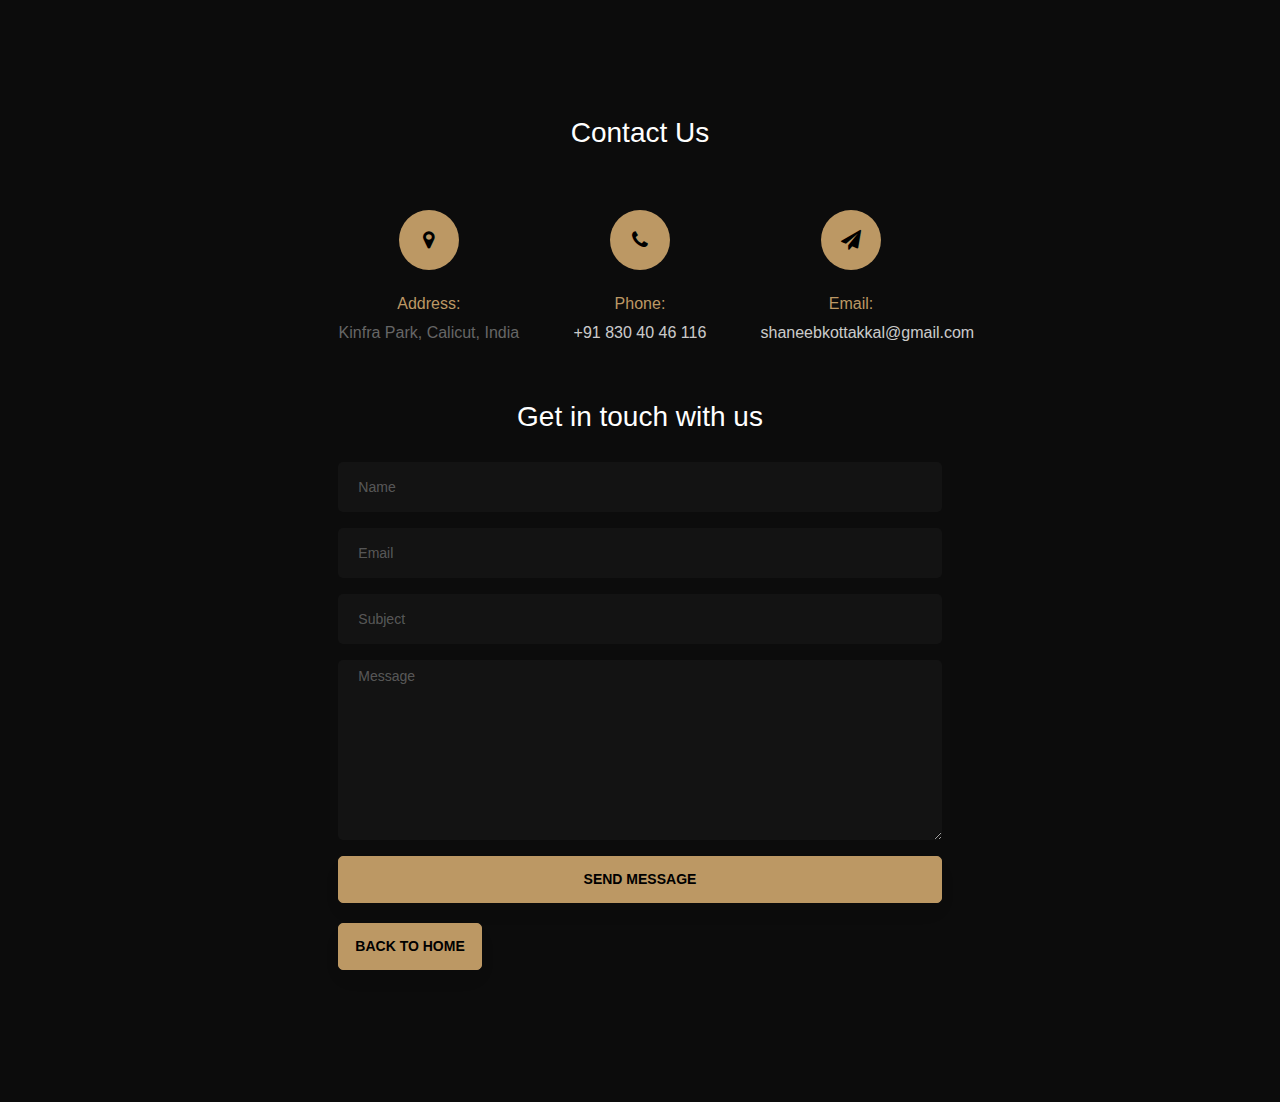
<file: contact.html>
<!doctype html>
<html lang="en">
  <head>
  	<title>Contact</title>
    <meta charset="utf-8">
    <meta name="viewport" content="width=device-width, initial-scale=1, shrink-to-fit=no">

	<link href='https://fonts.googleapis.com/css?family=Roboto:400,100,300,700' rel='stylesheet' type='text/css'>

	<link rel="stylesheet" href="https://stackpath.bootstrapcdn.com/font-awesome/4.7.0/css/font-awesome.min.css">
	<script src="https://ajax.googleapis.com/ajax/libs/jquery/3.5.1/jquery.min.js"></script>

	<link rel="icon" type="image/x-icon" href="assets/images/Shaneeb_c.jpg">

	<link rel="stylesheet" href="css/style.css">
	<!-- <link rel="stylesheet" href="assets/css/style-starter.css"> -->


	</head>
	<body>
		
	<section class="ftco-section">
		<div class="container">
			<div class="row justify-content-center">
				<div class="col-md-6 text-center mb-5">
					<h2 class="heading-section">Contact Us</h2>
				</div>
			</div>
			<div class="row justify-content-center">
				<div class="col-lg-10 col-md-12">
					<div class="wrapper">
						<div class="row justify-content-center">
							<div class="col-lg-8 mb-5">
								<div class="row">
									<div class="col-md-4">
										<div class="dbox w-100 text-center">
					        		<div class="icon d-flex align-items-center justify-content-center">
					        			<span class="fa fa-map-marker"></span>
					        		</div>
					        		<div class="text">
						            <p><span>Address:</span> Kinfra Park, Calicut, India</p>
						          </div>
					          </div>
									</div>
									<div class="col-md-4">
										<div class="dbox w-100 text-center">
					        		<div class="icon d-flex align-items-center justify-content-center">
					        			<span class="fa fa-phone"></span>
					        		</div>
					        		<div class="text">
						            <p><span>Phone:</span> <a href="tel://1234567920">+91 830 40 46 116</a></p>
						          </div>
					          </div>
									</div>
									<div class="col-md-4">
										<div class="dbox w-100 text-center">
					        		<div class="icon d-flex align-items-center justify-content-center">
					        			<span class="fa fa-paper-plane"></span>
					        		</div>
					        		<div class="text">
						            <p><span>Email:</span> <a href="mailto:info@yoursite.com">shaneebkottakkal@gmail.com</a></p>
						          </div>
					          </div>
									</div>
								</div>
							</div>
							<div class="col-lg-8">
								<div class="contact-wrap">
									<h3 class="mb-4 text-center">Get in touch with us</h3>
									<div id="form-message-warning" class="mb-4 w-100 text-center"></div> 
				      		<div id="form-message-success" class="mb-4 w-100 text-center">
				            Your message was sent, thank you!
				      		</div>
									<form  id="submit-form" name="contactForm" class="contactForm">
										<div class="row">
											<div class="col-md-12">
												<div class="form-group">
													<input type="text" class="form-control" name="Name" id="name" placeholder="Name">
												</div>
											</div>
											<div class="col-md-12"> 
												<div class="form-group">
													<input type="email" class="form-control" name="Email" id="email" placeholder="Email">
												</div>
											</div>
											<div class="col-md-12">
												<div class="form-group">
													<input type="text" class="form-control" name="Subject" id="subject" placeholder="Subject">
												</div>
											</div>
											<div class="col-md-12">
												<div class="form-group">
													<textarea name="message" class="form-control" id="Message" cols="30" rows="8" placeholder="Message"></textarea>
												</div>
											</div>
											<div class="col-md-12">
												<div class="form-group">
													<input type="submit" value="Send Message" class="btn btn-primary">
													<div class="submitting"></div>
												</div>
											</div>
										</div>
									</form>
									<div class="d-flex justify-items-center">
									<a href="index.html">
									<button type="button" class="btn btn-primary">Back to home</button>
								</a>
							</div>

								</div>
							</div>
						</div>
					</div>
				</div>
			</div>
		</div>
	</section>
	



	<script>
		$("#submit-form").submit((e)=>{
			e.preventDefault()
			$.ajax({
				url:"https://script.google.com/macros/s/AKfycbwkb-E0u6MHd_vpWWihdDv_v3HDaRUAwb11sWx35BEOEvsbYZEzclXPemix00KD1QhvTw/exec",
				data:$("#submit-form").serialize(),
				method:"post",
				success:function (response){
					alert("Form submitted successfully")
					window.location.reload()
					//window.location.href="https://google.com"
				},
				error:function (err){
					alert("Something Error")
	
				}
			})
		})
	</script>

	<script src="js/jquery.min.js"></script>
  <script src="js/popper.js"></script>
  <script src="js/bootstrap.min.js"></script>
  <script src="js/jquery.validate.min.js"></script>
  <script src="js/main.js"></script>

	</body>
</html>
</file>
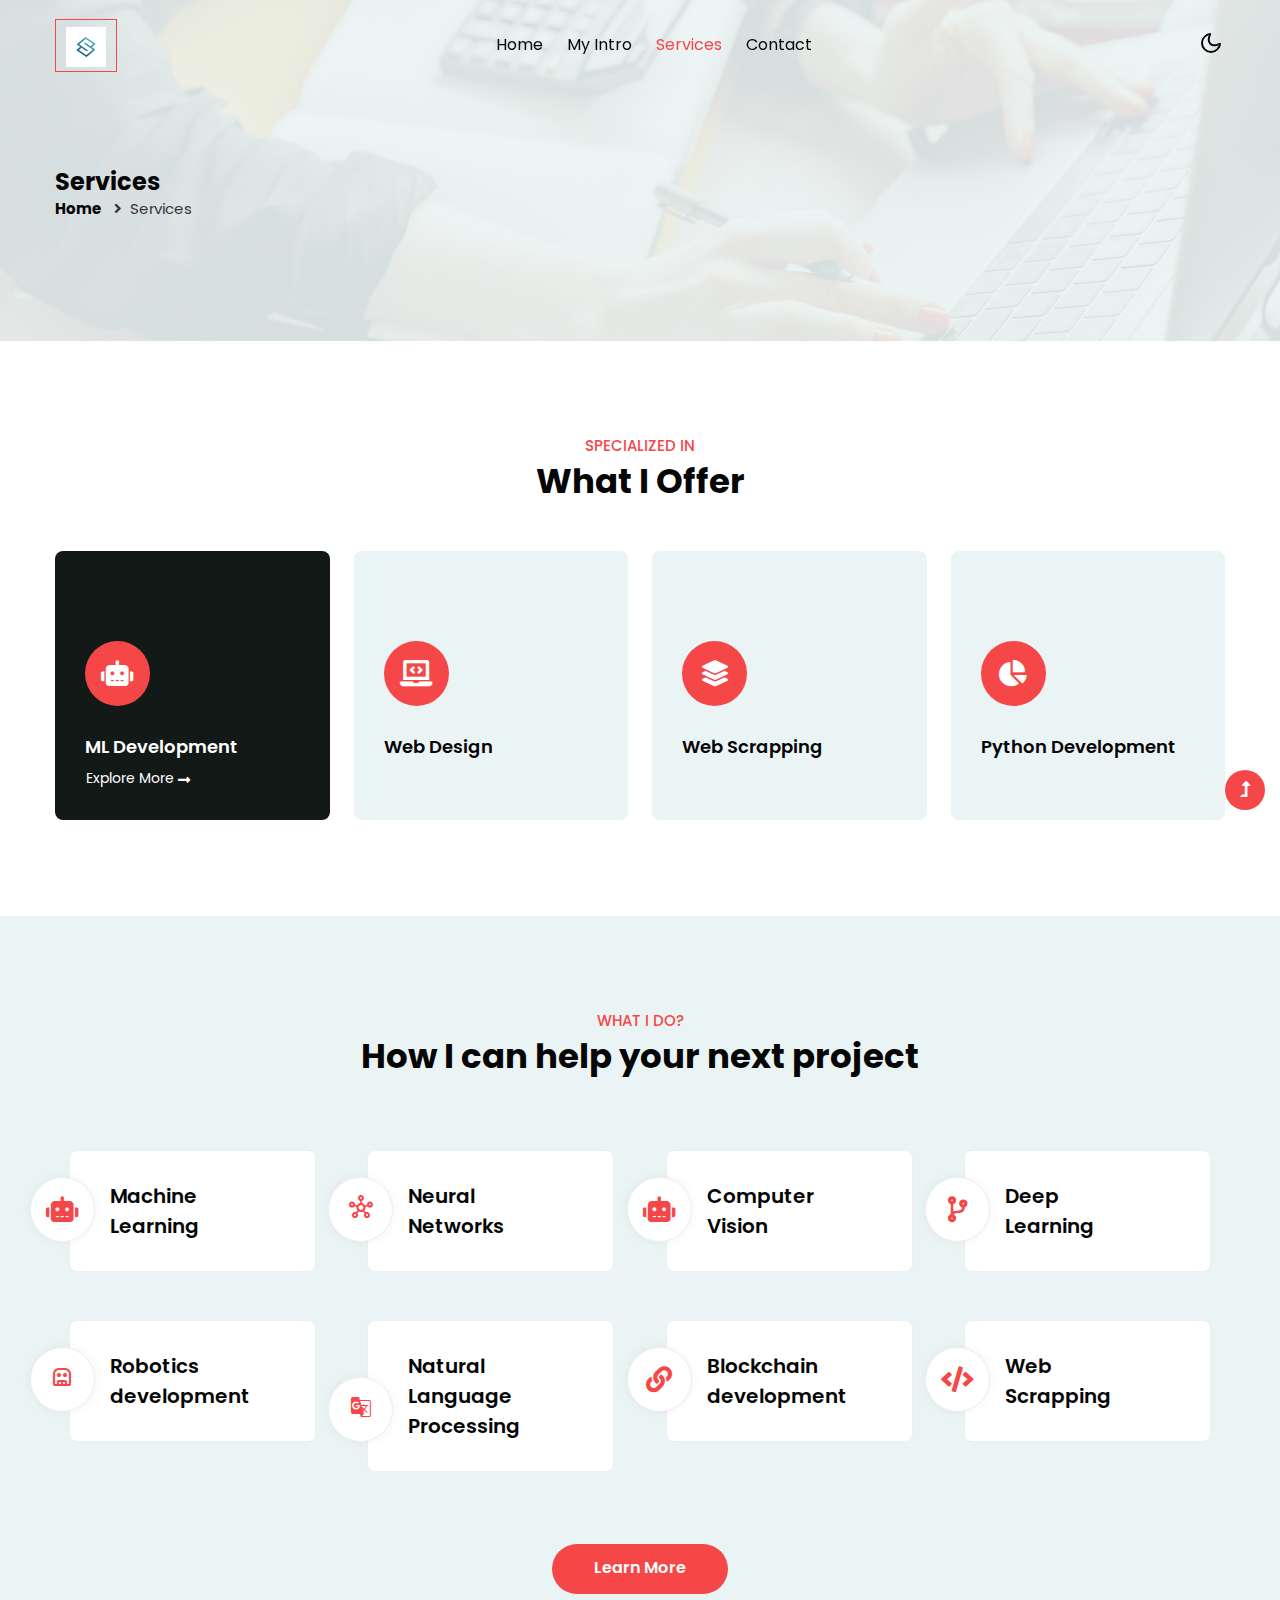
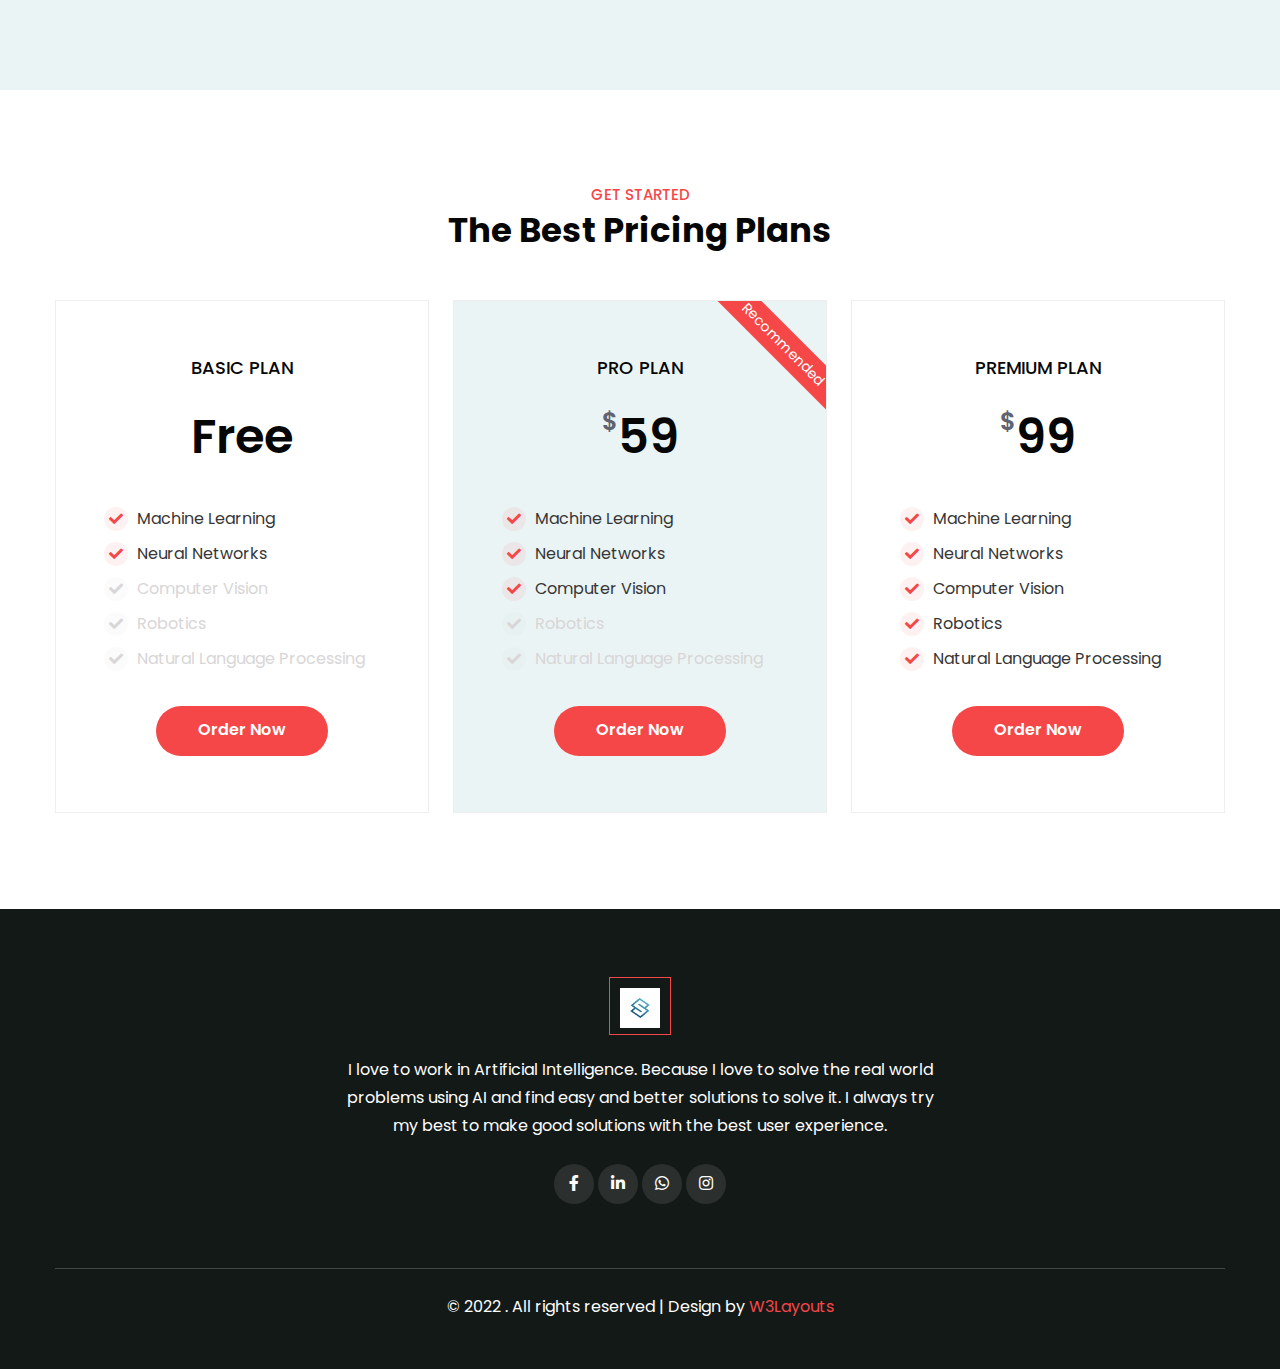
<file: services.html>
<!--
Author: W3layouts
Author URL: http://w3layouts.com
-->
<!doctype html>
<html lang="en">

<head>
    <!-- Required meta tags -->
    <meta charset="utf-8">
    <meta name="viewport" content="width=device-width, initial-scale=1">
    <title>Services</title>
    <!-- google font -->
    <link rel="stylesheet" href="https://fonts.googleapis.com/css2?family=Material+Symbols+Outlined:opsz,wght,FILL,GRAD@48,400,0,0" />

    <link href="//fonts.googleapis.com/css2?family=Poppins:wght@100;200;300;400;500;600;700;800;900&display=swap"
        rel="stylesheet">

    <link rel="icon" type="image/x-icon" href="assets/images/Shaneeb_c.jpg">
    <!-- Template CSS Style link -->
    <link rel="stylesheet" href="assets/css/style-starter.css">
</head>

<body>
    <!-- header -->
    <header id="site-header" class="fixed-top">
        <div class="container">
            <nav class="navbar navbar-expand-lg navbar-light">
                <a class="navbar-brand" href="index.html">
                    <img style="width: 40px;" src="assets/images/Sicon.png" alt="">
                </a>
                <button class="navbar-toggler collapsed" type="button" data-bs-toggle="collapse"
                    data-bs-target="#navbarScroll" aria-controls="navbarScroll" aria-expanded="false"
                    aria-label="Toggle navigation">
                    <span class="navbar-toggler-icon fa icon-expand fa-bars"></span>
                    <span class="navbar-toggler-icon fa icon-close fa-times"></span>
                </button>
                <div class="collapse navbar-collapse" id="navbarScroll">
                    <ul class="navbar-nav mx-auto my-2 my-lg-0 navbar-nav-scroll">
                        <li class="nav-item">
                            <a class="nav-link" aria-current="page" href="index.html">Home</a>
                        </li>
                        <li class="nav-item">
                            <a class="nav-link" href="about.html">My Intro</a>
                        </li>
                        <li class="nav-item">
                            <a class="nav-link active" href="services.html">Services</a>
                        </li>
                        <li class="nav-item">
                            <a class="nav-link" href="contact.html">Contact</a>
                        </li>
                    <!-- </ul>
                    <form action="#search" method="GET" class="d-flex search-header">
                        <input class="form-control" type="search" placeholder="Enter Keyword..." aria-label="Search"
                            required>
                        <button class="btn btn-style" type="submit">Search</button>
                    </form> -->
                </div>
                <!-- toggle switch for light and dark theme -->
                <div class="cont-ser-position">
                    <nav class="navigation">
                        <div class="theme-switch-wrapper">
                            <label class="theme-switch" for="checkbox">
                                <input type="checkbox" id="checkbox">
                                <div class="mode-container">
                                    <i class="gg-sun"></i>
                                    <i class="gg-moon"></i>
                                </div>
                            </label>
                        </div>
                    </nav>
                </div>
                <!-- //toggle switch for light and dark theme -->
            </nav>
        </div>
    </header>
    <!-- //header -->

    <!-- inner banner -->
    <section class="inner-banner py-5">
        <div class="w3l-breadcrumb py-lg-5">
            <div class="container pt-4 pb-sm-4">
                <h4 class="inner-text-title font-weight-bold pt-sm-5 pt-4">Services</h4>
                <ul class="breadcrumbs-custom-path">
                    <li><a href="index.html">Home</a></li>
                    <li class="active"><i class="fas fa-angle-right mx-2"></i>Services</li>
                </ul>
            </div>
        </div>
    </section>
    <!-- //inner banner -->

    <!-- grids section -->
    <section class="w3l-bottom-grids-6 py-5" id="features">
        <div class="container py-md-5 py-4">
            <div class="title-heading-w3 text-center mb-sm-5 mb-4">
                <h5 class="title-small mb-1">specialized In</h5>
                <h3 class="title-style">What I Offer</h3>
            </div>
            <div class="row">
                <div class="col-lg-3 col-md-6 grids-feature">
                    <div class="area-box active">
                        <div class="icon-style">
                            <i class="fas fa-robot"></i>
                        </div>
                        <h4><a href="#feature" class="title-head">ML Development</a></h4>
                        <a href="about.html" class="btn more p-0">Explore More<i
                                class="fas fa-long-arrow-alt-right ms-1"></i></a>
                    </div>
                </div>
                <div class="col-lg-3 col-md-6 grids-feature mt-md-0 mt-4">
                    <div class="area-box">
                        <div class="icon-style">
                            <i class="fas fa-laptop-code"></i>
                        </div>
                        <h4><a href="#feature" class="title-head">Web Design</a></h4>
                        <a href="about.html" class="btn more p-0">Explore More<i
                                class="fas fa-long-arrow-alt-right ms-1"></i></a>
                    </div>
                </div>
                <div class="col-lg-3 col-md-6 grids-feature mt-lg-0 mt-4">
                    <div class="area-box">
                        <div class="icon-style">
                            <i class="fas fa-layer-group"></i>
                        </div>
                        <h4><a href="#feature" class="title-head">Web Scrapping</a></h4>
                        <a href="about.html" class="btn more p-0">Explore More<i
                                class="fas fa-long-arrow-alt-right ms-1"></i></a>
                    </div>
                </div>
                <div class="col-lg-3 col-md-6 grids-feature mt-lg-0 mt-4">
                    <div class="area-box">
                        <div class="icon-style">
                            <i class="fas fa-chart-pie"></i>
                        </div>
                        <h4><a href="#feature" class="title-head">Python Development</a></h4>
                        <a href="about.html" class="btn more p-0">Explore More<i
                                class="fas fa-long-arrow-alt-right ms-1"></i></a>
                    </div>
                </div>
            </div>
        </div>
    </section>
    <!-- //grids section -->

    <!-- service section -->
    <section class="w3l-servicesblock1 py-5" id="services">
        <div class="container py-md-5 py-4">
            <div class="title-heading-w3 text-center mb-sm-5 mb-4">
                <h5 class="title-small mb-1">What i do?</h5>
                <h3 class="title-style">How I can help your next project</h3>
            </div>
            <div class="w3-services-grids py-lg-4">
                <div class="fea-gd-vv row">
                    <div class="col-lg-3 col-md-6">
                        <div class="feature-gd icon-yellow">
                            <div class="icon">
                                <i class="fas fa-robot"></i>
                            </div>
                            <div class="icon-info">
                                <a href="#url">Machine <br> Learning </a>
                            </div>
                        </div>
                    </div>
                    <div class="col-lg-3 col-md-6 mt-md-0 mt-4">
                        <div class="feature-gd icon-vilot">
                            <div class="icon">
                                <span class="material-symbols-outlined">
                                    hub
                                    </span>                            </div>
                            <div class="icon-info">
                                <a href="#url">Neural <br>Networks</a>
                            </div>
                        </div>
                    </div>
                    <div class="col-lg-3 col-md-6 mt-lg-0 mt-md-5 mt-4">
                        <div class="feature-gd icon-blue">
                            <div class="icon">
                                <i class="fas fa-robot"></i>
                            </div>
                            <div class="icon-info">
                                <a href="#url">Computer<br> Vision</a>
                            </div>
                        </div>
                    </div>
                    <div class="col-lg-3 col-md-6 mt-lg-0 mt-md-5 mt-4">
                        <div class="feature-gd icon-red">
                            <div class="icon">
                                <i class=" fas fa-code-branch"></i>
                            </div>
                            <div class="icon-info">
                                <a href="#url">Deep<br> Learning</a>
                            </div>
                        </div>
                    </div>
                    <div class="col-lg-3 col-md-6 mt-md-5 mt-4">
                        <div class="feature-gd icon-light-green">
                            <div class="icon">
                                <span class="material-symbols-outlined">
                                    robot
                                    </span>                            </div>
                            <div class="icon-info">
                                <a href="#url">Robotics<br> development </a>
                            </div>
                        </div>
                    </div>
                    <div class="col-lg-3 col-md-6 mt-md-5 mt-4">
                        <div class="feature-gd icon-light-blue">
                            <div class="icon">
                                <span class="material-symbols-outlined">
                                    g_translate
                                    </span>                            </div>
                            <div class="icon-info">
                                <a href="#url">Natural Language<br> Processing</a>
                            </div>
                        </div>
                    </div>
                    <div class="col-lg-3 col-md-6 mt-md-5 mt-4">
                        <div class="feature-gd icon-dark-green">
                            <div class="icon">
                                <i class="fas fa-link"></i>
                            </div>
                            <div class="icon-info">
                                <a href="#url">Blockchain<br> development</a>
                            </div>
                        </div>
                    </div>
                    <div class="col-lg-3 col-md-6 mt-md-5 mt-4">
                        <div class="feature-gd icon-pink">
                            <div class="icon">
                                <i class="fas fa-code"></i>
                            </div>
                            <div class="icon-info">
                                <a href="#url">Web <br> Scrapping</a>
                            </div>
                        </div>
                    </div>
                </div>
            </div>
            <div class="text-center mt-5">
                <a href="services.html" class="btn btn-style">Learn More</a>
            </div>
        </div>
    </section>
    <!-- //service section -->

    <!-- pricing section -->
    <section class="w3l-pricing py-5">
        <div class="container py-md-5 py-4">
            <div class="title-heading-w3 text-center mb-sm-5 mb-4">
                <h5 class="title-small mb-1">Get Started</h5>
                <h3 class="title-style">The Best Pricing Plans</h3>
            </div>
            <div class="row t-in justify-content-center">
                <div class="col-lg-4 col-md-6 price-main-info">
                    <div class="price-inner card box-shadow">

                        <div class="card-body">
                            <h4 class="text-uppercase text-center mb-3">Basic Plan</h4>
                            <h5 class="card-title pricing-card-title">
                                Free
                            </h5>
                            <ul class="list-unstyled mt-3 mb-4">
                                <li> <span class="fa fa-check"></span> Machine Learning</li>
                                <li> <span class="fa fa-check"></span> Neural Networks</li>
                                <li class="disable"> <span class="fa fa-check"></span> Computer Vision</li>
                                <li class="disable"> <span class="fa fa-check"></span> Robotics</li>
                                <li class="disable"> <span class="fa fa-check"></span>  Natural Language Processing</li>
                            </ul>
                            <div class="read-more mt-4 pt-lg-2 text-center">
                                <a href="contact.html" class="btn btn-style"> Order Now</a>
                            </div>
                        </div>
                    </div>
                </div>
                <div class="col-lg-4 col-md-6 price-main-info mt-md-0 mt-4">
                    <div class="price-inner card box-shadow active">

                        <div class="card-body">
                            <label class="price-label">Recommended</label>
                            <h4 class="text-uppercase text-center mb-3">Pro Plan</h4>
                            <h5 class="card-title pricing-card-title">
                                <span class="align-top">$</span>59

                            </h5>
                            <ul class="list-unstyled mt-3 mb-4">
                                <li> <span class="fa fa-check"></span> Machine Learning</li>
                                <li> <span class="fa fa-check"></span> Neural Networks</li>
                                <li> <span class="fa fa-check"></span> Computer Vision</li>
                                <li class="disable"> <span class="fa fa-check"></span> Robotics</li>
                                <li class="disable"> <span class="fa fa-check"></span> Natural Language Processing</li>
                            </ul>
                            <div class="read-more mt-4 pt-lg-2 text-center">
                                <a href="contact.html" class="btn btn-style"> Order Now</a>
                            </div>
                        </div>
                    </div>
                </div>
                <div class="col-lg-4 col-md-6 price-main-info mt-lg-0 mt-4">
                    <div class="price-inner card box-shadow">

                        <div class="card-body">
                            <h4 class="text-uppercase text-center mb-3">Premium Plan</h4>
                            <h5 class="card-title pricing-card-title">
                                <span class="align-top">$</span>99
                            </h5>
                            <ul class="list-unstyled mt-3 mb-4">
                                <li> <span class="fa fa-check"></span> Machine Learning</li>
                                <li> <span class="fa fa-check"></span> Neural Networks</li>
                                <li> <span class="fa fa-check"></span> Computer Vision</li>
                                <li> <span class="fa fa-check"></span> Robotics</li>
                                <li> <span class="fa fa-check"></span> Natural Language Processing</li>
                            </ul>
                            <div class="read-more mt-4 pt-lg-2 text-center">
                                <a href="contact.html" class="btn btn-style"> Order Now</a>
                            </div>
                        </div>
                    </div>
                </div>
            </div>
        </div>
    </section>
    <!-- //pricing section -->

    <!-- footer -->
    <footer class="footer-w3ls text-center py-5">
        <div class="container pt-4">
            <div class="mx-auto" style="max-width:600px;">
                <a href="index.html" class="footer-logo py-1">
                    <img style="width: 40px;" src="assets/images/Sicon.png" alt="">
                </a>
                <p class="mt-4 text-white">I love to work in Artificial Intelligence. Because I love to solve the real world problems using AI and find easy and better solutions to solve it. I always try my best to make good solutions with the best user experience.</p>
                <div class="social-icons-main mt-4 pb-3">
                    <ul class="social-icons3">
                        <li>
                            <a href="https://www.facebook.com/profile.php?id=100005650336967">
                                <i class="fab fa-facebook-f"></i>
                            </a>
                        </li>
                        
                        <li>
                            <a href="https://www.linkedin.com/in/shaneeb-botit-12bb44227/">
                                <i class="fab fa-linkedin-in"></i>
                            </a>
                        </li>
                        <li>
                            <a href="https://wa.me/+918304046116?text=Hai shaneeb">
                                <i class="fab fa-whatsapp"></i>
                            </a>
                        </li>
                        
                        <li>
                            <a href="https://www.instagram.com/mohammedshaneeb.ai/">
                                <i class="fab fa-instagram"></i>
                            </a>
                        </li>
                    </ul>
                </div>
            </div>
            <!-- copyright -->
            <p class="copy-right-w3 text-white mt-5 pt-4">© 2022 . All rights reserved | Design by
                <a href="http://w3layouts.com" target="_blank"> W3Layouts</a>
            </p>
        </div>
    </footer>
    <!-- //footer -->

    <!-- Js scripts -->
    <!-- move top -->
    <button onclick="topFunction()" id="movetop" title="Go to top">
        <span class="fas fa-level-up-alt" aria-hidden="true"></span>
    </button>
    <script>
        // When the user scrolls down 20px from the top of the document, show the button
        window.onscroll = function () {
            scrollFunction()
        };

        function scrollFunction() {
            if (document.body.scrollTop > 20 || document.documentElement.scrollTop > 20) {
                document.getElementById("movetop").style.display = "block";
            } else {
                document.getElementById("movetop").style.display = "none";
            }
        }

        // When the user clicks on the button, scroll to the top of the document
        function topFunction() {
            document.body.scrollTop = 0;
            document.documentElement.scrollTop = 0;
        }
    </script>
    <!-- //move top -->

    <!-- common jquery plugin -->
    <script src="assets/js/jquery-3.3.1.min.js"></script>
    <!-- //common jquery plugin -->

    <!-- theme switch js (light and dark)-->
    <script src="assets/js/theme-change.js"></script>
    <!-- //theme switch js (light and dark)-->

    <!-- MENU-JS -->
    <script>
        $(window).on("scroll", function () {
            var scroll = $(window).scrollTop();

            if (scroll >= 80) {
                $("#site-header").addClass("nav-fixed");
            } else {
                $("#site-header").removeClass("nav-fixed");
            }
        });

        //Main navigation Active Class Add Remove
        $(".navbar-toggler").on("click", function () {
            $("header").toggleClass("active");
        });
        $(document).on("ready", function () {
            if ($(window).width() > 991) {
                $("header").removeClass("active");
            }
            $(window).on("resize", function () {
                if ($(window).width() > 991) {
                    $("header").removeClass("active");
                }
            });
        });
    </script>
    <!-- //MENU-JS -->

    <!-- disable body scroll which navbar is in active -->
    <script>
        $(function () {
            $('.navbar-toggler').click(function () {
                $('body').toggleClass('noscroll');
            })
        });
    </script>
    <!-- //disable body scroll which navbar is in active -->

    <!-- bootstrap -->
    <script src="assets/js/bootstrap.min.js"></script>
    <!-- //bootstrap -->
    <!-- //Js scripts -->
</body>

</html>
</file>
<file: assets/css/style-starter.css>
@charset "UTF-8";

/*--
Author: W3layouts
Author URL: http://w3layouts.com
--*/
/*!
 * Bootstrap v5.0.1 (https://getbootstrap.com/)
 * Copyright 2011-2021 The Bootstrap Authors
 * Copyright 2011-2021 Twitter, Inc.
 * Licensed under MIT (https://github.com/twbs/bootstrap/blob/main/LICENSE)
 */
:root {
  --bs-blue: #0d6efd;
  --bs-indigo: #6610f2;
  --bs-purple: #6f42c1;
  --bs-pink: #d63384;
  --bs-red: #dc3545;
  --bs-orange: #fd7e14;
  --bs-yellow: #ffc107;
  --bs-green: #198754;
  --bs-teal: #20c997;
  --bs-cyan: #0dcaf0;
  --bs-white: #fff;
  --bs-gray: #6c757d;
  --bs-gray-dark: #343a40;
  --bs-primary: #0d6efd;
  --bs-secondary: #6c757d;
  --bs-success: #198754;
  --bs-info: #0dcaf0;
  --bs-warning: #ffc107;
  --bs-danger: #dc3545;
  --bs-light: #f8f9fa;
  --bs-dark: #212529;
  --bs-font-sans-serif: system-ui, -apple-system, "Segoe UI", Roboto, "Helvetica Neue", Arial, "Noto Sans", "Liberation Sans", sans-serif, "Apple Color Emoji", "Segoe UI Emoji", "Segoe UI Symbol", "Noto Color Emoji";
  --bs-font-monospace: SFMono-Regular, Menlo, Monaco, Consolas, "Liberation Mono", "Courier New", monospace;
  --bs-gradient: linear-gradient(180deg, rgba(255, 255, 255, 0.15), rgba(255, 255, 255, 0));
}

*,
*::before,
*::after {
  box-sizing: border-box;
}

@media (prefers-reduced-motion: no-preference) {
  :root {
    scroll-behavior: smooth;
  }
}

body {
  margin: 0;
  font-family: var(--bs-font-sans-serif);
  font-size: 1rem;
  font-weight: 400;
  line-height: 1.5;
  color: #212529;
  background-color: #fff;
  -webkit-text-size-adjust: 100%;
  -webkit-tap-highlight-color: rgba(0, 0, 0, 0);
}

hr {
  margin: 1rem 0;
  color: inherit;
  background-color: currentColor;
  border: 0;
  opacity: 0.25;
}

hr:not([size]) {
  height: 1px;
}

h6,
.h6,
h5,
.h5,
h4,
.h4,
h3,
.h3,
h2,
.h2,
h1,
.h1 {
  margin-top: 0;
  margin-bottom: 0.5rem;
  font-weight: 500;
  line-height: 1.2;
}

h1,
.h1 {
  font-size: calc(1.375rem + 1.5vw);
}

@media (min-width: 1200px) {

  h1,
  .h1 {
    font-size: 2.5rem;
  }
}

h2,
.h2 {
  font-size: calc(1.325rem + 0.9vw);
}

@media (min-width: 1200px) {

  h2,
  .h2 {
    font-size: 2rem;
  }
}

h3,
.h3 {
  font-size: calc(1.3rem + 0.6vw);
}

@media (min-width: 1200px) {

  h3,
  .h3 {
    font-size: 1.75rem;
  }
}

h4,
.h4 {
  font-size: calc(1.275rem + 0.3vw);
}

@media (min-width: 1200px) {

  h4,
  .h4 {
    font-size: 1.5rem;
  }
}

h5,
.h5 {
  font-size: 1.25rem;
}

h6,
.h6 {
  font-size: 1rem;
}

p {
  margin-top: 0;
  margin-bottom: 1rem;
}

abbr[title],
abbr[data-bs-original-title] {
  -webkit-text-decoration: underline dotted;
  text-decoration: underline dotted;
  cursor: help;
  -webkit-text-decoration-skip-ink: none;
  text-decoration-skip-ink: none;
}

address {
  margin-bottom: 1rem;
  font-style: normal;
  line-height: inherit;
}

ol,
ul {
  padding-left: 2rem;
}

ol,
ul,
dl {
  margin-top: 0;
  margin-bottom: 1rem;
}

ol ol,
ul ul,
ol ul,
ul ol {
  margin-bottom: 0;
}

dt {
  font-weight: 700;
}

dd {
  margin-bottom: 0.5rem;
  margin-left: 0;
}

blockquote {
  margin: 0 0 1rem;
}

b,
strong {
  font-weight: bolder;
}

small,
.small {
  font-size: 0.875em;
}

mark,
.mark {
  padding: 0.2em;
  background-color: #fcf8e3;
}

sub,
sup {
  position: relative;
  font-size: 0.75em;
  line-height: 0;
  vertical-align: baseline;
}

sub {
  bottom: -0.25em;
}

sup {
  top: -0.5em;
}

a {
  color: #0d6efd;
  text-decoration: underline;
}

a:hover {
  color: #0a58ca;
}

a:not([href]):not([class]),
a:not([href]):not([class]):hover {
  color: inherit;
  text-decoration: none;
}

pre,
code,
kbd,
samp {
  font-family: var(--bs-font-monospace);
  font-size: 1em;
  direction: ltr
    /* rtl:ignore */
  ;
  unicode-bidi: bidi-override;
}

pre {
  display: block;
  margin-top: 0;
  margin-bottom: 1rem;
  overflow: auto;
  font-size: 0.875em;
}

pre code {
  font-size: inherit;
  color: inherit;
  word-break: normal;
}

code {
  font-size: 0.875em;
  color: #d63384;
  word-wrap: break-word;
}

a>code {
  color: inherit;
}

kbd {
  padding: 0.2rem 0.4rem;
  font-size: 0.875em;
  color: #fff;
  background-color: #212529;
  border-radius: 0.2rem;
}

kbd kbd {
  padding: 0;
  font-size: 1em;
  font-weight: 700;
}

figure {
  margin: 0 0 1rem;
}

img,
svg {
  vertical-align: middle;
}

table {
  caption-side: bottom;
  border-collapse: collapse;
}

caption {
  padding-top: 0.5rem;
  padding-bottom: 0.5rem;
  color: #6c757d;
  text-align: left;
}

th {
  text-align: inherit;
  text-align: -webkit-match-parent;
}

thead,
tbody,
tfoot,
tr,
td,
th {
  border-color: inherit;
  border-style: solid;
  border-width: 0;
}

label {
  display: inline-block;
}

button {
  border-radius: 0;
}

button:focus:not(:focus-visible) {
  outline: 0;
}

input,
button,
select,
optgroup,
textarea {
  margin: 0;
  font-family: inherit;
  font-size: inherit;
  line-height: inherit;
}

button,
select {
  text-transform: none;
}

[role=button] {
  cursor: pointer;
}

select {
  word-wrap: normal;
}

select:disabled {
  opacity: 1;
}

[list]::-webkit-calendar-picker-indicator {
  display: none;
}

button,
[type=button],
[type=reset],
[type=submit] {
  -webkit-appearance: button;
}

button:not(:disabled),
[type=button]:not(:disabled),
[type=reset]:not(:disabled),
[type=submit]:not(:disabled) {
  cursor: pointer;
}

::-moz-focus-inner {
  padding: 0;
  border-style: none;
}

textarea {
  resize: vertical;
}

fieldset {
  min-width: 0;
  padding: 0;
  margin: 0;
  border: 0;
}

legend {
  float: left;
  width: 100%;
  padding: 0;
  margin-bottom: 0.5rem;
  font-size: calc(1.275rem + 0.3vw);
  line-height: inherit;
}

@media (min-width: 1200px) {
  legend {
    font-size: 1.5rem;
  }
}

legend+* {
  clear: left;
}

::-webkit-datetime-edit-fields-wrapper,
::-webkit-datetime-edit-text,
::-webkit-datetime-edit-minute,
::-webkit-datetime-edit-hour-field,
::-webkit-datetime-edit-day-field,
::-webkit-datetime-edit-month-field,
::-webkit-datetime-edit-year-field {
  padding: 0;
}

::-webkit-inner-spin-button {
  height: auto;
}

[type=search] {
  outline-offset: -2px;
  -webkit-appearance: textfield;
}

/* rtl:raw:
[type="tel"],
[type="url"],
[type="email"],
[type="number"] {
  direction: ltr;
}
*/
::-webkit-search-decoration {
  -webkit-appearance: none;
}

::-webkit-color-swatch-wrapper {
  padding: 0;
}

::file-selector-button {
  font: inherit;
}

::-webkit-file-upload-button {
  font: inherit;
  -webkit-appearance: button;
}

output {
  display: inline-block;
}

iframe {
  border: 0;
}

summary {
  display: list-item;
  cursor: pointer;
}

progress {
  vertical-align: baseline;
}

[hidden] {
  display: none !important;
}

.lead {
  font-size: 1.25rem;
  font-weight: 300;
}

.display-1 {
  font-size: calc(1.625rem + 4.5vw);
  font-weight: 300;
  line-height: 1.2;
}

@media (min-width: 1200px) {
  .display-1 {
    font-size: 5rem;
  }
}

.display-2 {
  font-size: calc(1.575rem + 3.9vw);
  font-weight: 300;
  line-height: 1.2;
}

@media (min-width: 1200px) {
  .display-2 {
    font-size: 4.5rem;
  }
}

.display-3 {
  font-size: calc(1.525rem + 3.3vw);
  font-weight: 300;
  line-height: 1.2;
}

@media (min-width: 1200px) {
  .display-3 {
    font-size: 4rem;
  }
}

.display-4 {
  font-size: calc(1.475rem + 2.7vw);
  font-weight: 300;
  line-height: 1.2;
}

@media (min-width: 1200px) {
  .display-4 {
    font-size: 3.5rem;
  }
}

.display-5 {
  font-size: calc(1.425rem + 2.1vw);
  font-weight: 300;
  line-height: 1.2;
}

@media (min-width: 1200px) {
  .display-5 {
    font-size: 3rem;
  }
}

.display-6 {
  font-size: calc(1.375rem + 1.5vw);
  font-weight: 300;
  line-height: 1.2;
}

@media (min-width: 1200px) {
  .display-6 {
    font-size: 2.5rem;
  }
}

.list-unstyled {
  padding-left: 0;
  list-style: none;
}

.list-inline {
  padding-left: 0;
  list-style: none;
}

.list-inline-item {
  display: inline-block;
}

.list-inline-item:not(:last-child) {
  margin-right: 0.5rem;
}

.initialism {
  font-size: 0.875em;
  text-transform: uppercase;
}

.blockquote {
  margin-bottom: 1rem;
  font-size: 1.25rem;
}

.blockquote> :last-child {
  margin-bottom: 0;
}

.blockquote-footer {
  margin-top: -1rem;
  margin-bottom: 1rem;
  font-size: 0.875em;
  color: #6c757d;
}

.blockquote-footer::before {
  content: "— ";
}

.img-fluid {
  max-width: 100%;
  height: auto;
}

.img-thumbnail {
  padding: 0.25rem;
  background-color: #fff;
  border: 1px solid #dee2e6;
  border-radius: 0.25rem;
  max-width: 100%;
  height: auto;
}

.figure {
  display: inline-block;
}

.figure-img {
  margin-bottom: 0.5rem;
  line-height: 1;
}

.figure-caption {
  font-size: 0.875em;
  color: #6c757d;
}

.container,
.container-fluid,
.container-xxl,
.container-xl,
.container-lg,
.container-md,
.container-sm {
  width: 100%;
  padding-right: var(--bs-gutter-x, 0.75rem);
  padding-left: var(--bs-gutter-x, 0.75rem);
  margin-right: auto;
  margin-left: auto;
}

@media (min-width: 576px) {

  .container-sm,
  .container {
    max-width: 540px;
  }
}

@media (min-width: 768px) {

  .container-md,
  .container-sm,
  .container {
    max-width: 720px;
  }
}

@media (min-width: 992px) {

  .container-lg,
  .container-md,
  .container-sm,
  .container {
    max-width: 960px;
  }
}

@media (min-width: 1200px) {

  .container-xl,
  .container-lg,
  .container-md,
  .container-sm,
  .container {
    max-width: 1140px;
  }
}

@media (min-width: 1400px) {

  .container-xxl,
  .container-xl,
  .container-lg,
  .container-md,
  .container-sm,
  .container {
    max-width: 1320px;
  }
}

.row {
  --bs-gutter-x: 1.5rem;
  --bs-gutter-y: 0;
  display: flex;
  flex-wrap: wrap;
  margin-top: calc(var(--bs-gutter-y) * -1);
  margin-right: calc(var(--bs-gutter-x) / -2);
  margin-left: calc(var(--bs-gutter-x) / -2);
}

.row>* {
  flex-shrink: 0;
  width: 100%;
  max-width: 100%;
  padding-right: calc(var(--bs-gutter-x) / 2);
  padding-left: calc(var(--bs-gutter-x) / 2);
  margin-top: var(--bs-gutter-y);
}

.col {
  flex: 1 0 0%;
}

.row-cols-auto>* {
  flex: 0 0 auto;
  width: auto;
}

.row-cols-1>* {
  flex: 0 0 auto;
  width: 100%;
}

.row-cols-2>* {
  flex: 0 0 auto;
  width: 50%;
}

.row-cols-3>* {
  flex: 0 0 auto;
  width: 33.3333333333%;
}

.row-cols-4>* {
  flex: 0 0 auto;
  width: 25%;
}

.row-cols-5>* {
  flex: 0 0 auto;
  width: 20%;
}

.row-cols-6>* {
  flex: 0 0 auto;
  width: 16.6666666667%;
}

.col-auto {
  flex: 0 0 auto;
  width: auto;
}

.col-1 {
  flex: 0 0 auto;
  width: 8.3333333333%;
}

.col-2 {
  flex: 0 0 auto;
  width: 16.6666666667%;
}

.col-3 {
  flex: 0 0 auto;
  width: 25%;
}

.col-4 {
  flex: 0 0 auto;
  width: 33.3333333333%;
}

.col-5 {
  flex: 0 0 auto;
  width: 41.6666666667%;
}

.col-6 {
  flex: 0 0 auto;
  width: 50%;
}

.col-7 {
  flex: 0 0 auto;
  width: 58.3333333333%;
}

.col-8 {
  flex: 0 0 auto;
  width: 66.6666666667%;
}

.col-9 {
  flex: 0 0 auto;
  width: 75%;
}

.col-10 {
  flex: 0 0 auto;
  width: 83.3333333333%;
}

.col-11 {
  flex: 0 0 auto;
  width: 91.6666666667%;
}

.col-12 {
  flex: 0 0 auto;
  width: 100%;
}

.offset-1 {
  margin-left: 8.3333333333%;
}

.offset-2 {
  margin-left: 16.6666666667%;
}

.offset-3 {
  margin-left: 25%;
}

.offset-4 {
  margin-left: 33.3333333333%;
}

.offset-5 {
  margin-left: 41.6666666667%;
}

.offset-6 {
  margin-left: 50%;
}

.offset-7 {
  margin-left: 58.3333333333%;
}

.offset-8 {
  margin-left: 66.6666666667%;
}

.offset-9 {
  margin-left: 75%;
}

.offset-10 {
  margin-left: 83.3333333333%;
}

.offset-11 {
  margin-left: 91.6666666667%;
}

.g-0,
.gx-0 {
  --bs-gutter-x: 0;
}

.g-0,
.gy-0 {
  --bs-gutter-y: 0;
}

.g-1,
.gx-1 {
  --bs-gutter-x: 0.25rem;
}

.g-1,
.gy-1 {
  --bs-gutter-y: 0.25rem;
}

.g-2,
.gx-2 {
  --bs-gutter-x: 0.5rem;
}

.g-2,
.gy-2 {
  --bs-gutter-y: 0.5rem;
}

.g-3,
.gx-3 {
  --bs-gutter-x: 1rem;
}

.g-3,
.gy-3 {
  --bs-gutter-y: 1rem;
}

.g-4,
.gx-4 {
  --bs-gutter-x: 1.5rem;
}

.g-4,
.gy-4 {
  --bs-gutter-y: 1.5rem;
}

.g-5,
.gx-5 {
  --bs-gutter-x: 3rem;
}

.g-5,
.gy-5 {
  --bs-gutter-y: 3rem;
}

@media (min-width: 576px) {
  .col-sm {
    flex: 1 0 0%;
  }

  .row-cols-sm-auto>* {
    flex: 0 0 auto;
    width: auto;
  }

  .row-cols-sm-1>* {
    flex: 0 0 auto;
    width: 100%;
  }

  .row-cols-sm-2>* {
    flex: 0 0 auto;
    width: 50%;
  }

  .row-cols-sm-3>* {
    flex: 0 0 auto;
    width: 33.3333333333%;
  }

  .row-cols-sm-4>* {
    flex: 0 0 auto;
    width: 25%;
  }

  .row-cols-sm-5>* {
    flex: 0 0 auto;
    width: 20%;
  }

  .row-cols-sm-6>* {
    flex: 0 0 auto;
    width: 16.6666666667%;
  }

  .col-sm-auto {
    flex: 0 0 auto;
    width: auto;
  }

  .col-sm-1 {
    flex: 0 0 auto;
    width: 8.3333333333%;
  }

  .col-sm-2 {
    flex: 0 0 auto;
    width: 16.6666666667%;
  }

  .col-sm-3 {
    flex: 0 0 auto;
    width: 25%;
  }

  .col-sm-4 {
    flex: 0 0 auto;
    width: 33.3333333333%;
  }

  .col-sm-5 {
    flex: 0 0 auto;
    width: 41.6666666667%;
  }

  .col-sm-6 {
    flex: 0 0 auto;
    width: 50%;
  }

  .col-sm-7 {
    flex: 0 0 auto;
    width: 58.3333333333%;
  }

  .col-sm-8 {
    flex: 0 0 auto;
    width: 66.6666666667%;
  }

  .col-sm-9 {
    flex: 0 0 auto;
    width: 75%;
  }

  .col-sm-10 {
    flex: 0 0 auto;
    width: 83.3333333333%;
  }

  .col-sm-11 {
    flex: 0 0 auto;
    width: 91.6666666667%;
  }

  .col-sm-12 {
    flex: 0 0 auto;
    width: 100%;
  }

  .offset-sm-0 {
    margin-left: 0;
  }

  .offset-sm-1 {
    margin-left: 8.3333333333%;
  }

  .offset-sm-2 {
    margin-left: 16.6666666667%;
  }

  .offset-sm-3 {
    margin-left: 25%;
  }

  .offset-sm-4 {
    margin-left: 33.3333333333%;
  }

  .offset-sm-5 {
    margin-left: 41.6666666667%;
  }

  .offset-sm-6 {
    margin-left: 50%;
  }

  .offset-sm-7 {
    margin-left: 58.3333333333%;
  }

  .offset-sm-8 {
    margin-left: 66.6666666667%;
  }

  .offset-sm-9 {
    margin-left: 75%;
  }

  .offset-sm-10 {
    margin-left: 83.3333333333%;
  }

  .offset-sm-11 {
    margin-left: 91.6666666667%;
  }

  .g-sm-0,
  .gx-sm-0 {
    --bs-gutter-x: 0;
  }

  .g-sm-0,
  .gy-sm-0 {
    --bs-gutter-y: 0;
  }

  .g-sm-1,
  .gx-sm-1 {
    --bs-gutter-x: 0.25rem;
  }

  .g-sm-1,
  .gy-sm-1 {
    --bs-gutter-y: 0.25rem;
  }

  .g-sm-2,
  .gx-sm-2 {
    --bs-gutter-x: 0.5rem;
  }

  .g-sm-2,
  .gy-sm-2 {
    --bs-gutter-y: 0.5rem;
  }

  .g-sm-3,
  .gx-sm-3 {
    --bs-gutter-x: 1rem;
  }

  .g-sm-3,
  .gy-sm-3 {
    --bs-gutter-y: 1rem;
  }

  .g-sm-4,
  .gx-sm-4 {
    --bs-gutter-x: 1.5rem;
  }

  .g-sm-4,
  .gy-sm-4 {
    --bs-gutter-y: 1.5rem;
  }

  .g-sm-5,
  .gx-sm-5 {
    --bs-gutter-x: 3rem;
  }

  .g-sm-5,
  .gy-sm-5 {
    --bs-gutter-y: 3rem;
  }
}

@media (min-width: 768px) {
  .col-md {
    flex: 1 0 0%;
  }

  .row-cols-md-auto>* {
    flex: 0 0 auto;
    width: auto;
  }

  .row-cols-md-1>* {
    flex: 0 0 auto;
    width: 100%;
  }

  .row-cols-md-2>* {
    flex: 0 0 auto;
    width: 50%;
  }

  .row-cols-md-3>* {
    flex: 0 0 auto;
    width: 33.3333333333%;
  }

  .row-cols-md-4>* {
    flex: 0 0 auto;
    width: 25%;
  }

  .row-cols-md-5>* {
    flex: 0 0 auto;
    width: 20%;
  }

  .row-cols-md-6>* {
    flex: 0 0 auto;
    width: 16.6666666667%;
  }

  .col-md-auto {
    flex: 0 0 auto;
    width: auto;
  }

  .col-md-1 {
    flex: 0 0 auto;
    width: 8.3333333333%;
  }

  .col-md-2 {
    flex: 0 0 auto;
    width: 16.6666666667%;
  }

  .col-md-3 {
    flex: 0 0 auto;
    width: 25%;
  }

  .col-md-4 {
    flex: 0 0 auto;
    width: 33.3333333333%;
  }

  .col-md-5 {
    flex: 0 0 auto;
    width: 41.6666666667%;
  }

  .col-md-6 {
    flex: 0 0 auto;
    width: 50%;
  }

  .col-md-7 {
    flex: 0 0 auto;
    width: 58.3333333333%;
  }

  .col-md-8 {
    flex: 0 0 auto;
    width: 66.6666666667%;
  }

  .col-md-9 {
    flex: 0 0 auto;
    width: 75%;
  }

  .col-md-10 {
    flex: 0 0 auto;
    width: 83.3333333333%;
  }

  .col-md-11 {
    flex: 0 0 auto;
    width: 91.6666666667%;
  }

  .col-md-12 {
    flex: 0 0 auto;
    width: 100%;
  }

  .offset-md-0 {
    margin-left: 0;
  }

  .offset-md-1 {
    margin-left: 8.3333333333%;
  }

  .offset-md-2 {
    margin-left: 16.6666666667%;
  }

  .offset-md-3 {
    margin-left: 25%;
  }

  .offset-md-4 {
    margin-left: 33.3333333333%;
  }

  .offset-md-5 {
    margin-left: 41.6666666667%;
  }

  .offset-md-6 {
    margin-left: 50%;
  }

  .offset-md-7 {
    margin-left: 58.3333333333%;
  }

  .offset-md-8 {
    margin-left: 66.6666666667%;
  }

  .offset-md-9 {
    margin-left: 75%;
  }

  .offset-md-10 {
    margin-left: 83.3333333333%;
  }

  .offset-md-11 {
    margin-left: 91.6666666667%;
  }

  .g-md-0,
  .gx-md-0 {
    --bs-gutter-x: 0;
  }

  .g-md-0,
  .gy-md-0 {
    --bs-gutter-y: 0;
  }

  .g-md-1,
  .gx-md-1 {
    --bs-gutter-x: 0.25rem;
  }

  .g-md-1,
  .gy-md-1 {
    --bs-gutter-y: 0.25rem;
  }

  .g-md-2,
  .gx-md-2 {
    --bs-gutter-x: 0.5rem;
  }

  .g-md-2,
  .gy-md-2 {
    --bs-gutter-y: 0.5rem;
  }

  .g-md-3,
  .gx-md-3 {
    --bs-gutter-x: 1rem;
  }

  .g-md-3,
  .gy-md-3 {
    --bs-gutter-y: 1rem;
  }

  .g-md-4,
  .gx-md-4 {
    --bs-gutter-x: 1.5rem;
  }

  .g-md-4,
  .gy-md-4 {
    --bs-gutter-y: 1.5rem;
  }

  .g-md-5,
  .gx-md-5 {
    --bs-gutter-x: 3rem;
  }

  .g-md-5,
  .gy-md-5 {
    --bs-gutter-y: 3rem;
  }
}

@media (min-width: 992px) {
  .col-lg {
    flex: 1 0 0%;
  }

  .row-cols-lg-auto>* {
    flex: 0 0 auto;
    width: auto;
  }

  .row-cols-lg-1>* {
    flex: 0 0 auto;
    width: 100%;
  }

  .row-cols-lg-2>* {
    flex: 0 0 auto;
    width: 50%;
  }

  .row-cols-lg-3>* {
    flex: 0 0 auto;
    width: 33.3333333333%;
  }

  .row-cols-lg-4>* {
    flex: 0 0 auto;
    width: 25%;
  }

  .row-cols-lg-5>* {
    flex: 0 0 auto;
    width: 20%;
  }

  .row-cols-lg-6>* {
    flex: 0 0 auto;
    width: 16.6666666667%;
  }

  .col-lg-auto {
    flex: 0 0 auto;
    width: auto;
  }

  .col-lg-1 {
    flex: 0 0 auto;
    width: 8.3333333333%;
  }

  .col-lg-2 {
    flex: 0 0 auto;
    width: 16.6666666667%;
  }

  .col-lg-3 {
    flex: 0 0 auto;
    width: 25%;
  }

  .col-lg-4 {
    flex: 0 0 auto;
    width: 33.3333333333%;
  }

  .col-lg-5 {
    flex: 0 0 auto;
    width: 41.6666666667%;
  }

  .col-lg-6 {
    flex: 0 0 auto;
    width: 50%;
  }

  .col-lg-7 {
    flex: 0 0 auto;
    width: 58.3333333333%;
  }

  .col-lg-8 {
    flex: 0 0 auto;
    width: 66.6666666667%;
  }

  .col-lg-9 {
    flex: 0 0 auto;
    width: 75%;
  }

  .col-lg-10 {
    flex: 0 0 auto;
    width: 83.3333333333%;
  }

  .col-lg-11 {
    flex: 0 0 auto;
    width: 91.6666666667%;
  }

  .col-lg-12 {
    flex: 0 0 auto;
    width: 100%;
  }

  .offset-lg-0 {
    margin-left: 0;
  }

  .offset-lg-1 {
    margin-left: 8.3333333333%;
  }

  .offset-lg-2 {
    margin-left: 16.6666666667%;
  }

  .offset-lg-3 {
    margin-left: 25%;
  }

  .offset-lg-4 {
    margin-left: 33.3333333333%;
  }

  .offset-lg-5 {
    margin-left: 41.6666666667%;
  }

  .offset-lg-6 {
    margin-left: 50%;
  }

  .offset-lg-7 {
    margin-left: 58.3333333333%;
  }

  .offset-lg-8 {
    margin-left: 66.6666666667%;
  }

  .offset-lg-9 {
    margin-left: 75%;
  }

  .offset-lg-10 {
    margin-left: 83.3333333333%;
  }

  .offset-lg-11 {
    margin-left: 91.6666666667%;
  }

  .g-lg-0,
  .gx-lg-0 {
    --bs-gutter-x: 0;
  }

  .g-lg-0,
  .gy-lg-0 {
    --bs-gutter-y: 0;
  }

  .g-lg-1,
  .gx-lg-1 {
    --bs-gutter-x: 0.25rem;
  }

  .g-lg-1,
  .gy-lg-1 {
    --bs-gutter-y: 0.25rem;
  }

  .g-lg-2,
  .gx-lg-2 {
    --bs-gutter-x: 0.5rem;
  }

  .g-lg-2,
  .gy-lg-2 {
    --bs-gutter-y: 0.5rem;
  }

  .g-lg-3,
  .gx-lg-3 {
    --bs-gutter-x: 1rem;
  }

  .g-lg-3,
  .gy-lg-3 {
    --bs-gutter-y: 1rem;
  }

  .g-lg-4,
  .gx-lg-4 {
    --bs-gutter-x: 1.5rem;
  }

  .g-lg-4,
  .gy-lg-4 {
    --bs-gutter-y: 1.5rem;
  }

  .g-lg-5,
  .gx-lg-5 {
    --bs-gutter-x: 3rem;
  }

  .g-lg-5,
  .gy-lg-5 {
    --bs-gutter-y: 3rem;
  }
}

@media (min-width: 1200px) {
  .col-xl {
    flex: 1 0 0%;
  }

  .row-cols-xl-auto>* {
    flex: 0 0 auto;
    width: auto;
  }

  .row-cols-xl-1>* {
    flex: 0 0 auto;
    width: 100%;
  }

  .row-cols-xl-2>* {
    flex: 0 0 auto;
    width: 50%;
  }

  .row-cols-xl-3>* {
    flex: 0 0 auto;
    width: 33.3333333333%;
  }

  .row-cols-xl-4>* {
    flex: 0 0 auto;
    width: 25%;
  }

  .row-cols-xl-5>* {
    flex: 0 0 auto;
    width: 20%;
  }

  .row-cols-xl-6>* {
    flex: 0 0 auto;
    width: 16.6666666667%;
  }

  .col-xl-auto {
    flex: 0 0 auto;
    width: auto;
  }

  .col-xl-1 {
    flex: 0 0 auto;
    width: 8.3333333333%;
  }

  .col-xl-2 {
    flex: 0 0 auto;
    width: 16.6666666667%;
  }

  .col-xl-3 {
    flex: 0 0 auto;
    width: 25%;
  }

  .col-xl-4 {
    flex: 0 0 auto;
    width: 33.3333333333%;
  }

  .col-xl-5 {
    flex: 0 0 auto;
    width: 41.6666666667%;
  }

  .col-xl-6 {
    flex: 0 0 auto;
    width: 50%;
  }

  .col-xl-7 {
    flex: 0 0 auto;
    width: 58.3333333333%;
  }

  .col-xl-8 {
    flex: 0 0 auto;
    width: 66.6666666667%;
  }

  .col-xl-9 {
    flex: 0 0 auto;
    width: 75%;
  }

  .col-xl-10 {
    flex: 0 0 auto;
    width: 83.3333333333%;
  }

  .col-xl-11 {
    flex: 0 0 auto;
    width: 91.6666666667%;
  }

  .col-xl-12 {
    flex: 0 0 auto;
    width: 100%;
  }

  .offset-xl-0 {
    margin-left: 0;
  }

  .offset-xl-1 {
    margin-left: 8.3333333333%;
  }

  .offset-xl-2 {
    margin-left: 16.6666666667%;
  }

  .offset-xl-3 {
    margin-left: 25%;
  }

  .offset-xl-4 {
    margin-left: 33.3333333333%;
  }

  .offset-xl-5 {
    margin-left: 41.6666666667%;
  }

  .offset-xl-6 {
    margin-left: 50%;
  }

  .offset-xl-7 {
    margin-left: 58.3333333333%;
  }

  .offset-xl-8 {
    margin-left: 66.6666666667%;
  }

  .offset-xl-9 {
    margin-left: 75%;
  }

  .offset-xl-10 {
    margin-left: 83.3333333333%;
  }

  .offset-xl-11 {
    margin-left: 91.6666666667%;
  }

  .g-xl-0,
  .gx-xl-0 {
    --bs-gutter-x: 0;
  }

  .g-xl-0,
  .gy-xl-0 {
    --bs-gutter-y: 0;
  }

  .g-xl-1,
  .gx-xl-1 {
    --bs-gutter-x: 0.25rem;
  }

  .g-xl-1,
  .gy-xl-1 {
    --bs-gutter-y: 0.25rem;
  }

  .g-xl-2,
  .gx-xl-2 {
    --bs-gutter-x: 0.5rem;
  }

  .g-xl-2,
  .gy-xl-2 {
    --bs-gutter-y: 0.5rem;
  }

  .g-xl-3,
  .gx-xl-3 {
    --bs-gutter-x: 1rem;
  }

  .g-xl-3,
  .gy-xl-3 {
    --bs-gutter-y: 1rem;
  }

  .g-xl-4,
  .gx-xl-4 {
    --bs-gutter-x: 1.5rem;
  }

  .g-xl-4,
  .gy-xl-4 {
    --bs-gutter-y: 1.5rem;
  }

  .g-xl-5,
  .gx-xl-5 {
    --bs-gutter-x: 3rem;
  }

  .g-xl-5,
  .gy-xl-5 {
    --bs-gutter-y: 3rem;
  }
}

@media (min-width: 1400px) {
  .col-xxl {
    flex: 1 0 0%;
  }

  .row-cols-xxl-auto>* {
    flex: 0 0 auto;
    width: auto;
  }

  .row-cols-xxl-1>* {
    flex: 0 0 auto;
    width: 100%;
  }

  .row-cols-xxl-2>* {
    flex: 0 0 auto;
    width: 50%;
  }

  .row-cols-xxl-3>* {
    flex: 0 0 auto;
    width: 33.3333333333%;
  }

  .row-cols-xxl-4>* {
    flex: 0 0 auto;
    width: 25%;
  }

  .row-cols-xxl-5>* {
    flex: 0 0 auto;
    width: 20%;
  }

  .row-cols-xxl-6>* {
    flex: 0 0 auto;
    width: 16.6666666667%;
  }

  .col-xxl-auto {
    flex: 0 0 auto;
    width: auto;
  }

  .col-xxl-1 {
    flex: 0 0 auto;
    width: 8.3333333333%;
  }

  .col-xxl-2 {
    flex: 0 0 auto;
    width: 16.6666666667%;
  }

  .col-xxl-3 {
    flex: 0 0 auto;
    width: 25%;
  }

  .col-xxl-4 {
    flex: 0 0 auto;
    width: 33.3333333333%;
  }

  .col-xxl-5 {
    flex: 0 0 auto;
    width: 41.6666666667%;
  }

  .col-xxl-6 {
    flex: 0 0 auto;
    width: 50%;
  }

  .col-xxl-7 {
    flex: 0 0 auto;
    width: 58.3333333333%;
  }

  .col-xxl-8 {
    flex: 0 0 auto;
    width: 66.6666666667%;
  }

  .col-xxl-9 {
    flex: 0 0 auto;
    width: 75%;
  }

  .col-xxl-10 {
    flex: 0 0 auto;
    width: 83.3333333333%;
  }

  .col-xxl-11 {
    flex: 0 0 auto;
    width: 91.6666666667%;
  }

  .col-xxl-12 {
    flex: 0 0 auto;
    width: 100%;
  }

  .offset-xxl-0 {
    margin-left: 0;
  }

  .offset-xxl-1 {
    margin-left: 8.3333333333%;
  }

  .offset-xxl-2 {
    margin-left: 16.6666666667%;
  }

  .offset-xxl-3 {
    margin-left: 25%;
  }

  .offset-xxl-4 {
    margin-left: 33.3333333333%;
  }

  .offset-xxl-5 {
    margin-left: 41.6666666667%;
  }

  .offset-xxl-6 {
    margin-left: 50%;
  }

  .offset-xxl-7 {
    margin-left: 58.3333333333%;
  }

  .offset-xxl-8 {
    margin-left: 66.6666666667%;
  }

  .offset-xxl-9 {
    margin-left: 75%;
  }

  .offset-xxl-10 {
    margin-left: 83.3333333333%;
  }

  .offset-xxl-11 {
    margin-left: 91.6666666667%;
  }

  .g-xxl-0,
  .gx-xxl-0 {
    --bs-gutter-x: 0;
  }

  .g-xxl-0,
  .gy-xxl-0 {
    --bs-gutter-y: 0;
  }

  .g-xxl-1,
  .gx-xxl-1 {
    --bs-gutter-x: 0.25rem;
  }

  .g-xxl-1,
  .gy-xxl-1 {
    --bs-gutter-y: 0.25rem;
  }

  .g-xxl-2,
  .gx-xxl-2 {
    --bs-gutter-x: 0.5rem;
  }

  .g-xxl-2,
  .gy-xxl-2 {
    --bs-gutter-y: 0.5rem;
  }

  .g-xxl-3,
  .gx-xxl-3 {
    --bs-gutter-x: 1rem;
  }

  .g-xxl-3,
  .gy-xxl-3 {
    --bs-gutter-y: 1rem;
  }

  .g-xxl-4,
  .gx-xxl-4 {
    --bs-gutter-x: 1.5rem;
  }

  .g-xxl-4,
  .gy-xxl-4 {
    --bs-gutter-y: 1.5rem;
  }

  .g-xxl-5,
  .gx-xxl-5 {
    --bs-gutter-x: 3rem;
  }

  .g-xxl-5,
  .gy-xxl-5 {
    --bs-gutter-y: 3rem;
  }
}

.table {
  --bs-table-bg: transparent;
  --bs-table-accent-bg: transparent;
  --bs-table-striped-color: #212529;
  --bs-table-striped-bg: rgba(0, 0, 0, 0.05);
  --bs-table-active-color: #212529;
  --bs-table-active-bg: rgba(0, 0, 0, 0.1);
  --bs-table-hover-color: #212529;
  --bs-table-hover-bg: rgba(0, 0, 0, 0.075);
  width: 100%;
  margin-bottom: 1rem;
  color: #212529;
  vertical-align: top;
  border-color: #dee2e6;
}

.table> :not(caption)>*>* {
  padding: 0.5rem 0.5rem;
  background-color: var(--bs-table-bg);
  border-bottom-width: 1px;
  box-shadow: inset 0 0 0 9999px var(--bs-table-accent-bg);
}

.table>tbody {
  vertical-align: inherit;
}

.table>thead {
  vertical-align: bottom;
}

.table> :not(:last-child)> :last-child>* {
  border-bottom-color: currentColor;
}

.caption-top {
  caption-side: top;
}

.table-sm> :not(caption)>*>* {
  padding: 0.25rem 0.25rem;
}

.table-bordered> :not(caption)>* {
  border-width: 1px 0;
}

.table-bordered> :not(caption)>*>* {
  border-width: 0 1px;
}

.table-borderless> :not(caption)>*>* {
  border-bottom-width: 0;
}

.table-striped>tbody>tr:nth-of-type(odd) {
  --bs-table-accent-bg: var(--bs-table-striped-bg);
  color: var(--bs-table-striped-color);
}

.table-active {
  --bs-table-accent-bg: var(--bs-table-active-bg);
  color: var(--bs-table-active-color);
}

.table-hover>tbody>tr:hover {
  --bs-table-accent-bg: var(--bs-table-hover-bg);
  color: var(--bs-table-hover-color);
}

.table-primary {
  --bs-table-bg: #cfe2ff;
  --bs-table-striped-bg: #c5d7f2;
  --bs-table-striped-color: #000;
  --bs-table-active-bg: #bacbe6;
  --bs-table-active-color: #000;
  --bs-table-hover-bg: #bfd1ec;
  --bs-table-hover-color: #000;
  color: #000;
  border-color: #bacbe6;
}

.table-secondary {
  --bs-table-bg: #e2e3e5;
  --bs-table-striped-bg: #d7d8da;
  --bs-table-striped-color: #000;
  --bs-table-active-bg: #cbccce;
  --bs-table-active-color: #000;
  --bs-table-hover-bg: #d1d2d4;
  --bs-table-hover-color: #000;
  color: #000;
  border-color: #cbccce;
}

.table-success {
  --bs-table-bg: #d1e7dd;
  --bs-table-striped-bg: #c7dbd2;
  --bs-table-striped-color: #000;
  --bs-table-active-bg: #bcd0c7;
  --bs-table-active-color: #000;
  --bs-table-hover-bg: #c1d6cc;
  --bs-table-hover-color: #000;
  color: #000;
  border-color: #bcd0c7;
}

.table-info {
  --bs-table-bg: #cff4fc;
  --bs-table-striped-bg: #c5e8ef;
  --bs-table-striped-color: #000;
  --bs-table-active-bg: #badce3;
  --bs-table-active-color: #000;
  --bs-table-hover-bg: #bfe2e9;
  --bs-table-hover-color: #000;
  color: #000;
  border-color: #badce3;
}

.table-warning {
  --bs-table-bg: #fff3cd;
  --bs-table-striped-bg: #f2e7c3;
  --bs-table-striped-color: #000;
  --bs-table-active-bg: #e6dbb9;
  --bs-table-active-color: #000;
  --bs-table-hover-bg: #ece1be;
  --bs-table-hover-color: #000;
  color: #000;
  border-color: #e6dbb9;
}

.table-danger {
  --bs-table-bg: #f8d7da;
  --bs-table-striped-bg: #eccccf;
  --bs-table-striped-color: #000;
  --bs-table-active-bg: #dfc2c4;
  --bs-table-active-color: #000;
  --bs-table-hover-bg: #e5c7ca;
  --bs-table-hover-color: #000;
  color: #000;
  border-color: #dfc2c4;
}

.table-light {
  --bs-table-bg: #f8f9fa;
  --bs-table-striped-bg: #ecedee;
  --bs-table-striped-color: #000;
  --bs-table-active-bg: #dfe0e1;
  --bs-table-active-color: #000;
  --bs-table-hover-bg: #e5e6e7;
  --bs-table-hover-color: #000;
  color: #000;
  border-color: #dfe0e1;
}

.table-dark {
  --bs-table-bg: #212529;
  --bs-table-striped-bg: #2c3034;
  --bs-table-striped-color: #fff;
  --bs-table-active-bg: #373b3e;
  --bs-table-active-color: #fff;
  --bs-table-hover-bg: #323539;
  --bs-table-hover-color: #fff;
  color: #fff;
  border-color: #373b3e;
}

.table-responsive {
  overflow-x: auto;
  -webkit-overflow-scrolling: touch;
}

@media (max-width: 575.98px) {
  .table-responsive-sm {
    overflow-x: auto;
    -webkit-overflow-scrolling: touch;
  }
}

@media (max-width: 767.98px) {
  .table-responsive-md {
    overflow-x: auto;
    -webkit-overflow-scrolling: touch;
  }
}

@media (max-width: 991.98px) {
  .table-responsive-lg {
    overflow-x: auto;
    -webkit-overflow-scrolling: touch;
  }
}

@media (max-width: 1199.98px) {
  .table-responsive-xl {
    overflow-x: auto;
    -webkit-overflow-scrolling: touch;
  }
}

@media (max-width: 1399.98px) {
  .table-responsive-xxl {
    overflow-x: auto;
    -webkit-overflow-scrolling: touch;
  }
}

.form-label {
  margin-bottom: 0.5rem;
}

.col-form-label {
  padding-top: calc(0.375rem + 1px);
  padding-bottom: calc(0.375rem + 1px);
  margin-bottom: 0;
  font-size: inherit;
  line-height: 1.5;
}

.col-form-label-lg {
  padding-top: calc(0.5rem + 1px);
  padding-bottom: calc(0.5rem + 1px);
  font-size: 1.25rem;
}

.col-form-label-sm {
  padding-top: calc(0.25rem + 1px);
  padding-bottom: calc(0.25rem + 1px);
  font-size: 0.875rem;
}

.form-text {
  margin-top: 0.25rem;
  font-size: 0.875em;
  color: #6c757d;
}

.form-control {
  display: block;
  width: 100%;
  padding: 0.375rem 0.75rem;
  font-size: 1rem;
  font-weight: 400;
  line-height: 1.5;
  color: #212529;
  background-color: #fff;
  background-clip: padding-box;
  border: 1px solid #ced4da;
  -webkit-appearance: none;
  -moz-appearance: none;
  appearance: none;
  border-radius: 0.25rem;
  transition: border-color 0.15s ease-in-out, box-shadow 0.15s ease-in-out;
}

@media (prefers-reduced-motion: reduce) {
  .form-control {
    transition: none;
  }
}

.form-control[type=file] {
  overflow: hidden;
}

.form-control[type=file]:not(:disabled):not([readonly]) {
  cursor: pointer;
}

.form-control:focus {
  color: #212529;
  background-color: #fff;
  border-color: #86b7fe;
  outline: 0;
  box-shadow: 0 0 0 0.25rem rgba(13, 110, 253, 0.25);
}

.form-control::-webkit-date-and-time-value {
  height: 1.5em;
}

.form-control::-moz-placeholder {
  color: #6c757d;
  opacity: 1;
}

.form-control::placeholder {
  color: #6c757d;
  opacity: 1;
}

.form-control:disabled,
.form-control[readonly] {
  background-color: #e9ecef;
  opacity: 1;
}

.form-control::file-selector-button {
  padding: 0.375rem 0.75rem;
  margin: -0.375rem -0.75rem;
  -webkit-margin-end: 0.75rem;
  margin-inline-end: 0.75rem;
  color: #212529;
  background-color: #e9ecef;
  pointer-events: none;
  border-color: inherit;
  border-style: solid;
  border-width: 0;
  border-inline-end-width: 1px;
  border-radius: 0;
  transition: color 0.15s ease-in-out, background-color 0.15s ease-in-out, border-color 0.15s ease-in-out, box-shadow 0.15s ease-in-out;
}

@media (prefers-reduced-motion: reduce) {
  .form-control::file-selector-button {
    transition: none;
  }
}

.form-control:hover:not(:disabled):not([readonly])::file-selector-button {
  background-color: #dde0e3;
}

.form-control::-webkit-file-upload-button {
  padding: 0.375rem 0.75rem;
  margin: -0.375rem -0.75rem;
  -webkit-margin-end: 0.75rem;
  margin-inline-end: 0.75rem;
  color: #212529;
  background-color: #e9ecef;
  pointer-events: none;
  border-color: inherit;
  border-style: solid;
  border-width: 0;
  border-inline-end-width: 1px;
  border-radius: 0;
  -webkit-transition: color 0.15s ease-in-out, background-color 0.15s ease-in-out, border-color 0.15s ease-in-out, box-shadow 0.15s ease-in-out;
  transition: color 0.15s ease-in-out, background-color 0.15s ease-in-out, border-color 0.15s ease-in-out, box-shadow 0.15s ease-in-out;
}

@media (prefers-reduced-motion: reduce) {
  .form-control::-webkit-file-upload-button {
    -webkit-transition: none;
    transition: none;
  }
}

.form-control:hover:not(:disabled):not([readonly])::-webkit-file-upload-button {
  background-color: #dde0e3;
}

.form-control-plaintext {
  display: block;
  width: 100%;
  padding: 0.375rem 0;
  margin-bottom: 0;
  line-height: 1.5;
  color: #212529;
  background-color: transparent;
  border: solid transparent;
  border-width: 1px 0;
}

.form-control-plaintext.form-control-sm,
.form-control-plaintext.form-control-lg {
  padding-right: 0;
  padding-left: 0;
}

.form-control-sm {
  min-height: calc(1.5em + 0.5rem + 2px);
  padding: 0.25rem 0.5rem;
  font-size: 0.875rem;
  border-radius: 0.2rem;
}

.form-control-sm::file-selector-button {
  padding: 0.25rem 0.5rem;
  margin: -0.25rem -0.5rem;
  -webkit-margin-end: 0.5rem;
  margin-inline-end: 0.5rem;
}

.form-control-sm::-webkit-file-upload-button {
  padding: 0.25rem 0.5rem;
  margin: -0.25rem -0.5rem;
  -webkit-margin-end: 0.5rem;
  margin-inline-end: 0.5rem;
}

.form-control-lg {
  min-height: calc(1.5em + 1rem + 2px);
  padding: 0.5rem 1rem;
  font-size: 1.25rem;
  border-radius: 0.3rem;
}

.form-control-lg::file-selector-button {
  padding: 0.5rem 1rem;
  margin: -0.5rem -1rem;
  -webkit-margin-end: 1rem;
  margin-inline-end: 1rem;
}

.form-control-lg::-webkit-file-upload-button {
  padding: 0.5rem 1rem;
  margin: -0.5rem -1rem;
  -webkit-margin-end: 1rem;
  margin-inline-end: 1rem;
}

textarea.form-control {
  min-height: calc(1.5em + 0.75rem + 2px);
}

textarea.form-control-sm {
  min-height: calc(1.5em + 0.5rem + 2px);
}

textarea.form-control-lg {
  min-height: calc(1.5em + 1rem + 2px);
}

.form-control-color {
  max-width: 3rem;
  height: auto;
  padding: 0.375rem;
}

.form-control-color:not(:disabled):not([readonly]) {
  cursor: pointer;
}

.form-control-color::-moz-color-swatch {
  height: 1.5em;
  border-radius: 0.25rem;
}

.form-control-color::-webkit-color-swatch {
  height: 1.5em;
  border-radius: 0.25rem;
}

.form-select {
  display: block;
  width: 100%;
  padding: 0.375rem 2.25rem 0.375rem 0.75rem;
  font-size: 1rem;
  font-weight: 400;
  line-height: 1.5;
  color: #212529;
  background-color: #fff;
  background-image: url("data:image/svg+xml,%3csvg xmlns='http://www.w3.org/2000/svg' viewBox='0 0 16 16'%3e%3cpath fill='none' stroke='%23343a40' stroke-linecap='round' stroke-linejoin='round' stroke-width='2' d='M2 5l6 6 6-6'/%3e%3c/svg%3e");
  background-repeat: no-repeat;
  background-position: right 0.75rem center;
  background-size: 16px 12px;
  border: 1px solid #ced4da;
  border-radius: 0.25rem;
  -webkit-appearance: none;
  -moz-appearance: none;
  appearance: none;
}

.form-select:focus {
  border-color: #86b7fe;
  outline: 0;
  box-shadow: 0 0 0 0.25rem rgba(13, 110, 253, 0.25);
}

.form-select[multiple],
.form-select[size]:not([size="1"]) {
  padding-right: 0.75rem;
  background-image: none;
}

.form-select:disabled {
  background-color: #e9ecef;
}

.form-select:-moz-focusring {
  color: transparent;
  text-shadow: 0 0 0 #212529;
}

.form-select-sm {
  padding-top: 0.25rem;
  padding-bottom: 0.25rem;
  padding-left: 0.5rem;
  font-size: 0.875rem;
}

.form-select-lg {
  padding-top: 0.5rem;
  padding-bottom: 0.5rem;
  padding-left: 1rem;
  font-size: 1.25rem;
}

.form-check {
  display: block;
  min-height: 1.5rem;
  padding-left: 1.5em;
  margin-bottom: 0.125rem;
}

.form-check .form-check-input {
  float: left;
  margin-left: -1.5em;
}

.form-check-input {
  width: 1em;
  height: 1em;
  margin-top: 0.25em;
  vertical-align: top;
  background-color: #fff;
  background-repeat: no-repeat;
  background-position: center;
  background-size: contain;
  border: 1px solid rgba(0, 0, 0, 0.25);
  -webkit-appearance: none;
  -moz-appearance: none;
  appearance: none;
  -webkit-print-color-adjust: exact;
  color-adjust: exact;
}

.form-check-input[type=checkbox] {
  border-radius: 0.25em;
}

.form-check-input[type=radio] {
  border-radius: 50%;
}

.form-check-input:active {
  filter: brightness(90%);
}

.form-check-input:focus {
  border-color: #86b7fe;
  outline: 0;
  box-shadow: 0 0 0 0.25rem rgba(13, 110, 253, 0.25);
}

.form-check-input:checked {
  background-color: #0d6efd;
  border-color: #0d6efd;
}

.form-check-input:checked[type=checkbox] {
  background-image: url("data:image/svg+xml,%3csvg xmlns='http://www.w3.org/2000/svg' viewBox='0 0 20 20'%3e%3cpath fill='none' stroke='%23fff' stroke-linecap='round' stroke-linejoin='round' stroke-width='3' d='M6 10l3 3l6-6'/%3e%3c/svg%3e");
}

.form-check-input:checked[type=radio] {
  background-image: url("data:image/svg+xml,%3csvg xmlns='http://www.w3.org/2000/svg' viewBox='-4 -4 8 8'%3e%3ccircle r='2' fill='%23fff'/%3e%3c/svg%3e");
}

.form-check-input[type=checkbox]:indeterminate {
  background-color: #0d6efd;
  border-color: #0d6efd;
  background-image: url("data:image/svg+xml,%3csvg xmlns='http://www.w3.org/2000/svg' viewBox='0 0 20 20'%3e%3cpath fill='none' stroke='%23fff' stroke-linecap='round' stroke-linejoin='round' stroke-width='3' d='M6 10h8'/%3e%3c/svg%3e");
}

.form-check-input:disabled {
  pointer-events: none;
  filter: none;
  opacity: 0.5;
}

.form-check-input[disabled]~.form-check-label,
.form-check-input:disabled~.form-check-label {
  opacity: 0.5;
}

.form-switch {
  padding-left: 2.5em;
}

.form-switch .form-check-input {
  width: 2em;
  margin-left: -2.5em;
  background-image: url("data:image/svg+xml,%3csvg xmlns='http://www.w3.org/2000/svg' viewBox='-4 -4 8 8'%3e%3ccircle r='3' fill='rgba%280, 0, 0, 0.25%29'/%3e%3c/svg%3e");
  background-position: left center;
  border-radius: 2em;
  transition: background-position 0.15s ease-in-out;
}

@media (prefers-reduced-motion: reduce) {
  .form-switch .form-check-input {
    transition: none;
  }
}

.form-switch .form-check-input:focus {
  background-image: url("data:image/svg+xml,%3csvg xmlns='http://www.w3.org/2000/svg' viewBox='-4 -4 8 8'%3e%3ccircle r='3' fill='%2386b7fe'/%3e%3c/svg%3e");
}

.form-switch .form-check-input:checked {
  background-position: right center;
  background-image: url("data:image/svg+xml,%3csvg xmlns='http://www.w3.org/2000/svg' viewBox='-4 -4 8 8'%3e%3ccircle r='3' fill='%23fff'/%3e%3c/svg%3e");
}

.form-check-inline {
  display: inline-block;
  margin-right: 1rem;
}

.btn-check {
  position: absolute;
  clip: rect(0, 0, 0, 0);
  pointer-events: none;
}

.btn-check[disabled]+.btn,
.btn-check:disabled+.btn {
  pointer-events: none;
  filter: none;
  opacity: 0.65;
}

.form-range {
  width: 100%;
  height: 1.5rem;
  padding: 0;
  background-color: transparent;
  -webkit-appearance: none;
  -moz-appearance: none;
  appearance: none;
}

.form-range:focus {
  outline: 0;
}

.form-range:focus::-webkit-slider-thumb {
  box-shadow: 0 0 0 1px #fff, 0 0 0 0.25rem rgba(13, 110, 253, 0.25);
}

.form-range:focus::-moz-range-thumb {
  box-shadow: 0 0 0 1px #fff, 0 0 0 0.25rem rgba(13, 110, 253, 0.25);
}

.form-range::-moz-focus-outer {
  border: 0;
}

.form-range::-webkit-slider-thumb {
  width: 1rem;
  height: 1rem;
  margin-top: -0.25rem;
  background-color: #0d6efd;
  border: 0;
  border-radius: 1rem;
  -webkit-transition: background-color 0.15s ease-in-out, border-color 0.15s ease-in-out, box-shadow 0.15s ease-in-out;
  transition: background-color 0.15s ease-in-out, border-color 0.15s ease-in-out, box-shadow 0.15s ease-in-out;
  -webkit-appearance: none;
  appearance: none;
}

@media (prefers-reduced-motion: reduce) {
  .form-range::-webkit-slider-thumb {
    -webkit-transition: none;
    transition: none;
  }
}

.form-range::-webkit-slider-thumb:active {
  background-color: #b6d4fe;
}

.form-range::-webkit-slider-runnable-track {
  width: 100%;
  height: 0.5rem;
  color: transparent;
  cursor: pointer;
  background-color: #dee2e6;
  border-color: transparent;
  border-radius: 1rem;
}

.form-range::-moz-range-thumb {
  width: 1rem;
  height: 1rem;
  background-color: #0d6efd;
  border: 0;
  border-radius: 1rem;
  -moz-transition: background-color 0.15s ease-in-out, border-color 0.15s ease-in-out, box-shadow 0.15s ease-in-out;
  transition: background-color 0.15s ease-in-out, border-color 0.15s ease-in-out, box-shadow 0.15s ease-in-out;
  -moz-appearance: none;
  appearance: none;
}

@media (prefers-reduced-motion: reduce) {
  .form-range::-moz-range-thumb {
    -moz-transition: none;
    transition: none;
  }
}

.form-range::-moz-range-thumb:active {
  background-color: #b6d4fe;
}

.form-range::-moz-range-track {
  width: 100%;
  height: 0.5rem;
  color: transparent;
  cursor: pointer;
  background-color: #dee2e6;
  border-color: transparent;
  border-radius: 1rem;
}

.form-range:disabled {
  pointer-events: none;
}

.form-range:disabled::-webkit-slider-thumb {
  background-color: #adb5bd;
}

.form-range:disabled::-moz-range-thumb {
  background-color: #adb5bd;
}

.form-floating {
  position: relative;
}

.form-floating>.form-control,
.form-floating>.form-select {
  height: calc(3.5rem + 2px);
  padding: 1rem 0.75rem;
}

.form-floating>label {
  position: absolute;
  top: 0;
  left: 0;
  height: 100%;
  padding: 1rem 0.75rem;
  pointer-events: none;
  border: 1px solid transparent;
  transform-origin: 0 0;
  transition: opacity 0.1s ease-in-out, transform 0.1s ease-in-out;
}

@media (prefers-reduced-motion: reduce) {
  .form-floating>label {
    transition: none;
  }
}

.form-floating>.form-control::-moz-placeholder {
  color: transparent;
}

.form-floating>.form-control::placeholder {
  color: transparent;
}

.form-floating>.form-control:not(:-moz-placeholder-shown) {
  padding-top: 1.625rem;
  padding-bottom: 0.625rem;
}

.form-floating>.form-control:focus,
.form-floating>.form-control:not(:placeholder-shown) {
  padding-top: 1.625rem;
  padding-bottom: 0.625rem;
}

.form-floating>.form-control:-webkit-autofill {
  padding-top: 1.625rem;
  padding-bottom: 0.625rem;
}

.form-floating>.form-select {
  padding-top: 1.625rem;
  padding-bottom: 0.625rem;
}

.form-floating>.form-control:not(:-moz-placeholder-shown)~label {
  opacity: 0.65;
  transform: scale(0.85) translateY(-0.5rem) translateX(0.15rem);
}

.form-floating>.form-control:focus~label,
.form-floating>.form-control:not(:placeholder-shown)~label,
.form-floating>.form-select~label {
  opacity: 0.65;
  transform: scale(0.85) translateY(-0.5rem) translateX(0.15rem);
}

.form-floating>.form-control:-webkit-autofill~label {
  opacity: 0.65;
  transform: scale(0.85) translateY(-0.5rem) translateX(0.15rem);
}

.input-group {
  position: relative;
  display: flex;
  flex-wrap: wrap;
  align-items: stretch;
  width: 100%;
}

.input-group>.form-control,
.input-group>.form-select {
  position: relative;
  flex: 1 1 auto;
  width: 1%;
  min-width: 0;
}

.input-group>.form-control:focus,
.input-group>.form-select:focus {
  z-index: 3;
}

.input-group .btn {
  position: relative;
  z-index: 2;
}

.input-group .btn:focus {
  z-index: 3;
}

.input-group-text {
  display: flex;
  align-items: center;
  padding: 0.375rem 0.75rem;
  font-size: 1rem;
  font-weight: 400;
  line-height: 1.5;
  color: #212529;
  text-align: center;
  white-space: nowrap;
  background-color: #e9ecef;
  border: 1px solid #ced4da;
  border-radius: 0.25rem;
}

.input-group-lg>.form-control,
.input-group-lg>.form-select,
.input-group-lg>.input-group-text,
.input-group-lg>.btn {
  padding: 0.5rem 1rem;
  font-size: 1.25rem;
  border-radius: 0.3rem;
}

.input-group-sm>.form-control,
.input-group-sm>.form-select,
.input-group-sm>.input-group-text,
.input-group-sm>.btn {
  padding: 0.25rem 0.5rem;
  font-size: 0.875rem;
  border-radius: 0.2rem;
}

.input-group-lg>.form-select,
.input-group-sm>.form-select {
  padding-right: 3rem;
}

.input-group:not(.has-validation)> :not(:last-child):not(.dropdown-toggle):not(.dropdown-menu),
.input-group:not(.has-validation)>.dropdown-toggle:nth-last-child(n+3) {
  border-top-right-radius: 0;
  border-bottom-right-radius: 0;
}

.input-group.has-validation> :nth-last-child(n+3):not(.dropdown-toggle):not(.dropdown-menu),
.input-group.has-validation>.dropdown-toggle:nth-last-child(n+4) {
  border-top-right-radius: 0;
  border-bottom-right-radius: 0;
}

.input-group> :not(:first-child):not(.dropdown-menu):not(.valid-tooltip):not(.valid-feedback):not(.invalid-tooltip):not(.invalid-feedback) {
  margin-left: -1px;
  border-top-left-radius: 0;
  border-bottom-left-radius: 0;
}

.valid-feedback {
  display: none;
  width: 100%;
  margin-top: 0.25rem;
  font-size: 0.875em;
  color: #198754;
}

.valid-tooltip {
  position: absolute;
  top: 100%;
  z-index: 5;
  display: none;
  max-width: 100%;
  padding: 0.25rem 0.5rem;
  margin-top: 0.1rem;
  font-size: 0.875rem;
  color: #fff;
  background-color: rgba(25, 135, 84, 0.9);
  border-radius: 0.25rem;
}

.was-validated :valid~.valid-feedback,
.was-validated :valid~.valid-tooltip,
.is-valid~.valid-feedback,
.is-valid~.valid-tooltip {
  display: block;
}

.was-validated .form-control:valid,
.form-control.is-valid {
  border-color: #198754;
  padding-right: calc(1.5em + 0.75rem);
  background-image: url("data:image/svg+xml,%3csvg xmlns='http://www.w3.org/2000/svg' viewBox='0 0 8 8'%3e%3cpath fill='%23198754' d='M2.3 6.73L.6 4.53c-.4-1.04.46-1.4 1.1-.8l1.1 1.4 3.4-3.8c.6-.63 1.6-.27 1.2.7l-4 4.6c-.43.5-.8.4-1.1.1z'/%3e%3c/svg%3e");
  background-repeat: no-repeat;
  background-position: right calc(0.375em + 0.1875rem) center;
  background-size: calc(0.75em + 0.375rem) calc(0.75em + 0.375rem);
}

.was-validated .form-control:valid:focus,
.form-control.is-valid:focus {
  border-color: #198754;
  box-shadow: 0 0 0 0.25rem rgba(25, 135, 84, 0.25);
}

.was-validated textarea.form-control:valid,
textarea.form-control.is-valid {
  padding-right: calc(1.5em + 0.75rem);
  background-position: top calc(0.375em + 0.1875rem) right calc(0.375em + 0.1875rem);
}

.was-validated .form-select:valid,
.form-select.is-valid {
  border-color: #198754;
}

.was-validated .form-select:valid:not([multiple]):not([size]),
.was-validated .form-select:valid:not([multiple])[size="1"],
.form-select.is-valid:not([multiple]):not([size]),
.form-select.is-valid:not([multiple])[size="1"] {
  padding-right: 4.125rem;
  background-image: url("data:image/svg+xml,%3csvg xmlns='http://www.w3.org/2000/svg' viewBox='0 0 16 16'%3e%3cpath fill='none' stroke='%23343a40' stroke-linecap='round' stroke-linejoin='round' stroke-width='2' d='M2 5l6 6 6-6'/%3e%3c/svg%3e"), url("data:image/svg+xml,%3csvg xmlns='http://www.w3.org/2000/svg' viewBox='0 0 8 8'%3e%3cpath fill='%23198754' d='M2.3 6.73L.6 4.53c-.4-1.04.46-1.4 1.1-.8l1.1 1.4 3.4-3.8c.6-.63 1.6-.27 1.2.7l-4 4.6c-.43.5-.8.4-1.1.1z'/%3e%3c/svg%3e");
  background-position: right 0.75rem center, center right 2.25rem;
  background-size: 16px 12px, calc(0.75em + 0.375rem) calc(0.75em + 0.375rem);
}

.was-validated .form-select:valid:focus,
.form-select.is-valid:focus {
  border-color: #198754;
  box-shadow: 0 0 0 0.25rem rgba(25, 135, 84, 0.25);
}

.was-validated .form-check-input:valid,
.form-check-input.is-valid {
  border-color: #198754;
}

.was-validated .form-check-input:valid:checked,
.form-check-input.is-valid:checked {
  background-color: #198754;
}

.was-validated .form-check-input:valid:focus,
.form-check-input.is-valid:focus {
  box-shadow: 0 0 0 0.25rem rgba(25, 135, 84, 0.25);
}

.was-validated .form-check-input:valid~.form-check-label,
.form-check-input.is-valid~.form-check-label {
  color: #198754;
}

.form-check-inline .form-check-input~.valid-feedback {
  margin-left: 0.5em;
}

.was-validated .input-group .form-control:valid,
.input-group .form-control.is-valid,
.was-validated .input-group .form-select:valid,
.input-group .form-select.is-valid {
  z-index: 1;
}

.was-validated .input-group .form-control:valid:focus,
.input-group .form-control.is-valid:focus,
.was-validated .input-group .form-select:valid:focus,
.input-group .form-select.is-valid:focus {
  z-index: 3;
}

.invalid-feedback {
  display: none;
  width: 100%;
  margin-top: 0.25rem;
  font-size: 0.875em;
  color: #dc3545;
}

.invalid-tooltip {
  position: absolute;
  top: 100%;
  z-index: 5;
  display: none;
  max-width: 100%;
  padding: 0.25rem 0.5rem;
  margin-top: 0.1rem;
  font-size: 0.875rem;
  color: #fff;
  background-color: rgba(220, 53, 69, 0.9);
  border-radius: 0.25rem;
}

.was-validated :invalid~.invalid-feedback,
.was-validated :invalid~.invalid-tooltip,
.is-invalid~.invalid-feedback,
.is-invalid~.invalid-tooltip {
  display: block;
}

.was-validated .form-control:invalid,
.form-control.is-invalid {
  border-color: #dc3545;
  padding-right: calc(1.5em + 0.75rem);
  background-image: url("data:image/svg+xml,%3csvg xmlns='http://www.w3.org/2000/svg' viewBox='0 0 12 12' width='12' height='12' fill='none' stroke='%23dc3545'%3e%3ccircle cx='6' cy='6' r='4.5'/%3e%3cpath stroke-linejoin='round' d='M5.8 3.6h.4L6 6.5z'/%3e%3ccircle cx='6' cy='8.2' r='.6' fill='%23dc3545' stroke='none'/%3e%3c/svg%3e");
  background-repeat: no-repeat;
  background-position: right calc(0.375em + 0.1875rem) center;
  background-size: calc(0.75em + 0.375rem) calc(0.75em + 0.375rem);
}

.was-validated .form-control:invalid:focus,
.form-control.is-invalid:focus {
  border-color: #dc3545;
  box-shadow: 0 0 0 0.25rem rgba(220, 53, 69, 0.25);
}

.was-validated textarea.form-control:invalid,
textarea.form-control.is-invalid {
  padding-right: calc(1.5em + 0.75rem);
  background-position: top calc(0.375em + 0.1875rem) right calc(0.375em + 0.1875rem);
}

.was-validated .form-select:invalid,
.form-select.is-invalid {
  border-color: #dc3545;
}

.was-validated .form-select:invalid:not([multiple]):not([size]),
.was-validated .form-select:invalid:not([multiple])[size="1"],
.form-select.is-invalid:not([multiple]):not([size]),
.form-select.is-invalid:not([multiple])[size="1"] {
  padding-right: 4.125rem;
  background-image: url("data:image/svg+xml,%3csvg xmlns='http://www.w3.org/2000/svg' viewBox='0 0 16 16'%3e%3cpath fill='none' stroke='%23343a40' stroke-linecap='round' stroke-linejoin='round' stroke-width='2' d='M2 5l6 6 6-6'/%3e%3c/svg%3e"), url("data:image/svg+xml,%3csvg xmlns='http://www.w3.org/2000/svg' viewBox='0 0 12 12' width='12' height='12' fill='none' stroke='%23dc3545'%3e%3ccircle cx='6' cy='6' r='4.5'/%3e%3cpath stroke-linejoin='round' d='M5.8 3.6h.4L6 6.5z'/%3e%3ccircle cx='6' cy='8.2' r='.6' fill='%23dc3545' stroke='none'/%3e%3c/svg%3e");
  background-position: right 0.75rem center, center right 2.25rem;
  background-size: 16px 12px, calc(0.75em + 0.375rem) calc(0.75em + 0.375rem);
}

.was-validated .form-select:invalid:focus,
.form-select.is-invalid:focus {
  border-color: #dc3545;
  box-shadow: 0 0 0 0.25rem rgba(220, 53, 69, 0.25);
}

.was-validated .form-check-input:invalid,
.form-check-input.is-invalid {
  border-color: #dc3545;
}

.was-validated .form-check-input:invalid:checked,
.form-check-input.is-invalid:checked {
  background-color: #dc3545;
}

.was-validated .form-check-input:invalid:focus,
.form-check-input.is-invalid:focus {
  box-shadow: 0 0 0 0.25rem rgba(220, 53, 69, 0.25);
}

.was-validated .form-check-input:invalid~.form-check-label,
.form-check-input.is-invalid~.form-check-label {
  color: #dc3545;
}

.form-check-inline .form-check-input~.invalid-feedback {
  margin-left: 0.5em;
}

.was-validated .input-group .form-control:invalid,
.input-group .form-control.is-invalid,
.was-validated .input-group .form-select:invalid,
.input-group .form-select.is-invalid {
  z-index: 2;
}

.was-validated .input-group .form-control:invalid:focus,
.input-group .form-control.is-invalid:focus,
.was-validated .input-group .form-select:invalid:focus,
.input-group .form-select.is-invalid:focus {
  z-index: 3;
}

.btn {
  display: inline-block;
  font-weight: 400;
  line-height: 1.5;
  color: #212529;
  text-align: center;
  text-decoration: none;
  vertical-align: middle;
  cursor: pointer;
  -webkit-user-select: none;
  -moz-user-select: none;
  user-select: none;
  background-color: transparent;
  border: 1px solid transparent;
  padding: 0.375rem 0.75rem;
  font-size: 1rem;
  border-radius: 0.25rem;
  transition: color 0.15s ease-in-out, background-color 0.15s ease-in-out, border-color 0.15s ease-in-out, box-shadow 0.15s ease-in-out;
}

@media (prefers-reduced-motion: reduce) {
  .btn {
    transition: none;
  }
}

.btn:hover {
  color: #212529;
}

.btn-check:focus+.btn,
.btn:focus {
  outline: 0;
  box-shadow: 0 0 0 0.25rem rgba(13, 110, 253, 0.25);
}

.btn:disabled,
.btn.disabled,
fieldset:disabled .btn {
  pointer-events: none;
  opacity: 0.65;
}

.btn-primary {
  color: #fff;
  background-color: #0d6efd;
  border-color: #0d6efd;
}

.btn-primary:hover {
  color: #fff;
  background-color: #0b5ed7;
  border-color: #0a58ca;
}

.btn-check:focus+.btn-primary,
.btn-primary:focus {
  color: #fff;
  background-color: #0b5ed7;
  border-color: #0a58ca;
  box-shadow: 0 0 0 0.25rem rgba(49, 132, 253, 0.5);
}

.btn-check:checked+.btn-primary,
.btn-check:active+.btn-primary,
.btn-primary:active,
.btn-primary.active,
.show>.btn-primary.dropdown-toggle {
  color: #fff;
  background-color: #0a58ca;
  border-color: #0a53be;
}

.btn-check:checked+.btn-primary:focus,
.btn-check:active+.btn-primary:focus,
.btn-primary:active:focus,
.btn-primary.active:focus,
.show>.btn-primary.dropdown-toggle:focus {
  box-shadow: 0 0 0 0.25rem rgba(49, 132, 253, 0.5);
}

.btn-primary:disabled,
.btn-primary.disabled {
  color: #fff;
  background-color: #0d6efd;
  border-color: #0d6efd;
}

.btn-secondary {
  color: #fff;
  background-color: #6c757d;
  border-color: #6c757d;
}

.btn-secondary:hover {
  color: #fff;
  background-color: #5c636a;
  border-color: #565e64;
}

.btn-check:focus+.btn-secondary,
.btn-secondary:focus {
  color: #fff;
  background-color: #5c636a;
  border-color: #565e64;
  box-shadow: 0 0 0 0.25rem rgba(130, 138, 145, 0.5);
}

.btn-check:checked+.btn-secondary,
.btn-check:active+.btn-secondary,
.btn-secondary:active,
.btn-secondary.active,
.show>.btn-secondary.dropdown-toggle {
  color: #fff;
  background-color: #565e64;
  border-color: #51585e;
}

.btn-check:checked+.btn-secondary:focus,
.btn-check:active+.btn-secondary:focus,
.btn-secondary:active:focus,
.btn-secondary.active:focus,
.show>.btn-secondary.dropdown-toggle:focus {
  box-shadow: 0 0 0 0.25rem rgba(130, 138, 145, 0.5);
}

.btn-secondary:disabled,
.btn-secondary.disabled {
  color: #fff;
  background-color: #6c757d;
  border-color: #6c757d;
}

.btn-success {
  color: #fff;
  background-color: #198754;
  border-color: #198754;
}

.btn-success:hover {
  color: #fff;
  background-color: #157347;
  border-color: #146c43;
}

.btn-check:focus+.btn-success,
.btn-success:focus {
  color: #fff;
  background-color: #157347;
  border-color: #146c43;
  box-shadow: 0 0 0 0.25rem rgba(60, 153, 110, 0.5);
}

.btn-check:checked+.btn-success,
.btn-check:active+.btn-success,
.btn-success:active,
.btn-success.active,
.show>.btn-success.dropdown-toggle {
  color: #fff;
  background-color: #146c43;
  border-color: #13653f;
}

.btn-check:checked+.btn-success:focus,
.btn-check:active+.btn-success:focus,
.btn-success:active:focus,
.btn-success.active:focus,
.show>.btn-success.dropdown-toggle:focus {
  box-shadow: 0 0 0 0.25rem rgba(60, 153, 110, 0.5);
}

.btn-success:disabled,
.btn-success.disabled {
  color: #fff;
  background-color: #198754;
  border-color: #198754;
}

.btn-info {
  color: #000;
  background-color: #0dcaf0;
  border-color: #0dcaf0;
}

.btn-info:hover {
  color: #000;
  background-color: #31d2f2;
  border-color: #25cff2;
}

.btn-check:focus+.btn-info,
.btn-info:focus {
  color: #000;
  background-color: #31d2f2;
  border-color: #25cff2;
  box-shadow: 0 0 0 0.25rem rgba(11, 172, 204, 0.5);
}

.btn-check:checked+.btn-info,
.btn-check:active+.btn-info,
.btn-info:active,
.btn-info.active,
.show>.btn-info.dropdown-toggle {
  color: #000;
  background-color: #3dd5f3;
  border-color: #25cff2;
}

.btn-check:checked+.btn-info:focus,
.btn-check:active+.btn-info:focus,
.btn-info:active:focus,
.btn-info.active:focus,
.show>.btn-info.dropdown-toggle:focus {
  box-shadow: 0 0 0 0.25rem rgba(11, 172, 204, 0.5);
}

.btn-info:disabled,
.btn-info.disabled {
  color: #000;
  background-color: #0dcaf0;
  border-color: #0dcaf0;
}

.btn-warning {
  color: #000;
  background-color: #ffc107;
  border-color: #ffc107;
}

.btn-warning:hover {
  color: #000;
  background-color: #ffca2c;
  border-color: #ffc720;
}

.btn-check:focus+.btn-warning,
.btn-warning:focus {
  color: #000;
  background-color: #ffca2c;
  border-color: #ffc720;
  box-shadow: 0 0 0 0.25rem rgba(217, 164, 6, 0.5);
}

.btn-check:checked+.btn-warning,
.btn-check:active+.btn-warning,
.btn-warning:active,
.btn-warning.active,
.show>.btn-warning.dropdown-toggle {
  color: #000;
  background-color: #ffcd39;
  border-color: #ffc720;
}

.btn-check:checked+.btn-warning:focus,
.btn-check:active+.btn-warning:focus,
.btn-warning:active:focus,
.btn-warning.active:focus,
.show>.btn-warning.dropdown-toggle:focus {
  box-shadow: 0 0 0 0.25rem rgba(217, 164, 6, 0.5);
}

.btn-warning:disabled,
.btn-warning.disabled {
  color: #000;
  background-color: #ffc107;
  border-color: #ffc107;
}

.btn-danger {
  color: #fff;
  background-color: #dc3545;
  border-color: #dc3545;
}

.btn-danger:hover {
  color: #fff;
  background-color: #bb2d3b;
  border-color: #b02a37;
}

.btn-check:focus+.btn-danger,
.btn-danger:focus {
  color: #fff;
  background-color: #bb2d3b;
  border-color: #b02a37;
  box-shadow: 0 0 0 0.25rem rgba(225, 83, 97, 0.5);
}

.btn-check:checked+.btn-danger,
.btn-check:active+.btn-danger,
.btn-danger:active,
.btn-danger.active,
.show>.btn-danger.dropdown-toggle {
  color: #fff;
  background-color: #b02a37;
  border-color: #a52834;
}

.btn-check:checked+.btn-danger:focus,
.btn-check:active+.btn-danger:focus,
.btn-danger:active:focus,
.btn-danger.active:focus,
.show>.btn-danger.dropdown-toggle:focus {
  box-shadow: 0 0 0 0.25rem rgba(225, 83, 97, 0.5);
}

.btn-danger:disabled,
.btn-danger.disabled {
  color: #fff;
  background-color: #dc3545;
  border-color: #dc3545;
}

.btn-light {
  color: #000;
  background-color: #f8f9fa;
  border-color: #f8f9fa;
}

.btn-light:hover {
  color: #000;
  background-color: #f9fafb;
  border-color: #f9fafb;
}

.btn-check:focus+.btn-light,
.btn-light:focus {
  color: #000;
  background-color: #f9fafb;
  border-color: #f9fafb;
  box-shadow: 0 0 0 0.25rem rgba(211, 212, 213, 0.5);
}

.btn-check:checked+.btn-light,
.btn-check:active+.btn-light,
.btn-light:active,
.btn-light.active,
.show>.btn-light.dropdown-toggle {
  color: #000;
  background-color: #f9fafb;
  border-color: #f9fafb;
}

.btn-check:checked+.btn-light:focus,
.btn-check:active+.btn-light:focus,
.btn-light:active:focus,
.btn-light.active:focus,
.show>.btn-light.dropdown-toggle:focus {
  box-shadow: 0 0 0 0.25rem rgba(211, 212, 213, 0.5);
}

.btn-light:disabled,
.btn-light.disabled {
  color: #000;
  background-color: #f8f9fa;
  border-color: #f8f9fa;
}

.btn-dark {
  color: #fff;
  background-color: #212529;
  border-color: #212529;
}

.btn-dark:hover {
  color: #fff;
  background-color: #1c1f23;
  border-color: #1a1e21;
}

.btn-check:focus+.btn-dark,
.btn-dark:focus {
  color: #fff;
  background-color: #1c1f23;
  border-color: #1a1e21;
  box-shadow: 0 0 0 0.25rem rgba(66, 70, 73, 0.5);
}

.btn-check:checked+.btn-dark,
.btn-check:active+.btn-dark,
.btn-dark:active,
.btn-dark.active,
.show>.btn-dark.dropdown-toggle {
  color: #fff;
  background-color: #1a1e21;
  border-color: #191c1f;
}

.btn-check:checked+.btn-dark:focus,
.btn-check:active+.btn-dark:focus,
.btn-dark:active:focus,
.btn-dark.active:focus,
.show>.btn-dark.dropdown-toggle:focus {
  box-shadow: 0 0 0 0.25rem rgba(66, 70, 73, 0.5);
}

.btn-dark:disabled,
.btn-dark.disabled {
  color: #fff;
  background-color: #212529;
  border-color: #212529;
}

.btn-outline-primary {
  color: #0d6efd;
  border-color: #0d6efd;
}

.btn-outline-primary:hover {
  color: #fff;
  background-color: #0d6efd;
  border-color: #0d6efd;
}

.btn-check:focus+.btn-outline-primary,
.btn-outline-primary:focus {
  box-shadow: 0 0 0 0.25rem rgba(13, 110, 253, 0.5);
}

.btn-check:checked+.btn-outline-primary,
.btn-check:active+.btn-outline-primary,
.btn-outline-primary:active,
.btn-outline-primary.active,
.btn-outline-primary.dropdown-toggle.show {
  color: #fff;
  background-color: #0d6efd;
  border-color: #0d6efd;
}

.btn-check:checked+.btn-outline-primary:focus,
.btn-check:active+.btn-outline-primary:focus,
.btn-outline-primary:active:focus,
.btn-outline-primary.active:focus,
.btn-outline-primary.dropdown-toggle.show:focus {
  box-shadow: 0 0 0 0.25rem rgba(13, 110, 253, 0.5);
}

.btn-outline-primary:disabled,
.btn-outline-primary.disabled {
  color: #0d6efd;
  background-color: transparent;
}

.btn-outline-secondary {
  color: #6c757d;
  border-color: #6c757d;
}

.btn-outline-secondary:hover {
  color: #fff;
  background-color: #6c757d;
  border-color: #6c757d;
}

.btn-check:focus+.btn-outline-secondary,
.btn-outline-secondary:focus {
  box-shadow: 0 0 0 0.25rem rgba(108, 117, 125, 0.5);
}

.btn-check:checked+.btn-outline-secondary,
.btn-check:active+.btn-outline-secondary,
.btn-outline-secondary:active,
.btn-outline-secondary.active,
.btn-outline-secondary.dropdown-toggle.show {
  color: #fff;
  background-color: #6c757d;
  border-color: #6c757d;
}

.btn-check:checked+.btn-outline-secondary:focus,
.btn-check:active+.btn-outline-secondary:focus,
.btn-outline-secondary:active:focus,
.btn-outline-secondary.active:focus,
.btn-outline-secondary.dropdown-toggle.show:focus {
  box-shadow: 0 0 0 0.25rem rgba(108, 117, 125, 0.5);
}

.btn-outline-secondary:disabled,
.btn-outline-secondary.disabled {
  color: #6c757d;
  background-color: transparent;
}

.btn-outline-success {
  color: #198754;
  border-color: #198754;
}

.btn-outline-success:hover {
  color: #fff;
  background-color: #198754;
  border-color: #198754;
}

.btn-check:focus+.btn-outline-success,
.btn-outline-success:focus {
  box-shadow: 0 0 0 0.25rem rgba(25, 135, 84, 0.5);
}

.btn-check:checked+.btn-outline-success,
.btn-check:active+.btn-outline-success,
.btn-outline-success:active,
.btn-outline-success.active,
.btn-outline-success.dropdown-toggle.show {
  color: #fff;
  background-color: #198754;
  border-color: #198754;
}

.btn-check:checked+.btn-outline-success:focus,
.btn-check:active+.btn-outline-success:focus,
.btn-outline-success:active:focus,
.btn-outline-success.active:focus,
.btn-outline-success.dropdown-toggle.show:focus {
  box-shadow: 0 0 0 0.25rem rgba(25, 135, 84, 0.5);
}

.btn-outline-success:disabled,
.btn-outline-success.disabled {
  color: #198754;
  background-color: transparent;
}

.btn-outline-info {
  color: #0dcaf0;
  border-color: #0dcaf0;
}

.btn-outline-info:hover {
  color: #000;
  background-color: #0dcaf0;
  border-color: #0dcaf0;
}

.btn-check:focus+.btn-outline-info,
.btn-outline-info:focus {
  box-shadow: 0 0 0 0.25rem rgba(13, 202, 240, 0.5);
}

.btn-check:checked+.btn-outline-info,
.btn-check:active+.btn-outline-info,
.btn-outline-info:active,
.btn-outline-info.active,
.btn-outline-info.dropdown-toggle.show {
  color: #000;
  background-color: #0dcaf0;
  border-color: #0dcaf0;
}

.btn-check:checked+.btn-outline-info:focus,
.btn-check:active+.btn-outline-info:focus,
.btn-outline-info:active:focus,
.btn-outline-info.active:focus,
.btn-outline-info.dropdown-toggle.show:focus {
  box-shadow: 0 0 0 0.25rem rgba(13, 202, 240, 0.5);
}

.btn-outline-info:disabled,
.btn-outline-info.disabled {
  color: #0dcaf0;
  background-color: transparent;
}

.btn-outline-warning {
  color: #ffc107;
  border-color: #ffc107;
}

.btn-outline-warning:hover {
  color: #000;
  background-color: #ffc107;
  border-color: #ffc107;
}

.btn-check:focus+.btn-outline-warning,
.btn-outline-warning:focus {
  box-shadow: 0 0 0 0.25rem rgba(255, 193, 7, 0.5);
}

.btn-check:checked+.btn-outline-warning,
.btn-check:active+.btn-outline-warning,
.btn-outline-warning:active,
.btn-outline-warning.active,
.btn-outline-warning.dropdown-toggle.show {
  color: #000;
  background-color: #ffc107;
  border-color: #ffc107;
}

.btn-check:checked+.btn-outline-warning:focus,
.btn-check:active+.btn-outline-warning:focus,
.btn-outline-warning:active:focus,
.btn-outline-warning.active:focus,
.btn-outline-warning.dropdown-toggle.show:focus {
  box-shadow: 0 0 0 0.25rem rgba(255, 193, 7, 0.5);
}

.btn-outline-warning:disabled,
.btn-outline-warning.disabled {
  color: #ffc107;
  background-color: transparent;
}

.btn-outline-danger {
  color: #dc3545;
  border-color: #dc3545;
}

.btn-outline-danger:hover {
  color: #fff;
  background-color: #dc3545;
  border-color: #dc3545;
}

.btn-check:focus+.btn-outline-danger,
.btn-outline-danger:focus {
  box-shadow: 0 0 0 0.25rem rgba(220, 53, 69, 0.5);
}

.btn-check:checked+.btn-outline-danger,
.btn-check:active+.btn-outline-danger,
.btn-outline-danger:active,
.btn-outline-danger.active,
.btn-outline-danger.dropdown-toggle.show {
  color: #fff;
  background-color: #dc3545;
  border-color: #dc3545;
}

.btn-check:checked+.btn-outline-danger:focus,
.btn-check:active+.btn-outline-danger:focus,
.btn-outline-danger:active:focus,
.btn-outline-danger.active:focus,
.btn-outline-danger.dropdown-toggle.show:focus {
  box-shadow: 0 0 0 0.25rem rgba(220, 53, 69, 0.5);
}

.btn-outline-danger:disabled,
.btn-outline-danger.disabled {
  color: #dc3545;
  background-color: transparent;
}

.btn-outline-light {
  color: #f8f9fa;
  border-color: #f8f9fa;
}

.btn-outline-light:hover {
  color: #000;
  background-color: #f8f9fa;
  border-color: #f8f9fa;
}

.btn-check:focus+.btn-outline-light,
.btn-outline-light:focus {
  box-shadow: 0 0 0 0.25rem rgba(248, 249, 250, 0.5);
}

.btn-check:checked+.btn-outline-light,
.btn-check:active+.btn-outline-light,
.btn-outline-light:active,
.btn-outline-light.active,
.btn-outline-light.dropdown-toggle.show {
  color: #000;
  background-color: #f8f9fa;
  border-color: #f8f9fa;
}

.btn-check:checked+.btn-outline-light:focus,
.btn-check:active+.btn-outline-light:focus,
.btn-outline-light:active:focus,
.btn-outline-light.active:focus,
.btn-outline-light.dropdown-toggle.show:focus {
  box-shadow: 0 0 0 0.25rem rgba(248, 249, 250, 0.5);
}

.btn-outline-light:disabled,
.btn-outline-light.disabled {
  color: #f8f9fa;
  background-color: transparent;
}

.btn-outline-dark {
  color: #212529;
  border-color: #212529;
}

.btn-outline-dark:hover {
  color: #fff;
  background-color: #212529;
  border-color: #212529;
}

.btn-check:focus+.btn-outline-dark,
.btn-outline-dark:focus {
  box-shadow: 0 0 0 0.25rem rgba(33, 37, 41, 0.5);
}

.btn-check:checked+.btn-outline-dark,
.btn-check:active+.btn-outline-dark,
.btn-outline-dark:active,
.btn-outline-dark.active,
.btn-outline-dark.dropdown-toggle.show {
  color: #fff;
  background-color: #212529;
  border-color: #212529;
}

.btn-check:checked+.btn-outline-dark:focus,
.btn-check:active+.btn-outline-dark:focus,
.btn-outline-dark:active:focus,
.btn-outline-dark.active:focus,
.btn-outline-dark.dropdown-toggle.show:focus {
  box-shadow: 0 0 0 0.25rem rgba(33, 37, 41, 0.5);
}

.btn-outline-dark:disabled,
.btn-outline-dark.disabled {
  color: #212529;
  background-color: transparent;
}

.btn-link {
  font-weight: 400;
  color: #0d6efd;
  text-decoration: underline;
}

.btn-link:hover {
  color: #0a58ca;
}

.btn-link:disabled,
.btn-link.disabled {
  color: #6c757d;
}

.btn-lg,
.btn-group-lg>.btn {
  padding: 0.5rem 1rem;
  font-size: 1.25rem;
  border-radius: 0.3rem;
}

.btn-sm,
.btn-group-sm>.btn {
  padding: 0.25rem 0.5rem;
  font-size: 0.875rem;
  border-radius: 0.2rem;
}

.fade {
  transition: opacity 0.15s linear;
}

@media (prefers-reduced-motion: reduce) {
  .fade {
    transition: none;
  }
}

.fade:not(.show) {
  opacity: 0;
}

.collapse:not(.show) {
  display: none;
}

.collapsing {
  height: 0;
  overflow: hidden;
  transition: height 0.35s ease;
}

@media (prefers-reduced-motion: reduce) {
  .collapsing {
    transition: none;
  }
}

.dropup,
.dropend,
.dropdown,
.dropstart {
  position: relative;
}

.dropdown-toggle {
  white-space: nowrap;
}

.dropdown-toggle::after {
  display: inline-block;
  margin-left: 0.255em;
  vertical-align: 0.255em;
  content: "";
  border-top: 0.3em solid;
  border-right: 0.3em solid transparent;
  border-bottom: 0;
  border-left: 0.3em solid transparent;
}

.dropdown-toggle:empty::after {
  margin-left: 0;
}

.dropdown-menu {
  position: absolute;
  z-index: 1000;
  display: none;
  min-width: 10rem;
  padding: 0.5rem 0;
  margin: 0;
  font-size: 1rem;
  color: #212529;
  text-align: left;
  list-style: none;
  background-color: #fff;
  background-clip: padding-box;
  border: 1px solid rgba(0, 0, 0, 0.15);
  border-radius: 0.25rem;
}

.dropdown-menu[data-bs-popper] {
  top: 100%;
  left: 0;
  margin-top: 0.125rem;
}

.dropdown-menu-start {
  --bs-position: start;
}

.dropdown-menu-start[data-bs-popper] {
  right: auto
    /* rtl:ignore */
  ;
  left: 0
    /* rtl:ignore */
  ;
}

.dropdown-menu-end {
  --bs-position: end;
}

.dropdown-menu-end[data-bs-popper] {
  right: 0
    /* rtl:ignore */
  ;
  left: auto
    /* rtl:ignore */
  ;
}

@media (min-width: 576px) {
  .dropdown-menu-sm-start {
    --bs-position: start;
  }

  .dropdown-menu-sm-start[data-bs-popper] {
    right: auto
      /* rtl:ignore */
    ;
    left: 0
      /* rtl:ignore */
    ;
  }

  .dropdown-menu-sm-end {
    --bs-position: end;
  }

  .dropdown-menu-sm-end[data-bs-popper] {
    right: 0
      /* rtl:ignore */
    ;
    left: auto
      /* rtl:ignore */
    ;
  }
}

@media (min-width: 768px) {
  .dropdown-menu-md-start {
    --bs-position: start;
  }

  .dropdown-menu-md-start[data-bs-popper] {
    right: auto
      /* rtl:ignore */
    ;
    left: 0
      /* rtl:ignore */
    ;
  }

  .dropdown-menu-md-end {
    --bs-position: end;
  }

  .dropdown-menu-md-end[data-bs-popper] {
    right: 0
      /* rtl:ignore */
    ;
    left: auto
      /* rtl:ignore */
    ;
  }
}

@media (min-width: 992px) {
  .dropdown-menu-lg-start {
    --bs-position: start;
  }

  .dropdown-menu-lg-start[data-bs-popper] {
    right: auto
      /* rtl:ignore */
    ;
    left: 0
      /* rtl:ignore */
    ;
  }

  .dropdown-menu-lg-end {
    --bs-position: end;
  }

  .dropdown-menu-lg-end[data-bs-popper] {
    right: 0
      /* rtl:ignore */
    ;
    left: auto
      /* rtl:ignore */
    ;
  }
}

@media (min-width: 1200px) {
  .dropdown-menu-xl-start {
    --bs-position: start;
  }

  .dropdown-menu-xl-start[data-bs-popper] {
    right: auto
      /* rtl:ignore */
    ;
    left: 0
      /* rtl:ignore */
    ;
  }

  .dropdown-menu-xl-end {
    --bs-position: end;
  }

  .dropdown-menu-xl-end[data-bs-popper] {
    right: 0
      /* rtl:ignore */
    ;
    left: auto
      /* rtl:ignore */
    ;
  }
}

@media (min-width: 1400px) {
  .dropdown-menu-xxl-start {
    --bs-position: start;
  }

  .dropdown-menu-xxl-start[data-bs-popper] {
    right: auto
      /* rtl:ignore */
    ;
    left: 0
      /* rtl:ignore */
    ;
  }

  .dropdown-menu-xxl-end {
    --bs-position: end;
  }

  .dropdown-menu-xxl-end[data-bs-popper] {
    right: 0
      /* rtl:ignore */
    ;
    left: auto
      /* rtl:ignore */
    ;
  }
}

.dropup .dropdown-menu[data-bs-popper] {
  top: auto;
  bottom: 100%;
  margin-top: 0;
  margin-bottom: 0.125rem;
}

.dropup .dropdown-toggle::after {
  display: inline-block;
  margin-left: 0.255em;
  vertical-align: 0.255em;
  content: "";
  border-top: 0;
  border-right: 0.3em solid transparent;
  border-bottom: 0.3em solid;
  border-left: 0.3em solid transparent;
}

.dropup .dropdown-toggle:empty::after {
  margin-left: 0;
}

.dropend .dropdown-menu[data-bs-popper] {
  top: 0;
  right: auto;
  left: 100%;
  margin-top: 0;
  margin-left: 0.125rem;
}

.dropend .dropdown-toggle::after {
  display: inline-block;
  margin-left: 0.255em;
  vertical-align: 0.255em;
  content: "";
  border-top: 0.3em solid transparent;
  border-right: 0;
  border-bottom: 0.3em solid transparent;
  border-left: 0.3em solid;
}

.dropend .dropdown-toggle:empty::after {
  margin-left: 0;
}

.dropend .dropdown-toggle::after {
  vertical-align: 0;
}

.dropstart .dropdown-menu[data-bs-popper] {
  top: 0;
  right: 100%;
  left: auto;
  margin-top: 0;
  margin-right: 0.125rem;
}

.dropstart .dropdown-toggle::after {
  display: inline-block;
  margin-left: 0.255em;
  vertical-align: 0.255em;
  content: "";
}

.dropstart .dropdown-toggle::after {
  display: none;
}

.dropstart .dropdown-toggle::before {
  display: inline-block;
  margin-right: 0.255em;
  vertical-align: 0.255em;
  content: "";
  border-top: 0.3em solid transparent;
  border-right: 0.3em solid;
  border-bottom: 0.3em solid transparent;
}

.dropstart .dropdown-toggle:empty::after {
  margin-left: 0;
}

.dropstart .dropdown-toggle::before {
  vertical-align: 0;
}

.dropdown-divider {
  height: 0;
  margin: 0.5rem 0;
  overflow: hidden;
  border-top: 1px solid rgba(0, 0, 0, 0.15);
}

.dropdown-item {
  display: block;
  width: 100%;
  padding: 0.25rem 1rem;
  clear: both;
  font-weight: 400;
  color: #212529;
  text-align: inherit;
  text-decoration: none;
  white-space: nowrap;
  background-color: transparent;
  border: 0;
}

.dropdown-item:hover,
.dropdown-item:focus {
  color: #1e2125;
  background-color: #e9ecef;
}

.dropdown-item.active,
.dropdown-item:active {
  color: #fff;
  text-decoration: none;
  background-color: #0d6efd;
}

.dropdown-item.disabled,
.dropdown-item:disabled {
  color: #adb5bd;
  pointer-events: none;
  background-color: transparent;
}

.dropdown-menu.show {
  display: block;
}

.dropdown-header {
  display: block;
  padding: 0.5rem 1rem;
  margin-bottom: 0;
  font-size: 0.875rem;
  color: #6c757d;
  white-space: nowrap;
}

.dropdown-item-text {
  display: block;
  padding: 0.25rem 1rem;
  color: #212529;
}

.dropdown-menu-dark {
  color: #dee2e6;
  background-color: #343a40;
  border-color: rgba(0, 0, 0, 0.15);
}

.dropdown-menu-dark .dropdown-item {
  color: #dee2e6;
}

.dropdown-menu-dark .dropdown-item:hover,
.dropdown-menu-dark .dropdown-item:focus {
  color: #fff;
  background-color: rgba(255, 255, 255, 0.15);
}

.dropdown-menu-dark .dropdown-item.active,
.dropdown-menu-dark .dropdown-item:active {
  color: #fff;
  background-color: #0d6efd;
}

.dropdown-menu-dark .dropdown-item.disabled,
.dropdown-menu-dark .dropdown-item:disabled {
  color: #adb5bd;
}

.dropdown-menu-dark .dropdown-divider {
  border-color: rgba(0, 0, 0, 0.15);
}

.dropdown-menu-dark .dropdown-item-text {
  color: #dee2e6;
}

.dropdown-menu-dark .dropdown-header {
  color: #adb5bd;
}

.btn-group,
.btn-group-vertical {
  position: relative;
  display: inline-flex;
  vertical-align: middle;
}

.btn-group>.btn,
.btn-group-vertical>.btn {
  position: relative;
  flex: 1 1 auto;
}

.btn-group>.btn-check:checked+.btn,
.btn-group>.btn-check:focus+.btn,
.btn-group>.btn:hover,
.btn-group>.btn:focus,
.btn-group>.btn:active,
.btn-group>.btn.active,
.btn-group-vertical>.btn-check:checked+.btn,
.btn-group-vertical>.btn-check:focus+.btn,
.btn-group-vertical>.btn:hover,
.btn-group-vertical>.btn:focus,
.btn-group-vertical>.btn:active,
.btn-group-vertical>.btn.active {
  z-index: 1;
}

.btn-toolbar {
  display: flex;
  flex-wrap: wrap;
  justify-content: flex-start;
}

.btn-toolbar .input-group {
  width: auto;
}

.btn-group>.btn:not(:first-child),
.btn-group>.btn-group:not(:first-child) {
  margin-left: -1px;
}

.btn-group>.btn:not(:last-child):not(.dropdown-toggle),
.btn-group>.btn-group:not(:last-child)>.btn {
  border-top-right-radius: 0;
  border-bottom-right-radius: 0;
}

.btn-group>.btn:nth-child(n+3),
.btn-group> :not(.btn-check)+.btn,
.btn-group>.btn-group:not(:first-child)>.btn {
  border-top-left-radius: 0;
  border-bottom-left-radius: 0;
}

.dropdown-toggle-split {
  padding-right: 0.5625rem;
  padding-left: 0.5625rem;
}

.dropdown-toggle-split::after,
.dropup .dropdown-toggle-split::after,
.dropend .dropdown-toggle-split::after {
  margin-left: 0;
}

.dropstart .dropdown-toggle-split::before {
  margin-right: 0;
}

.btn-sm+.dropdown-toggle-split,
.btn-group-sm>.btn+.dropdown-toggle-split {
  padding-right: 0.375rem;
  padding-left: 0.375rem;
}

.btn-lg+.dropdown-toggle-split,
.btn-group-lg>.btn+.dropdown-toggle-split {
  padding-right: 0.75rem;
  padding-left: 0.75rem;
}

.btn-group-vertical {
  flex-direction: column;
  align-items: flex-start;
  justify-content: center;
}

.btn-group-vertical>.btn,
.btn-group-vertical>.btn-group {
  width: 100%;
}

.btn-group-vertical>.btn:not(:first-child),
.btn-group-vertical>.btn-group:not(:first-child) {
  margin-top: -1px;
}

.btn-group-vertical>.btn:not(:last-child):not(.dropdown-toggle),
.btn-group-vertical>.btn-group:not(:last-child)>.btn {
  border-bottom-right-radius: 0;
  border-bottom-left-radius: 0;
}

.btn-group-vertical>.btn~.btn,
.btn-group-vertical>.btn-group:not(:first-child)>.btn {
  border-top-left-radius: 0;
  border-top-right-radius: 0;
}

.nav {
  display: flex;
  flex-wrap: wrap;
  padding-left: 0;
  margin-bottom: 0;
  list-style: none;
}

.nav-link {
  display: block;
  padding: 0.5rem 1rem;
  color: #0d6efd;
  text-decoration: none;
  transition: color 0.15s ease-in-out, background-color 0.15s ease-in-out, border-color 0.15s ease-in-out;
}

@media (prefers-reduced-motion: reduce) {
  .nav-link {
    transition: none;
  }
}

.nav-link:hover,
.nav-link:focus {
  color: #0a58ca;
}

.nav-link.disabled {
  color: #6c757d;
  pointer-events: none;
  cursor: default;
}

.nav-tabs {
  border-bottom: 1px solid #dee2e6;
}

.nav-tabs .nav-link {
  margin-bottom: -1px;
  background: none;
  border: 1px solid transparent;
  border-top-left-radius: 0.25rem;
  border-top-right-radius: 0.25rem;
}

.nav-tabs .nav-link:hover,
.nav-tabs .nav-link:focus {
  border-color: #e9ecef #e9ecef #dee2e6;
  isolation: isolate;
}

.nav-tabs .nav-link.disabled {
  color: #6c757d;
  background-color: transparent;
  border-color: transparent;
}

.nav-tabs .nav-link.active,
.nav-tabs .nav-item.show .nav-link {
  color: #495057;
  background-color: #fff;
  border-color: #dee2e6 #dee2e6 #fff;
}

.nav-tabs .dropdown-menu {
  margin-top: -1px;
  border-top-left-radius: 0;
  border-top-right-radius: 0;
}

.nav-pills .nav-link {
  background: none;
  border: 0;
  border-radius: 0.25rem;
}

.nav-pills .nav-link.active,
.nav-pills .show>.nav-link {
  color: #fff;
  background-color: #0d6efd;
}

.nav-fill>.nav-link,
.nav-fill .nav-item {
  flex: 1 1 auto;
  text-align: center;
}

.nav-justified>.nav-link,
.nav-justified .nav-item {
  flex-basis: 0;
  flex-grow: 1;
  text-align: center;
}

.nav-fill .nav-item .nav-link,
.nav-justified .nav-item .nav-link {
  width: 100%;
}

.tab-content>.tab-pane {
  display: none;
}

.tab-content>.active {
  display: block;
}

.navbar {
  position: relative;
  display: flex;
  flex-wrap: wrap;
  align-items: center;
  justify-content: space-between;
  padding-top: 0.5rem;
  padding-bottom: 0.5rem;
}

.navbar>.container,
.navbar>.container-fluid,
.navbar>.container-sm,
.navbar>.container-md,
.navbar>.container-lg,
.navbar>.container-xl,
.navbar>.container-xxl {
  display: flex;
  flex-wrap: inherit;
  align-items: center;
  justify-content: space-between;
}

.navbar-brand {
  padding-top: 0.3125rem;
  padding-bottom: 0.3125rem;
  margin-right: 1rem;
  font-size: 1.25rem;
  text-decoration: none;
  white-space: nowrap;
}

.navbar-nav {
  display: flex;
  flex-direction: column;
  padding-left: 0;
  margin-bottom: 0;
  list-style: none;
}

.navbar-nav .nav-link {
  padding-right: 0;
  padding-left: 0;
}

.navbar-nav .dropdown-menu {
  position: static;
}

.navbar-text {
  padding-top: 0.5rem;
  padding-bottom: 0.5rem;
}

.navbar-collapse {
  flex-basis: 100%;
  flex-grow: 1;
  align-items: center;
}

.navbar-toggler {
  padding: 0.25rem 0.75rem;
  font-size: 1.25rem;
  line-height: 1;
  background-color: transparent;
  border: 1px solid transparent;
  border-radius: 0.25rem;
  transition: box-shadow 0.15s ease-in-out;
}

@media (prefers-reduced-motion: reduce) {
  .navbar-toggler {
    transition: none;
  }
}

.navbar-toggler:hover {
  text-decoration: none;
}

.navbar-toggler:focus {
  text-decoration: none;
  outline: 0;
  box-shadow: 0 0 0 0.25rem;
}

.navbar-toggler-icon {
  display: inline-block;
  width: 1.5em;
  height: 1.5em;
  vertical-align: middle;
  background-repeat: no-repeat;
  background-position: center;
  background-size: 100%;
}

.navbar-nav-scroll {
  max-height: var(--bs-scroll-height, 75vh);
  overflow-y: auto;
}

@media (min-width: 576px) {
  .navbar-expand-sm {
    flex-wrap: nowrap;
    justify-content: flex-start;
  }

  .navbar-expand-sm .navbar-nav {
    flex-direction: row;
  }

  .navbar-expand-sm .navbar-nav .dropdown-menu {
    position: absolute;
  }

  .navbar-expand-sm .navbar-nav .nav-link {
    padding-right: 0.5rem;
    padding-left: 0.5rem;
  }

  .navbar-expand-sm .navbar-nav-scroll {
    overflow: visible;
  }

  .navbar-expand-sm .navbar-collapse {
    display: flex !important;
    flex-basis: auto;
  }

  .navbar-expand-sm .navbar-toggler {
    display: none;
  }
}

@media (min-width: 768px) {
  .navbar-expand-md {
    flex-wrap: nowrap;
    justify-content: flex-start;
  }

  .navbar-expand-md .navbar-nav {
    flex-direction: row;
  }

  .navbar-expand-md .navbar-nav .dropdown-menu {
    position: absolute;
  }

  .navbar-expand-md .navbar-nav .nav-link {
    padding-right: 0.5rem;
    padding-left: 0.5rem;
  }

  .navbar-expand-md .navbar-nav-scroll {
    overflow: visible;
  }

  .navbar-expand-md .navbar-collapse {
    display: flex !important;
    flex-basis: auto;
  }

  .navbar-expand-md .navbar-toggler {
    display: none;
  }
}

@media (min-width: 992px) {
  .navbar-expand-lg {
    flex-wrap: nowrap;
    justify-content: flex-start;
  }

  .navbar-expand-lg .navbar-nav {
    flex-direction: row;
  }

  .navbar-expand-lg .navbar-nav .dropdown-menu {
    position: absolute;
  }

  .navbar-expand-lg .navbar-nav .nav-link {
    padding-right: 0.5rem;
    padding-left: 0.5rem;
  }

  .navbar-expand-lg .navbar-nav-scroll {
    overflow: visible;
  }

  .navbar-expand-lg .navbar-collapse {
    display: flex !important;
    flex-basis: auto;
  }

  .navbar-expand-lg .navbar-toggler {
    display: none;
  }
}

@media (min-width: 1200px) {
  .navbar-expand-xl {
    flex-wrap: nowrap;
    justify-content: flex-start;
  }

  .navbar-expand-xl .navbar-nav {
    flex-direction: row;
  }

  .navbar-expand-xl .navbar-nav .dropdown-menu {
    position: absolute;
  }

  .navbar-expand-xl .navbar-nav .nav-link {
    padding-right: 0.5rem;
    padding-left: 0.5rem;
  }

  .navbar-expand-xl .navbar-nav-scroll {
    overflow: visible;
  }

  .navbar-expand-xl .navbar-collapse {
    display: flex !important;
    flex-basis: auto;
  }

  .navbar-expand-xl .navbar-toggler {
    display: none;
  }
}

@media (min-width: 1400px) {
  .navbar-expand-xxl {
    flex-wrap: nowrap;
    justify-content: flex-start;
  }

  .navbar-expand-xxl .navbar-nav {
    flex-direction: row;
  }

  .navbar-expand-xxl .navbar-nav .dropdown-menu {
    position: absolute;
  }

  .navbar-expand-xxl .navbar-nav .nav-link {
    padding-right: 0.5rem;
    padding-left: 0.5rem;
  }

  .navbar-expand-xxl .navbar-nav-scroll {
    overflow: visible;
  }

  .navbar-expand-xxl .navbar-collapse {
    display: flex !important;
    flex-basis: auto;
  }

  .navbar-expand-xxl .navbar-toggler {
    display: none;
  }
}

.navbar-expand {
  flex-wrap: nowrap;
  justify-content: flex-start;
}

.navbar-expand .navbar-nav {
  flex-direction: row;
}

.navbar-expand .navbar-nav .dropdown-menu {
  position: absolute;
}

.navbar-expand .navbar-nav .nav-link {
  padding-right: 0.5rem;
  padding-left: 0.5rem;
}

.navbar-expand .navbar-nav-scroll {
  overflow: visible;
}

.navbar-expand .navbar-collapse {
  display: flex !important;
  flex-basis: auto;
}

.navbar-expand .navbar-toggler {
  display: none;
}

.navbar-light .navbar-brand {
  color: rgba(0, 0, 0, 0.9);
}

.navbar-light .navbar-brand:hover,
.navbar-light .navbar-brand:focus {
  color: rgba(0, 0, 0, 0.9);
}

.navbar-light .navbar-nav .nav-link {
  color: rgba(0, 0, 0, 0.55);
}

.navbar-light .navbar-nav .nav-link:hover,
.navbar-light .navbar-nav .nav-link:focus {
  color: rgba(0, 0, 0, 0.7);
}

.navbar-light .navbar-nav .nav-link.disabled {
  color: rgba(0, 0, 0, 0.3);
}

.navbar-light .navbar-nav .show>.nav-link,
.navbar-light .navbar-nav .nav-link.active {
  color: rgba(0, 0, 0, 0.9);
}

.navbar-light .navbar-toggler {
  color: rgba(0, 0, 0, 0.55);
  border-color: rgba(0, 0, 0, 0.1);
}

.navbar-light .navbar-toggler-icon {
  background-image: url("data:image/svg+xml,%3csvg xmlns='http://www.w3.org/2000/svg' viewBox='0 0 30 30'%3e%3cpath stroke='rgba%280, 0, 0, 0.55%29' stroke-linecap='round' stroke-miterlimit='10' stroke-width='2' d='M4 7h22M4 15h22M4 23h22'/%3e%3c/svg%3e");
}

.navbar-light .navbar-text {
  color: rgba(0, 0, 0, 0.55);
}

.navbar-light .navbar-text a,
.navbar-light .navbar-text a:hover,
.navbar-light .navbar-text a:focus {
  color: rgba(0, 0, 0, 0.9);
}

.navbar-dark .navbar-brand {
  color: #fff;
}

.navbar-dark .navbar-brand:hover,
.navbar-dark .navbar-brand:focus {
  color: #fff;
}

.navbar-dark .navbar-nav .nav-link {
  color: rgba(255, 255, 255, 0.55);
}

.navbar-dark .navbar-nav .nav-link:hover,
.navbar-dark .navbar-nav .nav-link:focus {
  color: rgba(255, 255, 255, 0.75);
}

.navbar-dark .navbar-nav .nav-link.disabled {
  color: rgba(255, 255, 255, 0.25);
}

.navbar-dark .navbar-nav .show>.nav-link,
.navbar-dark .navbar-nav .nav-link.active {
  color: #fff;
}

.navbar-dark .navbar-toggler {
  color: rgba(255, 255, 255, 0.55);
  border-color: rgba(255, 255, 255, 0.1);
}

.navbar-dark .navbar-toggler-icon {
  background-image: url("data:image/svg+xml,%3csvg xmlns='http://www.w3.org/2000/svg' viewBox='0 0 30 30'%3e%3cpath stroke='rgba%28255, 255, 255, 0.55%29' stroke-linecap='round' stroke-miterlimit='10' stroke-width='2' d='M4 7h22M4 15h22M4 23h22'/%3e%3c/svg%3e");
}

.navbar-dark .navbar-text {
  color: rgba(255, 255, 255, 0.55);
}

.navbar-dark .navbar-text a,
.navbar-dark .navbar-text a:hover,
.navbar-dark .navbar-text a:focus {
  color: #fff;
}

.card {
  position: relative;
  display: flex;
  flex-direction: column;
  min-width: 0;
  word-wrap: break-word;
  background-color: #fff;
  background-clip: border-box;
  border: 1px solid rgba(0, 0, 0, 0.125);
  border-radius: 0.25rem;
}

.card>hr {
  margin-right: 0;
  margin-left: 0;
}

.card>.list-group {
  border-top: inherit;
  border-bottom: inherit;
}

.card>.list-group:first-child {
  border-top-width: 0;
  border-top-left-radius: calc(0.25rem - 1px);
  border-top-right-radius: calc(0.25rem - 1px);
}

.card>.list-group:last-child {
  border-bottom-width: 0;
  border-bottom-right-radius: calc(0.25rem - 1px);
  border-bottom-left-radius: calc(0.25rem - 1px);
}

.card>.card-header+.list-group,
.card>.list-group+.card-footer {
  border-top: 0;
}

.card-body {
  flex: 1 1 auto;
  padding: 1rem 1rem;
}

.card-title {
  margin-bottom: 0.5rem;
}

.card-subtitle {
  margin-top: -0.25rem;
  margin-bottom: 0;
}

.card-text:last-child {
  margin-bottom: 0;
}

.card-link:hover {
  text-decoration: none;
}

.card-link+.card-link {
  margin-left: 1rem;
}

.card-header {
  padding: 0.5rem 1rem;
  margin-bottom: 0;
  background-color: rgba(0, 0, 0, 0.03);
  border-bottom: 1px solid rgba(0, 0, 0, 0.125);
}

.card-header:first-child {
  border-radius: calc(0.25rem - 1px) calc(0.25rem - 1px) 0 0;
}

.card-footer {
  padding: 0.5rem 1rem;
  background-color: rgba(0, 0, 0, 0.03);
  border-top: 1px solid rgba(0, 0, 0, 0.125);
}

.card-footer:last-child {
  border-radius: 0 0 calc(0.25rem - 1px) calc(0.25rem - 1px);
}

.card-header-tabs {
  margin-right: -0.5rem;
  margin-bottom: -0.5rem;
  margin-left: -0.5rem;
  border-bottom: 0;
}

.card-header-pills {
  margin-right: -0.5rem;
  margin-left: -0.5rem;
}

.card-img-overlay {
  position: absolute;
  top: 0;
  right: 0;
  bottom: 0;
  left: 0;
  padding: 1rem;
  border-radius: calc(0.25rem - 1px);
}

.card-img,
.card-img-top,
.card-img-bottom {
  width: 100%;
}

.card-img,
.card-img-top {
  border-top-left-radius: calc(0.25rem - 1px);
  border-top-right-radius: calc(0.25rem - 1px);
}

.card-img,
.card-img-bottom {
  border-bottom-right-radius: calc(0.25rem - 1px);
  border-bottom-left-radius: calc(0.25rem - 1px);
}

.card-group>.card {
  margin-bottom: 0.75rem;
}

@media (min-width: 576px) {
  .card-group {
    display: flex;
    flex-flow: row wrap;
  }

  .card-group>.card {
    flex: 1 0 0%;
    margin-bottom: 0;
  }

  .card-group>.card+.card {
    margin-left: 0;
    border-left: 0;
  }

  .card-group>.card:not(:last-child) {
    border-top-right-radius: 0;
    border-bottom-right-radius: 0;
  }

  .card-group>.card:not(:last-child) .card-img-top,
  .card-group>.card:not(:last-child) .card-header {
    border-top-right-radius: 0;
  }

  .card-group>.card:not(:last-child) .card-img-bottom,
  .card-group>.card:not(:last-child) .card-footer {
    border-bottom-right-radius: 0;
  }

  .card-group>.card:not(:first-child) {
    border-top-left-radius: 0;
    border-bottom-left-radius: 0;
  }

  .card-group>.card:not(:first-child) .card-img-top,
  .card-group>.card:not(:first-child) .card-header {
    border-top-left-radius: 0;
  }

  .card-group>.card:not(:first-child) .card-img-bottom,
  .card-group>.card:not(:first-child) .card-footer {
    border-bottom-left-radius: 0;
  }
}

.accordion-button {
  position: relative;
  display: flex;
  align-items: center;
  width: 100%;
  padding: 1rem 1.25rem;
  font-size: 1rem;
  color: #212529;
  text-align: left;
  background-color: #fff;
  border: 0;
  border-radius: 0;
  overflow-anchor: none;
  transition: color 0.15s ease-in-out, background-color 0.15s ease-in-out, border-color 0.15s ease-in-out, box-shadow 0.15s ease-in-out, border-radius 0.15s ease;
}

@media (prefers-reduced-motion: reduce) {
  .accordion-button {
    transition: none;
  }
}

.accordion-button:not(.collapsed) {
  color: #0c63e4;
  background-color: #e7f1ff;
  box-shadow: inset 0 -1px 0 rgba(0, 0, 0, 0.125);
}

.accordion-button:not(.collapsed)::after {
  background-image: url("data:image/svg+xml,%3csvg xmlns='http://www.w3.org/2000/svg' viewBox='0 0 16 16' fill='%230c63e4'%3e%3cpath fill-rule='evenodd' d='M1.646 4.646a.5.5 0 0 1 .708 0L8 10.293l5.646-5.647a.5.5 0 0 1 .708.708l-6 6a.5.5 0 0 1-.708 0l-6-6a.5.5 0 0 1 0-.708z'/%3e%3c/svg%3e");
  transform: rotate(-180deg);
}

.accordion-button::after {
  flex-shrink: 0;
  width: 1.25rem;
  height: 1.25rem;
  margin-left: auto;
  content: "";
  background-image: url("data:image/svg+xml,%3csvg xmlns='http://www.w3.org/2000/svg' viewBox='0 0 16 16' fill='%23212529'%3e%3cpath fill-rule='evenodd' d='M1.646 4.646a.5.5 0 0 1 .708 0L8 10.293l5.646-5.647a.5.5 0 0 1 .708.708l-6 6a.5.5 0 0 1-.708 0l-6-6a.5.5 0 0 1 0-.708z'/%3e%3c/svg%3e");
  background-repeat: no-repeat;
  background-size: 1.25rem;
  transition: transform 0.2s ease-in-out;
}

@media (prefers-reduced-motion: reduce) {
  .accordion-button::after {
    transition: none;
  }
}

.accordion-button:hover {
  z-index: 2;
}

.accordion-button:focus {
  z-index: 3;
  border-color: #86b7fe;
  outline: 0;
  box-shadow: 0 0 0 0.25rem rgba(13, 110, 253, 0.25);
}

.accordion-header {
  margin-bottom: 0;
}

.accordion-item {
  background-color: #fff;
  border: 1px solid rgba(0, 0, 0, 0.125);
}

.accordion-item:first-of-type {
  border-top-left-radius: 0.25rem;
  border-top-right-radius: 0.25rem;
}

.accordion-item:first-of-type .accordion-button {
  border-top-left-radius: calc(0.25rem - 1px);
  border-top-right-radius: calc(0.25rem - 1px);
}

.accordion-item:not(:first-of-type) {
  border-top: 0;
}

.accordion-item:last-of-type {
  border-bottom-right-radius: 0.25rem;
  border-bottom-left-radius: 0.25rem;
}

.accordion-item:last-of-type .accordion-button.collapsed {
  border-bottom-right-radius: calc(0.25rem - 1px);
  border-bottom-left-radius: calc(0.25rem - 1px);
}

.accordion-item:last-of-type .accordion-collapse {
  border-bottom-right-radius: 0.25rem;
  border-bottom-left-radius: 0.25rem;
}

.accordion-body {
  padding: 1rem 1.25rem;
}

.accordion-flush .accordion-collapse {
  border-width: 0;
}

.accordion-flush .accordion-item {
  border-right: 0;
  border-left: 0;
  border-radius: 0;
}

.accordion-flush .accordion-item:first-child {
  border-top: 0;
}

.accordion-flush .accordion-item:last-child {
  border-bottom: 0;
}

.accordion-flush .accordion-item .accordion-button {
  border-radius: 0;
}

.breadcrumb {
  display: flex;
  flex-wrap: wrap;
  padding: 0 0;
  margin-bottom: 1rem;
  list-style: none;
}

.breadcrumb-item+.breadcrumb-item {
  padding-left: 0.5rem;
}

.breadcrumb-item+.breadcrumb-item::before {
  float: left;
  padding-right: 0.5rem;
  color: #6c757d;
  content: var(--bs-breadcrumb-divider, "/")
    /* rtl: var(--bs-breadcrumb-divider, "/") */
  ;
}

.breadcrumb-item.active {
  color: #6c757d;
}

.pagination {
  display: flex;
  padding-left: 0;
  list-style: none;
}

.page-link {
  position: relative;
  display: block;
  color: #0d6efd;
  text-decoration: none;
  background-color: #fff;
  border: 1px solid #dee2e6;
  transition: color 0.15s ease-in-out, background-color 0.15s ease-in-out, border-color 0.15s ease-in-out, box-shadow 0.15s ease-in-out;
}

@media (prefers-reduced-motion: reduce) {
  .page-link {
    transition: none;
  }
}

.page-link:hover {
  z-index: 2;
  color: #0a58ca;
  background-color: #e9ecef;
  border-color: #dee2e6;
}

.page-link:focus {
  z-index: 3;
  color: #0a58ca;
  background-color: #e9ecef;
  outline: 0;
  box-shadow: 0 0 0 0.25rem rgba(13, 110, 253, 0.25);
}

.page-item:not(:first-child) .page-link {
  margin-left: -1px;
}

.page-item.active .page-link {
  z-index: 3;
  color: #fff;
  background-color: #0d6efd;
  border-color: #0d6efd;
}

.page-item.disabled .page-link {
  color: #6c757d;
  pointer-events: none;
  background-color: #fff;
  border-color: #dee2e6;
}

.page-link {
  padding: 0.375rem 0.75rem;
}

.page-item:first-child .page-link {
  border-top-left-radius: 0.25rem;
  border-bottom-left-radius: 0.25rem;
}

.page-item:last-child .page-link {
  border-top-right-radius: 0.25rem;
  border-bottom-right-radius: 0.25rem;
}

.pagination-lg .page-link {
  padding: 0.75rem 1.5rem;
  font-size: 1.25rem;
}

.pagination-lg .page-item:first-child .page-link {
  border-top-left-radius: 0.3rem;
  border-bottom-left-radius: 0.3rem;
}

.pagination-lg .page-item:last-child .page-link {
  border-top-right-radius: 0.3rem;
  border-bottom-right-radius: 0.3rem;
}

.pagination-sm .page-link {
  padding: 0.25rem 0.5rem;
  font-size: 0.875rem;
}

.pagination-sm .page-item:first-child .page-link {
  border-top-left-radius: 0.2rem;
  border-bottom-left-radius: 0.2rem;
}

.pagination-sm .page-item:last-child .page-link {
  border-top-right-radius: 0.2rem;
  border-bottom-right-radius: 0.2rem;
}

.badge {
  display: inline-block;
  padding: 0.35em 0.65em;
  font-size: 0.75em;
  font-weight: 700;
  line-height: 1;
  color: #fff;
  text-align: center;
  white-space: nowrap;
  vertical-align: baseline;
  border-radius: 0.25rem;
}

.badge:empty {
  display: none;
}

.btn .badge {
  position: relative;
  top: -1px;
}

.alert {
  position: relative;
  padding: 1rem 1rem;
  margin-bottom: 1rem;
  border: 1px solid transparent;
  border-radius: 0.25rem;
}

.alert-heading {
  color: inherit;
}

.alert-link {
  font-weight: 700;
}

.alert-dismissible {
  padding-right: 3rem;
}

.alert-dismissible .btn-close {
  position: absolute;
  top: 0;
  right: 0;
  z-index: 2;
  padding: 1.25rem 1rem;
}

.alert-primary {
  color: #084298;
  background-color: #cfe2ff;
  border-color: #b6d4fe;
}

.alert-primary .alert-link {
  color: #06357a;
}

.alert-secondary {
  color: #41464b;
  background-color: #e2e3e5;
  border-color: #d3d6d8;
}

.alert-secondary .alert-link {
  color: #34383c;
}

.alert-success {
  color: #0f5132;
  background-color: #d1e7dd;
  border-color: #badbcc;
}

.alert-success .alert-link {
  color: #0c4128;
}

.alert-info {
  color: #055160;
  background-color: #cff4fc;
  border-color: #b6effb;
}

.alert-info .alert-link {
  color: #04414d;
}

.alert-warning {
  color: #664d03;
  background-color: #fff3cd;
  border-color: #ffecb5;
}

.alert-warning .alert-link {
  color: #523e02;
}

.alert-danger {
  color: #842029;
  background-color: #f8d7da;
  border-color: #f5c2c7;
}

.alert-danger .alert-link {
  color: #6a1a21;
}

.alert-light {
  color: #636464;
  background-color: #fefefe;
  border-color: #fdfdfe;
}

.alert-light .alert-link {
  color: #4f5050;
}

.alert-dark {
  color: #141619;
  background-color: #d3d3d4;
  border-color: #bcbebf;
}

.alert-dark .alert-link {
  color: #101214;
}

@-webkit-keyframes progress-bar-stripes {
  0% {
    background-position-x: 1rem;
  }
}

@keyframes progress-bar-stripes {
  0% {
    background-position-x: 1rem;
  }
}

.progress {
  display: flex;
  height: 1rem;
  overflow: hidden;
  font-size: 0.75rem;
  background-color: #e9ecef;
  border-radius: 0.25rem;
}

.progress-bar {
  display: flex;
  flex-direction: column;
  justify-content: center;
  overflow: hidden;
  color: #fff;
  text-align: center;
  white-space: nowrap;
  background-color: #0d6efd;
  transition: width 0.6s ease;
}

@media (prefers-reduced-motion: reduce) {
  .progress-bar {
    transition: none;
  }
}

.progress-bar-striped {
  background-image: linear-gradient(45deg, rgba(255, 255, 255, 0.15) 25%, transparent 25%, transparent 50%, rgba(255, 255, 255, 0.15) 50%, rgba(255, 255, 255, 0.15) 75%, transparent 75%, transparent);
  background-size: 1rem 1rem;
}

.progress-bar-animated {
  -webkit-animation: 1s linear infinite progress-bar-stripes;
  animation: 1s linear infinite progress-bar-stripes;
}

@media (prefers-reduced-motion: reduce) {
  .progress-bar-animated {
    -webkit-animation: none;
    animation: none;
  }
}

.list-group {
  display: flex;
  flex-direction: column;
  padding-left: 0;
  margin-bottom: 0;
  border-radius: 0.25rem;
}

.list-group-numbered {
  list-style-type: none;
  counter-reset: section;
}

.list-group-numbered>li::before {
  content: counters(section, ".") ". ";
  counter-increment: section;
}

.list-group-item-action {
  width: 100%;
  color: #495057;
  text-align: inherit;
}

.list-group-item-action:hover,
.list-group-item-action:focus {
  z-index: 1;
  color: #495057;
  text-decoration: none;
  background-color: #f8f9fa;
}

.list-group-item-action:active {
  color: #212529;
  background-color: #e9ecef;
}

.list-group-item {
  position: relative;
  display: block;
  padding: 0.5rem 1rem;
  color: #212529;
  text-decoration: none;
  background-color: #fff;
  border: 1px solid rgba(0, 0, 0, 0.125);
}

.list-group-item:first-child {
  border-top-left-radius: inherit;
  border-top-right-radius: inherit;
}

.list-group-item:last-child {
  border-bottom-right-radius: inherit;
  border-bottom-left-radius: inherit;
}

.list-group-item.disabled,
.list-group-item:disabled {
  color: #6c757d;
  pointer-events: none;
  background-color: #fff;
}

.list-group-item.active {
  z-index: 2;
  color: #fff;
  background-color: #0d6efd;
  border-color: #0d6efd;
}

.list-group-item+.list-group-item {
  border-top-width: 0;
}

.list-group-item+.list-group-item.active {
  margin-top: -1px;
  border-top-width: 1px;
}

.list-group-horizontal {
  flex-direction: row;
}

.list-group-horizontal>.list-group-item:first-child {
  border-bottom-left-radius: 0.25rem;
  border-top-right-radius: 0;
}

.list-group-horizontal>.list-group-item:last-child {
  border-top-right-radius: 0.25rem;
  border-bottom-left-radius: 0;
}

.list-group-horizontal>.list-group-item.active {
  margin-top: 0;
}

.list-group-horizontal>.list-group-item+.list-group-item {
  border-top-width: 1px;
  border-left-width: 0;
}

.list-group-horizontal>.list-group-item+.list-group-item.active {
  margin-left: -1px;
  border-left-width: 1px;
}

@media (min-width: 576px) {
  .list-group-horizontal-sm {
    flex-direction: row;
  }

  .list-group-horizontal-sm>.list-group-item:first-child {
    border-bottom-left-radius: 0.25rem;
    border-top-right-radius: 0;
  }

  .list-group-horizontal-sm>.list-group-item:last-child {
    border-top-right-radius: 0.25rem;
    border-bottom-left-radius: 0;
  }

  .list-group-horizontal-sm>.list-group-item.active {
    margin-top: 0;
  }

  .list-group-horizontal-sm>.list-group-item+.list-group-item {
    border-top-width: 1px;
    border-left-width: 0;
  }

  .list-group-horizontal-sm>.list-group-item+.list-group-item.active {
    margin-left: -1px;
    border-left-width: 1px;
  }
}

@media (min-width: 768px) {
  .list-group-horizontal-md {
    flex-direction: row;
  }

  .list-group-horizontal-md>.list-group-item:first-child {
    border-bottom-left-radius: 0.25rem;
    border-top-right-radius: 0;
  }

  .list-group-horizontal-md>.list-group-item:last-child {
    border-top-right-radius: 0.25rem;
    border-bottom-left-radius: 0;
  }

  .list-group-horizontal-md>.list-group-item.active {
    margin-top: 0;
  }

  .list-group-horizontal-md>.list-group-item+.list-group-item {
    border-top-width: 1px;
    border-left-width: 0;
  }

  .list-group-horizontal-md>.list-group-item+.list-group-item.active {
    margin-left: -1px;
    border-left-width: 1px;
  }
}

@media (min-width: 992px) {
  .list-group-horizontal-lg {
    flex-direction: row;
  }

  .list-group-horizontal-lg>.list-group-item:first-child {
    border-bottom-left-radius: 0.25rem;
    border-top-right-radius: 0;
  }

  .list-group-horizontal-lg>.list-group-item:last-child {
    border-top-right-radius: 0.25rem;
    border-bottom-left-radius: 0;
  }

  .list-group-horizontal-lg>.list-group-item.active {
    margin-top: 0;
  }

  .list-group-horizontal-lg>.list-group-item+.list-group-item {
    border-top-width: 1px;
    border-left-width: 0;
  }

  .list-group-horizontal-lg>.list-group-item+.list-group-item.active {
    margin-left: -1px;
    border-left-width: 1px;
  }
}

@media (min-width: 1200px) {
  .list-group-horizontal-xl {
    flex-direction: row;
  }

  .list-group-horizontal-xl>.list-group-item:first-child {
    border-bottom-left-radius: 0.25rem;
    border-top-right-radius: 0;
  }

  .list-group-horizontal-xl>.list-group-item:last-child {
    border-top-right-radius: 0.25rem;
    border-bottom-left-radius: 0;
  }

  .list-group-horizontal-xl>.list-group-item.active {
    margin-top: 0;
  }

  .list-group-horizontal-xl>.list-group-item+.list-group-item {
    border-top-width: 1px;
    border-left-width: 0;
  }

  .list-group-horizontal-xl>.list-group-item+.list-group-item.active {
    margin-left: -1px;
    border-left-width: 1px;
  }
}

@media (min-width: 1400px) {
  .list-group-horizontal-xxl {
    flex-direction: row;
  }

  .list-group-horizontal-xxl>.list-group-item:first-child {
    border-bottom-left-radius: 0.25rem;
    border-top-right-radius: 0;
  }

  .list-group-horizontal-xxl>.list-group-item:last-child {
    border-top-right-radius: 0.25rem;
    border-bottom-left-radius: 0;
  }

  .list-group-horizontal-xxl>.list-group-item.active {
    margin-top: 0;
  }

  .list-group-horizontal-xxl>.list-group-item+.list-group-item {
    border-top-width: 1px;
    border-left-width: 0;
  }

  .list-group-horizontal-xxl>.list-group-item+.list-group-item.active {
    margin-left: -1px;
    border-left-width: 1px;
  }
}

.list-group-flush {
  border-radius: 0;
}

.list-group-flush>.list-group-item {
  border-width: 0 0 1px;
}

.list-group-flush>.list-group-item:last-child {
  border-bottom-width: 0;
}

.list-group-item-primary {
  color: #084298;
  background-color: #cfe2ff;
}

.list-group-item-primary.list-group-item-action:hover,
.list-group-item-primary.list-group-item-action:focus {
  color: #084298;
  background-color: #bacbe6;
}

.list-group-item-primary.list-group-item-action.active {
  color: #fff;
  background-color: #084298;
  border-color: #084298;
}

.list-group-item-secondary {
  color: #41464b;
  background-color: #e2e3e5;
}

.list-group-item-secondary.list-group-item-action:hover,
.list-group-item-secondary.list-group-item-action:focus {
  color: #41464b;
  background-color: #cbccce;
}

.list-group-item-secondary.list-group-item-action.active {
  color: #fff;
  background-color: #41464b;
  border-color: #41464b;
}

.list-group-item-success {
  color: #0f5132;
  background-color: #d1e7dd;
}

.list-group-item-success.list-group-item-action:hover,
.list-group-item-success.list-group-item-action:focus {
  color: #0f5132;
  background-color: #bcd0c7;
}

.list-group-item-success.list-group-item-action.active {
  color: #fff;
  background-color: #0f5132;
  border-color: #0f5132;
}

.list-group-item-info {
  color: #055160;
  background-color: #cff4fc;
}

.list-group-item-info.list-group-item-action:hover,
.list-group-item-info.list-group-item-action:focus {
  color: #055160;
  background-color: #badce3;
}

.list-group-item-info.list-group-item-action.active {
  color: #fff;
  background-color: #055160;
  border-color: #055160;
}

.list-group-item-warning {
  color: #664d03;
  background-color: #fff3cd;
}

.list-group-item-warning.list-group-item-action:hover,
.list-group-item-warning.list-group-item-action:focus {
  color: #664d03;
  background-color: #e6dbb9;
}

.list-group-item-warning.list-group-item-action.active {
  color: #fff;
  background-color: #664d03;
  border-color: #664d03;
}

.list-group-item-danger {
  color: #842029;
  background-color: #f8d7da;
}

.list-group-item-danger.list-group-item-action:hover,
.list-group-item-danger.list-group-item-action:focus {
  color: #842029;
  background-color: #dfc2c4;
}

.list-group-item-danger.list-group-item-action.active {
  color: #fff;
  background-color: #842029;
  border-color: #842029;
}

.list-group-item-light {
  color: #636464;
  background-color: #fefefe;
}

.list-group-item-light.list-group-item-action:hover,
.list-group-item-light.list-group-item-action:focus {
  color: #636464;
  background-color: #e5e5e5;
}

.list-group-item-light.list-group-item-action.active {
  color: #fff;
  background-color: #636464;
  border-color: #636464;
}

.list-group-item-dark {
  color: #141619;
  background-color: #d3d3d4;
}

.list-group-item-dark.list-group-item-action:hover,
.list-group-item-dark.list-group-item-action:focus {
  color: #141619;
  background-color: #bebebf;
}

.list-group-item-dark.list-group-item-action.active {
  color: #fff;
  background-color: #141619;
  border-color: #141619;
}

.btn-close {
  box-sizing: content-box;
  width: 1em;
  height: 1em;
  padding: 0.25em 0.25em;
  color: #000;
  background: transparent url("data:image/svg+xml,%3csvg xmlns='http://www.w3.org/2000/svg' viewBox='0 0 16 16' fill='%23000'%3e%3cpath d='M.293.293a1 1 0 011.414 0L8 6.586 14.293.293a1 1 0 111.414 1.414L9.414 8l6.293 6.293a1 1 0 01-1.414 1.414L8 9.414l-6.293 6.293a1 1 0 01-1.414-1.414L6.586 8 .293 1.707a1 1 0 010-1.414z'/%3e%3c/svg%3e") center/1em auto no-repeat;
  border: 0;
  border-radius: 0.25rem;
  opacity: 0.5;
}

.btn-close:hover {
  color: #000;
  text-decoration: none;
  opacity: 0.75;
}

.btn-close:focus {
  outline: 0;
  box-shadow: 0 0 0 0.25rem rgba(13, 110, 253, 0.25);
  opacity: 1;
}

.btn-close:disabled,
.btn-close.disabled {
  pointer-events: none;
  -webkit-user-select: none;
  -moz-user-select: none;
  user-select: none;
  opacity: 0.25;
}

.btn-close-white {
  filter: invert(1) grayscale(100%) brightness(200%);
}

.toast {
  width: 350px;
  max-width: 100%;
  font-size: 0.875rem;
  pointer-events: auto;
  background-color: rgba(255, 255, 255, 0.85);
  background-clip: padding-box;
  border: 1px solid rgba(0, 0, 0, 0.1);
  box-shadow: 0 0.5rem 1rem rgba(0, 0, 0, 0.15);
  border-radius: 0.25rem;
}

.toast:not(.showing):not(.show) {
  opacity: 0;
}

.toast.hide {
  display: none;
}

.toast-container {
  width: -webkit-max-content;
  width: -moz-max-content;
  width: max-content;
  max-width: 100%;
  pointer-events: none;
}

.toast-container> :not(:last-child) {
  margin-bottom: 0.75rem;
}

.toast-header {
  display: flex;
  align-items: center;
  padding: 0.5rem 0.75rem;
  color: #6c757d;
  background-color: rgba(255, 255, 255, 0.85);
  background-clip: padding-box;
  border-bottom: 1px solid rgba(0, 0, 0, 0.05);
  border-top-left-radius: calc(0.25rem - 1px);
  border-top-right-radius: calc(0.25rem - 1px);
}

.toast-header .btn-close {
  margin-right: -0.375rem;
  margin-left: 0.75rem;
}

.toast-body {
  padding: 0.75rem;
  word-wrap: break-word;
}

.modal {
  position: fixed;
  top: 0;
  left: 0;
  z-index: 1060;
  display: none;
  width: 100%;
  height: 100%;
  overflow-x: hidden;
  overflow-y: auto;
  outline: 0;
}

.modal-dialog {
  position: relative;
  width: auto;
  margin: 0.5rem;
  pointer-events: none;
}

.modal.fade .modal-dialog {
  transition: transform 0.3s ease-out;
  transform: translate(0, -50px);
}

@media (prefers-reduced-motion: reduce) {
  .modal.fade .modal-dialog {
    transition: none;
  }
}

.modal.show .modal-dialog {
  transform: none;
}

.modal.modal-static .modal-dialog {
  transform: scale(1.02);
}

.modal-dialog-scrollable {
  height: calc(100% - 1rem);
}

.modal-dialog-scrollable .modal-content {
  max-height: 100%;
  overflow: hidden;
}

.modal-dialog-scrollable .modal-body {
  overflow-y: auto;
}

.modal-dialog-centered {
  display: flex;
  align-items: center;
  min-height: calc(100% - 1rem);
}

.modal-content {
  position: relative;
  display: flex;
  flex-direction: column;
  width: 100%;
  pointer-events: auto;
  background-color: #fff;
  background-clip: padding-box;
  border: 1px solid rgba(0, 0, 0, 0.2);
  border-radius: 0.3rem;
  outline: 0;
}

.modal-backdrop {
  position: fixed;
  top: 0;
  left: 0;
  z-index: 1040;
  width: 100vw;
  height: 100vh;
  background-color: #000;
}

.modal-backdrop.fade {
  opacity: 0;
}

.modal-backdrop.show {
  opacity: 0.5;
}

.modal-header {
  display: flex;
  flex-shrink: 0;
  align-items: center;
  justify-content: space-between;
  padding: 1rem 1rem;
  border-bottom: 1px solid #dee2e6;
  border-top-left-radius: calc(0.3rem - 1px);
  border-top-right-radius: calc(0.3rem - 1px);
}

.modal-header .btn-close {
  padding: 0.5rem 0.5rem;
  margin: -0.5rem -0.5rem -0.5rem auto;
}

.modal-title {
  margin-bottom: 0;
  line-height: 1.5;
}

.modal-body {
  position: relative;
  flex: 1 1 auto;
  padding: 1rem;
}

.modal-footer {
  display: flex;
  flex-wrap: wrap;
  flex-shrink: 0;
  align-items: center;
  justify-content: flex-end;
  padding: 0.75rem;
  border-top: 1px solid #dee2e6;
  border-bottom-right-radius: calc(0.3rem - 1px);
  border-bottom-left-radius: calc(0.3rem - 1px);
}

.modal-footer>* {
  margin: 0.25rem;
}

@media (min-width: 576px) {
  .modal-dialog {
    max-width: 500px;
    margin: 1.75rem auto;
  }

  .modal-dialog-scrollable {
    height: calc(100% - 3.5rem);
  }

  .modal-dialog-centered {
    min-height: calc(100% - 3.5rem);
  }

  .modal-sm {
    max-width: 300px;
  }
}

@media (min-width: 992px) {

  .modal-lg,
  .modal-xl {
    max-width: 800px;
  }
}

@media (min-width: 1200px) {
  .modal-xl {
    max-width: 1140px;
  }
}

.modal-fullscreen {
  width: 100vw;
  max-width: none;
  height: 100%;
  margin: 0;
}

.modal-fullscreen .modal-content {
  height: 100%;
  border: 0;
  border-radius: 0;
}

.modal-fullscreen .modal-header {
  border-radius: 0;
}

.modal-fullscreen .modal-body {
  overflow-y: auto;
}

.modal-fullscreen .modal-footer {
  border-radius: 0;
}

@media (max-width: 575.98px) {
  .modal-fullscreen-sm-down {
    width: 100vw;
    max-width: none;
    height: 100%;
    margin: 0;
  }

  .modal-fullscreen-sm-down .modal-content {
    height: 100%;
    border: 0;
    border-radius: 0;
  }

  .modal-fullscreen-sm-down .modal-header {
    border-radius: 0;
  }

  .modal-fullscreen-sm-down .modal-body {
    overflow-y: auto;
  }

  .modal-fullscreen-sm-down .modal-footer {
    border-radius: 0;
  }
}

@media (max-width: 767.98px) {
  .modal-fullscreen-md-down {
    width: 100vw;
    max-width: none;
    height: 100%;
    margin: 0;
  }

  .modal-fullscreen-md-down .modal-content {
    height: 100%;
    border: 0;
    border-radius: 0;
  }

  .modal-fullscreen-md-down .modal-header {
    border-radius: 0;
  }

  .modal-fullscreen-md-down .modal-body {
    overflow-y: auto;
  }

  .modal-fullscreen-md-down .modal-footer {
    border-radius: 0;
  }
}

@media (max-width: 991.98px) {
  .modal-fullscreen-lg-down {
    width: 100vw;
    max-width: none;
    height: 100%;
    margin: 0;
  }

  .modal-fullscreen-lg-down .modal-content {
    height: 100%;
    border: 0;
    border-radius: 0;
  }

  .modal-fullscreen-lg-down .modal-header {
    border-radius: 0;
  }

  .modal-fullscreen-lg-down .modal-body {
    overflow-y: auto;
  }

  .modal-fullscreen-lg-down .modal-footer {
    border-radius: 0;
  }
}

@media (max-width: 1199.98px) {
  .modal-fullscreen-xl-down {
    width: 100vw;
    max-width: none;
    height: 100%;
    margin: 0;
  }

  .modal-fullscreen-xl-down .modal-content {
    height: 100%;
    border: 0;
    border-radius: 0;
  }

  .modal-fullscreen-xl-down .modal-header {
    border-radius: 0;
  }

  .modal-fullscreen-xl-down .modal-body {
    overflow-y: auto;
  }

  .modal-fullscreen-xl-down .modal-footer {
    border-radius: 0;
  }
}

@media (max-width: 1399.98px) {
  .modal-fullscreen-xxl-down {
    width: 100vw;
    max-width: none;
    height: 100%;
    margin: 0;
  }

  .modal-fullscreen-xxl-down .modal-content {
    height: 100%;
    border: 0;
    border-radius: 0;
  }

  .modal-fullscreen-xxl-down .modal-header {
    border-radius: 0;
  }

  .modal-fullscreen-xxl-down .modal-body {
    overflow-y: auto;
  }

  .modal-fullscreen-xxl-down .modal-footer {
    border-radius: 0;
  }
}

.tooltip {
  position: absolute;
  z-index: 1080;
  display: block;
  margin: 0;
  font-family: var(--bs-font-sans-serif);
  font-style: normal;
  font-weight: 400;
  line-height: 1.5;
  text-align: left;
  text-align: start;
  text-decoration: none;
  text-shadow: none;
  text-transform: none;
  letter-spacing: normal;
  word-break: normal;
  word-spacing: normal;
  white-space: normal;
  line-break: auto;
  font-size: 0.875rem;
  word-wrap: break-word;
  opacity: 0;
}

.tooltip.show {
  opacity: 0.9;
}

.tooltip .tooltip-arrow {
  position: absolute;
  display: block;
  width: 0.8rem;
  height: 0.4rem;
}

.tooltip .tooltip-arrow::before {
  position: absolute;
  content: "";
  border-color: transparent;
  border-style: solid;
}

.bs-tooltip-top,
.bs-tooltip-auto[data-popper-placement^=top] {
  padding: 0.4rem 0;
}

.bs-tooltip-top .tooltip-arrow,
.bs-tooltip-auto[data-popper-placement^=top] .tooltip-arrow {
  bottom: 0;
}

.bs-tooltip-top .tooltip-arrow::before,
.bs-tooltip-auto[data-popper-placement^=top] .tooltip-arrow::before {
  top: -1px;
  border-width: 0.4rem 0.4rem 0;
  border-top-color: #000;
}

.bs-tooltip-end,
.bs-tooltip-auto[data-popper-placement^=right] {
  padding: 0 0.4rem;
}

.bs-tooltip-end .tooltip-arrow,
.bs-tooltip-auto[data-popper-placement^=right] .tooltip-arrow {
  left: 0;
  width: 0.4rem;
  height: 0.8rem;
}

.bs-tooltip-end .tooltip-arrow::before,
.bs-tooltip-auto[data-popper-placement^=right] .tooltip-arrow::before {
  right: -1px;
  border-width: 0.4rem 0.4rem 0.4rem 0;
  border-right-color: #000;
}

.bs-tooltip-bottom,
.bs-tooltip-auto[data-popper-placement^=bottom] {
  padding: 0.4rem 0;
}

.bs-tooltip-bottom .tooltip-arrow,
.bs-tooltip-auto[data-popper-placement^=bottom] .tooltip-arrow {
  top: 0;
}

.bs-tooltip-bottom .tooltip-arrow::before,
.bs-tooltip-auto[data-popper-placement^=bottom] .tooltip-arrow::before {
  bottom: -1px;
  border-width: 0 0.4rem 0.4rem;
  border-bottom-color: #000;
}

.bs-tooltip-start,
.bs-tooltip-auto[data-popper-placement^=left] {
  padding: 0 0.4rem;
}

.bs-tooltip-start .tooltip-arrow,
.bs-tooltip-auto[data-popper-placement^=left] .tooltip-arrow {
  right: 0;
  width: 0.4rem;
  height: 0.8rem;
}

.bs-tooltip-start .tooltip-arrow::before,
.bs-tooltip-auto[data-popper-placement^=left] .tooltip-arrow::before {
  left: -1px;
  border-width: 0.4rem 0 0.4rem 0.4rem;
  border-left-color: #000;
}

.tooltip-inner {
  max-width: 200px;
  padding: 0.25rem 0.5rem;
  color: #fff;
  text-align: center;
  background-color: #000;
  border-radius: 0.25rem;
}

.popover {
  position: absolute;
  top: 0;
  left: 0
    /* rtl:ignore */
  ;
  z-index: 1070;
  display: block;
  max-width: 276px;
  font-family: var(--bs-font-sans-serif);
  font-style: normal;
  font-weight: 400;
  line-height: 1.5;
  text-align: left;
  text-align: start;
  text-decoration: none;
  text-shadow: none;
  text-transform: none;
  letter-spacing: normal;
  word-break: normal;
  word-spacing: normal;
  white-space: normal;
  line-break: auto;
  font-size: 0.875rem;
  word-wrap: break-word;
  background-color: #fff;
  background-clip: padding-box;
  border: 1px solid rgba(0, 0, 0, 0.2);
  border-radius: 0.3rem;
}

.popover .popover-arrow {
  position: absolute;
  display: block;
  width: 1rem;
  height: 0.5rem;
}

.popover .popover-arrow::before,
.popover .popover-arrow::after {
  position: absolute;
  display: block;
  content: "";
  border-color: transparent;
  border-style: solid;
}

.bs-popover-top>.popover-arrow,
.bs-popover-auto[data-popper-placement^=top]>.popover-arrow {
  bottom: calc(-0.5rem - 1px);
}

.bs-popover-top>.popover-arrow::before,
.bs-popover-auto[data-popper-placement^=top]>.popover-arrow::before {
  bottom: 0;
  border-width: 0.5rem 0.5rem 0;
  border-top-color: rgba(0, 0, 0, 0.25);
}

.bs-popover-top>.popover-arrow::after,
.bs-popover-auto[data-popper-placement^=top]>.popover-arrow::after {
  bottom: 1px;
  border-width: 0.5rem 0.5rem 0;
  border-top-color: #fff;
}

.bs-popover-end>.popover-arrow,
.bs-popover-auto[data-popper-placement^=right]>.popover-arrow {
  left: calc(-0.5rem - 1px);
  width: 0.5rem;
  height: 1rem;
}

.bs-popover-end>.popover-arrow::before,
.bs-popover-auto[data-popper-placement^=right]>.popover-arrow::before {
  left: 0;
  border-width: 0.5rem 0.5rem 0.5rem 0;
  border-right-color: rgba(0, 0, 0, 0.25);
}

.bs-popover-end>.popover-arrow::after,
.bs-popover-auto[data-popper-placement^=right]>.popover-arrow::after {
  left: 1px;
  border-width: 0.5rem 0.5rem 0.5rem 0;
  border-right-color: #fff;
}

.bs-popover-bottom>.popover-arrow,
.bs-popover-auto[data-popper-placement^=bottom]>.popover-arrow {
  top: calc(-0.5rem - 1px);
}

.bs-popover-bottom>.popover-arrow::before,
.bs-popover-auto[data-popper-placement^=bottom]>.popover-arrow::before {
  top: 0;
  border-width: 0 0.5rem 0.5rem 0.5rem;
  border-bottom-color: rgba(0, 0, 0, 0.25);
}

.bs-popover-bottom>.popover-arrow::after,
.bs-popover-auto[data-popper-placement^=bottom]>.popover-arrow::after {
  top: 1px;
  border-width: 0 0.5rem 0.5rem 0.5rem;
  border-bottom-color: #fff;
}

.bs-popover-bottom .popover-header::before,
.bs-popover-auto[data-popper-placement^=bottom] .popover-header::before {
  position: absolute;
  top: 0;
  left: 50%;
  display: block;
  width: 1rem;
  margin-left: -0.5rem;
  content: "";
  border-bottom: 1px solid #f0f0f0;
}

.bs-popover-start>.popover-arrow,
.bs-popover-auto[data-popper-placement^=left]>.popover-arrow {
  right: calc(-0.5rem - 1px);
  width: 0.5rem;
  height: 1rem;
}

.bs-popover-start>.popover-arrow::before,
.bs-popover-auto[data-popper-placement^=left]>.popover-arrow::before {
  right: 0;
  border-width: 0.5rem 0 0.5rem 0.5rem;
  border-left-color: rgba(0, 0, 0, 0.25);
}

.bs-popover-start>.popover-arrow::after,
.bs-popover-auto[data-popper-placement^=left]>.popover-arrow::after {
  right: 1px;
  border-width: 0.5rem 0 0.5rem 0.5rem;
  border-left-color: #fff;
}

.popover-header {
  padding: 0.5rem 1rem;
  margin-bottom: 0;
  font-size: 1rem;
  background-color: #f0f0f0;
  border-bottom: 1px solid #d8d8d8;
  border-top-left-radius: calc(0.3rem - 1px);
  border-top-right-radius: calc(0.3rem - 1px);
}

.popover-header:empty {
  display: none;
}

.popover-body {
  padding: 1rem 1rem;
  color: #212529;
}

.carousel {
  position: relative;
}

.carousel.pointer-event {
  touch-action: pan-y;
}

.carousel-inner {
  position: relative;
  width: 100%;
  overflow: hidden;
}

.carousel-inner::after {
  display: block;
  clear: both;
  content: "";
}

.carousel-item {
  position: relative;
  display: none;
  float: left;
  width: 100%;
  margin-right: -100%;
  -webkit-backface-visibility: hidden;
  backface-visibility: hidden;
  transition: transform 0.6s ease-in-out;
}

@media (prefers-reduced-motion: reduce) {
  .carousel-item {
    transition: none;
  }
}

.carousel-item.active,
.carousel-item-next,
.carousel-item-prev {
  display: block;
}

/* rtl:begin:ignore */
.carousel-item-next:not(.carousel-item-start),
.active.carousel-item-end {
  transform: translateX(100%);
}

.carousel-item-prev:not(.carousel-item-end),
.active.carousel-item-start {
  transform: translateX(-100%);
}

/* rtl:end:ignore */
.carousel-fade .carousel-item {
  opacity: 0;
  transition-property: opacity;
  transform: none;
}

.carousel-fade .carousel-item.active,
.carousel-fade .carousel-item-next.carousel-item-start,
.carousel-fade .carousel-item-prev.carousel-item-end {
  z-index: 1;
  opacity: 1;
}

.carousel-fade .active.carousel-item-start,
.carousel-fade .active.carousel-item-end {
  z-index: 0;
  opacity: 0;
  transition: opacity 0s 0.6s;
}

@media (prefers-reduced-motion: reduce) {

  .carousel-fade .active.carousel-item-start,
  .carousel-fade .active.carousel-item-end {
    transition: none;
  }
}

.carousel-control-prev,
.carousel-control-next {
  position: absolute;
  top: 0;
  bottom: 0;
  z-index: 1;
  display: flex;
  align-items: center;
  justify-content: center;
  width: 15%;
  padding: 0;
  color: #fff;
  text-align: center;
  background: none;
  border: 0;
  opacity: 0.5;
  transition: opacity 0.15s ease;
}

@media (prefers-reduced-motion: reduce) {

  .carousel-control-prev,
  .carousel-control-next {
    transition: none;
  }
}

.carousel-control-prev:hover,
.carousel-control-prev:focus,
.carousel-control-next:hover,
.carousel-control-next:focus {
  color: #fff;
  text-decoration: none;
  outline: 0;
  opacity: 0.9;
}

.carousel-control-prev {
  left: 0;
}

.carousel-control-next {
  right: 0;
}

.carousel-control-prev-icon,
.carousel-control-next-icon {
  display: inline-block;
  width: 2rem;
  height: 2rem;
  background-repeat: no-repeat;
  background-position: 50%;
  background-size: 100% 100%;
}

/* rtl:options: {
  "autoRename": true,
  "stringMap":[ {
    "name"    : "prev-next",
    "search"  : "prev",
    "replace" : "next"
  } ]
} */
.carousel-control-prev-icon {
  background-image: url("data:image/svg+xml,%3csvg xmlns='http://www.w3.org/2000/svg' viewBox='0 0 16 16' fill='%23fff'%3e%3cpath d='M11.354 1.646a.5.5 0 0 1 0 .708L5.707 8l5.647 5.646a.5.5 0 0 1-.708.708l-6-6a.5.5 0 0 1 0-.708l6-6a.5.5 0 0 1 .708 0z'/%3e%3c/svg%3e");
}

.carousel-control-next-icon {
  background-image: url("data:image/svg+xml,%3csvg xmlns='http://www.w3.org/2000/svg' viewBox='0 0 16 16' fill='%23fff'%3e%3cpath d='M4.646 1.646a.5.5 0 0 1 .708 0l6 6a.5.5 0 0 1 0 .708l-6 6a.5.5 0 0 1-.708-.708L10.293 8 4.646 2.354a.5.5 0 0 1 0-.708z'/%3e%3c/svg%3e");
}

.carousel-indicators {
  position: absolute;
  right: 0;
  bottom: 0;
  left: 0;
  z-index: 2;
  display: flex;
  justify-content: center;
  padding: 0;
  margin-right: 15%;
  margin-bottom: 1rem;
  margin-left: 15%;
  list-style: none;
}

.carousel-indicators [data-bs-target] {
  box-sizing: content-box;
  flex: 0 1 auto;
  width: 30px;
  height: 3px;
  padding: 0;
  margin-right: 3px;
  margin-left: 3px;
  text-indent: -999px;
  cursor: pointer;
  background-color: #fff;
  background-clip: padding-box;
  border: 0;
  border-top: 10px solid transparent;
  border-bottom: 10px solid transparent;
  opacity: 0.5;
  transition: opacity 0.6s ease;
}

@media (prefers-reduced-motion: reduce) {
  .carousel-indicators [data-bs-target] {
    transition: none;
  }
}

.carousel-indicators .active {
  opacity: 1;
}

.carousel-caption {
  position: absolute;
  right: 15%;
  bottom: 1.25rem;
  left: 15%;
  padding-top: 1.25rem;
  padding-bottom: 1.25rem;
  color: #fff;
  text-align: center;
}

.carousel-dark .carousel-control-prev-icon,
.carousel-dark .carousel-control-next-icon {
  filter: invert(1) grayscale(100);
}

.carousel-dark .carousel-indicators [data-bs-target] {
  background-color: #000;
}

.carousel-dark .carousel-caption {
  color: #000;
}

@-webkit-keyframes spinner-border {
  to {
    transform: rotate(360deg)
      /* rtl:ignore */
    ;
  }
}

@keyframes spinner-border {
  to {
    transform: rotate(360deg)
      /* rtl:ignore */
    ;
  }
}

.spinner-border {
  display: inline-block;
  width: 2rem;
  height: 2rem;
  vertical-align: -0.125em;
  border: 0.25em solid currentColor;
  border-right-color: transparent;
  border-radius: 50%;
  -webkit-animation: 0.75s linear infinite spinner-border;
  animation: 0.75s linear infinite spinner-border;
}

.spinner-border-sm {
  width: 1rem;
  height: 1rem;
  border-width: 0.2em;
}

@-webkit-keyframes spinner-grow {
  0% {
    transform: scale(0);
  }

  50% {
    opacity: 1;
    transform: none;
  }
}

@keyframes spinner-grow {
  0% {
    transform: scale(0);
  }

  50% {
    opacity: 1;
    transform: none;
  }
}

.spinner-grow {
  display: inline-block;
  width: 2rem;
  height: 2rem;
  vertical-align: -0.125em;
  background-color: currentColor;
  border-radius: 50%;
  opacity: 0;
  -webkit-animation: 0.75s linear infinite spinner-grow;
  animation: 0.75s linear infinite spinner-grow;
}

.spinner-grow-sm {
  width: 1rem;
  height: 1rem;
}

@media (prefers-reduced-motion: reduce) {

  .spinner-border,
  .spinner-grow {
    -webkit-animation-duration: 1.5s;
    animation-duration: 1.5s;
  }
}

.offcanvas {
  position: fixed;
  bottom: 0;
  z-index: 1050;
  display: flex;
  flex-direction: column;
  max-width: 100%;
  visibility: hidden;
  background-color: #fff;
  background-clip: padding-box;
  outline: 0;
  transition: transform 0.3s ease-in-out;
}

@media (prefers-reduced-motion: reduce) {
  .offcanvas {
    transition: none;
  }
}

.offcanvas-header {
  display: flex;
  align-items: center;
  justify-content: space-between;
  padding: 1rem 1rem;
}

.offcanvas-header .btn-close {
  padding: 0.5rem 0.5rem;
  margin: -0.5rem -0.5rem -0.5rem auto;
}

.offcanvas-title {
  margin-bottom: 0;
  line-height: 1.5;
}

.offcanvas-body {
  flex-grow: 1;
  padding: 1rem 1rem;
  overflow-y: auto;
}

.offcanvas-start {
  top: 0;
  left: 0;
  width: 400px;
  border-right: 1px solid rgba(0, 0, 0, 0.2);
  transform: translateX(-100%);
}

.offcanvas-end {
  top: 0;
  right: 0;
  width: 400px;
  border-left: 1px solid rgba(0, 0, 0, 0.2);
  transform: translateX(100%);
}

.offcanvas-top {
  top: 0;
  right: 0;
  left: 0;
  height: 30vh;
  max-height: 100%;
  border-bottom: 1px solid rgba(0, 0, 0, 0.2);
  transform: translateY(-100%);
}

.offcanvas-bottom {
  right: 0;
  left: 0;
  height: 30vh;
  max-height: 100%;
  border-top: 1px solid rgba(0, 0, 0, 0.2);
  transform: translateY(100%);
}

.offcanvas.show {
  transform: none;
}

.clearfix::after {
  display: block;
  clear: both;
  content: "";
}

.link-primary {
  color: #0d6efd;
}

.link-primary:hover,
.link-primary:focus {
  color: #0a58ca;
}

.link-secondary {
  color: #6c757d;
}

.link-secondary:hover,
.link-secondary:focus {
  color: #565e64;
}

.link-success {
  color: #198754;
}

.link-success:hover,
.link-success:focus {
  color: #146c43;
}

.link-info {
  color: #0dcaf0;
}

.link-info:hover,
.link-info:focus {
  color: #3dd5f3;
}

.link-warning {
  color: #ffc107;
}

.link-warning:hover,
.link-warning:focus {
  color: #ffcd39;
}

.link-danger {
  color: #dc3545;
}

.link-danger:hover,
.link-danger:focus {
  color: #b02a37;
}

.link-light {
  color: #f8f9fa;
}

.link-light:hover,
.link-light:focus {
  color: #f9fafb;
}

.link-dark {
  color: #212529;
}

.link-dark:hover,
.link-dark:focus {
  color: #1a1e21;
}

.ratio {
  position: relative;
  width: 100%;
}

.ratio::before {
  display: block;
  padding-top: var(--bs-aspect-ratio);
  content: "";
}

.ratio>* {
  position: absolute;
  top: 0;
  left: 0;
  width: 100%;
  height: 100%;
}

.ratio-1x1 {
  --bs-aspect-ratio: 100%;
}

.ratio-4x3 {
  --bs-aspect-ratio: calc(3 / 4 * 100%);
}

.ratio-16x9 {
  --bs-aspect-ratio: calc(9 / 16 * 100%);
}

.ratio-21x9 {
  --bs-aspect-ratio: calc(9 / 21 * 100%);
}

.fixed-top {
  position: fixed;
  top: 0;
  right: 0;
  left: 0;
  z-index: 1030;
}

.fixed-bottom {
  position: fixed;
  right: 0;
  bottom: 0;
  left: 0;
  z-index: 1030;
}

.sticky-top {
  position: -webkit-sticky;
  position: sticky;
  top: 0;
  z-index: 1020;
}

@media (min-width: 576px) {
  .sticky-sm-top {
    position: -webkit-sticky;
    position: sticky;
    top: 0;
    z-index: 1020;
  }
}

@media (min-width: 768px) {
  .sticky-md-top {
    position: -webkit-sticky;
    position: sticky;
    top: 0;
    z-index: 1020;
  }
}

@media (min-width: 992px) {
  .sticky-lg-top {
    position: -webkit-sticky;
    position: sticky;
    top: 0;
    z-index: 1020;
  }
}

@media (min-width: 1200px) {
  .sticky-xl-top {
    position: -webkit-sticky;
    position: sticky;
    top: 0;
    z-index: 1020;
  }
}

@media (min-width: 1400px) {
  .sticky-xxl-top {
    position: -webkit-sticky;
    position: sticky;
    top: 0;
    z-index: 1020;
  }
}

.visually-hidden,
.visually-hidden-focusable:not(:focus):not(:focus-within) {
  position: absolute !important;
  width: 1px !important;
  height: 1px !important;
  padding: 0 !important;
  margin: -1px !important;
  overflow: hidden !important;
  clip: rect(0, 0, 0, 0) !important;
  white-space: nowrap !important;
  border: 0 !important;
}

.stretched-link::after {
  position: absolute;
  top: 0;
  right: 0;
  bottom: 0;
  left: 0;
  z-index: 1;
  content: "";
}

.text-truncate {
  overflow: hidden;
  text-overflow: ellipsis;
  white-space: nowrap;
}

.align-baseline {
  vertical-align: baseline !important;
}

.align-top {
  vertical-align: top !important;
}

.align-middle {
  vertical-align: middle !important;
}

.align-bottom {
  vertical-align: bottom !important;
}

.align-text-bottom {
  vertical-align: text-bottom !important;
}

.align-text-top {
  vertical-align: text-top !important;
}

.float-start {
  float: left !important;
}

.float-end {
  float: right !important;
}

.float-none {
  float: none !important;
}

.overflow-auto {
  overflow: auto !important;
}

.overflow-hidden {
  overflow: hidden !important;
}

.overflow-visible {
  overflow: visible !important;
}

.overflow-scroll {
  overflow: scroll !important;
}

.d-inline {
  display: inline !important;
}

.d-inline-block {
  display: inline-block !important;
}

.d-block {
  display: block !important;
}

.d-grid {
  display: grid !important;
}

.d-table {
  display: table !important;
}

.d-table-row {
  display: table-row !important;
}

.d-table-cell {
  display: table-cell !important;
}

.d-flex {
  display: flex !important;
}

.d-inline-flex {
  display: inline-flex !important;
}

.d-none {
  display: none !important;
}

.shadow {
  box-shadow: 0 0.5rem 1rem rgba(0, 0, 0, 0.15) !important;
}

.shadow-sm {
  box-shadow: 0 0.125rem 0.25rem rgba(0, 0, 0, 0.075) !important;
}

.shadow-lg {
  box-shadow: 0 1rem 3rem rgba(0, 0, 0, 0.175) !important;
}

.shadow-none {
  box-shadow: none !important;
}

.position-static {
  position: static !important;
}

.position-relative {
  position: relative !important;
}

.position-absolute {
  position: absolute !important;
}

.position-fixed {
  position: fixed !important;
}

.position-sticky {
  position: -webkit-sticky !important;
  position: sticky !important;
}

.top-0 {
  top: 0 !important;
}

.top-50 {
  top: 50% !important;
}

.top-100 {
  top: 100% !important;
}

.bottom-0 {
  bottom: 0 !important;
}

.bottom-50 {
  bottom: 50% !important;
}

.bottom-100 {
  bottom: 100% !important;
}

.start-0 {
  left: 0 !important;
}

.start-50 {
  left: 50% !important;
}

.start-100 {
  left: 100% !important;
}

.end-0 {
  right: 0 !important;
}

.end-50 {
  right: 50% !important;
}

.end-100 {
  right: 100% !important;
}

.translate-middle {
  transform: translate(-50%, -50%) !important;
}

.translate-middle-x {
  transform: translateX(-50%) !important;
}

.translate-middle-y {
  transform: translateY(-50%) !important;
}

.border {
  border: 1px solid #dee2e6 !important;
}

.border-0 {
  border: 0 !important;
}

.border-top {
  border-top: 1px solid #dee2e6 !important;
}

.border-top-0 {
  border-top: 0 !important;
}

.border-end {
  border-right: 1px solid #dee2e6 !important;
}

.border-end-0 {
  border-right: 0 !important;
}

.border-bottom {
  border-bottom: 1px solid #dee2e6 !important;
}

.border-bottom-0 {
  border-bottom: 0 !important;
}

.border-start {
  border-left: 1px solid #dee2e6 !important;
}

.border-start-0 {
  border-left: 0 !important;
}

.border-primary {
  border-color: #0d6efd !important;
}

.border-secondary {
  border-color: #6c757d !important;
}

.border-success {
  border-color: #198754 !important;
}

.border-info {
  border-color: #0dcaf0 !important;
}

.border-warning {
  border-color: #ffc107 !important;
}

.border-danger {
  border-color: #dc3545 !important;
}

.border-light {
  border-color: #f8f9fa !important;
}

.border-dark {
  border-color: #212529 !important;
}

.border-white {
  border-color: #fff !important;
}

.border-1 {
  border-width: 1px !important;
}

.border-2 {
  border-width: 2px !important;
}

.border-3 {
  border-width: 3px !important;
}

.border-4 {
  border-width: 4px !important;
}

.border-5 {
  border-width: 5px !important;
}

.w-25 {
  width: 25% !important;
}

.w-50 {
  width: 50% !important;
}

.w-75 {
  width: 75% !important;
}

.w-100 {
  width: 100% !important;
}

.w-auto {
  width: auto !important;
}

.mw-100 {
  max-width: 100% !important;
}

.vw-100 {
  width: 100vw !important;
}

.min-vw-100 {
  min-width: 100vw !important;
}

.h-25 {
  height: 25% !important;
}

.h-50 {
  height: 50% !important;
}

.h-75 {
  height: 75% !important;
}

.h-100 {
  height: 100% !important;
}

.h-auto {
  height: auto !important;
}

.mh-100 {
  max-height: 100% !important;
}

.vh-100 {
  height: 100vh !important;
}

.min-vh-100 {
  min-height: 100vh !important;
}

.flex-fill {
  flex: 1 1 auto !important;
}

.flex-row {
  flex-direction: row !important;
}

.flex-column {
  flex-direction: column !important;
}

.flex-row-reverse {
  flex-direction: row-reverse !important;
}

.flex-column-reverse {
  flex-direction: column-reverse !important;
}

.flex-grow-0 {
  flex-grow: 0 !important;
}

.flex-grow-1 {
  flex-grow: 1 !important;
}

.flex-shrink-0 {
  flex-shrink: 0 !important;
}

.flex-shrink-1 {
  flex-shrink: 1 !important;
}

.flex-wrap {
  flex-wrap: wrap !important;
}

.flex-nowrap {
  flex-wrap: nowrap !important;
}

.flex-wrap-reverse {
  flex-wrap: wrap-reverse !important;
}

.gap-0 {
  gap: 0 !important;
}

.gap-1 {
  gap: 0.25rem !important;
}

.gap-2 {
  gap: 0.5rem !important;
}

.gap-3 {
  gap: 1rem !important;
}

.gap-4 {
  gap: 1.5rem !important;
}

.gap-5 {
  gap: 3rem !important;
}

.justify-content-start {
  justify-content: flex-start !important;
}

.justify-content-end {
  justify-content: flex-end !important;
}

.justify-content-center {
  justify-content: center !important;
}

.justify-content-between {
  justify-content: space-between !important;
}

.justify-content-around {
  justify-content: space-around !important;
}

.justify-content-evenly {
  justify-content: space-evenly !important;
}

.align-items-start {
  align-items: flex-start !important;
}

.align-items-end {
  align-items: flex-end !important;
}

.align-items-center {
  align-items: center !important;
}

.align-items-baseline {
  align-items: baseline !important;
}

.align-items-stretch {
  align-items: stretch !important;
}

.align-content-start {
  align-content: flex-start !important;
}

.align-content-end {
  align-content: flex-end !important;
}

.align-content-center {
  align-content: center !important;
}

.align-content-between {
  align-content: space-between !important;
}

.align-content-around {
  align-content: space-around !important;
}

.align-content-stretch {
  align-content: stretch !important;
}

.align-self-auto {
  align-self: auto !important;
}

.align-self-start {
  align-self: flex-start !important;
}

.align-self-end {
  align-self: flex-end !important;
}

.align-self-center {
  align-self: center !important;
}

.align-self-baseline {
  align-self: baseline !important;
}

.align-self-stretch {
  align-self: stretch !important;
}

.order-first {
  order: -1 !important;
}

.order-0 {
  order: 0 !important;
}

.order-1 {
  order: 1 !important;
}

.order-2 {
  order: 2 !important;
}

.order-3 {
  order: 3 !important;
}

.order-4 {
  order: 4 !important;
}

.order-5 {
  order: 5 !important;
}

.order-last {
  order: 6 !important;
}

.m-0 {
  margin: 0 !important;
}

.m-1 {
  margin: 0.25rem !important;
}

.m-2 {
  margin: 0.5rem !important;
}

.m-3 {
  margin: 1rem !important;
}

.m-4 {
  margin: 1.5rem !important;
}

.m-5 {
  margin: 3rem !important;
}

.m-auto {
  margin: auto !important;
}

.mx-0 {
  margin-right: 0 !important;
  margin-left: 0 !important;
}

.mx-1 {
  margin-right: 0.25rem !important;
  margin-left: 0.25rem !important;
}

.mx-2 {
  margin-right: 0.5rem !important;
  margin-left: 0.5rem !important;
}

.mx-3 {
  margin-right: 1rem !important;
  margin-left: 1rem !important;
}

.mx-4 {
  margin-right: 1.5rem !important;
  margin-left: 1.5rem !important;
}

.mx-5 {
  margin-right: 3rem !important;
  margin-left: 3rem !important;
}

.mx-auto {
  margin-right: auto !important;
  margin-left: auto !important;
}

.my-0 {
  margin-top: 0 !important;
  margin-bottom: 0 !important;
}

.my-1 {
  margin-top: 0.25rem !important;
  margin-bottom: 0.25rem !important;
}

.my-2 {
  margin-top: 0.5rem !important;
  margin-bottom: 0.5rem !important;
}

.my-3 {
  margin-top: 1rem !important;
  margin-bottom: 1rem !important;
}

.my-4 {
  margin-top: 1.5rem !important;
  margin-bottom: 1.5rem !important;
}

.my-5 {
  margin-top: 3rem !important;
  margin-bottom: 3rem !important;
}

.my-auto {
  margin-top: auto !important;
  margin-bottom: auto !important;
}

.mt-0 {
  margin-top: 0 !important;
}

.mt-1 {
  margin-top: 0.25rem !important;
}

.mt-2 {
  margin-top: 0.5rem !important;
}

.mt-3 {
  margin-top: 1rem !important;
}

.mt-4 {
  margin-top: 1.5rem !important;
}

.mt-5 {
  margin-top: 3rem !important;
}

.mt-auto {
  margin-top: auto !important;
}

.me-0 {
  margin-right: 0 !important;
}

.me-1 {
  margin-right: 0.25rem !important;
}

.me-2 {
  margin-right: 0.5rem !important;
}

.me-3 {
  margin-right: 1rem !important;
}

.me-4 {
  margin-right: 1.5rem !important;
}

.me-5 {
  margin-right: 3rem !important;
}

.me-auto {
  margin-right: auto !important;
}

.mb-0 {
  margin-bottom: 0 !important;
}

.mb-1 {
  margin-bottom: 0.25rem !important;
}

.mb-2 {
  margin-bottom: 0.5rem !important;
}

.mb-3 {
  margin-bottom: 1rem !important;
}

.mb-4 {
  margin-bottom: 1.5rem !important;
}

.mb-5 {
  margin-bottom: 3rem !important;
}

.mb-auto {
  margin-bottom: auto !important;
}

.ms-0 {
  margin-left: 0 !important;
}

.ms-1 {
  margin-left: 0.25rem !important;
}

.ms-2 {
  margin-left: 0.5rem !important;
}

.ms-3 {
  margin-left: 1rem !important;
}

.ms-4 {
  margin-left: 1.5rem !important;
}

.ms-5 {
  margin-left: 3rem !important;
}

.ms-auto {
  margin-left: auto !important;
}

.p-0 {
  padding: 0 !important;
}

.p-1 {
  padding: 0.25rem !important;
}

.p-2 {
  padding: 0.5rem !important;
}

.p-3 {
  padding: 1rem !important;
}

.p-4 {
  padding: 1.5rem !important;
}

.p-5 {
  padding: 3rem !important;
}

.px-0 {
  padding-right: 0 !important;
  padding-left: 0 !important;
}

.px-1 {
  padding-right: 0.25rem !important;
  padding-left: 0.25rem !important;
}

.px-2 {
  padding-right: 0.5rem !important;
  padding-left: 0.5rem !important;
}

.px-3 {
  padding-right: 1rem !important;
  padding-left: 1rem !important;
}

.px-4 {
  padding-right: 1.5rem !important;
  padding-left: 1.5rem !important;
}

.px-5 {
  padding-right: 3rem !important;
  padding-left: 3rem !important;
}

.py-0 {
  padding-top: 0 !important;
  padding-bottom: 0 !important;
}

.py-1 {
  padding-top: 0.25rem !important;
  padding-bottom: 0.25rem !important;
}

.py-2 {
  padding-top: 0.5rem !important;
  padding-bottom: 0.5rem !important;
}

.py-3 {
  padding-top: 1rem !important;
  padding-bottom: 1rem !important;
}

.py-4 {
  padding-top: 1.5rem !important;
  padding-bottom: 1.5rem !important;
}

.py-5 {
  padding-top: 3rem !important;
  padding-bottom: 3rem !important;
}

.pt-0 {
  padding-top: 0 !important;
}

.pt-1 {
  padding-top: 0.25rem !important;
}

.pt-2 {
  padding-top: 0.5rem !important;
}

.pt-3 {
  padding-top: 1rem !important;
}

.pt-4 {
  padding-top: 1.5rem !important;
}

.pt-5 {
  padding-top: 3rem !important;
}

.pe-0 {
  padding-right: 0 !important;
}

.pe-1 {
  padding-right: 0.25rem !important;
}

.pe-2 {
  padding-right: 0.5rem !important;
}

.pe-3 {
  padding-right: 1rem !important;
}

.pe-4 {
  padding-right: 1.5rem !important;
}

.pe-5 {
  padding-right: 3rem !important;
}

.pb-0 {
  padding-bottom: 0 !important;
}

.pb-1 {
  padding-bottom: 0.25rem !important;
}

.pb-2 {
  padding-bottom: 0.5rem !important;
}

.pb-3 {
  padding-bottom: 1rem !important;
}

.pb-4 {
  padding-bottom: 1.5rem !important;
}

.pb-5 {
  padding-bottom: 3rem !important;
}

.ps-0 {
  padding-left: 0 !important;
}

.ps-1 {
  padding-left: 0.25rem !important;
}

.ps-2 {
  padding-left: 0.5rem !important;
}

.ps-3 {
  padding-left: 1rem !important;
}

.ps-4 {
  padding-left: 1.5rem !important;
}

.ps-5 {
  padding-left: 3rem !important;
}

.font-monospace {
  font-family: var(--bs-font-monospace) !important;
}

.fs-1 {
  font-size: calc(1.375rem + 1.5vw) !important;
}

.fs-2 {
  font-size: calc(1.325rem + 0.9vw) !important;
}

.fs-3 {
  font-size: calc(1.3rem + 0.6vw) !important;
}

.fs-4 {
  font-size: calc(1.275rem + 0.3vw) !important;
}

.fs-5 {
  font-size: 1.25rem !important;
}

.fs-6 {
  font-size: 1rem !important;
}

.fst-italic {
  font-style: italic !important;
}

.fst-normal {
  font-style: normal !important;
}

.fw-light {
  font-weight: 300 !important;
}

.fw-lighter {
  font-weight: lighter !important;
}

.fw-normal {
  font-weight: 400 !important;
}

.fw-bold {
  font-weight: 700 !important;
}

.fw-bolder {
  font-weight: bolder !important;
}

.lh-1 {
  line-height: 1 !important;
}

.lh-sm {
  line-height: 1.25 !important;
}

.lh-base {
  line-height: 1.5 !important;
}

.lh-lg {
  line-height: 2 !important;
}

.text-start {
  text-align: left !important;
}

.text-end {
  text-align: right !important;
}

.text-center {
  text-align: center !important;
}

.text-decoration-none {
  text-decoration: none !important;
}

.text-decoration-underline {
  text-decoration: underline !important;
}

.text-decoration-line-through {
  text-decoration: line-through !important;
}

.text-lowercase {
  text-transform: lowercase !important;
}

.text-uppercase {
  text-transform: uppercase !important;
}

.text-capitalize {
  text-transform: capitalize !important;
}

.text-wrap {
  white-space: normal !important;
}

.text-nowrap {
  white-space: nowrap !important;
}

/* rtl:begin:remove */
.text-break {
  word-wrap: break-word !important;
  word-break: break-word !important;
}

/* rtl:end:remove */
.text-primary {
  color: #0d6efd !important;
}

.text-secondary {
  color: #6c757d !important;
}

.text-success {
  color: #198754 !important;
}

.text-info {
  color: #0dcaf0 !important;
}

.text-warning {
  color: #ffc107 !important;
}

.text-danger {
  color: #dc3545 !important;
}

.text-light {
  color: #f8f9fa !important;
}

.text-dark {
  color: #212529 !important;
}

.text-white {
  color: #fff !important;
}

.text-body {
  color: #212529 !important;
}

.text-muted {
  color: #6c757d !important;
}

.text-black-50 {
  color: rgba(0, 0, 0, 0.5) !important;
}

.text-white-50 {
  color: rgba(255, 255, 255, 0.5) !important;
}

.text-reset {
  color: inherit !important;
}

.bg-primary {
  background-color: #0d6efd !important;
}

.bg-secondary {
  background-color: #6c757d !important;
}

.bg-success {
  background-color: #198754 !important;
}

.bg-info {
  background-color: #0dcaf0 !important;
}

.bg-warning {
  background-color: #ffc107 !important;
}

.bg-danger {
  background-color: #dc3545 !important;
}

.bg-light {
  background-color: #f8f9fa !important;
}

.bg-dark {
  background-color: #212529 !important;
}

.bg-body {
  background-color: #fff !important;
}

.bg-white {
  background-color: #fff !important;
}

.bg-transparent {
  background-color: transparent !important;
}

.bg-gradient {
  background-image: var(--bs-gradient) !important;
}

.user-select-all {
  -webkit-user-select: all !important;
  -moz-user-select: all !important;
  user-select: all !important;
}

.user-select-auto {
  -webkit-user-select: auto !important;
  -moz-user-select: auto !important;
  user-select: auto !important;
}

.user-select-none {
  -webkit-user-select: none !important;
  -moz-user-select: none !important;
  user-select: none !important;
}

.pe-none {
  pointer-events: none !important;
}

.pe-auto {
  pointer-events: auto !important;
}

.rounded {
  border-radius: 0.25rem !important;
}

.rounded-0 {
  border-radius: 0 !important;
}

.rounded-1 {
  border-radius: 0.2rem !important;
}

.rounded-2 {
  border-radius: 0.25rem !important;
}

.rounded-3 {
  border-radius: 0.3rem !important;
}

.rounded-circle {
  border-radius: 50% !important;
}

.rounded-pill {
  border-radius: 50rem !important;
}

.rounded-top {
  border-top-left-radius: 0.25rem !important;
  border-top-right-radius: 0.25rem !important;
}

.rounded-end {
  border-top-right-radius: 0.25rem !important;
  border-bottom-right-radius: 0.25rem !important;
}

.rounded-bottom {
  border-bottom-right-radius: 0.25rem !important;
  border-bottom-left-radius: 0.25rem !important;
}

.rounded-start {
  border-bottom-left-radius: 0.25rem !important;
  border-top-left-radius: 0.25rem !important;
}

.visible {
  visibility: visible !important;
}

.invisible {
  visibility: hidden !important;
}

@media (min-width: 576px) {
  .float-sm-start {
    float: left !important;
  }

  .float-sm-end {
    float: right !important;
  }

  .float-sm-none {
    float: none !important;
  }

  .d-sm-inline {
    display: inline !important;
  }

  .d-sm-inline-block {
    display: inline-block !important;
  }

  .d-sm-block {
    display: block !important;
  }

  .d-sm-grid {
    display: grid !important;
  }

  .d-sm-table {
    display: table !important;
  }

  .d-sm-table-row {
    display: table-row !important;
  }

  .d-sm-table-cell {
    display: table-cell !important;
  }

  .d-sm-flex {
    display: flex !important;
  }

  .d-sm-inline-flex {
    display: inline-flex !important;
  }

  .d-sm-none {
    display: none !important;
  }

  .flex-sm-fill {
    flex: 1 1 auto !important;
  }

  .flex-sm-row {
    flex-direction: row !important;
  }

  .flex-sm-column {
    flex-direction: column !important;
  }

  .flex-sm-row-reverse {
    flex-direction: row-reverse !important;
  }

  .flex-sm-column-reverse {
    flex-direction: column-reverse !important;
  }

  .flex-sm-grow-0 {
    flex-grow: 0 !important;
  }

  .flex-sm-grow-1 {
    flex-grow: 1 !important;
  }

  .flex-sm-shrink-0 {
    flex-shrink: 0 !important;
  }

  .flex-sm-shrink-1 {
    flex-shrink: 1 !important;
  }

  .flex-sm-wrap {
    flex-wrap: wrap !important;
  }

  .flex-sm-nowrap {
    flex-wrap: nowrap !important;
  }

  .flex-sm-wrap-reverse {
    flex-wrap: wrap-reverse !important;
  }

  .gap-sm-0 {
    gap: 0 !important;
  }

  .gap-sm-1 {
    gap: 0.25rem !important;
  }

  .gap-sm-2 {
    gap: 0.5rem !important;
  }

  .gap-sm-3 {
    gap: 1rem !important;
  }

  .gap-sm-4 {
    gap: 1.5rem !important;
  }

  .gap-sm-5 {
    gap: 3rem !important;
  }

  .justify-content-sm-start {
    justify-content: flex-start !important;
  }

  .justify-content-sm-end {
    justify-content: flex-end !important;
  }

  .justify-content-sm-center {
    justify-content: center !important;
  }

  .justify-content-sm-between {
    justify-content: space-between !important;
  }

  .justify-content-sm-around {
    justify-content: space-around !important;
  }

  .justify-content-sm-evenly {
    justify-content: space-evenly !important;
  }

  .align-items-sm-start {
    align-items: flex-start !important;
  }

  .align-items-sm-end {
    align-items: flex-end !important;
  }

  .align-items-sm-center {
    align-items: center !important;
  }

  .align-items-sm-baseline {
    align-items: baseline !important;
  }

  .align-items-sm-stretch {
    align-items: stretch !important;
  }

  .align-content-sm-start {
    align-content: flex-start !important;
  }

  .align-content-sm-end {
    align-content: flex-end !important;
  }

  .align-content-sm-center {
    align-content: center !important;
  }

  .align-content-sm-between {
    align-content: space-between !important;
  }

  .align-content-sm-around {
    align-content: space-around !important;
  }

  .align-content-sm-stretch {
    align-content: stretch !important;
  }

  .align-self-sm-auto {
    align-self: auto !important;
  }

  .align-self-sm-start {
    align-self: flex-start !important;
  }

  .align-self-sm-end {
    align-self: flex-end !important;
  }

  .align-self-sm-center {
    align-self: center !important;
  }

  .align-self-sm-baseline {
    align-self: baseline !important;
  }

  .align-self-sm-stretch {
    align-self: stretch !important;
  }

  .order-sm-first {
    order: -1 !important;
  }

  .order-sm-0 {
    order: 0 !important;
  }

  .order-sm-1 {
    order: 1 !important;
  }

  .order-sm-2 {
    order: 2 !important;
  }

  .order-sm-3 {
    order: 3 !important;
  }

  .order-sm-4 {
    order: 4 !important;
  }

  .order-sm-5 {
    order: 5 !important;
  }

  .order-sm-last {
    order: 6 !important;
  }

  .m-sm-0 {
    margin: 0 !important;
  }

  .m-sm-1 {
    margin: 0.25rem !important;
  }

  .m-sm-2 {
    margin: 0.5rem !important;
  }

  .m-sm-3 {
    margin: 1rem !important;
  }

  .m-sm-4 {
    margin: 1.5rem !important;
  }

  .m-sm-5 {
    margin: 3rem !important;
  }

  .m-sm-auto {
    margin: auto !important;
  }

  .mx-sm-0 {
    margin-right: 0 !important;
    margin-left: 0 !important;
  }

  .mx-sm-1 {
    margin-right: 0.25rem !important;
    margin-left: 0.25rem !important;
  }

  .mx-sm-2 {
    margin-right: 0.5rem !important;
    margin-left: 0.5rem !important;
  }

  .mx-sm-3 {
    margin-right: 1rem !important;
    margin-left: 1rem !important;
  }

  .mx-sm-4 {
    margin-right: 1.5rem !important;
    margin-left: 1.5rem !important;
  }

  .mx-sm-5 {
    margin-right: 3rem !important;
    margin-left: 3rem !important;
  }

  .mx-sm-auto {
    margin-right: auto !important;
    margin-left: auto !important;
  }

  .my-sm-0 {
    margin-top: 0 !important;
    margin-bottom: 0 !important;
  }

  .my-sm-1 {
    margin-top: 0.25rem !important;
    margin-bottom: 0.25rem !important;
  }

  .my-sm-2 {
    margin-top: 0.5rem !important;
    margin-bottom: 0.5rem !important;
  }

  .my-sm-3 {
    margin-top: 1rem !important;
    margin-bottom: 1rem !important;
  }

  .my-sm-4 {
    margin-top: 1.5rem !important;
    margin-bottom: 1.5rem !important;
  }

  .my-sm-5 {
    margin-top: 3rem !important;
    margin-bottom: 3rem !important;
  }

  .my-sm-auto {
    margin-top: auto !important;
    margin-bottom: auto !important;
  }

  .mt-sm-0 {
    margin-top: 0 !important;
  }

  .mt-sm-1 {
    margin-top: 0.25rem !important;
  }

  .mt-sm-2 {
    margin-top: 0.5rem !important;
  }

  .mt-sm-3 {
    margin-top: 1rem !important;
  }

  .mt-sm-4 {
    margin-top: 1.5rem !important;
  }

  .mt-sm-5 {
    margin-top: 3rem !important;
  }

  .mt-sm-auto {
    margin-top: auto !important;
  }

  .me-sm-0 {
    margin-right: 0 !important;
  }

  .me-sm-1 {
    margin-right: 0.25rem !important;
  }

  .me-sm-2 {
    margin-right: 0.5rem !important;
  }

  .me-sm-3 {
    margin-right: 1rem !important;
  }

  .me-sm-4 {
    margin-right: 1.5rem !important;
  }

  .me-sm-5 {
    margin-right: 3rem !important;
  }

  .me-sm-auto {
    margin-right: auto !important;
  }

  .mb-sm-0 {
    margin-bottom: 0 !important;
  }

  .mb-sm-1 {
    margin-bottom: 0.25rem !important;
  }

  .mb-sm-2 {
    margin-bottom: 0.5rem !important;
  }

  .mb-sm-3 {
    margin-bottom: 1rem !important;
  }

  .mb-sm-4 {
    margin-bottom: 1.5rem !important;
  }

  .mb-sm-5 {
    margin-bottom: 3rem !important;
  }

  .mb-sm-auto {
    margin-bottom: auto !important;
  }

  .ms-sm-0 {
    margin-left: 0 !important;
  }

  .ms-sm-1 {
    margin-left: 0.25rem !important;
  }

  .ms-sm-2 {
    margin-left: 0.5rem !important;
  }

  .ms-sm-3 {
    margin-left: 1rem !important;
  }

  .ms-sm-4 {
    margin-left: 1.5rem !important;
  }

  .ms-sm-5 {
    margin-left: 3rem !important;
  }

  .ms-sm-auto {
    margin-left: auto !important;
  }

  .p-sm-0 {
    padding: 0 !important;
  }

  .p-sm-1 {
    padding: 0.25rem !important;
  }

  .p-sm-2 {
    padding: 0.5rem !important;
  }

  .p-sm-3 {
    padding: 1rem !important;
  }

  .p-sm-4 {
    padding: 1.5rem !important;
  }

  .p-sm-5 {
    padding: 3rem !important;
  }

  .px-sm-0 {
    padding-right: 0 !important;
    padding-left: 0 !important;
  }

  .px-sm-1 {
    padding-right: 0.25rem !important;
    padding-left: 0.25rem !important;
  }

  .px-sm-2 {
    padding-right: 0.5rem !important;
    padding-left: 0.5rem !important;
  }

  .px-sm-3 {
    padding-right: 1rem !important;
    padding-left: 1rem !important;
  }

  .px-sm-4 {
    padding-right: 1.5rem !important;
    padding-left: 1.5rem !important;
  }

  .px-sm-5 {
    padding-right: 3rem !important;
    padding-left: 3rem !important;
  }

  .py-sm-0 {
    padding-top: 0 !important;
    padding-bottom: 0 !important;
  }

  .py-sm-1 {
    padding-top: 0.25rem !important;
    padding-bottom: 0.25rem !important;
  }

  .py-sm-2 {
    padding-top: 0.5rem !important;
    padding-bottom: 0.5rem !important;
  }

  .py-sm-3 {
    padding-top: 1rem !important;
    padding-bottom: 1rem !important;
  }

  .py-sm-4 {
    padding-top: 1.5rem !important;
    padding-bottom: 1.5rem !important;
  }

  .py-sm-5 {
    padding-top: 3rem !important;
    padding-bottom: 3rem !important;
  }

  .pt-sm-0 {
    padding-top: 0 !important;
  }

  .pt-sm-1 {
    padding-top: 0.25rem !important;
  }

  .pt-sm-2 {
    padding-top: 0.5rem !important;
  }

  .pt-sm-3 {
    padding-top: 1rem !important;
  }

  .pt-sm-4 {
    padding-top: 1.5rem !important;
  }

  .pt-sm-5 {
    padding-top: 3rem !important;
  }

  .pe-sm-0 {
    padding-right: 0 !important;
  }

  .pe-sm-1 {
    padding-right: 0.25rem !important;
  }

  .pe-sm-2 {
    padding-right: 0.5rem !important;
  }

  .pe-sm-3 {
    padding-right: 1rem !important;
  }

  .pe-sm-4 {
    padding-right: 1.5rem !important;
  }

  .pe-sm-5 {
    padding-right: 3rem !important;
  }

  .pb-sm-0 {
    padding-bottom: 0 !important;
  }

  .pb-sm-1 {
    padding-bottom: 0.25rem !important;
  }

  .pb-sm-2 {
    padding-bottom: 0.5rem !important;
  }

  .pb-sm-3 {
    padding-bottom: 1rem !important;
  }

  .pb-sm-4 {
    padding-bottom: 1.5rem !important;
  }

  .pb-sm-5 {
    padding-bottom: 3rem !important;
  }

  .ps-sm-0 {
    padding-left: 0 !important;
  }

  .ps-sm-1 {
    padding-left: 0.25rem !important;
  }

  .ps-sm-2 {
    padding-left: 0.5rem !important;
  }

  .ps-sm-3 {
    padding-left: 1rem !important;
  }

  .ps-sm-4 {
    padding-left: 1.5rem !important;
  }

  .ps-sm-5 {
    padding-left: 3rem !important;
  }

  .text-sm-start {
    text-align: left !important;
  }

  .text-sm-end {
    text-align: right !important;
  }

  .text-sm-center {
    text-align: center !important;
  }
}

@media (min-width: 768px) {
  .float-md-start {
    float: left !important;
  }

  .float-md-end {
    float: right !important;
  }

  .float-md-none {
    float: none !important;
  }

  .d-md-inline {
    display: inline !important;
  }

  .d-md-inline-block {
    display: inline-block !important;
  }

  .d-md-block {
    display: block !important;
  }

  .d-md-grid {
    display: grid !important;
  }

  .d-md-table {
    display: table !important;
  }

  .d-md-table-row {
    display: table-row !important;
  }

  .d-md-table-cell {
    display: table-cell !important;
  }

  .d-md-flex {
    display: flex !important;
  }

  .d-md-inline-flex {
    display: inline-flex !important;
  }

  .d-md-none {
    display: none !important;
  }

  .flex-md-fill {
    flex: 1 1 auto !important;
  }

  .flex-md-row {
    flex-direction: row !important;
  }

  .flex-md-column {
    flex-direction: column !important;
  }

  .flex-md-row-reverse {
    flex-direction: row-reverse !important;
  }

  .flex-md-column-reverse {
    flex-direction: column-reverse !important;
  }

  .flex-md-grow-0 {
    flex-grow: 0 !important;
  }

  .flex-md-grow-1 {
    flex-grow: 1 !important;
  }

  .flex-md-shrink-0 {
    flex-shrink: 0 !important;
  }

  .flex-md-shrink-1 {
    flex-shrink: 1 !important;
  }

  .flex-md-wrap {
    flex-wrap: wrap !important;
  }

  .flex-md-nowrap {
    flex-wrap: nowrap !important;
  }

  .flex-md-wrap-reverse {
    flex-wrap: wrap-reverse !important;
  }

  .gap-md-0 {
    gap: 0 !important;
  }

  .gap-md-1 {
    gap: 0.25rem !important;
  }

  .gap-md-2 {
    gap: 0.5rem !important;
  }

  .gap-md-3 {
    gap: 1rem !important;
  }

  .gap-md-4 {
    gap: 1.5rem !important;
  }

  .gap-md-5 {
    gap: 3rem !important;
  }

  .justify-content-md-start {
    justify-content: flex-start !important;
  }

  .justify-content-md-end {
    justify-content: flex-end !important;
  }

  .justify-content-md-center {
    justify-content: center !important;
  }

  .justify-content-md-between {
    justify-content: space-between !important;
  }

  .justify-content-md-around {
    justify-content: space-around !important;
  }

  .justify-content-md-evenly {
    justify-content: space-evenly !important;
  }

  .align-items-md-start {
    align-items: flex-start !important;
  }

  .align-items-md-end {
    align-items: flex-end !important;
  }

  .align-items-md-center {
    align-items: center !important;
  }

  .align-items-md-baseline {
    align-items: baseline !important;
  }

  .align-items-md-stretch {
    align-items: stretch !important;
  }

  .align-content-md-start {
    align-content: flex-start !important;
  }

  .align-content-md-end {
    align-content: flex-end !important;
  }

  .align-content-md-center {
    align-content: center !important;
  }

  .align-content-md-between {
    align-content: space-between !important;
  }

  .align-content-md-around {
    align-content: space-around !important;
  }

  .align-content-md-stretch {
    align-content: stretch !important;
  }

  .align-self-md-auto {
    align-self: auto !important;
  }

  .align-self-md-start {
    align-self: flex-start !important;
  }

  .align-self-md-end {
    align-self: flex-end !important;
  }

  .align-self-md-center {
    align-self: center !important;
  }

  .align-self-md-baseline {
    align-self: baseline !important;
  }

  .align-self-md-stretch {
    align-self: stretch !important;
  }

  .order-md-first {
    order: -1 !important;
  }

  .order-md-0 {
    order: 0 !important;
  }

  .order-md-1 {
    order: 1 !important;
  }

  .order-md-2 {
    order: 2 !important;
  }

  .order-md-3 {
    order: 3 !important;
  }

  .order-md-4 {
    order: 4 !important;
  }

  .order-md-5 {
    order: 5 !important;
  }

  .order-md-last {
    order: 6 !important;
  }

  .m-md-0 {
    margin: 0 !important;
  }

  .m-md-1 {
    margin: 0.25rem !important;
  }

  .m-md-2 {
    margin: 0.5rem !important;
  }

  .m-md-3 {
    margin: 1rem !important;
  }

  .m-md-4 {
    margin: 1.5rem !important;
  }

  .m-md-5 {
    margin: 3rem !important;
  }

  .m-md-auto {
    margin: auto !important;
  }

  .mx-md-0 {
    margin-right: 0 !important;
    margin-left: 0 !important;
  }

  .mx-md-1 {
    margin-right: 0.25rem !important;
    margin-left: 0.25rem !important;
  }

  .mx-md-2 {
    margin-right: 0.5rem !important;
    margin-left: 0.5rem !important;
  }

  .mx-md-3 {
    margin-right: 1rem !important;
    margin-left: 1rem !important;
  }

  .mx-md-4 {
    margin-right: 1.5rem !important;
    margin-left: 1.5rem !important;
  }

  .mx-md-5 {
    margin-right: 3rem !important;
    margin-left: 3rem !important;
  }

  .mx-md-auto {
    margin-right: auto !important;
    margin-left: auto !important;
  }

  .my-md-0 {
    margin-top: 0 !important;
    margin-bottom: 0 !important;
  }

  .my-md-1 {
    margin-top: 0.25rem !important;
    margin-bottom: 0.25rem !important;
  }

  .my-md-2 {
    margin-top: 0.5rem !important;
    margin-bottom: 0.5rem !important;
  }

  .my-md-3 {
    margin-top: 1rem !important;
    margin-bottom: 1rem !important;
  }

  .my-md-4 {
    margin-top: 1.5rem !important;
    margin-bottom: 1.5rem !important;
  }

  .my-md-5 {
    margin-top: 3rem !important;
    margin-bottom: 3rem !important;
  }

  .my-md-auto {
    margin-top: auto !important;
    margin-bottom: auto !important;
  }

  .mt-md-0 {
    margin-top: 0 !important;
  }

  .mt-md-1 {
    margin-top: 0.25rem !important;
  }

  .mt-md-2 {
    margin-top: 0.5rem !important;
  }

  .mt-md-3 {
    margin-top: 1rem !important;
  }

  .mt-md-4 {
    margin-top: 1.5rem !important;
  }

  .mt-md-5 {
    margin-top: 3rem !important;
  }

  .mt-md-auto {
    margin-top: auto !important;
  }

  .me-md-0 {
    margin-right: 0 !important;
  }

  .me-md-1 {
    margin-right: 0.25rem !important;
  }

  .me-md-2 {
    margin-right: 0.5rem !important;
  }

  .me-md-3 {
    margin-right: 1rem !important;
  }

  .me-md-4 {
    margin-right: 1.5rem !important;
  }

  .me-md-5 {
    margin-right: 3rem !important;
  }

  .me-md-auto {
    margin-right: auto !important;
  }

  .mb-md-0 {
    margin-bottom: 0 !important;
  }

  .mb-md-1 {
    margin-bottom: 0.25rem !important;
  }

  .mb-md-2 {
    margin-bottom: 0.5rem !important;
  }

  .mb-md-3 {
    margin-bottom: 1rem !important;
  }

  .mb-md-4 {
    margin-bottom: 1.5rem !important;
  }

  .mb-md-5 {
    margin-bottom: 3rem !important;
  }

  .mb-md-auto {
    margin-bottom: auto !important;
  }

  .ms-md-0 {
    margin-left: 0 !important;
  }

  .ms-md-1 {
    margin-left: 0.25rem !important;
  }

  .ms-md-2 {
    margin-left: 0.5rem !important;
  }

  .ms-md-3 {
    margin-left: 1rem !important;
  }

  .ms-md-4 {
    margin-left: 1.5rem !important;
  }

  .ms-md-5 {
    margin-left: 3rem !important;
  }

  .ms-md-auto {
    margin-left: auto !important;
  }

  .p-md-0 {
    padding: 0 !important;
  }

  .p-md-1 {
    padding: 0.25rem !important;
  }

  .p-md-2 {
    padding: 0.5rem !important;
  }

  .p-md-3 {
    padding: 1rem !important;
  }

  .p-md-4 {
    padding: 1.5rem !important;
  }

  .p-md-5 {
    padding: 3rem !important;
  }

  .px-md-0 {
    padding-right: 0 !important;
    padding-left: 0 !important;
  }

  .px-md-1 {
    padding-right: 0.25rem !important;
    padding-left: 0.25rem !important;
  }

  .px-md-2 {
    padding-right: 0.5rem !important;
    padding-left: 0.5rem !important;
  }

  .px-md-3 {
    padding-right: 1rem !important;
    padding-left: 1rem !important;
  }

  .px-md-4 {
    padding-right: 1.5rem !important;
    padding-left: 1.5rem !important;
  }

  .px-md-5 {
    padding-right: 3rem !important;
    padding-left: 3rem !important;
  }

  .py-md-0 {
    padding-top: 0 !important;
    padding-bottom: 0 !important;
  }

  .py-md-1 {
    padding-top: 0.25rem !important;
    padding-bottom: 0.25rem !important;
  }

  .py-md-2 {
    padding-top: 0.5rem !important;
    padding-bottom: 0.5rem !important;
  }

  .py-md-3 {
    padding-top: 1rem !important;
    padding-bottom: 1rem !important;
  }

  .py-md-4 {
    padding-top: 1.5rem !important;
    padding-bottom: 1.5rem !important;
  }

  .py-md-5 {
    padding-top: 3rem !important;
    padding-bottom: 3rem !important;
  }

  .pt-md-0 {
    padding-top: 0 !important;
  }

  .pt-md-1 {
    padding-top: 0.25rem !important;
  }

  .pt-md-2 {
    padding-top: 0.5rem !important;
  }

  .pt-md-3 {
    padding-top: 1rem !important;
  }

  .pt-md-4 {
    padding-top: 1.5rem !important;
  }

  .pt-md-5 {
    padding-top: 3rem !important;
  }

  .pe-md-0 {
    padding-right: 0 !important;
  }

  .pe-md-1 {
    padding-right: 0.25rem !important;
  }

  .pe-md-2 {
    padding-right: 0.5rem !important;
  }

  .pe-md-3 {
    padding-right: 1rem !important;
  }

  .pe-md-4 {
    padding-right: 1.5rem !important;
  }

  .pe-md-5 {
    padding-right: 3rem !important;
  }

  .pb-md-0 {
    padding-bottom: 0 !important;
  }

  .pb-md-1 {
    padding-bottom: 0.25rem !important;
  }

  .pb-md-2 {
    padding-bottom: 0.5rem !important;
  }

  .pb-md-3 {
    padding-bottom: 1rem !important;
  }

  .pb-md-4 {
    padding-bottom: 1.5rem !important;
  }

  .pb-md-5 {
    padding-bottom: 3rem !important;
  }

  .ps-md-0 {
    padding-left: 0 !important;
  }

  .ps-md-1 {
    padding-left: 0.25rem !important;
  }

  .ps-md-2 {
    padding-left: 0.5rem !important;
  }

  .ps-md-3 {
    padding-left: 1rem !important;
  }

  .ps-md-4 {
    padding-left: 1.5rem !important;
  }

  .ps-md-5 {
    padding-left: 3rem !important;
  }

  .text-md-start {
    text-align: left !important;
  }

  .text-md-end {
    text-align: right !important;
  }

  .text-md-center {
    text-align: center !important;
  }
}

@media (min-width: 992px) {
  .float-lg-start {
    float: left !important;
  }

  .float-lg-end {
    float: right !important;
  }

  .float-lg-none {
    float: none !important;
  }

  .d-lg-inline {
    display: inline !important;
  }

  .d-lg-inline-block {
    display: inline-block !important;
  }

  .d-lg-block {
    display: block !important;
  }

  .d-lg-grid {
    display: grid !important;
  }

  .d-lg-table {
    display: table !important;
  }

  .d-lg-table-row {
    display: table-row !important;
  }

  .d-lg-table-cell {
    display: table-cell !important;
  }

  .d-lg-flex {
    display: flex !important;
  }

  .d-lg-inline-flex {
    display: inline-flex !important;
  }

  .d-lg-none {
    display: none !important;
  }

  .flex-lg-fill {
    flex: 1 1 auto !important;
  }

  .flex-lg-row {
    flex-direction: row !important;
  }

  .flex-lg-column {
    flex-direction: column !important;
  }

  .flex-lg-row-reverse {
    flex-direction: row-reverse !important;
  }

  .flex-lg-column-reverse {
    flex-direction: column-reverse !important;
  }

  .flex-lg-grow-0 {
    flex-grow: 0 !important;
  }

  .flex-lg-grow-1 {
    flex-grow: 1 !important;
  }

  .flex-lg-shrink-0 {
    flex-shrink: 0 !important;
  }

  .flex-lg-shrink-1 {
    flex-shrink: 1 !important;
  }

  .flex-lg-wrap {
    flex-wrap: wrap !important;
  }

  .flex-lg-nowrap {
    flex-wrap: nowrap !important;
  }

  .flex-lg-wrap-reverse {
    flex-wrap: wrap-reverse !important;
  }

  .gap-lg-0 {
    gap: 0 !important;
  }

  .gap-lg-1 {
    gap: 0.25rem !important;
  }

  .gap-lg-2 {
    gap: 0.5rem !important;
  }

  .gap-lg-3 {
    gap: 1rem !important;
  }

  .gap-lg-4 {
    gap: 1.5rem !important;
  }

  .gap-lg-5 {
    gap: 3rem !important;
  }

  .justify-content-lg-start {
    justify-content: flex-start !important;
  }

  .justify-content-lg-end {
    justify-content: flex-end !important;
  }

  .justify-content-lg-center {
    justify-content: center !important;
  }

  .justify-content-lg-between {
    justify-content: space-between !important;
  }

  .justify-content-lg-around {
    justify-content: space-around !important;
  }

  .justify-content-lg-evenly {
    justify-content: space-evenly !important;
  }

  .align-items-lg-start {
    align-items: flex-start !important;
  }

  .align-items-lg-end {
    align-items: flex-end !important;
  }

  .align-items-lg-center {
    align-items: center !important;
  }

  .align-items-lg-baseline {
    align-items: baseline !important;
  }

  .align-items-lg-stretch {
    align-items: stretch !important;
  }

  .align-content-lg-start {
    align-content: flex-start !important;
  }

  .align-content-lg-end {
    align-content: flex-end !important;
  }

  .align-content-lg-center {
    align-content: center !important;
  }

  .align-content-lg-between {
    align-content: space-between !important;
  }

  .align-content-lg-around {
    align-content: space-around !important;
  }

  .align-content-lg-stretch {
    align-content: stretch !important;
  }

  .align-self-lg-auto {
    align-self: auto !important;
  }

  .align-self-lg-start {
    align-self: flex-start !important;
  }

  .align-self-lg-end {
    align-self: flex-end !important;
  }

  .align-self-lg-center {
    align-self: center !important;
  }

  .align-self-lg-baseline {
    align-self: baseline !important;
  }

  .align-self-lg-stretch {
    align-self: stretch !important;
  }

  .order-lg-first {
    order: -1 !important;
  }

  .order-lg-0 {
    order: 0 !important;
  }

  .order-lg-1 {
    order: 1 !important;
  }

  .order-lg-2 {
    order: 2 !important;
  }

  .order-lg-3 {
    order: 3 !important;
  }

  .order-lg-4 {
    order: 4 !important;
  }

  .order-lg-5 {
    order: 5 !important;
  }

  .order-lg-last {
    order: 6 !important;
  }

  .m-lg-0 {
    margin: 0 !important;
  }

  .m-lg-1 {
    margin: 0.25rem !important;
  }

  .m-lg-2 {
    margin: 0.5rem !important;
  }

  .m-lg-3 {
    margin: 1rem !important;
  }

  .m-lg-4 {
    margin: 1.5rem !important;
  }

  .m-lg-5 {
    margin: 3rem !important;
  }

  .m-lg-auto {
    margin: auto !important;
  }

  .mx-lg-0 {
    margin-right: 0 !important;
    margin-left: 0 !important;
  }

  .mx-lg-1 {
    margin-right: 0.25rem !important;
    margin-left: 0.25rem !important;
  }

  .mx-lg-2 {
    margin-right: 0.5rem !important;
    margin-left: 0.5rem !important;
  }

  .mx-lg-3 {
    margin-right: 1rem !important;
    margin-left: 1rem !important;
  }

  .mx-lg-4 {
    margin-right: 1.5rem !important;
    margin-left: 1.5rem !important;
  }

  .mx-lg-5 {
    margin-right: 3rem !important;
    margin-left: 3rem !important;
  }

  .mx-lg-auto {
    margin-right: auto !important;
    margin-left: auto !important;
  }

  .my-lg-0 {
    margin-top: 0 !important;
    margin-bottom: 0 !important;
  }

  .my-lg-1 {
    margin-top: 0.25rem !important;
    margin-bottom: 0.25rem !important;
  }

  .my-lg-2 {
    margin-top: 0.5rem !important;
    margin-bottom: 0.5rem !important;
  }

  .my-lg-3 {
    margin-top: 1rem !important;
    margin-bottom: 1rem !important;
  }

  .my-lg-4 {
    margin-top: 1.5rem !important;
    margin-bottom: 1.5rem !important;
  }

  .my-lg-5 {
    margin-top: 3rem !important;
    margin-bottom: 3rem !important;
  }

  .my-lg-auto {
    margin-top: auto !important;
    margin-bottom: auto !important;
  }

  .mt-lg-0 {
    margin-top: 0 !important;
  }

  .mt-lg-1 {
    margin-top: 0.25rem !important;
  }

  .mt-lg-2 {
    margin-top: 0.5rem !important;
  }

  .mt-lg-3 {
    margin-top: 1rem !important;
  }

  .mt-lg-4 {
    margin-top: 1.5rem !important;
  }

  .mt-lg-5 {
    margin-top: 3rem !important;
  }

  .mt-lg-auto {
    margin-top: auto !important;
  }

  .me-lg-0 {
    margin-right: 0 !important;
  }

  .me-lg-1 {
    margin-right: 0.25rem !important;
  }

  .me-lg-2 {
    margin-right: 0.5rem !important;
  }

  .me-lg-3 {
    margin-right: 1rem !important;
  }

  .me-lg-4 {
    margin-right: 1.5rem !important;
  }

  .me-lg-5 {
    margin-right: 3rem !important;
  }

  .me-lg-auto {
    margin-right: auto !important;
  }

  .mb-lg-0 {
    margin-bottom: 0 !important;
  }

  .mb-lg-1 {
    margin-bottom: 0.25rem !important;
  }

  .mb-lg-2 {
    margin-bottom: 0.5rem !important;
  }

  .mb-lg-3 {
    margin-bottom: 1rem !important;
  }

  .mb-lg-4 {
    margin-bottom: 1.5rem !important;
  }

  .mb-lg-5 {
    margin-bottom: 3rem !important;
  }

  .mb-lg-auto {
    margin-bottom: auto !important;
  }

  .ms-lg-0 {
    margin-left: 0 !important;
  }

  .ms-lg-1 {
    margin-left: 0.25rem !important;
  }

  .ms-lg-2 {
    margin-left: 0.5rem !important;
  }

  .ms-lg-3 {
    margin-left: 1rem !important;
  }

  .ms-lg-4 {
    margin-left: 1.5rem !important;
  }

  .ms-lg-5 {
    margin-left: 3rem !important;
  }

  .ms-lg-auto {
    margin-left: auto !important;
  }

  .p-lg-0 {
    padding: 0 !important;
  }

  .p-lg-1 {
    padding: 0.25rem !important;
  }

  .p-lg-2 {
    padding: 0.5rem !important;
  }

  .p-lg-3 {
    padding: 1rem !important;
  }

  .p-lg-4 {
    padding: 1.5rem !important;
  }

  .p-lg-5 {
    padding: 3rem !important;
  }

  .px-lg-0 {
    padding-right: 0 !important;
    padding-left: 0 !important;
  }

  .px-lg-1 {
    padding-right: 0.25rem !important;
    padding-left: 0.25rem !important;
  }

  .px-lg-2 {
    padding-right: 0.5rem !important;
    padding-left: 0.5rem !important;
  }

  .px-lg-3 {
    padding-right: 1rem !important;
    padding-left: 1rem !important;
  }

  .px-lg-4 {
    padding-right: 1.5rem !important;
    padding-left: 1.5rem !important;
  }

  .px-lg-5 {
    padding-right: 3rem !important;
    padding-left: 3rem !important;
  }

  .py-lg-0 {
    padding-top: 0 !important;
    padding-bottom: 0 !important;
  }

  .py-lg-1 {
    padding-top: 0.25rem !important;
    padding-bottom: 0.25rem !important;
  }

  .py-lg-2 {
    padding-top: 0.5rem !important;
    padding-bottom: 0.5rem !important;
  }

  .py-lg-3 {
    padding-top: 1rem !important;
    padding-bottom: 1rem !important;
  }

  .py-lg-4 {
    padding-top: 1.5rem !important;
    padding-bottom: 1.5rem !important;
  }

  .py-lg-5 {
    padding-top: 3rem !important;
    padding-bottom: 3rem !important;
  }

  .pt-lg-0 {
    padding-top: 0 !important;
  }

  .pt-lg-1 {
    padding-top: 0.25rem !important;
  }

  .pt-lg-2 {
    padding-top: 0.5rem !important;
  }

  .pt-lg-3 {
    padding-top: 1rem !important;
  }

  .pt-lg-4 {
    padding-top: 1.5rem !important;
  }

  .pt-lg-5 {
    padding-top: 3rem !important;
  }

  .pe-lg-0 {
    padding-right: 0 !important;
  }

  .pe-lg-1 {
    padding-right: 0.25rem !important;
  }

  .pe-lg-2 {
    padding-right: 0.5rem !important;
  }

  .pe-lg-3 {
    padding-right: 1rem !important;
  }

  .pe-lg-4 {
    padding-right: 1.5rem !important;
  }

  .pe-lg-5 {
    padding-right: 3rem !important;
  }

  .pb-lg-0 {
    padding-bottom: 0 !important;
  }

  .pb-lg-1 {
    padding-bottom: 0.25rem !important;
  }

  .pb-lg-2 {
    padding-bottom: 0.5rem !important;
  }

  .pb-lg-3 {
    padding-bottom: 1rem !important;
  }

  .pb-lg-4 {
    padding-bottom: 1.5rem !important;
  }

  .pb-lg-5 {
    padding-bottom: 3rem !important;
  }

  .ps-lg-0 {
    padding-left: 0 !important;
  }

  .ps-lg-1 {
    padding-left: 0.25rem !important;
  }

  .ps-lg-2 {
    padding-left: 0.5rem !important;
  }

  .ps-lg-3 {
    padding-left: 1rem !important;
  }

  .ps-lg-4 {
    padding-left: 1.5rem !important;
  }

  .ps-lg-5 {
    padding-left: 3rem !important;
  }

  .text-lg-start {
    text-align: left !important;
  }

  .text-lg-end {
    text-align: right !important;
  }

  .text-lg-center {
    text-align: center !important;
  }
}

@media (min-width: 1200px) {
  .float-xl-start {
    float: left !important;
  }

  .float-xl-end {
    float: right !important;
  }

  .float-xl-none {
    float: none !important;
  }

  .d-xl-inline {
    display: inline !important;
  }

  .d-xl-inline-block {
    display: inline-block !important;
  }

  .d-xl-block {
    display: block !important;
  }

  .d-xl-grid {
    display: grid !important;
  }

  .d-xl-table {
    display: table !important;
  }

  .d-xl-table-row {
    display: table-row !important;
  }

  .d-xl-table-cell {
    display: table-cell !important;
  }

  .d-xl-flex {
    display: flex !important;
  }

  .d-xl-inline-flex {
    display: inline-flex !important;
  }

  .d-xl-none {
    display: none !important;
  }

  .flex-xl-fill {
    flex: 1 1 auto !important;
  }

  .flex-xl-row {
    flex-direction: row !important;
  }

  .flex-xl-column {
    flex-direction: column !important;
  }

  .flex-xl-row-reverse {
    flex-direction: row-reverse !important;
  }

  .flex-xl-column-reverse {
    flex-direction: column-reverse !important;
  }

  .flex-xl-grow-0 {
    flex-grow: 0 !important;
  }

  .flex-xl-grow-1 {
    flex-grow: 1 !important;
  }

  .flex-xl-shrink-0 {
    flex-shrink: 0 !important;
  }

  .flex-xl-shrink-1 {
    flex-shrink: 1 !important;
  }

  .flex-xl-wrap {
    flex-wrap: wrap !important;
  }

  .flex-xl-nowrap {
    flex-wrap: nowrap !important;
  }

  .flex-xl-wrap-reverse {
    flex-wrap: wrap-reverse !important;
  }

  .gap-xl-0 {
    gap: 0 !important;
  }

  .gap-xl-1 {
    gap: 0.25rem !important;
  }

  .gap-xl-2 {
    gap: 0.5rem !important;
  }

  .gap-xl-3 {
    gap: 1rem !important;
  }

  .gap-xl-4 {
    gap: 1.5rem !important;
  }

  .gap-xl-5 {
    gap: 3rem !important;
  }

  .justify-content-xl-start {
    justify-content: flex-start !important;
  }

  .justify-content-xl-end {
    justify-content: flex-end !important;
  }

  .justify-content-xl-center {
    justify-content: center !important;
  }

  .justify-content-xl-between {
    justify-content: space-between !important;
  }

  .justify-content-xl-around {
    justify-content: space-around !important;
  }

  .justify-content-xl-evenly {
    justify-content: space-evenly !important;
  }

  .align-items-xl-start {
    align-items: flex-start !important;
  }

  .align-items-xl-end {
    align-items: flex-end !important;
  }

  .align-items-xl-center {
    align-items: center !important;
  }

  .align-items-xl-baseline {
    align-items: baseline !important;
  }

  .align-items-xl-stretch {
    align-items: stretch !important;
  }

  .align-content-xl-start {
    align-content: flex-start !important;
  }

  .align-content-xl-end {
    align-content: flex-end !important;
  }

  .align-content-xl-center {
    align-content: center !important;
  }

  .align-content-xl-between {
    align-content: space-between !important;
  }

  .align-content-xl-around {
    align-content: space-around !important;
  }

  .align-content-xl-stretch {
    align-content: stretch !important;
  }

  .align-self-xl-auto {
    align-self: auto !important;
  }

  .align-self-xl-start {
    align-self: flex-start !important;
  }

  .align-self-xl-end {
    align-self: flex-end !important;
  }

  .align-self-xl-center {
    align-self: center !important;
  }

  .align-self-xl-baseline {
    align-self: baseline !important;
  }

  .align-self-xl-stretch {
    align-self: stretch !important;
  }

  .order-xl-first {
    order: -1 !important;
  }

  .order-xl-0 {
    order: 0 !important;
  }

  .order-xl-1 {
    order: 1 !important;
  }

  .order-xl-2 {
    order: 2 !important;
  }

  .order-xl-3 {
    order: 3 !important;
  }

  .order-xl-4 {
    order: 4 !important;
  }

  .order-xl-5 {
    order: 5 !important;
  }

  .order-xl-last {
    order: 6 !important;
  }

  .m-xl-0 {
    margin: 0 !important;
  }

  .m-xl-1 {
    margin: 0.25rem !important;
  }

  .m-xl-2 {
    margin: 0.5rem !important;
  }

  .m-xl-3 {
    margin: 1rem !important;
  }

  .m-xl-4 {
    margin: 1.5rem !important;
  }

  .m-xl-5 {
    margin: 3rem !important;
  }

  .m-xl-auto {
    margin: auto !important;
  }

  .mx-xl-0 {
    margin-right: 0 !important;
    margin-left: 0 !important;
  }

  .mx-xl-1 {
    margin-right: 0.25rem !important;
    margin-left: 0.25rem !important;
  }

  .mx-xl-2 {
    margin-right: 0.5rem !important;
    margin-left: 0.5rem !important;
  }

  .mx-xl-3 {
    margin-right: 1rem !important;
    margin-left: 1rem !important;
  }

  .mx-xl-4 {
    margin-right: 1.5rem !important;
    margin-left: 1.5rem !important;
  }

  .mx-xl-5 {
    margin-right: 3rem !important;
    margin-left: 3rem !important;
  }

  .mx-xl-auto {
    margin-right: auto !important;
    margin-left: auto !important;
  }

  .my-xl-0 {
    margin-top: 0 !important;
    margin-bottom: 0 !important;
  }

  .my-xl-1 {
    margin-top: 0.25rem !important;
    margin-bottom: 0.25rem !important;
  }

  .my-xl-2 {
    margin-top: 0.5rem !important;
    margin-bottom: 0.5rem !important;
  }

  .my-xl-3 {
    margin-top: 1rem !important;
    margin-bottom: 1rem !important;
  }

  .my-xl-4 {
    margin-top: 1.5rem !important;
    margin-bottom: 1.5rem !important;
  }

  .my-xl-5 {
    margin-top: 3rem !important;
    margin-bottom: 3rem !important;
  }

  .my-xl-auto {
    margin-top: auto !important;
    margin-bottom: auto !important;
  }

  .mt-xl-0 {
    margin-top: 0 !important;
  }

  .mt-xl-1 {
    margin-top: 0.25rem !important;
  }

  .mt-xl-2 {
    margin-top: 0.5rem !important;
  }

  .mt-xl-3 {
    margin-top: 1rem !important;
  }

  .mt-xl-4 {
    margin-top: 1.5rem !important;
  }

  .mt-xl-5 {
    margin-top: 3rem !important;
  }

  .mt-xl-auto {
    margin-top: auto !important;
  }

  .me-xl-0 {
    margin-right: 0 !important;
  }

  .me-xl-1 {
    margin-right: 0.25rem !important;
  }

  .me-xl-2 {
    margin-right: 0.5rem !important;
  }

  .me-xl-3 {
    margin-right: 1rem !important;
  }

  .me-xl-4 {
    margin-right: 1.5rem !important;
  }

  .me-xl-5 {
    margin-right: 3rem !important;
  }

  .me-xl-auto {
    margin-right: auto !important;
  }

  .mb-xl-0 {
    margin-bottom: 0 !important;
  }

  .mb-xl-1 {
    margin-bottom: 0.25rem !important;
  }

  .mb-xl-2 {
    margin-bottom: 0.5rem !important;
  }

  .mb-xl-3 {
    margin-bottom: 1rem !important;
  }

  .mb-xl-4 {
    margin-bottom: 1.5rem !important;
  }

  .mb-xl-5 {
    margin-bottom: 3rem !important;
  }

  .mb-xl-auto {
    margin-bottom: auto !important;
  }

  .ms-xl-0 {
    margin-left: 0 !important;
  }

  .ms-xl-1 {
    margin-left: 0.25rem !important;
  }

  .ms-xl-2 {
    margin-left: 0.5rem !important;
  }

  .ms-xl-3 {
    margin-left: 1rem !important;
  }

  .ms-xl-4 {
    margin-left: 1.5rem !important;
  }

  .ms-xl-5 {
    margin-left: 3rem !important;
  }

  .ms-xl-auto {
    margin-left: auto !important;
  }

  .p-xl-0 {
    padding: 0 !important;
  }

  .p-xl-1 {
    padding: 0.25rem !important;
  }

  .p-xl-2 {
    padding: 0.5rem !important;
  }

  .p-xl-3 {
    padding: 1rem !important;
  }

  .p-xl-4 {
    padding: 1.5rem !important;
  }

  .p-xl-5 {
    padding: 3rem !important;
  }

  .px-xl-0 {
    padding-right: 0 !important;
    padding-left: 0 !important;
  }

  .px-xl-1 {
    padding-right: 0.25rem !important;
    padding-left: 0.25rem !important;
  }

  .px-xl-2 {
    padding-right: 0.5rem !important;
    padding-left: 0.5rem !important;
  }

  .px-xl-3 {
    padding-right: 1rem !important;
    padding-left: 1rem !important;
  }

  .px-xl-4 {
    padding-right: 1.5rem !important;
    padding-left: 1.5rem !important;
  }

  .px-xl-5 {
    padding-right: 3rem !important;
    padding-left: 3rem !important;
  }

  .py-xl-0 {
    padding-top: 0 !important;
    padding-bottom: 0 !important;
  }

  .py-xl-1 {
    padding-top: 0.25rem !important;
    padding-bottom: 0.25rem !important;
  }

  .py-xl-2 {
    padding-top: 0.5rem !important;
    padding-bottom: 0.5rem !important;
  }

  .py-xl-3 {
    padding-top: 1rem !important;
    padding-bottom: 1rem !important;
  }

  .py-xl-4 {
    padding-top: 1.5rem !important;
    padding-bottom: 1.5rem !important;
  }

  .py-xl-5 {
    padding-top: 3rem !important;
    padding-bottom: 3rem !important;
  }

  .pt-xl-0 {
    padding-top: 0 !important;
  }

  .pt-xl-1 {
    padding-top: 0.25rem !important;
  }

  .pt-xl-2 {
    padding-top: 0.5rem !important;
  }

  .pt-xl-3 {
    padding-top: 1rem !important;
  }

  .pt-xl-4 {
    padding-top: 1.5rem !important;
  }

  .pt-xl-5 {
    padding-top: 3rem !important;
  }

  .pe-xl-0 {
    padding-right: 0 !important;
  }

  .pe-xl-1 {
    padding-right: 0.25rem !important;
  }

  .pe-xl-2 {
    padding-right: 0.5rem !important;
  }

  .pe-xl-3 {
    padding-right: 1rem !important;
  }

  .pe-xl-4 {
    padding-right: 1.5rem !important;
  }

  .pe-xl-5 {
    padding-right: 3rem !important;
  }

  .pb-xl-0 {
    padding-bottom: 0 !important;
  }

  .pb-xl-1 {
    padding-bottom: 0.25rem !important;
  }

  .pb-xl-2 {
    padding-bottom: 0.5rem !important;
  }

  .pb-xl-3 {
    padding-bottom: 1rem !important;
  }

  .pb-xl-4 {
    padding-bottom: 1.5rem !important;
  }

  .pb-xl-5 {
    padding-bottom: 3rem !important;
  }

  .ps-xl-0 {
    padding-left: 0 !important;
  }

  .ps-xl-1 {
    padding-left: 0.25rem !important;
  }

  .ps-xl-2 {
    padding-left: 0.5rem !important;
  }

  .ps-xl-3 {
    padding-left: 1rem !important;
  }

  .ps-xl-4 {
    padding-left: 1.5rem !important;
  }

  .ps-xl-5 {
    padding-left: 3rem !important;
  }

  .text-xl-start {
    text-align: left !important;
  }

  .text-xl-end {
    text-align: right !important;
  }

  .text-xl-center {
    text-align: center !important;
  }
}

@media (min-width: 1400px) {
  .float-xxl-start {
    float: left !important;
  }

  .float-xxl-end {
    float: right !important;
  }

  .float-xxl-none {
    float: none !important;
  }

  .d-xxl-inline {
    display: inline !important;
  }

  .d-xxl-inline-block {
    display: inline-block !important;
  }

  .d-xxl-block {
    display: block !important;
  }

  .d-xxl-grid {
    display: grid !important;
  }

  .d-xxl-table {
    display: table !important;
  }

  .d-xxl-table-row {
    display: table-row !important;
  }

  .d-xxl-table-cell {
    display: table-cell !important;
  }

  .d-xxl-flex {
    display: flex !important;
  }

  .d-xxl-inline-flex {
    display: inline-flex !important;
  }

  .d-xxl-none {
    display: none !important;
  }

  .flex-xxl-fill {
    flex: 1 1 auto !important;
  }

  .flex-xxl-row {
    flex-direction: row !important;
  }

  .flex-xxl-column {
    flex-direction: column !important;
  }

  .flex-xxl-row-reverse {
    flex-direction: row-reverse !important;
  }

  .flex-xxl-column-reverse {
    flex-direction: column-reverse !important;
  }

  .flex-xxl-grow-0 {
    flex-grow: 0 !important;
  }

  .flex-xxl-grow-1 {
    flex-grow: 1 !important;
  }

  .flex-xxl-shrink-0 {
    flex-shrink: 0 !important;
  }

  .flex-xxl-shrink-1 {
    flex-shrink: 1 !important;
  }

  .flex-xxl-wrap {
    flex-wrap: wrap !important;
  }

  .flex-xxl-nowrap {
    flex-wrap: nowrap !important;
  }

  .flex-xxl-wrap-reverse {
    flex-wrap: wrap-reverse !important;
  }

  .gap-xxl-0 {
    gap: 0 !important;
  }

  .gap-xxl-1 {
    gap: 0.25rem !important;
  }

  .gap-xxl-2 {
    gap: 0.5rem !important;
  }

  .gap-xxl-3 {
    gap: 1rem !important;
  }

  .gap-xxl-4 {
    gap: 1.5rem !important;
  }

  .gap-xxl-5 {
    gap: 3rem !important;
  }

  .justify-content-xxl-start {
    justify-content: flex-start !important;
  }

  .justify-content-xxl-end {
    justify-content: flex-end !important;
  }

  .justify-content-xxl-center {
    justify-content: center !important;
  }

  .justify-content-xxl-between {
    justify-content: space-between !important;
  }

  .justify-content-xxl-around {
    justify-content: space-around !important;
  }

  .justify-content-xxl-evenly {
    justify-content: space-evenly !important;
  }

  .align-items-xxl-start {
    align-items: flex-start !important;
  }

  .align-items-xxl-end {
    align-items: flex-end !important;
  }

  .align-items-xxl-center {
    align-items: center !important;
  }

  .align-items-xxl-baseline {
    align-items: baseline !important;
  }

  .align-items-xxl-stretch {
    align-items: stretch !important;
  }

  .align-content-xxl-start {
    align-content: flex-start !important;
  }

  .align-content-xxl-end {
    align-content: flex-end !important;
  }

  .align-content-xxl-center {
    align-content: center !important;
  }

  .align-content-xxl-between {
    align-content: space-between !important;
  }

  .align-content-xxl-around {
    align-content: space-around !important;
  }

  .align-content-xxl-stretch {
    align-content: stretch !important;
  }

  .align-self-xxl-auto {
    align-self: auto !important;
  }

  .align-self-xxl-start {
    align-self: flex-start !important;
  }

  .align-self-xxl-end {
    align-self: flex-end !important;
  }

  .align-self-xxl-center {
    align-self: center !important;
  }

  .align-self-xxl-baseline {
    align-self: baseline !important;
  }

  .align-self-xxl-stretch {
    align-self: stretch !important;
  }

  .order-xxl-first {
    order: -1 !important;
  }

  .order-xxl-0 {
    order: 0 !important;
  }

  .order-xxl-1 {
    order: 1 !important;
  }

  .order-xxl-2 {
    order: 2 !important;
  }

  .order-xxl-3 {
    order: 3 !important;
  }

  .order-xxl-4 {
    order: 4 !important;
  }

  .order-xxl-5 {
    order: 5 !important;
  }

  .order-xxl-last {
    order: 6 !important;
  }

  .m-xxl-0 {
    margin: 0 !important;
  }

  .m-xxl-1 {
    margin: 0.25rem !important;
  }

  .m-xxl-2 {
    margin: 0.5rem !important;
  }

  .m-xxl-3 {
    margin: 1rem !important;
  }

  .m-xxl-4 {
    margin: 1.5rem !important;
  }

  .m-xxl-5 {
    margin: 3rem !important;
  }

  .m-xxl-auto {
    margin: auto !important;
  }

  .mx-xxl-0 {
    margin-right: 0 !important;
    margin-left: 0 !important;
  }

  .mx-xxl-1 {
    margin-right: 0.25rem !important;
    margin-left: 0.25rem !important;
  }

  .mx-xxl-2 {
    margin-right: 0.5rem !important;
    margin-left: 0.5rem !important;
  }

  .mx-xxl-3 {
    margin-right: 1rem !important;
    margin-left: 1rem !important;
  }

  .mx-xxl-4 {
    margin-right: 1.5rem !important;
    margin-left: 1.5rem !important;
  }

  .mx-xxl-5 {
    margin-right: 3rem !important;
    margin-left: 3rem !important;
  }

  .mx-xxl-auto {
    margin-right: auto !important;
    margin-left: auto !important;
  }

  .my-xxl-0 {
    margin-top: 0 !important;
    margin-bottom: 0 !important;
  }

  .my-xxl-1 {
    margin-top: 0.25rem !important;
    margin-bottom: 0.25rem !important;
  }

  .my-xxl-2 {
    margin-top: 0.5rem !important;
    margin-bottom: 0.5rem !important;
  }

  .my-xxl-3 {
    margin-top: 1rem !important;
    margin-bottom: 1rem !important;
  }

  .my-xxl-4 {
    margin-top: 1.5rem !important;
    margin-bottom: 1.5rem !important;
  }

  .my-xxl-5 {
    margin-top: 3rem !important;
    margin-bottom: 3rem !important;
  }

  .my-xxl-auto {
    margin-top: auto !important;
    margin-bottom: auto !important;
  }

  .mt-xxl-0 {
    margin-top: 0 !important;
  }

  .mt-xxl-1 {
    margin-top: 0.25rem !important;
  }

  .mt-xxl-2 {
    margin-top: 0.5rem !important;
  }

  .mt-xxl-3 {
    margin-top: 1rem !important;
  }

  .mt-xxl-4 {
    margin-top: 1.5rem !important;
  }

  .mt-xxl-5 {
    margin-top: 3rem !important;
  }

  .mt-xxl-auto {
    margin-top: auto !important;
  }

  .me-xxl-0 {
    margin-right: 0 !important;
  }

  .me-xxl-1 {
    margin-right: 0.25rem !important;
  }

  .me-xxl-2 {
    margin-right: 0.5rem !important;
  }

  .me-xxl-3 {
    margin-right: 1rem !important;
  }

  .me-xxl-4 {
    margin-right: 1.5rem !important;
  }

  .me-xxl-5 {
    margin-right: 3rem !important;
  }

  .me-xxl-auto {
    margin-right: auto !important;
  }

  .mb-xxl-0 {
    margin-bottom: 0 !important;
  }

  .mb-xxl-1 {
    margin-bottom: 0.25rem !important;
  }

  .mb-xxl-2 {
    margin-bottom: 0.5rem !important;
  }

  .mb-xxl-3 {
    margin-bottom: 1rem !important;
  }

  .mb-xxl-4 {
    margin-bottom: 1.5rem !important;
  }

  .mb-xxl-5 {
    margin-bottom: 3rem !important;
  }

  .mb-xxl-auto {
    margin-bottom: auto !important;
  }

  .ms-xxl-0 {
    margin-left: 0 !important;
  }

  .ms-xxl-1 {
    margin-left: 0.25rem !important;
  }

  .ms-xxl-2 {
    margin-left: 0.5rem !important;
  }

  .ms-xxl-3 {
    margin-left: 1rem !important;
  }

  .ms-xxl-4 {
    margin-left: 1.5rem !important;
  }

  .ms-xxl-5 {
    margin-left: 3rem !important;
  }

  .ms-xxl-auto {
    margin-left: auto !important;
  }

  .p-xxl-0 {
    padding: 0 !important;
  }

  .p-xxl-1 {
    padding: 0.25rem !important;
  }

  .p-xxl-2 {
    padding: 0.5rem !important;
  }

  .p-xxl-3 {
    padding: 1rem !important;
  }

  .p-xxl-4 {
    padding: 1.5rem !important;
  }

  .p-xxl-5 {
    padding: 3rem !important;
  }

  .px-xxl-0 {
    padding-right: 0 !important;
    padding-left: 0 !important;
  }

  .px-xxl-1 {
    padding-right: 0.25rem !important;
    padding-left: 0.25rem !important;
  }

  .px-xxl-2 {
    padding-right: 0.5rem !important;
    padding-left: 0.5rem !important;
  }

  .px-xxl-3 {
    padding-right: 1rem !important;
    padding-left: 1rem !important;
  }

  .px-xxl-4 {
    padding-right: 1.5rem !important;
    padding-left: 1.5rem !important;
  }

  .px-xxl-5 {
    padding-right: 3rem !important;
    padding-left: 3rem !important;
  }

  .py-xxl-0 {
    padding-top: 0 !important;
    padding-bottom: 0 !important;
  }

  .py-xxl-1 {
    padding-top: 0.25rem !important;
    padding-bottom: 0.25rem !important;
  }

  .py-xxl-2 {
    padding-top: 0.5rem !important;
    padding-bottom: 0.5rem !important;
  }

  .py-xxl-3 {
    padding-top: 1rem !important;
    padding-bottom: 1rem !important;
  }

  .py-xxl-4 {
    padding-top: 1.5rem !important;
    padding-bottom: 1.5rem !important;
  }

  .py-xxl-5 {
    padding-top: 3rem !important;
    padding-bottom: 3rem !important;
  }

  .pt-xxl-0 {
    padding-top: 0 !important;
  }

  .pt-xxl-1 {
    padding-top: 0.25rem !important;
  }

  .pt-xxl-2 {
    padding-top: 0.5rem !important;
  }

  .pt-xxl-3 {
    padding-top: 1rem !important;
  }

  .pt-xxl-4 {
    padding-top: 1.5rem !important;
  }

  .pt-xxl-5 {
    padding-top: 3rem !important;
  }

  .pe-xxl-0 {
    padding-right: 0 !important;
  }

  .pe-xxl-1 {
    padding-right: 0.25rem !important;
  }

  .pe-xxl-2 {
    padding-right: 0.5rem !important;
  }

  .pe-xxl-3 {
    padding-right: 1rem !important;
  }

  .pe-xxl-4 {
    padding-right: 1.5rem !important;
  }

  .pe-xxl-5 {
    padding-right: 3rem !important;
  }

  .pb-xxl-0 {
    padding-bottom: 0 !important;
  }

  .pb-xxl-1 {
    padding-bottom: 0.25rem !important;
  }

  .pb-xxl-2 {
    padding-bottom: 0.5rem !important;
  }

  .pb-xxl-3 {
    padding-bottom: 1rem !important;
  }

  .pb-xxl-4 {
    padding-bottom: 1.5rem !important;
  }

  .pb-xxl-5 {
    padding-bottom: 3rem !important;
  }

  .ps-xxl-0 {
    padding-left: 0 !important;
  }

  .ps-xxl-1 {
    padding-left: 0.25rem !important;
  }

  .ps-xxl-2 {
    padding-left: 0.5rem !important;
  }

  .ps-xxl-3 {
    padding-left: 1rem !important;
  }

  .ps-xxl-4 {
    padding-left: 1.5rem !important;
  }

  .ps-xxl-5 {
    padding-left: 3rem !important;
  }

  .text-xxl-start {
    text-align: left !important;
  }

  .text-xxl-end {
    text-align: right !important;
  }

  .text-xxl-center {
    text-align: center !important;
  }
}

@media (min-width: 1200px) {
  .fs-1 {
    font-size: 2.5rem !important;
  }

  .fs-2 {
    font-size: 2rem !important;
  }

  .fs-3 {
    font-size: 1.75rem !important;
  }

  .fs-4 {
    font-size: 1.5rem !important;
  }
}

@media print {
  .d-print-inline {
    display: inline !important;
  }

  .d-print-inline-block {
    display: inline-block !important;
  }

  .d-print-block {
    display: block !important;
  }

  .d-print-grid {
    display: grid !important;
  }

  .d-print-table {
    display: table !important;
  }

  .d-print-table-row {
    display: table-row !important;
  }

  .d-print-table-cell {
    display: table-cell !important;
  }

  .d-print-flex {
    display: flex !important;
  }

  .d-print-inline-flex {
    display: inline-flex !important;
  }

  .d-print-none {
    display: none !important;
  }
}

/*# sourceMappingURL=bootstrap.css.map */
/* //bootstrap */

/* css style */
:root {
  --primary-color: #F54748;
  --secondary-color: #131917;
  --font-color: #363636;
  --bg-color: #fff;
  --heading-color: #060606;
  --border-radius: 8px;
  --border-radius-full: 30px;
  --border-color-light: #eee;
  --iframe-filter: grayscale(0%);
  --bg-grey: #f4f4f4;
  --bg-light: #ebf4f5;
  --serach-shadow: rgb(0 0 0 / 5%);
  --wh-dar-color: #fff;
  --disable-color: #d8d6d6;
  --box-shadow: 0 0.5rem 1rem rgb(12 12 12 / 5%);
  --banner-layer-color: transparent;
  --inner-layer-color: rgb(235 244 245 / 91%);
}

[data-theme="dark"] {
  --primary-color: #F54748;
  --secondary-color: #fff;
  --font-color: #b7b7b7;
  --bg-color: #19211e;
  --heading-color: #fdfffc;
  --border-color-light: rgba(255, 255, 255, 0.2);
  --iframe-filter: grayscale(100%);
  --bg-grey: #0b0d0e;
  --bg-light: #131917;
  --serach-shadow: rgb(6 8 8);
  --wh-dar-color: #060606;
  --disable-color: #5d5d5d;
  --box-shadow: 0 0.5rem 1rem rgb(28 28 47);
  --banner-layer-color: linear-gradient(to right, rgb(31 31 31 / 95%) 0%, rgb(8 8 8 / 30%) 100%);
  --inner-layer-color: rgb(19 25 23 / 84%);
}

* {
  box-sizing: border-box;
  font-family: -apple-system, BlinkMacSystemFont, "Segoe UI", Roboto, Oxygen-Sans, Ubuntu, Cantarell, "Helvetica Neue", sans-serif;
  font-family: 'Poppins', sans-serif;
}

.noscroll {
  min-height: 100vh;
  overflow: hidden;
}

html {
  scroll-behavior: smooth;
}

body,
html {
  margin: 0;
  padding: 0;
  background: var(--bg-color);
  color: var(--font-color);
  font-family: 'Poppins', sans-serif;
}

body a,
button,
.btn {
  cursor: pointer !important;
}

a {
  color: var(--font-color);
  text-decoration: none;
  background-color: transparent;
}

a:hover {
  color: var(--primary-color);
  text-decoration: underline;
}

a,
a:hover,
button,
button:hover {
  text-decoration: none;
  transition: .5s all;
  -moz-transition: .5s all;
}

.clear {
  clear: both;
}

.img-responsive {
  max-width: 100%;
  display: block;
  width: 100%;
}

.d-grid {
  display: grid;
}

button,
input,
select,
label,
li,
span {
  -webkit-appearance: none;
  outline: none;
}

a,
a:hover,
button,
button:hover {
  text-decoration: none;
  transition: .5s all;
  -moz-transition: .5s all;
}

iframe {
  border: none;
  display: block;
}

ul {
  margin: 0;
  padding: 0;
}

h1,
h2,
h3,
h4,
h5,
h6 {
  margin: 0;
  padding: 0;
  color: var(--heading-color);
}

p {
  margin: 0;
  padding: 0;
  font-size: 16px;
  line-height: 28px;
  color: var(--font-color);
}

li {
  list-style-type: none;
}

.radius-image {
  border-radius: var(--border-radius);
}

.radius-image-full {
  border-radius: var(--border-radius-full);
}

/* container */
.container {
  width: 100%;
  padding-right: 15px;
  padding-left: 15px;
  margin-right: auto;
  margin-left: auto;
}

@media (min-width: 992px) {
  .container {
    max-width: 960px;
    margin-right: auto;
    margin-left: auto;
  }
}

@media (min-width: 1200px) {
  .container {
    max-width: 1140px;
    margin-right: auto;
    margin-left: auto;
  }
}

@media (min-width: 1280px) {
  .container {
    max-width: 1200px;
  }
}

/* //container */

/* toggle switch */
.theme-switch-wrapper {
  display: flex;
  align-items: center;
}

.theme-switch-wrapper em {
  margin-left: 10px;
  font-size: 1rem;
}

.theme-switch {
  display: inline-block;
  position: relative;
  margin: 0;
}

.theme-switch input {
  display: none;
}

/* //toggle switch */
/* //css style */

/* font awesome css */
/*!
 * Font Awesome Free 5.15.2 by @fontawesome - https://fontawesome.com
 * License - https://fontawesome.com/license/free (Icons: CC BY 4.0, Fonts: SIL OFL 1.1, Code: MIT License)
 */
.fa,
.fas,
.far,
.fal,
.fad,
.fab {
  -moz-osx-font-smoothing: grayscale;
  -webkit-font-smoothing: antialiased;
  display: inline-block;
  font-style: normal;
  font-variant: normal;
  text-rendering: auto;
  line-height: 1;
}

.fa-lg {
  font-size: 1.33333em;
  line-height: 0.75em;
  vertical-align: -.0667em;
}

.fa-xs {
  font-size: .75em;
}

.fa-sm {
  font-size: .875em;
}

.fa-1x {
  font-size: 1em;
}

.fa-2x {
  font-size: 2em;
}

.fa-3x {
  font-size: 3em;
}

.fa-4x {
  font-size: 4em;
}

.fa-5x {
  font-size: 5em;
}

.fa-6x {
  font-size: 6em;
}

.fa-7x {
  font-size: 7em;
}

.fa-8x {
  font-size: 8em;
}

.fa-9x {
  font-size: 9em;
}

.fa-10x {
  font-size: 10em;
}

.fa-fw {
  text-align: center;
  width: 1.25em;
}

.fa-ul {
  list-style-type: none;
  margin-left: 2.5em;
  padding-left: 0;
}

.fa-ul>li {
  position: relative;
}

.fa-li {
  left: -2em;
  position: absolute;
  text-align: center;
  width: 2em;
  line-height: inherit;
}

.fa-border {
  border: solid 0.08em #eee;
  border-radius: .1em;
  padding: .2em .25em .15em;
}

.fa-pull-left {
  float: left;
}

.fa-pull-right {
  float: right;
}

.fa.fa-pull-left,
.fas.fa-pull-left,
.far.fa-pull-left,
.fal.fa-pull-left,
.fab.fa-pull-left {
  margin-right: .3em;
}

.fa.fa-pull-right,
.fas.fa-pull-right,
.far.fa-pull-right,
.fal.fa-pull-right,
.fab.fa-pull-right {
  margin-left: .3em;
}

.fa-spin {
  -webkit-animation: fa-spin 2s infinite linear;
  animation: fa-spin 2s infinite linear;
}

.fa-pulse {
  -webkit-animation: fa-spin 1s infinite steps(8);
  animation: fa-spin 1s infinite steps(8);
}

@-webkit-keyframes fa-spin {
  0% {
    -webkit-transform: rotate(0deg);
    transform: rotate(0deg);
  }

  100% {
    -webkit-transform: rotate(360deg);
    transform: rotate(360deg);
  }
}

@keyframes fa-spin {
  0% {
    -webkit-transform: rotate(0deg);
    transform: rotate(0deg);
  }

  100% {
    -webkit-transform: rotate(360deg);
    transform: rotate(360deg);
  }
}

.fa-rotate-90 {
  -ms-filter: "progid:DXImageTransform.Microsoft.BasicImage(rotation=1)";
  -webkit-transform: rotate(90deg);
  transform: rotate(90deg);
}

.fa-rotate-180 {
  -ms-filter: "progid:DXImageTransform.Microsoft.BasicImage(rotation=2)";
  -webkit-transform: rotate(180deg);
  transform: rotate(180deg);
}

.fa-rotate-270 {
  -ms-filter: "progid:DXImageTransform.Microsoft.BasicImage(rotation=3)";
  -webkit-transform: rotate(270deg);
  transform: rotate(270deg);
}

.fa-flip-horizontal {
  -ms-filter: "progid:DXImageTransform.Microsoft.BasicImage(rotation=0, mirror=1)";
  -webkit-transform: scale(-1, 1);
  transform: scale(-1, 1);
}

.fa-flip-vertical {
  -ms-filter: "progid:DXImageTransform.Microsoft.BasicImage(rotation=2, mirror=1)";
  -webkit-transform: scale(1, -1);
  transform: scale(1, -1);
}

.fa-flip-both,
.fa-flip-horizontal.fa-flip-vertical {
  -ms-filter: "progid:DXImageTransform.Microsoft.BasicImage(rotation=2, mirror=1)";
  -webkit-transform: scale(-1, -1);
  transform: scale(-1, -1);
}

:root .fa-rotate-90,
:root .fa-rotate-180,
:root .fa-rotate-270,
:root .fa-flip-horizontal,
:root .fa-flip-vertical,
:root .fa-flip-both {
  -webkit-filter: none;
  filter: none;
}

.fa-stack {
  display: inline-block;
  height: 2em;
  line-height: 2em;
  position: relative;
  vertical-align: middle;
  width: 2.5em;
}

.fa-stack-1x,
.fa-stack-2x {
  left: 0;
  position: absolute;
  text-align: center;
  width: 100%;
}

.fa-stack-1x {
  line-height: inherit;
}

.fa-stack-2x {
  font-size: 2em;
}

.fa-inverse {
  color: #fff;
}

/* Font Awesome uses the Unicode Private Use Area (PUA) to ensure screen
  readers do not read off random characters that represent icons */
.fa-500px:before {
  content: "\f26e";
}

.fa-accessible-icon:before {
  content: "\f368";
}

.fa-accusoft:before {
  content: "\f369";
}

.fa-acquisitions-incorporated:before {
  content: "\f6af";
}

.fa-ad:before {
  content: "\f641";
}

.fa-address-book:before {
  content: "\f2b9";
}

.fa-address-card:before {
  content: "\f2bb";
}

.fa-adjust:before {
  content: "\f042";
}

.fa-adn:before {
  content: "\f170";
}

.fa-adversal:before {
  content: "\f36a";
}

.fa-affiliatetheme:before {
  content: "\f36b";
}

.fa-air-freshener:before {
  content: "\f5d0";
}

.fa-airbnb:before {
  content: "\f834";
}

.fa-algolia:before {
  content: "\f36c";
}

.fa-align-center:before {
  content: "\f037";
}

.fa-align-justify:before {
  content: "\f039";
}

.fa-align-left:before {
  content: "\f036";
}

.fa-align-right:before {
  content: "\f038";
}

.fa-alipay:before {
  content: "\f642";
}

.fa-allergies:before {
  content: "\f461";
}

.fa-amazon:before {
  content: "\f270";
}

.fa-amazon-pay:before {
  content: "\f42c";
}

.fa-ambulance:before {
  content: "\f0f9";
}

.fa-american-sign-language-interpreting:before {
  content: "\f2a3";
}

.fa-amilia:before {
  content: "\f36d";
}

.fa-anchor:before {
  content: "\f13d";
}

.fa-android:before {
  content: "\f17b";
}

.fa-angellist:before {
  content: "\f209";
}

.fa-angle-double-down:before {
  content: "\f103";
}

.fa-angle-double-left:before {
  content: "\f100";
}

.fa-angle-double-right:before {
  content: "\f101";
}

.fa-angle-double-up:before {
  content: "\f102";
}

.fa-angle-down:before {
  content: "\f107";
}

.fa-angle-left:before {
  content: "\f104";
}

.fa-angle-right:before {
  content: "\f105";
}

.fa-angle-up:before {
  content: "\f106";
}

.fa-angry:before {
  content: "\f556";
}

.fa-angrycreative:before {
  content: "\f36e";
}

.fa-angular:before {
  content: "\f420";
}

.fa-ankh:before {
  content: "\f644";
}

.fa-app-store:before {
  content: "\f36f";
}

.fa-app-store-ios:before {
  content: "\f370";
}

.fa-apper:before {
  content: "\f371";
}

.fa-apple:before {
  content: "\f179";
}

.fa-apple-alt:before {
  content: "\f5d1";
}

.fa-apple-pay:before {
  content: "\f415";
}

.fa-archive:before {
  content: "\f187";
}

.fa-archway:before {
  content: "\f557";
}

.fa-arrow-alt-circle-down:before {
  content: "\f358";
}

.fa-arrow-alt-circle-left:before {
  content: "\f359";
}

.fa-arrow-alt-circle-right:before {
  content: "\f35a";
}

.fa-arrow-alt-circle-up:before {
  content: "\f35b";
}

.fa-arrow-circle-down:before {
  content: "\f0ab";
}

.fa-arrow-circle-left:before {
  content: "\f0a8";
}

.fa-arrow-circle-right:before {
  content: "\f0a9";
}

.fa-arrow-circle-up:before {
  content: "\f0aa";
}

.fa-arrow-down:before {
  content: "\f063";
}

.fa-arrow-left:before {
  content: "\f060";
}

.fa-arrow-right:before {
  content: "\f061";
}

.fa-arrow-up:before {
  content: "\f062";
}

.fa-arrows-alt:before {
  content: "\f0b2";
}

.fa-arrows-alt-h:before {
  content: "\f337";
}

.fa-arrows-alt-v:before {
  content: "\f338";
}

.fa-artstation:before {
  content: "\f77a";
}

.fa-assistive-listening-systems:before {
  content: "\f2a2";
}

.fa-asterisk:before {
  content: "\f069";
}

.fa-asymmetrik:before {
  content: "\f372";
}

.fa-at:before {
  content: "\f1fa";
}

.fa-atlas:before {
  content: "\f558";
}

.fa-atlassian:before {
  content: "\f77b";
}

.fa-atom:before {
  content: "\f5d2";
}

.fa-audible:before {
  content: "\f373";
}

.fa-audio-description:before {
  content: "\f29e";
}

.fa-autoprefixer:before {
  content: "\f41c";
}

.fa-avianex:before {
  content: "\f374";
}

.fa-aviato:before {
  content: "\f421";
}

.fa-award:before {
  content: "\f559";
}

.fa-aws:before {
  content: "\f375";
}

.fa-baby:before {
  content: "\f77c";
}

.fa-baby-carriage:before {
  content: "\f77d";
}

.fa-backspace:before {
  content: "\f55a";
}

.fa-backward:before {
  content: "\f04a";
}

.fa-bacon:before {
  content: "\f7e5";
}

.fa-bacteria:before {
  content: "\e059";
}

.fa-bacterium:before {
  content: "\e05a";
}

.fa-bahai:before {
  content: "\f666";
}

.fa-balance-scale:before {
  content: "\f24e";
}

.fa-balance-scale-left:before {
  content: "\f515";
}

.fa-balance-scale-right:before {
  content: "\f516";
}

.fa-ban:before {
  content: "\f05e";
}

.fa-band-aid:before {
  content: "\f462";
}

.fa-bandcamp:before {
  content: "\f2d5";
}

.fa-barcode:before {
  content: "\f02a";
}

.fa-bars:before {
  content: "\f0c9";
}

.fa-baseball-ball:before {
  content: "\f433";
}

.fa-basketball-ball:before {
  content: "\f434";
}

.fa-bath:before {
  content: "\f2cd";
}

.fa-battery-empty:before {
  content: "\f244";
}

.fa-battery-full:before {
  content: "\f240";
}

.fa-battery-half:before {
  content: "\f242";
}

.fa-battery-quarter:before {
  content: "\f243";
}

.fa-battery-three-quarters:before {
  content: "\f241";
}

.fa-battle-net:before {
  content: "\f835";
}

.fa-bed:before {
  content: "\f236";
}

.fa-beer:before {
  content: "\f0fc";
}

.fa-behance:before {
  content: "\f1b4";
}

.fa-behance-square:before {
  content: "\f1b5";
}

.fa-bell:before {
  content: "\f0f3";
}

.fa-bell-slash:before {
  content: "\f1f6";
}

.fa-bezier-curve:before {
  content: "\f55b";
}

.fa-bible:before {
  content: "\f647";
}

.fa-bicycle:before {
  content: "\f206";
}

.fa-biking:before {
  content: "\f84a";
}

.fa-bimobject:before {
  content: "\f378";
}

.fa-binoculars:before {
  content: "\f1e5";
}

.fa-biohazard:before {
  content: "\f780";
}

.fa-birthday-cake:before {
  content: "\f1fd";
}

.fa-bitbucket:before {
  content: "\f171";
}

.fa-bitcoin:before {
  content: "\f379";
}

.fa-bity:before {
  content: "\f37a";
}

.fa-black-tie:before {
  content: "\f27e";
}

.fa-blackberry:before {
  content: "\f37b";
}

.fa-blender:before {
  content: "\f517";
}

.fa-blender-phone:before {
  content: "\f6b6";
}

.fa-blind:before {
  content: "\f29d";
}

.fa-blog:before {
  content: "\f781";
}

.fa-blogger:before {
  content: "\f37c";
}

.fa-blogger-b:before {
  content: "\f37d";
}

.fa-bluetooth:before {
  content: "\f293";
}

.fa-bluetooth-b:before {
  content: "\f294";
}

.fa-bold:before {
  content: "\f032";
}

.fa-bolt:before {
  content: "\f0e7";
}

.fa-bomb:before {
  content: "\f1e2";
}

.fa-bone:before {
  content: "\f5d7";
}

.fa-bong:before {
  content: "\f55c";
}

.fa-book:before {
  content: "\f02d";
}

.fa-book-dead:before {
  content: "\f6b7";
}

.fa-book-medical:before {
  content: "\f7e6";
}

.fa-book-open:before {
  content: "\f518";
}

.fa-book-reader:before {
  content: "\f5da";
}

.fa-bookmark:before {
  content: "\f02e";
}

.fa-bootstrap:before {
  content: "\f836";
}

.fa-border-all:before {
  content: "\f84c";
}

.fa-border-none:before {
  content: "\f850";
}

.fa-border-style:before {
  content: "\f853";
}

.fa-bowling-ball:before {
  content: "\f436";
}

.fa-box:before {
  content: "\f466";
}

.fa-box-open:before {
  content: "\f49e";
}

.fa-box-tissue:before {
  content: "\e05b";
}

.fa-boxes:before {
  content: "\f468";
}

.fa-braille:before {
  content: "\f2a1";
}

.fa-brain:before {
  content: "\f5dc";
}

.fa-bread-slice:before {
  content: "\f7ec";
}

.fa-briefcase:before {
  content: "\f0b1";
}

.fa-briefcase-medical:before {
  content: "\f469";
}

.fa-broadcast-tower:before {
  content: "\f519";
}

.fa-broom:before {
  content: "\f51a";
}

.fa-brush:before {
  content: "\f55d";
}

.fa-btc:before {
  content: "\f15a";
}

.fa-buffer:before {
  content: "\f837";
}

.fa-bug:before {
  content: "\f188";
}

.fa-building:before {
  content: "\f1ad";
}

.fa-bullhorn:before {
  content: "\f0a1";
}

.fa-bullseye:before {
  content: "\f140";
}

.fa-burn:before {
  content: "\f46a";
}

.fa-buromobelexperte:before {
  content: "\f37f";
}

.fa-bus:before {
  content: "\f207";
}

.fa-bus-alt:before {
  content: "\f55e";
}

.fa-business-time:before {
  content: "\f64a";
}

.fa-buy-n-large:before {
  content: "\f8a6";
}

.fa-buysellads:before {
  content: "\f20d";
}

.fa-calculator:before {
  content: "\f1ec";
}

.fa-calendar:before {
  content: "\f133";
}

.fa-calendar-alt:before {
  content: "\f073";
}

.fa-calendar-check:before {
  content: "\f274";
}

.fa-calendar-day:before {
  content: "\f783";
}

.fa-calendar-minus:before {
  content: "\f272";
}

.fa-calendar-plus:before {
  content: "\f271";
}

.fa-calendar-times:before {
  content: "\f273";
}

.fa-calendar-week:before {
  content: "\f784";
}

.fa-camera:before {
  content: "\f030";
}

.fa-camera-retro:before {
  content: "\f083";
}

.fa-campground:before {
  content: "\f6bb";
}

.fa-canadian-maple-leaf:before {
  content: "\f785";
}

.fa-candy-cane:before {
  content: "\f786";
}

.fa-cannabis:before {
  content: "\f55f";
}

.fa-capsules:before {
  content: "\f46b";
}

.fa-car:before {
  content: "\f1b9";
}

.fa-car-alt:before {
  content: "\f5de";
}

.fa-car-battery:before {
  content: "\f5df";
}

.fa-car-crash:before {
  content: "\f5e1";
}

.fa-car-side:before {
  content: "\f5e4";
}

.fa-caravan:before {
  content: "\f8ff";
}

.fa-caret-down:before {
  content: "\f0d7";
}

.fa-caret-left:before {
  content: "\f0d9";
}

.fa-caret-right:before {
  content: "\f0da";
}

.fa-caret-square-down:before {
  content: "\f150";
}

.fa-caret-square-left:before {
  content: "\f191";
}

.fa-caret-square-right:before {
  content: "\f152";
}

.fa-caret-square-up:before {
  content: "\f151";
}

.fa-caret-up:before {
  content: "\f0d8";
}

.fa-carrot:before {
  content: "\f787";
}

.fa-cart-arrow-down:before {
  content: "\f218";
}

.fa-cart-plus:before {
  content: "\f217";
}

.fa-cash-register:before {
  content: "\f788";
}

.fa-cat:before {
  content: "\f6be";
}

.fa-cc-amazon-pay:before {
  content: "\f42d";
}

.fa-cc-amex:before {
  content: "\f1f3";
}

.fa-cc-apple-pay:before {
  content: "\f416";
}

.fa-cc-diners-club:before {
  content: "\f24c";
}

.fa-cc-discover:before {
  content: "\f1f2";
}

.fa-cc-jcb:before {
  content: "\f24b";
}

.fa-cc-mastercard:before {
  content: "\f1f1";
}

.fa-cc-paypal:before {
  content: "\f1f4";
}

.fa-cc-stripe:before {
  content: "\f1f5";
}

.fa-cc-visa:before {
  content: "\f1f0";
}

.fa-centercode:before {
  content: "\f380";
}

.fa-centos:before {
  content: "\f789";
}

.fa-certificate:before {
  content: "\f0a3";
}

.fa-chair:before {
  content: "\f6c0";
}

.fa-chalkboard:before {
  content: "\f51b";
}

.fa-chalkboard-teacher:before {
  content: "\f51c";
}

.fa-charging-station:before {
  content: "\f5e7";
}

.fa-chart-area:before {
  content: "\f1fe";
}

.fa-chart-bar:before {
  content: "\f080";
}

.fa-chart-line:before {
  content: "\f201";
}

.fa-chart-pie:before {
  content: "\f200";
}

.fa-check:before {
  content: "\f00c";
}

.fa-check-circle:before {
  content: "\f058";
}

.fa-check-double:before {
  content: "\f560";
}

.fa-check-square:before {
  content: "\f14a";
}

.fa-cheese:before {
  content: "\f7ef";
}

.fa-chess:before {
  content: "\f439";
}

.fa-chess-bishop:before {
  content: "\f43a";
}

.fa-chess-board:before {
  content: "\f43c";
}

.fa-chess-king:before {
  content: "\f43f";
}

.fa-chess-knight:before {
  content: "\f441";
}

.fa-chess-pawn:before {
  content: "\f443";
}

.fa-chess-queen:before {
  content: "\f445";
}

.fa-chess-rook:before {
  content: "\f447";
}

.fa-chevron-circle-down:before {
  content: "\f13a";
}

.fa-chevron-circle-left:before {
  content: "\f137";
}

.fa-chevron-circle-right:before {
  content: "\f138";
}

.fa-chevron-circle-up:before {
  content: "\f139";
}

.fa-chevron-down:before {
  content: "\f078";
}

.fa-chevron-left:before {
  content: "\f053";
}

.fa-chevron-right:before {
  content: "\f054";
}

.fa-chevron-up:before {
  content: "\f077";
}

.fa-child:before {
  content: "\f1ae";
}

.fa-chrome:before {
  content: "\f268";
}

.fa-chromecast:before {
  content: "\f838";
}

.fa-church:before {
  content: "\f51d";
}

.fa-circle:before {
  content: "\f111";
}

.fa-circle-notch:before {
  content: "\f1ce";
}

.fa-city:before {
  content: "\f64f";
}

.fa-clinic-medical:before {
  content: "\f7f2";
}

.fa-clipboard:before {
  content: "\f328";
}

.fa-clipboard-check:before {
  content: "\f46c";
}

.fa-clipboard-list:before {
  content: "\f46d";
}

.fa-clock:before {
  content: "\f017";
}

.fa-clone:before {
  content: "\f24d";
}

.fa-closed-captioning:before {
  content: "\f20a";
}

.fa-cloud:before {
  content: "\f0c2";
}

.fa-cloud-download-alt:before {
  content: "\f381";
}

.fa-cloud-meatball:before {
  content: "\f73b";
}

.fa-cloud-moon:before {
  content: "\f6c3";
}

.fa-cloud-moon-rain:before {
  content: "\f73c";
}

.fa-cloud-rain:before {
  content: "\f73d";
}

.fa-cloud-showers-heavy:before {
  content: "\f740";
}

.fa-cloud-sun:before {
  content: "\f6c4";
}

.fa-cloud-sun-rain:before {
  content: "\f743";
}

.fa-cloud-upload-alt:before {
  content: "\f382";
}

.fa-cloudflare:before {
  content: "\e07d";
}

.fa-cloudscale:before {
  content: "\f383";
}

.fa-cloudsmith:before {
  content: "\f384";
}

.fa-cloudversify:before {
  content: "\f385";
}

.fa-cocktail:before {
  content: "\f561";
}

.fa-code:before {
  content: "\f121";
}

.fa-code-branch:before {
  content: "\f126";
}

.fa-codepen:before {
  content: "\f1cb";
}

.fa-codiepie:before {
  content: "\f284";
}

.fa-coffee:before {
  content: "\f0f4";
}

.fa-cog:before {
  content: "\f013";
}

.fa-cogs:before {
  content: "\f085";
}

.fa-coins:before {
  content: "\f51e";
}

.fa-columns:before {
  content: "\f0db";
}

.fa-comment:before {
  content: "\f075";
}

.fa-comment-alt:before {
  content: "\f27a";
}

.fa-comment-dollar:before {
  content: "\f651";
}

.fa-comment-dots:before {
  content: "\f4ad";
}

.fa-comment-medical:before {
  content: "\f7f5";
}

.fa-comment-slash:before {
  content: "\f4b3";
}

.fa-comments:before {
  content: "\f086";
}

.fa-comments-dollar:before {
  content: "\f653";
}

.fa-compact-disc:before {
  content: "\f51f";
}

.fa-compass:before {
  content: "\f14e";
}

.fa-compress:before {
  content: "\f066";
}

.fa-compress-alt:before {
  content: "\f422";
}

.fa-compress-arrows-alt:before {
  content: "\f78c";
}

.fa-concierge-bell:before {
  content: "\f562";
}

.fa-confluence:before {
  content: "\f78d";
}

.fa-connectdevelop:before {
  content: "\f20e";
}

.fa-contao:before {
  content: "\f26d";
}

.fa-cookie:before {
  content: "\f563";
}

.fa-cookie-bite:before {
  content: "\f564";
}

.fa-copy:before {
  content: "\f0c5";
}

.fa-copyright:before {
  content: "\f1f9";
}

.fa-cotton-bureau:before {
  content: "\f89e";
}

.fa-couch:before {
  content: "\f4b8";
}

.fa-cpanel:before {
  content: "\f388";
}

.fa-creative-commons:before {
  content: "\f25e";
}

.fa-creative-commons-by:before {
  content: "\f4e7";
}

.fa-creative-commons-nc:before {
  content: "\f4e8";
}

.fa-creative-commons-nc-eu:before {
  content: "\f4e9";
}

.fa-creative-commons-nc-jp:before {
  content: "\f4ea";
}

.fa-creative-commons-nd:before {
  content: "\f4eb";
}

.fa-creative-commons-pd:before {
  content: "\f4ec";
}

.fa-creative-commons-pd-alt:before {
  content: "\f4ed";
}

.fa-creative-commons-remix:before {
  content: "\f4ee";
}

.fa-creative-commons-sa:before {
  content: "\f4ef";
}

.fa-creative-commons-sampling:before {
  content: "\f4f0";
}

.fa-creative-commons-sampling-plus:before {
  content: "\f4f1";
}

.fa-creative-commons-share:before {
  content: "\f4f2";
}

.fa-creative-commons-zero:before {
  content: "\f4f3";
}

.fa-credit-card:before {
  content: "\f09d";
}

.fa-critical-role:before {
  content: "\f6c9";
}

.fa-crop:before {
  content: "\f125";
}

.fa-crop-alt:before {
  content: "\f565";
}

.fa-cross:before {
  content: "\f654";
}

.fa-crosshairs:before {
  content: "\f05b";
}

.fa-crow:before {
  content: "\f520";
}

.fa-crown:before {
  content: "\f521";
}

.fa-crutch:before {
  content: "\f7f7";
}

.fa-css3:before {
  content: "\f13c";
}

.fa-css3-alt:before {
  content: "\f38b";
}

.fa-cube:before {
  content: "\f1b2";
}

.fa-cubes:before {
  content: "\f1b3";
}

.fa-cut:before {
  content: "\f0c4";
}

.fa-cuttlefish:before {
  content: "\f38c";
}

.fa-d-and-d:before {
  content: "\f38d";
}

.fa-d-and-d-beyond:before {
  content: "\f6ca";
}

.fa-dailymotion:before {
  content: "\e052";
}

.fa-dashcube:before {
  content: "\f210";
}

.fa-database:before {
  content: "\f1c0";
}

.fa-deaf:before {
  content: "\f2a4";
}

.fa-deezer:before {
  content: "\e077";
}

.fa-delicious:before {
  content: "\f1a5";
}

.fa-democrat:before {
  content: "\f747";
}

.fa-deploydog:before {
  content: "\f38e";
}

.fa-deskpro:before {
  content: "\f38f";
}

.fa-desktop:before {
  content: "\f108";
}

.fa-dev:before {
  content: "\f6cc";
}

.fa-deviantart:before {
  content: "\f1bd";
}

.fa-dharmachakra:before {
  content: "\f655";
}

.fa-dhl:before {
  content: "\f790";
}

.fa-diagnoses:before {
  content: "\f470";
}

.fa-diaspora:before {
  content: "\f791";
}

.fa-dice:before {
  content: "\f522";
}

.fa-dice-d20:before {
  content: "\f6cf";
}

.fa-dice-d6:before {
  content: "\f6d1";
}

.fa-dice-five:before {
  content: "\f523";
}

.fa-dice-four:before {
  content: "\f524";
}

.fa-dice-one:before {
  content: "\f525";
}

.fa-dice-six:before {
  content: "\f526";
}

.fa-dice-three:before {
  content: "\f527";
}

.fa-dice-two:before {
  content: "\f528";
}

.fa-digg:before {
  content: "\f1a6";
}

.fa-digital-ocean:before {
  content: "\f391";
}

.fa-digital-tachograph:before {
  content: "\f566";
}

.fa-directions:before {
  content: "\f5eb";
}

.fa-discord:before {
  content: "\f392";
}

.fa-discourse:before {
  content: "\f393";
}

.fa-disease:before {
  content: "\f7fa";
}

.fa-divide:before {
  content: "\f529";
}

.fa-dizzy:before {
  content: "\f567";
}

.fa-dna:before {
  content: "\f471";
}

.fa-dochub:before {
  content: "\f394";
}

.fa-docker:before {
  content: "\f395";
}

.fa-dog:before {
  content: "\f6d3";
}

.fa-dollar-sign:before {
  content: "\f155";
}

.fa-dolly:before {
  content: "\f472";
}

.fa-dolly-flatbed:before {
  content: "\f474";
}

.fa-donate:before {
  content: "\f4b9";
}

.fa-door-closed:before {
  content: "\f52a";
}

.fa-door-open:before {
  content: "\f52b";
}

.fa-dot-circle:before {
  content: "\f192";
}

.fa-dove:before {
  content: "\f4ba";
}

.fa-download:before {
  content: "\f019";
}

.fa-draft2digital:before {
  content: "\f396";
}

.fa-drafting-compass:before {
  content: "\f568";
}

.fa-dragon:before {
  content: "\f6d5";
}

.fa-draw-polygon:before {
  content: "\f5ee";
}

.fa-dribbble:before {
  content: "\f17d";
}

.fa-dribbble-square:before {
  content: "\f397";
}

.fa-dropbox:before {
  content: "\f16b";
}

.fa-drum:before {
  content: "\f569";
}

.fa-drum-steelpan:before {
  content: "\f56a";
}

.fa-drumstick-bite:before {
  content: "\f6d7";
}

.fa-drupal:before {
  content: "\f1a9";
}

.fa-dumbbell:before {
  content: "\f44b";
}

.fa-dumpster:before {
  content: "\f793";
}

.fa-dumpster-fire:before {
  content: "\f794";
}

.fa-dungeon:before {
  content: "\f6d9";
}

.fa-dyalog:before {
  content: "\f399";
}

.fa-earlybirds:before {
  content: "\f39a";
}

.fa-ebay:before {
  content: "\f4f4";
}

.fa-edge:before {
  content: "\f282";
}

.fa-edge-legacy:before {
  content: "\e078";
}

.fa-edit:before {
  content: "\f044";
}

.fa-egg:before {
  content: "\f7fb";
}

.fa-eject:before {
  content: "\f052";
}

.fa-elementor:before {
  content: "\f430";
}

.fa-ellipsis-h:before {
  content: "\f141";
}

.fa-ellipsis-v:before {
  content: "\f142";
}

.fa-ello:before {
  content: "\f5f1";
}

.fa-ember:before {
  content: "\f423";
}

.fa-empire:before {
  content: "\f1d1";
}

.fa-envelope:before {
  content: "\f0e0";
}

.fa-envelope-open:before {
  content: "\f2b6";
}

.fa-envelope-open-text:before {
  content: "\f658";
}

.fa-envelope-square:before {
  content: "\f199";
}

.fa-envira:before {
  content: "\f299";
}

.fa-equals:before {
  content: "\f52c";
}

.fa-eraser:before {
  content: "\f12d";
}

.fa-erlang:before {
  content: "\f39d";
}

.fa-ethereum:before {
  content: "\f42e";
}

.fa-ethernet:before {
  content: "\f796";
}

.fa-etsy:before {
  content: "\f2d7";
}

.fa-euro-sign:before {
  content: "\f153";
}

.fa-evernote:before {
  content: "\f839";
}

.fa-exchange-alt:before {
  content: "\f362";
}

.fa-exclamation:before {
  content: "\f12a";
}

.fa-exclamation-circle:before {
  content: "\f06a";
}

.fa-exclamation-triangle:before {
  content: "\f071";
}

.fa-expand:before {
  content: "\f065";
}

.fa-expand-alt:before {
  content: "\f424";
}

.fa-expand-arrows-alt:before {
  content: "\f31e";
}

.fa-expeditedssl:before {
  content: "\f23e";
}

.fa-external-link-alt:before {
  content: "\f35d";
}

.fa-external-link-square-alt:before {
  content: "\f360";
}

.fa-eye:before {
  content: "\f06e";
}

.fa-eye-dropper:before {
  content: "\f1fb";
}

.fa-eye-slash:before {
  content: "\f070";
}

.fa-facebook:before {
  content: "\f09a";
}

.fa-facebook-f:before {
  content: "\f39e";
}

.fa-facebook-messenger:before {
  content: "\f39f";
}

.fa-facebook-square:before {
  content: "\f082";
}

.fa-fan:before {
  content: "\f863";
}

.fa-fantasy-flight-games:before {
  content: "\f6dc";
}

.fa-fast-backward:before {
  content: "\f049";
}

.fa-fast-forward:before {
  content: "\f050";
}

.fa-faucet:before {
  content: "\e005";
}

.fa-fax:before {
  content: "\f1ac";
}

.fa-feather:before {
  content: "\f52d";
}

.fa-feather-alt:before {
  content: "\f56b";
}

.fa-fedex:before {
  content: "\f797";
}

.fa-fedora:before {
  content: "\f798";
}

.fa-female:before {
  content: "\f182";
}

.fa-fighter-jet:before {
  content: "\f0fb";
}

.fa-figma:before {
  content: "\f799";
}

.fa-file:before {
  content: "\f15b";
}

.fa-file-alt:before {
  content: "\f15c";
}

.fa-file-archive:before {
  content: "\f1c6";
}

.fa-file-audio:before {
  content: "\f1c7";
}

.fa-file-code:before {
  content: "\f1c9";
}

.fa-file-contract:before {
  content: "\f56c";
}

.fa-file-csv:before {
  content: "\f6dd";
}

.fa-file-download:before {
  content: "\f56d";
}

.fa-file-excel:before {
  content: "\f1c3";
}

.fa-file-export:before {
  content: "\f56e";
}

.fa-file-image:before {
  content: "\f1c5";
}

.fa-file-import:before {
  content: "\f56f";
}

.fa-file-invoice:before {
  content: "\f570";
}

.fa-file-invoice-dollar:before {
  content: "\f571";
}

.fa-file-medical:before {
  content: "\f477";
}

.fa-file-medical-alt:before {
  content: "\f478";
}

.fa-file-pdf:before {
  content: "\f1c1";
}

.fa-file-powerpoint:before {
  content: "\f1c4";
}

.fa-file-prescription:before {
  content: "\f572";
}

.fa-file-signature:before {
  content: "\f573";
}

.fa-file-upload:before {
  content: "\f574";
}

.fa-file-video:before {
  content: "\f1c8";
}

.fa-file-word:before {
  content: "\f1c2";
}

.fa-fill:before {
  content: "\f575";
}

.fa-fill-drip:before {
  content: "\f576";
}

.fa-film:before {
  content: "\f008";
}

.fa-filter:before {
  content: "\f0b0";
}

.fa-fingerprint:before {
  content: "\f577";
}

.fa-fire:before {
  content: "\f06d";
}

.fa-fire-alt:before {
  content: "\f7e4";
}

.fa-fire-extinguisher:before {
  content: "\f134";
}

.fa-firefox:before {
  content: "\f269";
}

.fa-firefox-browser:before {
  content: "\e007";
}

.fa-first-aid:before {
  content: "\f479";
}

.fa-first-order:before {
  content: "\f2b0";
}

.fa-first-order-alt:before {
  content: "\f50a";
}

.fa-firstdraft:before {
  content: "\f3a1";
}

.fa-fish:before {
  content: "\f578";
}

.fa-fist-raised:before {
  content: "\f6de";
}

.fa-flag:before {
  content: "\f024";
}

.fa-flag-checkered:before {
  content: "\f11e";
}

.fa-flag-usa:before {
  content: "\f74d";
}

.fa-flask:before {
  content: "\f0c3";
}

.fa-flickr:before {
  content: "\f16e";
}

.fa-flipboard:before {
  content: "\f44d";
}

.fa-flushed:before {
  content: "\f579";
}

.fa-fly:before {
  content: "\f417";
}

.fa-folder:before {
  content: "\f07b";
}

.fa-folder-minus:before {
  content: "\f65d";
}

.fa-folder-open:before {
  content: "\f07c";
}

.fa-folder-plus:before {
  content: "\f65e";
}

.fa-font:before {
  content: "\f031";
}

.fa-font-awesome:before {
  content: "\f2b4";
}

.fa-font-awesome-alt:before {
  content: "\f35c";
}

.fa-font-awesome-flag:before {
  content: "\f425";
}

.fa-font-awesome-logo-full:before {
  content: "\f4e6";
}

.fa-fonticons:before {
  content: "\f280";
}

.fa-fonticons-fi:before {
  content: "\f3a2";
}

.fa-football-ball:before {
  content: "\f44e";
}

.fa-fort-awesome:before {
  content: "\f286";
}

.fa-fort-awesome-alt:before {
  content: "\f3a3";
}

.fa-forumbee:before {
  content: "\f211";
}

.fa-forward:before {
  content: "\f04e";
}

.fa-foursquare:before {
  content: "\f180";
}

.fa-free-code-camp:before {
  content: "\f2c5";
}

.fa-freebsd:before {
  content: "\f3a4";
}

.fa-frog:before {
  content: "\f52e";
}

.fa-frown:before {
  content: "\f119";
}

.fa-frown-open:before {
  content: "\f57a";
}

.fa-fulcrum:before {
  content: "\f50b";
}

.fa-funnel-dollar:before {
  content: "\f662";
}

.fa-futbol:before {
  content: "\f1e3";
}

.fa-galactic-republic:before {
  content: "\f50c";
}

.fa-galactic-senate:before {
  content: "\f50d";
}

.fa-gamepad:before {
  content: "\f11b";
}

.fa-gas-pump:before {
  content: "\f52f";
}

.fa-gavel:before {
  content: "\f0e3";
}

.fa-gem:before {
  content: "\f3a5";
}

.fa-genderless:before {
  content: "\f22d";
}

.fa-get-pocket:before {
  content: "\f265";
}

.fa-gg:before {
  content: "\f260";
}

.fa-gg-circle:before {
  content: "\f261";
}

.fa-ghost:before {
  content: "\f6e2";
}

.fa-gift:before {
  content: "\f06b";
}

.fa-gifts:before {
  content: "\f79c";
}

.fa-git:before {
  content: "\f1d3";
}

.fa-git-alt:before {
  content: "\f841";
}

.fa-git-square:before {
  content: "\f1d2";
}

.fa-github:before {
  content: "\f09b";
}

.fa-github-alt:before {
  content: "\f113";
}

.fa-github-square:before {
  content: "\f092";
}

.fa-gitkraken:before {
  content: "\f3a6";
}

.fa-gitlab:before {
  content: "\f296";
}

.fa-gitter:before {
  content: "\f426";
}

.fa-glass-cheers:before {
  content: "\f79f";
}

.fa-glass-martini:before {
  content: "\f000";
}

.fa-glass-martini-alt:before {
  content: "\f57b";
}

.fa-glass-whiskey:before {
  content: "\f7a0";
}

.fa-glasses:before {
  content: "\f530";
}

.fa-glide:before {
  content: "\f2a5";
}

.fa-glide-g:before {
  content: "\f2a6";
}

.fa-globe:before {
  content: "\f0ac";
}

.fa-globe-africa:before {
  content: "\f57c";
}

.fa-globe-americas:before {
  content: "\f57d";
}

.fa-globe-asia:before {
  content: "\f57e";
}

.fa-globe-europe:before {
  content: "\f7a2";
}

.fa-gofore:before {
  content: "\f3a7";
}

.fa-golf-ball:before {
  content: "\f450";
}

.fa-goodreads:before {
  content: "\f3a8";
}

.fa-goodreads-g:before {
  content: "\f3a9";
}

.fa-google:before {
  content: "\f1a0";
}

.fa-google-drive:before {
  content: "\f3aa";
}

.fa-google-pay:before {
  content: "\e079";
}

.fa-google-play:before {
  content: "\f3ab";
}

.fa-google-plus:before {
  content: "\f2b3";
}

.fa-google-plus-g:before {
  content: "\f0d5";
}

.fa-google-plus-square:before {
  content: "\f0d4";
}

.fa-google-wallet:before {
  content: "\f1ee";
}

.fa-gopuram:before {
  content: "\f664";
}

.fa-graduation-cap:before {
  content: "\f19d";
}

.fa-gratipay:before {
  content: "\f184";
}

.fa-grav:before {
  content: "\f2d6";
}

.fa-greater-than:before {
  content: "\f531";
}

.fa-greater-than-equal:before {
  content: "\f532";
}

.fa-grimace:before {
  content: "\f57f";
}

.fa-grin:before {
  content: "\f580";
}

.fa-grin-alt:before {
  content: "\f581";
}

.fa-grin-beam:before {
  content: "\f582";
}

.fa-grin-beam-sweat:before {
  content: "\f583";
}

.fa-grin-hearts:before {
  content: "\f584";
}

.fa-grin-squint:before {
  content: "\f585";
}

.fa-grin-squint-tears:before {
  content: "\f586";
}

.fa-grin-stars:before {
  content: "\f587";
}

.fa-grin-tears:before {
  content: "\f588";
}

.fa-grin-tongue:before {
  content: "\f589";
}

.fa-grin-tongue-squint:before {
  content: "\f58a";
}

.fa-grin-tongue-wink:before {
  content: "\f58b";
}

.fa-grin-wink:before {
  content: "\f58c";
}

.fa-grip-horizontal:before {
  content: "\f58d";
}

.fa-grip-lines:before {
  content: "\f7a4";
}

.fa-grip-lines-vertical:before {
  content: "\f7a5";
}

.fa-grip-vertical:before {
  content: "\f58e";
}

.fa-gripfire:before {
  content: "\f3ac";
}

.fa-grunt:before {
  content: "\f3ad";
}

.fa-guilded:before {
  content: "\e07e";
}

.fa-guitar:before {
  content: "\f7a6";
}

.fa-gulp:before {
  content: "\f3ae";
}

.fa-h-square:before {
  content: "\f0fd";
}

.fa-hacker-news:before {
  content: "\f1d4";
}

.fa-hacker-news-square:before {
  content: "\f3af";
}

.fa-hackerrank:before {
  content: "\f5f7";
}

.fa-hamburger:before {
  content: "\f805";
}

.fa-hammer:before {
  content: "\f6e3";
}

.fa-hamsa:before {
  content: "\f665";
}

.fa-hand-holding:before {
  content: "\f4bd";
}

.fa-hand-holding-heart:before {
  content: "\f4be";
}

.fa-hand-holding-medical:before {
  content: "\e05c";
}

.fa-hand-holding-usd:before {
  content: "\f4c0";
}

.fa-hand-holding-water:before {
  content: "\f4c1";
}

.fa-hand-lizard:before {
  content: "\f258";
}

.fa-hand-middle-finger:before {
  content: "\f806";
}

.fa-hand-paper:before {
  content: "\f256";
}

.fa-hand-peace:before {
  content: "\f25b";
}

.fa-hand-point-down:before {
  content: "\f0a7";
}

.fa-hand-point-left:before {
  content: "\f0a5";
}

.fa-hand-point-right:before {
  content: "\f0a4";
}

.fa-hand-point-up:before {
  content: "\f0a6";
}

.fa-hand-pointer:before {
  content: "\f25a";
}

.fa-hand-rock:before {
  content: "\f255";
}

.fa-hand-scissors:before {
  content: "\f257";
}

.fa-hand-sparkles:before {
  content: "\e05d";
}

.fa-hand-spock:before {
  content: "\f259";
}

.fa-hands:before {
  content: "\f4c2";
}

.fa-hands-helping:before {
  content: "\f4c4";
}

.fa-hands-wash:before {
  content: "\e05e";
}

.fa-handshake:before {
  content: "\f2b5";
}

.fa-handshake-alt-slash:before {
  content: "\e05f";
}

.fa-handshake-slash:before {
  content: "\e060";
}

.fa-hanukiah:before {
  content: "\f6e6";
}

.fa-hard-hat:before {
  content: "\f807";
}

.fa-hashtag:before {
  content: "\f292";
}

.fa-hat-cowboy:before {
  content: "\f8c0";
}

.fa-hat-cowboy-side:before {
  content: "\f8c1";
}

.fa-hat-wizard:before {
  content: "\f6e8";
}

.fa-hdd:before {
  content: "\f0a0";
}

.fa-head-side-cough:before {
  content: "\e061";
}

.fa-head-side-cough-slash:before {
  content: "\e062";
}

.fa-head-side-mask:before {
  content: "\e063";
}

.fa-head-side-virus:before {
  content: "\e064";
}

.fa-heading:before {
  content: "\f1dc";
}

.fa-headphones:before {
  content: "\f025";
}

.fa-headphones-alt:before {
  content: "\f58f";
}

.fa-headset:before {
  content: "\f590";
}

.fa-heart:before {
  content: "\f004";
}

.fa-heart-broken:before {
  content: "\f7a9";
}

.fa-heartbeat:before {
  content: "\f21e";
}

.fa-helicopter:before {
  content: "\f533";
}

.fa-highlighter:before {
  content: "\f591";
}

.fa-hiking:before {
  content: "\f6ec";
}

.fa-hippo:before {
  content: "\f6ed";
}

.fa-hips:before {
  content: "\f452";
}

.fa-hire-a-helper:before {
  content: "\f3b0";
}

.fa-history:before {
  content: "\f1da";
}

.fa-hive:before {
  content: "\e07f";
}

.fa-hockey-puck:before {
  content: "\f453";
}

.fa-holly-berry:before {
  content: "\f7aa";
}

.fa-home:before {
  content: "\f015";
}

.fa-hooli:before {
  content: "\f427";
}

.fa-hornbill:before {
  content: "\f592";
}

.fa-horse:before {
  content: "\f6f0";
}

.fa-horse-head:before {
  content: "\f7ab";
}

.fa-hospital:before {
  content: "\f0f8";
}

.fa-hospital-alt:before {
  content: "\f47d";
}

.fa-hospital-symbol:before {
  content: "\f47e";
}

.fa-hospital-user:before {
  content: "\f80d";
}

.fa-hot-tub:before {
  content: "\f593";
}

.fa-hotdog:before {
  content: "\f80f";
}

.fa-hotel:before {
  content: "\f594";
}

.fa-hotjar:before {
  content: "\f3b1";
}

.fa-hourglass:before {
  content: "\f254";
}

.fa-hourglass-end:before {
  content: "\f253";
}

.fa-hourglass-half:before {
  content: "\f252";
}

.fa-hourglass-start:before {
  content: "\f251";
}

.fa-house-damage:before {
  content: "\f6f1";
}

.fa-house-user:before {
  content: "\e065";
}

.fa-houzz:before {
  content: "\f27c";
}

.fa-hryvnia:before {
  content: "\f6f2";
}

.fa-html5:before {
  content: "\f13b";
}

.fa-hubspot:before {
  content: "\f3b2";
}

.fa-i-cursor:before {
  content: "\f246";
}

.fa-ice-cream:before {
  content: "\f810";
}

.fa-icicles:before {
  content: "\f7ad";
}

.fa-icons:before {
  content: "\f86d";
}

.fa-id-badge:before {
  content: "\f2c1";
}

.fa-id-card:before {
  content: "\f2c2";
}

.fa-id-card-alt:before {
  content: "\f47f";
}

.fa-ideal:before {
  content: "\e013";
}

.fa-igloo:before {
  content: "\f7ae";
}

.fa-image:before {
  content: "\f03e";
}

.fa-images:before {
  content: "\f302";
}

.fa-imdb:before {
  content: "\f2d8";
}

.fa-inbox:before {
  content: "\f01c";
}

.fa-indent:before {
  content: "\f03c";
}

.fa-industry:before {
  content: "\f275";
}

.fa-infinity:before {
  content: "\f534";
}

.fa-info:before {
  content: "\f129";
}

.fa-info-circle:before {
  content: "\f05a";
}

.fa-innosoft:before {
  content: "\e080";
}

.fa-instagram:before {
  content: "\f16d";
}

.fa-instagram-square:before {
  content: "\e055";
}

.fa-instalod:before {
  content: "\e081";
}

.fa-intercom:before {
  content: "\f7af";
}

.fa-internet-explorer:before {
  content: "\f26b";
}

.fa-invision:before {
  content: "\f7b0";
}

.fa-ioxhost:before {
  content: "\f208";
}

.fa-italic:before {
  content: "\f033";
}

.fa-itch-io:before {
  content: "\f83a";
}

.fa-itunes:before {
  content: "\f3b4";
}

.fa-itunes-note:before {
  content: "\f3b5";
}

.fa-java:before {
  content: "\f4e4";
}

.fa-jedi:before {
  content: "\f669";
}

.fa-jedi-order:before {
  content: "\f50e";
}

.fa-jenkins:before {
  content: "\f3b6";
}

.fa-jira:before {
  content: "\f7b1";
}

.fa-joget:before {
  content: "\f3b7";
}

.fa-joint:before {
  content: "\f595";
}

.fa-joomla:before {
  content: "\f1aa";
}

.fa-journal-whills:before {
  content: "\f66a";
}

.fa-js:before {
  content: "\f3b8";
}

.fa-js-square:before {
  content: "\f3b9";
}

.fa-jsfiddle:before {
  content: "\f1cc";
}

.fa-kaaba:before {
  content: "\f66b";
}

.fa-kaggle:before {
  content: "\f5fa";
}

.fa-key:before {
  content: "\f084";
}

.fa-keybase:before {
  content: "\f4f5";
}

.fa-keyboard:before {
  content: "\f11c";
}

.fa-keycdn:before {
  content: "\f3ba";
}

.fa-khanda:before {
  content: "\f66d";
}

.fa-kickstarter:before {
  content: "\f3bb";
}

.fa-kickstarter-k:before {
  content: "\f3bc";
}

.fa-kiss:before {
  content: "\f596";
}

.fa-kiss-beam:before {
  content: "\f597";
}

.fa-kiss-wink-heart:before {
  content: "\f598";
}

.fa-kiwi-bird:before {
  content: "\f535";
}

.fa-korvue:before {
  content: "\f42f";
}

.fa-landmark:before {
  content: "\f66f";
}

.fa-language:before {
  content: "\f1ab";
}

.fa-laptop:before {
  content: "\f109";
}

.fa-laptop-code:before {
  content: "\f5fc";
}

.fa-laptop-house:before {
  content: "\e066";
}

.fa-laptop-medical:before {
  content: "\f812";
}

.fa-laravel:before {
  content: "\f3bd";
}

.fa-lastfm:before {
  content: "\f202";
}

.fa-lastfm-square:before {
  content: "\f203";
}

.fa-laugh:before {
  content: "\f599";
}

.fa-laugh-beam:before {
  content: "\f59a";
}

.fa-laugh-squint:before {
  content: "\f59b";
}

.fa-laugh-wink:before {
  content: "\f59c";
}

.fa-layer-group:before {
  content: "\f5fd";
}

.fa-leaf:before {
  content: "\f06c";
}

.fa-leanpub:before {
  content: "\f212";
}

.fa-lemon:before {
  content: "\f094";
}

.fa-less:before {
  content: "\f41d";
}

.fa-less-than:before {
  content: "\f536";
}

.fa-less-than-equal:before {
  content: "\f537";
}

.fa-level-down-alt:before {
  content: "\f3be";
}

.fa-level-up-alt:before {
  content: "\f3bf";
}

.fa-life-ring:before {
  content: "\f1cd";
}

.fa-lightbulb:before {
  content: "\f0eb";
}

.fa-line:before {
  content: "\f3c0";
}

.fa-link:before {
  content: "\f0c1";
}

.fa-linkedin:before {
  content: "\f08c";
}

.fa-linkedin-in:before {
  content: "\f0e1";
}

.fa-linode:before {
  content: "\f2b8";
}

.fa-linux:before {
  content: "\f17c";
}

.fa-lira-sign:before {
  content: "\f195";
}

.fa-list:before {
  content: "\f03a";
}

.fa-list-alt:before {
  content: "\f022";
}

.fa-list-ol:before {
  content: "\f0cb";
}

.fa-list-ul:before {
  content: "\f0ca";
}

.fa-location-arrow:before {
  content: "\f124";
}

.fa-lock:before {
  content: "\f023";
}

.fa-lock-open:before {
  content: "\f3c1";
}

.fa-long-arrow-alt-down:before {
  content: "\f309";
}

.fa-long-arrow-alt-left:before {
  content: "\f30a";
}

.fa-long-arrow-alt-right:before {
  content: "\f30b";
}

.fa-long-arrow-alt-up:before {
  content: "\f30c";
}

.fa-low-vision:before {
  content: "\f2a8";
}

.fa-luggage-cart:before {
  content: "\f59d";
}

.fa-lungs:before {
  content: "\f604";
}

.fa-lungs-virus:before {
  content: "\e067";
}

.fa-lyft:before {
  content: "\f3c3";
}

.fa-magento:before {
  content: "\f3c4";
}

.fa-magic:before {
  content: "\f0d0";
}

.fa-magnet:before {
  content: "\f076";
}

.fa-mail-bulk:before {
  content: "\f674";
}

.fa-mailchimp:before {
  content: "\f59e";
}

.fa-male:before {
  content: "\f183";
}

.fa-mandalorian:before {
  content: "\f50f";
}

.fa-map:before {
  content: "\f279";
}

.fa-map-marked:before {
  content: "\f59f";
}

.fa-map-marked-alt:before {
  content: "\f5a0";
}

.fa-map-marker:before {
  content: "\f041";
}

.fa-map-marker-alt:before {
  content: "\f3c5";
}

.fa-map-pin:before {
  content: "\f276";
}

.fa-map-signs:before {
  content: "\f277";
}

.fa-markdown:before {
  content: "\f60f";
}

.fa-marker:before {
  content: "\f5a1";
}

.fa-mars:before {
  content: "\f222";
}

.fa-mars-double:before {
  content: "\f227";
}

.fa-mars-stroke:before {
  content: "\f229";
}

.fa-mars-stroke-h:before {
  content: "\f22b";
}

.fa-mars-stroke-v:before {
  content: "\f22a";
}

.fa-mask:before {
  content: "\f6fa";
}

.fa-mastodon:before {
  content: "\f4f6";
}

.fa-maxcdn:before {
  content: "\f136";
}

.fa-mdb:before {
  content: "\f8ca";
}

.fa-medal:before {
  content: "\f5a2";
}

.fa-medapps:before {
  content: "\f3c6";
}

.fa-medium:before {
  content: "\f23a";
}

.fa-medium-m:before {
  content: "\f3c7";
}

.fa-medkit:before {
  content: "\f0fa";
}

.fa-medrt:before {
  content: "\f3c8";
}

.fa-meetup:before {
  content: "\f2e0";
}

.fa-megaport:before {
  content: "\f5a3";
}

.fa-meh:before {
  content: "\f11a";
}

.fa-meh-blank:before {
  content: "\f5a4";
}

.fa-meh-rolling-eyes:before {
  content: "\f5a5";
}

.fa-memory:before {
  content: "\f538";
}

.fa-mendeley:before {
  content: "\f7b3";
}

.fa-menorah:before {
  content: "\f676";
}

.fa-mercury:before {
  content: "\f223";
}

.fa-meteor:before {
  content: "\f753";
}

.fa-microblog:before {
  content: "\e01a";
}

.fa-microchip:before {
  content: "\f2db";
}

.fa-microphone:before {
  content: "\f130";
}

.fa-microphone-alt:before {
  content: "\f3c9";
}

.fa-microphone-alt-slash:before {
  content: "\f539";
}

.fa-microphone-slash:before {
  content: "\f131";
}

.fa-microscope:before {
  content: "\f610";
}

.fa-microsoft:before {
  content: "\f3ca";
}

.fa-minus:before {
  content: "\f068";
}

.fa-minus-circle:before {
  content: "\f056";
}

.fa-minus-square:before {
  content: "\f146";
}

.fa-mitten:before {
  content: "\f7b5";
}

.fa-mix:before {
  content: "\f3cb";
}

.fa-mixcloud:before {
  content: "\f289";
}

.fa-mixer:before {
  content: "\e056";
}

.fa-mizuni:before {
  content: "\f3cc";
}

.fa-mobile:before {
  content: "\f10b";
}

.fa-mobile-alt:before {
  content: "\f3cd";
}

.fa-modx:before {
  content: "\f285";
}

.fa-monero:before {
  content: "\f3d0";
}

.fa-money-bill:before {
  content: "\f0d6";
}

.fa-money-bill-alt:before {
  content: "\f3d1";
}

.fa-money-bill-wave:before {
  content: "\f53a";
}

.fa-money-bill-wave-alt:before {
  content: "\f53b";
}

.fa-money-check:before {
  content: "\f53c";
}

.fa-money-check-alt:before {
  content: "\f53d";
}

.fa-monument:before {
  content: "\f5a6";
}

.fa-moon:before {
  content: "\f186";
}

.fa-mortar-pestle:before {
  content: "\f5a7";
}

.fa-mosque:before {
  content: "\f678";
}

.fa-motorcycle:before {
  content: "\f21c";
}

.fa-mountain:before {
  content: "\f6fc";
}

.fa-mouse:before {
  content: "\f8cc";
}

.fa-mouse-pointer:before {
  content: "\f245";
}

.fa-mug-hot:before {
  content: "\f7b6";
}

.fa-music:before {
  content: "\f001";
}

.fa-napster:before {
  content: "\f3d2";
}

.fa-neos:before {
  content: "\f612";
}

.fa-network-wired:before {
  content: "\f6ff";
}

.fa-neuter:before {
  content: "\f22c";
}

.fa-newspaper:before {
  content: "\f1ea";
}

.fa-nimblr:before {
  content: "\f5a8";
}

.fa-node:before {
  content: "\f419";
}

.fa-node-js:before {
  content: "\f3d3";
}

.fa-not-equal:before {
  content: "\f53e";
}

.fa-notes-medical:before {
  content: "\f481";
}

.fa-npm:before {
  content: "\f3d4";
}

.fa-ns8:before {
  content: "\f3d5";
}

.fa-nutritionix:before {
  content: "\f3d6";
}

.fa-object-group:before {
  content: "\f247";
}

.fa-object-ungroup:before {
  content: "\f248";
}

.fa-octopus-deploy:before {
  content: "\e082";
}

.fa-odnoklassniki:before {
  content: "\f263";
}

.fa-odnoklassniki-square:before {
  content: "\f264";
}

.fa-oil-can:before {
  content: "\f613";
}

.fa-old-republic:before {
  content: "\f510";
}

.fa-om:before {
  content: "\f679";
}

.fa-opencart:before {
  content: "\f23d";
}

.fa-openid:before {
  content: "\f19b";
}

.fa-opera:before {
  content: "\f26a";
}

.fa-optin-monster:before {
  content: "\f23c";
}

.fa-orcid:before {
  content: "\f8d2";
}

.fa-osi:before {
  content: "\f41a";
}

.fa-otter:before {
  content: "\f700";
}

.fa-outdent:before {
  content: "\f03b";
}

.fa-page4:before {
  content: "\f3d7";
}

.fa-pagelines:before {
  content: "\f18c";
}

.fa-pager:before {
  content: "\f815";
}

.fa-paint-brush:before {
  content: "\f1fc";
}

.fa-paint-roller:before {
  content: "\f5aa";
}

.fa-palette:before {
  content: "\f53f";
}

.fa-palfed:before {
  content: "\f3d8";
}

.fa-pallet:before {
  content: "\f482";
}

.fa-paper-plane:before {
  content: "\f1d8";
}

.fa-paperclip:before {
  content: "\f0c6";
}

.fa-parachute-box:before {
  content: "\f4cd";
}

.fa-paragraph:before {
  content: "\f1dd";
}

.fa-parking:before {
  content: "\f540";
}

.fa-passport:before {
  content: "\f5ab";
}

.fa-pastafarianism:before {
  content: "\f67b";
}

.fa-paste:before {
  content: "\f0ea";
}

.fa-patreon:before {
  content: "\f3d9";
}

.fa-pause:before {
  content: "\f04c";
}

.fa-pause-circle:before {
  content: "\f28b";
}

.fa-paw:before {
  content: "\f1b0";
}

.fa-paypal:before {
  content: "\f1ed";
}

.fa-peace:before {
  content: "\f67c";
}

.fa-pen:before {
  content: "\f304";
}

.fa-pen-alt:before {
  content: "\f305";
}

.fa-pen-fancy:before {
  content: "\f5ac";
}

.fa-pen-nib:before {
  content: "\f5ad";
}

.fa-pen-square:before {
  content: "\f14b";
}

.fa-pencil-alt:before {
  content: "\f303";
}

.fa-pencil-ruler:before {
  content: "\f5ae";
}

.fa-penny-arcade:before {
  content: "\f704";
}

.fa-people-arrows:before {
  content: "\e068";
}

.fa-people-carry:before {
  content: "\f4ce";
}

.fa-pepper-hot:before {
  content: "\f816";
}

.fa-perbyte:before {
  content: "\e083";
}

.fa-percent:before {
  content: "\f295";
}

.fa-percentage:before {
  content: "\f541";
}

.fa-periscope:before {
  content: "\f3da";
}

.fa-person-booth:before {
  content: "\f756";
}

.fa-phabricator:before {
  content: "\f3db";
}

.fa-phoenix-framework:before {
  content: "\f3dc";
}

.fa-phoenix-squadron:before {
  content: "\f511";
}

.fa-phone:before {
  content: "\f095";
}

.fa-phone-alt:before {
  content: "\f879";
}

.fa-phone-slash:before {
  content: "\f3dd";
}

.fa-phone-square:before {
  content: "\f098";
}

.fa-phone-square-alt:before {
  content: "\f87b";
}

.fa-phone-volume:before {
  content: "\f2a0";
}

.fa-photo-video:before {
  content: "\f87c";
}

.fa-php:before {
  content: "\f457";
}

.fa-pied-piper:before {
  content: "\f2ae";
}

.fa-pied-piper-alt:before {
  content: "\f1a8";
}

.fa-pied-piper-hat:before {
  content: "\f4e5";
}

.fa-pied-piper-pp:before {
  content: "\f1a7";
}

.fa-pied-piper-square:before {
  content: "\e01e";
}

.fa-piggy-bank:before {
  content: "\f4d3";
}

.fa-pills:before {
  content: "\f484";
}

.fa-pinterest:before {
  content: "\f0d2";
}

.fa-pinterest-p:before {
  content: "\f231";
}

.fa-pinterest-square:before {
  content: "\f0d3";
}

.fa-pizza-slice:before {
  content: "\f818";
}

.fa-place-of-worship:before {
  content: "\f67f";
}

.fa-plane:before {
  content: "\f072";
}

.fa-plane-arrival:before {
  content: "\f5af";
}

.fa-plane-departure:before {
  content: "\f5b0";
}

.fa-plane-slash:before {
  content: "\e069";
}

.fa-play:before {
  content: "\f04b";
}

.fa-play-circle:before {
  content: "\f144";
}

.fa-playstation:before {
  content: "\f3df";
}

.fa-plug:before {
  content: "\f1e6";
}

.fa-plus:before {
  content: "\f067";
}

.fa-plus-circle:before {
  content: "\f055";
}

.fa-plus-square:before {
  content: "\f0fe";
}

.fa-podcast:before {
  content: "\f2ce";
}

.fa-poll:before {
  content: "\f681";
}

.fa-poll-h:before {
  content: "\f682";
}

.fa-poo:before {
  content: "\f2fe";
}

.fa-poo-storm:before {
  content: "\f75a";
}

.fa-poop:before {
  content: "\f619";
}

.fa-portrait:before {
  content: "\f3e0";
}

.fa-pound-sign:before {
  content: "\f154";
}

.fa-power-off:before {
  content: "\f011";
}

.fa-pray:before {
  content: "\f683";
}

.fa-praying-hands:before {
  content: "\f684";
}

.fa-prescription:before {
  content: "\f5b1";
}

.fa-prescription-bottle:before {
  content: "\f485";
}

.fa-prescription-bottle-alt:before {
  content: "\f486";
}

.fa-print:before {
  content: "\f02f";
}

.fa-procedures:before {
  content: "\f487";
}

.fa-product-hunt:before {
  content: "\f288";
}

.fa-project-diagram:before {
  content: "\f542";
}

.fa-pump-medical:before {
  content: "\e06a";
}

.fa-pump-soap:before {
  content: "\e06b";
}

.fa-pushed:before {
  content: "\f3e1";
}

.fa-puzzle-piece:before {
  content: "\f12e";
}

.fa-python:before {
  content: "\f3e2";
}

.fa-qq:before {
  content: "\f1d6";
}

.fa-qrcode:before {
  content: "\f029";
}

.fa-question:before {
  content: "\f128";
}

.fa-question-circle:before {
  content: "\f059";
}

.fa-quidditch:before {
  content: "\f458";
}

.fa-quinscape:before {
  content: "\f459";
}

.fa-quora:before {
  content: "\f2c4";
}

.fa-quote-left:before {
  content: "\f10d";
}

.fa-quote-right:before {
  content: "\f10e";
}

.fa-quran:before {
  content: "\f687";
}

.fa-r-project:before {
  content: "\f4f7";
}

.fa-radiation:before {
  content: "\f7b9";
}

.fa-radiation-alt:before {
  content: "\f7ba";
}

.fa-rainbow:before {
  content: "\f75b";
}

.fa-random:before {
  content: "\f074";
}

.fa-raspberry-pi:before {
  content: "\f7bb";
}

.fa-ravelry:before {
  content: "\f2d9";
}

.fa-react:before {
  content: "\f41b";
}

.fa-reacteurope:before {
  content: "\f75d";
}

.fa-readme:before {
  content: "\f4d5";
}

.fa-rebel:before {
  content: "\f1d0";
}

.fa-receipt:before {
  content: "\f543";
}

.fa-record-vinyl:before {
  content: "\f8d9";
}

.fa-recycle:before {
  content: "\f1b8";
}

.fa-red-river:before {
  content: "\f3e3";
}

.fa-reddit:before {
  content: "\f1a1";
}

.fa-reddit-alien:before {
  content: "\f281";
}

.fa-reddit-square:before {
  content: "\f1a2";
}

.fa-redhat:before {
  content: "\f7bc";
}

.fa-redo:before {
  content: "\f01e";
}

.fa-redo-alt:before {
  content: "\f2f9";
}

.fa-registered:before {
  content: "\f25d";
}

.fa-remove-format:before {
  content: "\f87d";
}

.fa-renren:before {
  content: "\f18b";
}

.fa-reply:before {
  content: "\f3e5";
}

.fa-reply-all:before {
  content: "\f122";
}

.fa-replyd:before {
  content: "\f3e6";
}

.fa-republican:before {
  content: "\f75e";
}

.fa-researchgate:before {
  content: "\f4f8";
}

.fa-resolving:before {
  content: "\f3e7";
}

.fa-restroom:before {
  content: "\f7bd";
}

.fa-retweet:before {
  content: "\f079";
}

.fa-rev:before {
  content: "\f5b2";
}

.fa-ribbon:before {
  content: "\f4d6";
}

.fa-ring:before {
  content: "\f70b";
}

.fa-road:before {
  content: "\f018";
}

.fa-robot:before {
  content: "\f544";
}

.fa-rocket:before {
  content: "\f135";
}

.fa-rocketchat:before {
  content: "\f3e8";
}

.fa-rockrms:before {
  content: "\f3e9";
}

.fa-route:before {
  content: "\f4d7";
}

.fa-rss:before {
  content: "\f09e";
}

.fa-rss-square:before {
  content: "\f143";
}

.fa-ruble-sign:before {
  content: "\f158";
}

.fa-ruler:before {
  content: "\f545";
}

.fa-ruler-combined:before {
  content: "\f546";
}

.fa-ruler-horizontal:before {
  content: "\f547";
}

.fa-ruler-vertical:before {
  content: "\f548";
}

.fa-running:before {
  content: "\f70c";
}

.fa-rupee-sign:before {
  content: "\f156";
}

.fa-rust:before {
  content: "\e07a";
}

.fa-sad-cry:before {
  content: "\f5b3";
}

.fa-sad-tear:before {
  content: "\f5b4";
}

.fa-safari:before {
  content: "\f267";
}

.fa-salesforce:before {
  content: "\f83b";
}

.fa-sass:before {
  content: "\f41e";
}

.fa-satellite:before {
  content: "\f7bf";
}

.fa-satellite-dish:before {
  content: "\f7c0";
}

.fa-save:before {
  content: "\f0c7";
}

.fa-schlix:before {
  content: "\f3ea";
}

.fa-school:before {
  content: "\f549";
}

.fa-screwdriver:before {
  content: "\f54a";
}

.fa-scribd:before {
  content: "\f28a";
}

.fa-scroll:before {
  content: "\f70e";
}

.fa-sd-card:before {
  content: "\f7c2";
}

.fa-search:before {
  content: "\f002";
}

.fa-search-dollar:before {
  content: "\f688";
}

.fa-search-location:before {
  content: "\f689";
}

.fa-search-minus:before {
  content: "\f010";
}

.fa-search-plus:before {
  content: "\f00e";
}

.fa-searchengin:before {
  content: "\f3eb";
}

.fa-seedling:before {
  content: "\f4d8";
}

.fa-sellcast:before {
  content: "\f2da";
}

.fa-sellsy:before {
  content: "\f213";
}

.fa-server:before {
  content: "\f233";
}

.fa-servicestack:before {
  content: "\f3ec";
}

.fa-shapes:before {
  content: "\f61f";
}

.fa-share:before {
  content: "\f064";
}

.fa-share-alt:before {
  content: "\f1e0";
}

.fa-share-alt-square:before {
  content: "\f1e1";
}

.fa-share-square:before {
  content: "\f14d";
}

.fa-shekel-sign:before {
  content: "\f20b";
}

.fa-shield-alt:before {
  content: "\f3ed";
}

.fa-shield-virus:before {
  content: "\e06c";
}

.fa-ship:before {
  content: "\f21a";
}

.fa-shipping-fast:before {
  content: "\f48b";
}

.fa-shirtsinbulk:before {
  content: "\f214";
}

.fa-shoe-prints:before {
  content: "\f54b";
}

.fa-shopify:before {
  content: "\e057";
}

.fa-shopping-bag:before {
  content: "\f290";
}

.fa-shopping-basket:before {
  content: "\f291";
}

.fa-shopping-cart:before {
  content: "\f07a";
}

.fa-shopware:before {
  content: "\f5b5";
}

.fa-shower:before {
  content: "\f2cc";
}

.fa-shuttle-van:before {
  content: "\f5b6";
}

.fa-sign:before {
  content: "\f4d9";
}

.fa-sign-in-alt:before {
  content: "\f2f6";
}

.fa-sign-language:before {
  content: "\f2a7";
}

.fa-sign-out-alt:before {
  content: "\f2f5";
}

.fa-signal:before {
  content: "\f012";
}

.fa-signature:before {
  content: "\f5b7";
}

.fa-sim-card:before {
  content: "\f7c4";
}

.fa-simplybuilt:before {
  content: "\f215";
}

.fa-sink:before {
  content: "\e06d";
}

.fa-sistrix:before {
  content: "\f3ee";
}

.fa-sitemap:before {
  content: "\f0e8";
}

.fa-sith:before {
  content: "\f512";
}

.fa-skating:before {
  content: "\f7c5";
}

.fa-sketch:before {
  content: "\f7c6";
}

.fa-skiing:before {
  content: "\f7c9";
}

.fa-skiing-nordic:before {
  content: "\f7ca";
}

.fa-skull:before {
  content: "\f54c";
}

.fa-skull-crossbones:before {
  content: "\f714";
}

.fa-skyatlas:before {
  content: "\f216";
}

.fa-skype:before {
  content: "\f17e";
}

.fa-slack:before {
  content: "\f198";
}

.fa-slack-hash:before {
  content: "\f3ef";
}

.fa-slash:before {
  content: "\f715";
}

.fa-sleigh:before {
  content: "\f7cc";
}

.fa-sliders-h:before {
  content: "\f1de";
}

.fa-slideshare:before {
  content: "\f1e7";
}

.fa-smile:before {
  content: "\f118";
}

.fa-smile-beam:before {
  content: "\f5b8";
}

.fa-smile-wink:before {
  content: "\f4da";
}

.fa-smog:before {
  content: "\f75f";
}

.fa-smoking:before {
  content: "\f48d";
}

.fa-smoking-ban:before {
  content: "\f54d";
}

.fa-sms:before {
  content: "\f7cd";
}

.fa-snapchat:before {
  content: "\f2ab";
}

.fa-snapchat-ghost:before {
  content: "\f2ac";
}

.fa-snapchat-square:before {
  content: "\f2ad";
}

.fa-snowboarding:before {
  content: "\f7ce";
}

.fa-snowflake:before {
  content: "\f2dc";
}

.fa-snowman:before {
  content: "\f7d0";
}

.fa-snowplow:before {
  content: "\f7d2";
}

.fa-soap:before {
  content: "\e06e";
}

.fa-socks:before {
  content: "\f696";
}

.fa-solar-panel:before {
  content: "\f5ba";
}

.fa-sort:before {
  content: "\f0dc";
}

.fa-sort-alpha-down:before {
  content: "\f15d";
}

.fa-sort-alpha-down-alt:before {
  content: "\f881";
}

.fa-sort-alpha-up:before {
  content: "\f15e";
}

.fa-sort-alpha-up-alt:before {
  content: "\f882";
}

.fa-sort-amount-down:before {
  content: "\f160";
}

.fa-sort-amount-down-alt:before {
  content: "\f884";
}

.fa-sort-amount-up:before {
  content: "\f161";
}

.fa-sort-amount-up-alt:before {
  content: "\f885";
}

.fa-sort-down:before {
  content: "\f0dd";
}

.fa-sort-numeric-down:before {
  content: "\f162";
}

.fa-sort-numeric-down-alt:before {
  content: "\f886";
}

.fa-sort-numeric-up:before {
  content: "\f163";
}

.fa-sort-numeric-up-alt:before {
  content: "\f887";
}

.fa-sort-up:before {
  content: "\f0de";
}

.fa-soundcloud:before {
  content: "\f1be";
}

.fa-sourcetree:before {
  content: "\f7d3";
}

.fa-spa:before {
  content: "\f5bb";
}

.fa-space-shuttle:before {
  content: "\f197";
}

.fa-speakap:before {
  content: "\f3f3";
}

.fa-speaker-deck:before {
  content: "\f83c";
}

.fa-spell-check:before {
  content: "\f891";
}

.fa-spider:before {
  content: "\f717";
}

.fa-spinner:before {
  content: "\f110";
}

.fa-splotch:before {
  content: "\f5bc";
}

.fa-spotify:before {
  content: "\f1bc";
}

.fa-spray-can:before {
  content: "\f5bd";
}

.fa-square:before {
  content: "\f0c8";
}

.fa-square-full:before {
  content: "\f45c";
}

.fa-square-root-alt:before {
  content: "\f698";
}

.fa-squarespace:before {
  content: "\f5be";
}

.fa-stack-exchange:before {
  content: "\f18d";
}

.fa-stack-overflow:before {
  content: "\f16c";
}

.fa-stackpath:before {
  content: "\f842";
}

.fa-stamp:before {
  content: "\f5bf";
}

.fa-star:before {
  content: "\f005";
}

.fa-star-and-crescent:before {
  content: "\f699";
}

.fa-star-half:before {
  content: "\f089";
}

.fa-star-half-alt:before {
  content: "\f5c0";
}

.fa-star-of-david:before {
  content: "\f69a";
}

.fa-star-of-life:before {
  content: "\f621";
}

.fa-staylinked:before {
  content: "\f3f5";
}

.fa-steam:before {
  content: "\f1b6";
}

.fa-steam-square:before {
  content: "\f1b7";
}

.fa-steam-symbol:before {
  content: "\f3f6";
}

.fa-step-backward:before {
  content: "\f048";
}

.fa-step-forward:before {
  content: "\f051";
}

.fa-stethoscope:before {
  content: "\f0f1";
}

.fa-sticker-mule:before {
  content: "\f3f7";
}

.fa-sticky-note:before {
  content: "\f249";
}

.fa-stop:before {
  content: "\f04d";
}

.fa-stop-circle:before {
  content: "\f28d";
}

.fa-stopwatch:before {
  content: "\f2f2";
}

.fa-stopwatch-20:before {
  content: "\e06f";
}

.fa-store:before {
  content: "\f54e";
}

.fa-store-alt:before {
  content: "\f54f";
}

.fa-store-alt-slash:before {
  content: "\e070";
}

.fa-store-slash:before {
  content: "\e071";
}

.fa-strava:before {
  content: "\f428";
}

.fa-stream:before {
  content: "\f550";
}

.fa-street-view:before {
  content: "\f21d";
}

.fa-strikethrough:before {
  content: "\f0cc";
}

.fa-stripe:before {
  content: "\f429";
}

.fa-stripe-s:before {
  content: "\f42a";
}

.fa-stroopwafel:before {
  content: "\f551";
}

.fa-studiovinari:before {
  content: "\f3f8";
}

.fa-stumbleupon:before {
  content: "\f1a4";
}

.fa-stumbleupon-circle:before {
  content: "\f1a3";
}

.fa-subscript:before {
  content: "\f12c";
}

.fa-subway:before {
  content: "\f239";
}

.fa-suitcase:before {
  content: "\f0f2";
}

.fa-suitcase-rolling:before {
  content: "\f5c1";
}

.fa-sun:before {
  content: "\f185";
}

.fa-superpowers:before {
  content: "\f2dd";
}

.fa-superscript:before {
  content: "\f12b";
}

.fa-supple:before {
  content: "\f3f9";
}

.fa-surprise:before {
  content: "\f5c2";
}

.fa-suse:before {
  content: "\f7d6";
}

.fa-swatchbook:before {
  content: "\f5c3";
}

.fa-swift:before {
  content: "\f8e1";
}

.fa-swimmer:before {
  content: "\f5c4";
}

.fa-swimming-pool:before {
  content: "\f5c5";
}

.fa-symfony:before {
  content: "\f83d";
}

.fa-synagogue:before {
  content: "\f69b";
}

.fa-sync:before {
  content: "\f021";
}

.fa-sync-alt:before {
  content: "\f2f1";
}

.fa-syringe:before {
  content: "\f48e";
}

.fa-table:before {
  content: "\f0ce";
}

.fa-table-tennis:before {
  content: "\f45d";
}

.fa-tablet:before {
  content: "\f10a";
}

.fa-tablet-alt:before {
  content: "\f3fa";
}

.fa-tablets:before {
  content: "\f490";
}

.fa-tachometer-alt:before {
  content: "\f3fd";
}

.fa-tag:before {
  content: "\f02b";
}

.fa-tags:before {
  content: "\f02c";
}

.fa-tape:before {
  content: "\f4db";
}

.fa-tasks:before {
  content: "\f0ae";
}

.fa-taxi:before {
  content: "\f1ba";
}

.fa-teamspeak:before {
  content: "\f4f9";
}

.fa-teeth:before {
  content: "\f62e";
}

.fa-teeth-open:before {
  content: "\f62f";
}

.fa-telegram:before {
  content: "\f2c6";
}

.fa-telegram-plane:before {
  content: "\f3fe";
}

.fa-temperature-high:before {
  content: "\f769";
}

.fa-temperature-low:before {
  content: "\f76b";
}

.fa-tencent-weibo:before {
  content: "\f1d5";
}

.fa-tenge:before {
  content: "\f7d7";
}

.fa-terminal:before {
  content: "\f120";
}

.fa-text-height:before {
  content: "\f034";
}

.fa-text-width:before {
  content: "\f035";
}

.fa-th:before {
  content: "\f00a";
}

.fa-th-large:before {
  content: "\f009";
}

.fa-th-list:before {
  content: "\f00b";
}

.fa-the-red-yeti:before {
  content: "\f69d";
}

.fa-theater-masks:before {
  content: "\f630";
}

.fa-themeco:before {
  content: "\f5c6";
}

.fa-themeisle:before {
  content: "\f2b2";
}

.fa-thermometer:before {
  content: "\f491";
}

.fa-thermometer-empty:before {
  content: "\f2cb";
}

.fa-thermometer-full:before {
  content: "\f2c7";
}

.fa-thermometer-half:before {
  content: "\f2c9";
}

.fa-thermometer-quarter:before {
  content: "\f2ca";
}

.fa-thermometer-three-quarters:before {
  content: "\f2c8";
}

.fa-think-peaks:before {
  content: "\f731";
}

.fa-thumbs-down:before {
  content: "\f165";
}

.fa-thumbs-up:before {
  content: "\f164";
}

.fa-thumbtack:before {
  content: "\f08d";
}

.fa-ticket-alt:before {
  content: "\f3ff";
}

.fa-tiktok:before {
  content: "\e07b";
}

.fa-times:before {
  content: "\f00d";
}

.fa-times-circle:before {
  content: "\f057";
}

.fa-tint:before {
  content: "\f043";
}

.fa-tint-slash:before {
  content: "\f5c7";
}

.fa-tired:before {
  content: "\f5c8";
}

.fa-toggle-off:before {
  content: "\f204";
}

.fa-toggle-on:before {
  content: "\f205";
}

.fa-toilet:before {
  content: "\f7d8";
}

.fa-toilet-paper:before {
  content: "\f71e";
}

.fa-toilet-paper-slash:before {
  content: "\e072";
}

.fa-toolbox:before {
  content: "\f552";
}

.fa-tools:before {
  content: "\f7d9";
}

.fa-tooth:before {
  content: "\f5c9";
}

.fa-torah:before {
  content: "\f6a0";
}

.fa-torii-gate:before {
  content: "\f6a1";
}

.fa-tractor:before {
  content: "\f722";
}

.fa-trade-federation:before {
  content: "\f513";
}

.fa-trademark:before {
  content: "\f25c";
}

.fa-traffic-light:before {
  content: "\f637";
}

.fa-trailer:before {
  content: "\e041";
}

.fa-train:before {
  content: "\f238";
}

.fa-tram:before {
  content: "\f7da";
}

.fa-transgender:before {
  content: "\f224";
}

.fa-transgender-alt:before {
  content: "\f225";
}

.fa-trash:before {
  content: "\f1f8";
}

.fa-trash-alt:before {
  content: "\f2ed";
}

.fa-trash-restore:before {
  content: "\f829";
}

.fa-trash-restore-alt:before {
  content: "\f82a";
}

.fa-tree:before {
  content: "\f1bb";
}

.fa-trello:before {
  content: "\f181";
}

.fa-tripadvisor:before {
  content: "\f262";
}

.fa-trophy:before {
  content: "\f091";
}

.fa-truck:before {
  content: "\f0d1";
}

.fa-truck-loading:before {
  content: "\f4de";
}

.fa-truck-monster:before {
  content: "\f63b";
}

.fa-truck-moving:before {
  content: "\f4df";
}

.fa-truck-pickup:before {
  content: "\f63c";
}

.fa-tshirt:before {
  content: "\f553";
}

.fa-tty:before {
  content: "\f1e4";
}

.fa-tumblr:before {
  content: "\f173";
}

.fa-tumblr-square:before {
  content: "\f174";
}

.fa-tv:before {
  content: "\f26c";
}

.fa-twitch:before {
  content: "\f1e8";
}

.fa-twitter:before {
  content: "\f099";
}

.fa-twitter-square:before {
  content: "\f081";
}

.fa-typo3:before {
  content: "\f42b";
}

.fa-uber:before {
  content: "\f402";
}

.fa-ubuntu:before {
  content: "\f7df";
}

.fa-uikit:before {
  content: "\f403";
}

.fa-umbraco:before {
  content: "\f8e8";
}

.fa-umbrella:before {
  content: "\f0e9";
}

.fa-umbrella-beach:before {
  content: "\f5ca";
}

.fa-uncharted:before {
  content: "\e084";
}

.fa-underline:before {
  content: "\f0cd";
}

.fa-undo:before {
  content: "\f0e2";
}

.fa-undo-alt:before {
  content: "\f2ea";
}

.fa-uniregistry:before {
  content: "\f404";
}

.fa-unity:before {
  content: "\e049";
}

.fa-universal-access:before {
  content: "\f29a";
}

.fa-university:before {
  content: "\f19c";
}

.fa-unlink:before {
  content: "\f127";
}

.fa-unlock:before {
  content: "\f09c";
}

.fa-unlock-alt:before {
  content: "\f13e";
}

.fa-unsplash:before {
  content: "\e07c";
}

.fa-untappd:before {
  content: "\f405";
}

.fa-upload:before {
  content: "\f093";
}

.fa-ups:before {
  content: "\f7e0";
}

.fa-usb:before {
  content: "\f287";
}

.fa-user:before {
  content: "\f007";
}

.fa-user-alt:before {
  content: "\f406";
}

.fa-user-alt-slash:before {
  content: "\f4fa";
}

.fa-user-astronaut:before {
  content: "\f4fb";
}

.fa-user-check:before {
  content: "\f4fc";
}

.fa-user-circle:before {
  content: "\f2bd";
}

.fa-user-clock:before {
  content: "\f4fd";
}

.fa-user-cog:before {
  content: "\f4fe";
}

.fa-user-edit:before {
  content: "\f4ff";
}

.fa-user-friends:before {
  content: "\f500";
}

.fa-user-graduate:before {
  content: "\f501";
}

.fa-user-injured:before {
  content: "\f728";
}

.fa-user-lock:before {
  content: "\f502";
}

.fa-user-md:before {
  content: "\f0f0";
}

.fa-user-minus:before {
  content: "\f503";
}

.fa-user-ninja:before {
  content: "\f504";
}

.fa-user-nurse:before {
  content: "\f82f";
}

.fa-user-plus:before {
  content: "\f234";
}

.fa-user-secret:before {
  content: "\f21b";
}

.fa-user-shield:before {
  content: "\f505";
}

.fa-user-slash:before {
  content: "\f506";
}

.fa-user-tag:before {
  content: "\f507";
}

.fa-user-tie:before {
  content: "\f508";
}

.fa-user-times:before {
  content: "\f235";
}

.fa-users:before {
  content: "\f0c0";
}

.fa-users-cog:before {
  content: "\f509";
}

.fa-users-slash:before {
  content: "\e073";
}

.fa-usps:before {
  content: "\f7e1";
}

.fa-ussunnah:before {
  content: "\f407";
}

.fa-utensil-spoon:before {
  content: "\f2e5";
}

.fa-utensils:before {
  content: "\f2e7";
}

.fa-vaadin:before {
  content: "\f408";
}

.fa-vector-square:before {
  content: "\f5cb";
}

.fa-venus:before {
  content: "\f221";
}

.fa-venus-double:before {
  content: "\f226";
}

.fa-venus-mars:before {
  content: "\f228";
}

.fa-vest:before {
  content: "\e085";
}

.fa-vest-patches:before {
  content: "\e086";
}

.fa-viacoin:before {
  content: "\f237";
}

.fa-viadeo:before {
  content: "\f2a9";
}

.fa-viadeo-square:before {
  content: "\f2aa";
}

.fa-vial:before {
  content: "\f492";
}

.fa-vials:before {
  content: "\f493";
}

.fa-viber:before {
  content: "\f409";
}

.fa-video:before {
  content: "\f03d";
}

.fa-video-slash:before {
  content: "\f4e2";
}

.fa-vihara:before {
  content: "\f6a7";
}

.fa-vimeo:before {
  content: "\f40a";
}

.fa-vimeo-square:before {
  content: "\f194";
}

.fa-vimeo-v:before {
  content: "\f27d";
}

.fa-vine:before {
  content: "\f1ca";
}

.fa-virus:before {
  content: "\e074";
}

.fa-virus-slash:before {
  content: "\e075";
}

.fa-viruses:before {
  content: "\e076";
}

.fa-vk:before {
  content: "\f189";
}

.fa-vnv:before {
  content: "\f40b";
}

.fa-voicemail:before {
  content: "\f897";
}

.fa-volleyball-ball:before {
  content: "\f45f";
}

.fa-volume-down:before {
  content: "\f027";
}

.fa-volume-mute:before {
  content: "\f6a9";
}

.fa-volume-off:before {
  content: "\f026";
}

.fa-volume-up:before {
  content: "\f028";
}

.fa-vote-yea:before {
  content: "\f772";
}

.fa-vr-cardboard:before {
  content: "\f729";
}

.fa-vuejs:before {
  content: "\f41f";
}

.fa-walking:before {
  content: "\f554";
}

.fa-wallet:before {
  content: "\f555";
}

.fa-warehouse:before {
  content: "\f494";
}

.fa-watchman-monitoring:before {
  content: "\e087";
}

.fa-water:before {
  content: "\f773";
}

.fa-wave-square:before {
  content: "\f83e";
}

.fa-waze:before {
  content: "\f83f";
}

.fa-weebly:before {
  content: "\f5cc";
}

.fa-weibo:before {
  content: "\f18a";
}

.fa-weight:before {
  content: "\f496";
}

.fa-weight-hanging:before {
  content: "\f5cd";
}

.fa-weixin:before {
  content: "\f1d7";
}

.fa-whatsapp:before {
  content: "\f232";
}

.fa-whatsapp-square:before {
  content: "\f40c";
}

.fa-wheelchair:before {
  content: "\f193";
}

.fa-whmcs:before {
  content: "\f40d";
}

.fa-wifi:before {
  content: "\f1eb";
}

.fa-wikipedia-w:before {
  content: "\f266";
}

.fa-wind:before {
  content: "\f72e";
}

.fa-window-close:before {
  content: "\f410";
}

.fa-window-maximize:before {
  content: "\f2d0";
}

.fa-window-minimize:before {
  content: "\f2d1";
}

.fa-window-restore:before {
  content: "\f2d2";
}

.fa-windows:before {
  content: "\f17a";
}

.fa-wine-bottle:before {
  content: "\f72f";
}

.fa-wine-glass:before {
  content: "\f4e3";
}

.fa-wine-glass-alt:before {
  content: "\f5ce";
}

.fa-wix:before {
  content: "\f5cf";
}

.fa-wizards-of-the-coast:before {
  content: "\f730";
}

.fa-wodu:before {
  content: "\e088";
}

.fa-wolf-pack-battalion:before {
  content: "\f514";
}

.fa-won-sign:before {
  content: "\f159";
}

.fa-wordpress:before {
  content: "\f19a";
}

.fa-wordpress-simple:before {
  content: "\f411";
}

.fa-wpbeginner:before {
  content: "\f297";
}

.fa-wpexplorer:before {
  content: "\f2de";
}

.fa-wpforms:before {
  content: "\f298";
}

.fa-wpressr:before {
  content: "\f3e4";
}

.fa-wrench:before {
  content: "\f0ad";
}

.fa-x-ray:before {
  content: "\f497";
}

.fa-xbox:before {
  content: "\f412";
}

.fa-xing:before {
  content: "\f168";
}

.fa-xing-square:before {
  content: "\f169";
}

.fa-y-combinator:before {
  content: "\f23b";
}

.fa-yahoo:before {
  content: "\f19e";
}

.fa-yammer:before {
  content: "\f840";
}

.fa-yandex:before {
  content: "\f413";
}

.fa-yandex-international:before {
  content: "\f414";
}

.fa-yarn:before {
  content: "\f7e3";
}

.fa-yelp:before {
  content: "\f1e9";
}

.fa-yen-sign:before {
  content: "\f157";
}

.fa-yin-yang:before {
  content: "\f6ad";
}

.fa-yoast:before {
  content: "\f2b1";
}

.fa-youtube:before {
  content: "\f167";
}

.fa-youtube-square:before {
  content: "\f431";
}

.fa-zhihu:before {
  content: "\f63f";
}

.sr-only {
  border: 0;
  clip: rect(0, 0, 0, 0);
  height: 1px;
  margin: -1px;
  overflow: hidden;
  padding: 0;
  position: absolute;
  width: 1px;
}

.sr-only-focusable:active,
.sr-only-focusable:focus {
  clip: auto;
  height: auto;
  margin: 0;
  overflow: visible;
  position: static;
  width: auto;
}

@font-face {
  font-family: 'Font Awesome 5 Brands';
  font-style: normal;
  font-weight: 400;
  font-display: block;
  src: url("../webfonts/fa-brands-400.eot");
  src: url("../webfonts/fa-brands-400.eot?#iefix") format("embedded-opentype"), url("../webfonts/fa-brands-400.woff2") format("woff2"), url("../webfonts/fa-brands-400.woff") format("woff"), url("../webfonts/fa-brands-400.ttf") format("truetype"), url("../webfonts/fa-brands-400.svg#fontawesome") format("svg");
}

.fab {
  font-family: 'Font Awesome 5 Brands';
  font-weight: 400;
}

@font-face {
  font-family: 'Font Awesome 5 Free';
  font-style: normal;
  font-weight: 400;
  font-display: block;
  src: url("../webfonts/fa-regular-400.eot");
  src: url("../webfonts/fa-regular-400.eot?#iefix") format("embedded-opentype"), url("../webfonts/fa-regular-400.woff2") format("woff2"), url("../webfonts/fa-regular-400.woff") format("woff"), url("../webfonts/fa-regular-400.ttf") format("truetype"), url("../webfonts/fa-regular-400.svg#fontawesome") format("svg");
}

.far {
  font-family: 'Font Awesome 5 Free';
  font-weight: 400;
}

@font-face {
  font-family: 'Font Awesome 5 Free';
  font-style: normal;
  font-weight: 900;
  font-display: block;
  src: url("../webfonts/fa-solid-900.eot");
  src: url("../webfonts/fa-solid-900.eot?#iefix") format("embedded-opentype"), url("../webfonts/fa-solid-900.woff2") format("woff2"), url("../webfonts/fa-solid-900.woff") format("woff"), url("../webfonts/fa-solid-900.ttf") format("truetype"), url("../webfonts/fa-solid-900.svg#fontawesome") format("svg");
}

.fa,
.fas {
  font-family: 'Font Awesome 5 Free';
  font-weight: 900;
}

/* //font awesome css */

/* dark and light mode styling */
.mode-container {
  width: 24px;
  height: 24px;
  padding: 0px 0;
  margin-left: 10px;
  color: var(--heading-color);
}

.mode-container:hover {
  color: var(--primary-color);
}

.gg-sun {
  position: relative;
  transform: scale(var(--ggs, 1));
  height: 24px;
  background: linear-gradient(180deg, currentColor 4px, transparent 0) no-repeat 5px -6px/2px 6px, linear-gradient(180deg, currentColor 4px, transparent 0) no-repeat 5px 14px/2px 6px, linear-gradient(180deg, currentColor 4px, transparent 0) no-repeat -8px 5px/6px 2px, linear-gradient(180deg, currentColor 4px, transparent 0) no-repeat 14px 5px/6px 2px;
  border-radius: 100px;
  box-shadow: inset 0 0 0 2px;
  border: 6px solid transparent;
}

.gg-moon {
  overflow: hidden;
  position: relative;
  transform: rotate(-135deg) scale(var(--ggs, 1));
  width: 20px;
  height: 20px;
  border: 2px solid;
  border-bottom: 2px solid transparent;
}

.gg-moon,
.gg-moon:after {
  display: block;
  box-sizing: border-box;
  border-radius: 50%;
}

.nav-fixed .gg-moon,
.nav-fixed .gg-moon:after {
  color: var(--heading-color);
}

.gg-moon:after {
  content: "";
  position: absolute;
  width: 12px;
  height: 18px;
  border: 2px solid transparent;
  box-shadow: 0 0 0 2px;
  top: 8px;
  left: 2px;
}

.gg-sun,
.gg-sun:after,
.gg-sun:before {
  box-sizing: border-box;
  display: block;
  width: 24px;
}

.gg-sun:after,
.gg-sun:before {
  content: "";
  position: absolute;
  height: 2px;
  border-right: 4px solid;
  border-left: 4px solid;
  left: -6px;
  top: 5px;
}

.gg-sun:before {
  transform: rotate(-45deg);
}

.gg-sun:after {
  transform: rotate(45deg);
}

.mode-container i.gg-sun {
  display: none;
}

.mode-container i.gg-moon {
  display: block;
  cursor: pointer;
}

input:checked+.mode-container i.gg-sun {
  display: block;
  cursor: pointer;
}

input:checked+.mode-container i.gg-moon {
  display: none;
}

.nav-fixed .navbar .navbar-brand {
  color: var(--primary-color);
}

.nav-fixed .navbar-expand-lg .navbar-nav .nav-link {
  color: var(--heading-color);
}

.nav-fixed .navbar .navbar-brand:hover {
  color: var(--primary-color);
}

.nav-fixed .navbar-expand-lg .navbar-nav .show>.nav-link,
.nav-fixed .navbar-expand-lg .navbar-nav .active>.nav-link,
.nav-fixed .navbar-expand-lg .navbar-nav .nav-link.show,
.nav-fixed .navbar-expand-lg .navbar-nav .nav-link.active,
.nav-fixed .navbar-expand-lg .navbar-nav .nav-link:hover {
  color: var(--primary-color);
}

/* //dark and light mode styling */

/* Magnific Popup CSS */
.mfp-bg {
  top: 0;
  left: 0;
  width: 100%;
  height: 100%;
  z-index: 1042;
  overflow: hidden;
  position: fixed;
  background: #0b0b0b;
  opacity: 0.8;
}

.mfp-wrap {
  top: 0;
  left: 0;
  width: 100%;
  height: 100%;
  z-index: 1043;
  position: fixed;
  outline: none !important;
  -webkit-backface-visibility: hidden;
}

.mfp-container {
  text-align: center;
  position: absolute;
  width: 100%;
  height: 100%;
  left: 0;
  top: 0;
  padding: 0 8px;
  box-sizing: border-box;
}

.mfp-container:before {
  content: '';
  display: inline-block;
  height: 100%;
  vertical-align: middle;
}

.mfp-align-top .mfp-container:before {
  display: none;
}

.mfp-content {
  position: relative;
  display: inline-block;
  vertical-align: middle;
  margin: 0 auto;
  text-align: left;
  z-index: 1045;
}

.mfp-inline-holder .mfp-content,
.mfp-ajax-holder .mfp-content {
  width: 100%;
  cursor: auto;
}

.mfp-ajax-cur {
  cursor: progress;
}

.mfp-zoom-out-cur,
.mfp-zoom-out-cur .mfp-image-holder .mfp-close {
  cursor: zoom-out;
}

.mfp-zoom {
  cursor: pointer;
  cursor: zoom-in;
}

.mfp-auto-cursor .mfp-content {
  cursor: auto;
}

.mfp-close,
.mfp-arrow,
.mfp-preloader,
.mfp-counter {
  -webkit-user-select: none;
  -moz-user-select: none;
  -ms-user-select: none;
  user-select: none;
}

.mfp-loading.mfp-figure {
  display: none;
}

.mfp-hide {
  display: none !important;
}

.mfp-preloader {
  color: #CCC;
  position: absolute;
  top: 50%;
  width: auto;
  text-align: center;
  margin-top: -0.8em;
  left: 8px;
  right: 8px;
  z-index: 1044;
}

.mfp-preloader a {
  color: #CCC;
}

.mfp-preloader a:hover {
  color: #FFF;
}

.mfp-s-ready .mfp-preloader {
  display: none;
}

.mfp-s-error .mfp-content {
  display: none;
}

button.mfp-close,
button.mfp-arrow {
  overflow: visible;
  cursor: pointer;
  border: 0;
  -webkit-appearance: none;
  display: block;
  outline: none;
  padding: 0;
  z-index: 1046;
  box-shadow: none;
  touch-action: manipulation;
}

button::-moz-focus-inner {
  padding: 0;
  border: 0;
}

.mfp-close {
  line-height: 40px;
  position: absolute;
  right: 0px;
  top: -40px;
  text-decoration: none;
  text-align: center;
  padding: 0 0 18px 10px;
  color: #FFF;
  font-style: normal;
  font-size: 28px;
  background: transparent;
}

.mfp-close-btn-in .mfp-close {
  color: #fff;
}

.mfp-image-holder .mfp-close,
.mfp-iframe-holder .mfp-close {
  color: #FFF;
  right: -6px;
  text-align: right;
  padding-right: 6px;
  width: 100%;
}

.mfp-counter {
  position: absolute;
  top: 0;
  right: 0;
  color: #CCC;
  font-size: 12px;
  line-height: 18px;
  white-space: nowrap;
}

.mfp-arrow {
  position: absolute;
  opacity: 0.65;
  margin: 0;
  top: 50%;
  margin-top: -55px;
  padding: 0;
  width: 90px;
  height: 110px;
  -webkit-tap-highlight-color: transparent;
}

.mfp-arrow:active {
  margin-top: -54px;
}

.mfp-arrow:hover,
.mfp-arrow:focus {
  opacity: 1;
}

.mfp-arrow:before,
.mfp-arrow:after {
  content: '';
  display: block;
  width: 0;
  height: 0;
  position: absolute;
  left: 0;
  top: 0;
  margin-top: 35px;
  margin-left: 35px;
  border: medium inset transparent;
}

.mfp-arrow:after {
  border-top-width: 13px;
  border-bottom-width: 13px;
  top: 8px;
}

.mfp-arrow:before {
  border-top-width: 21px;
  border-bottom-width: 21px;
  opacity: 0.7;
}

.mfp-arrow-left {
  left: 0;
}

.mfp-arrow-left:after {
  border-right: 17px solid #FFF;
  margin-left: 31px;
}

.mfp-arrow-left:before {
  margin-left: 25px;
  border-right: 27px solid #3F3F3F;
}

.mfp-arrow-right {
  right: 0;
}

.mfp-arrow-right:after {
  border-left: 17px solid #FFF;
  margin-left: 39px;
}

.mfp-arrow-right:before {
  border-left: 27px solid #3F3F3F;
}

.mfp-iframe-holder {
  padding-top: 40px;
  padding-bottom: 40px;
}

.mfp-iframe-holder .mfp-content {
  line-height: 0;
  width: 100%;
  max-width: 900px;
}

.mfp-iframe-holder .mfp-close {
  top: -40px;
}

.mfp-iframe-scaler {
  width: 100%;
  height: 0;
  overflow: hidden;
  padding-top: 56.25%;
}

.mfp-iframe-scaler iframe {
  position: absolute;
  display: block;
  top: 0;
  left: 0;
  width: 100%;
  height: 100%;
  box-shadow: 0 0 8px rgba(0, 0, 0, 0.6);
  background: #000;
}

/* Main image in popup */
img.mfp-img {
  width: auto;
  max-width: 100%;
  height: auto;
  display: block;
  line-height: 0;
  box-sizing: border-box;
  padding: 40px 0 40px;
  margin: 0 auto;
}

/* The shadow behind the image */
.mfp-figure {
  line-height: 0;
}

.mfp-figure:after {
  content: '';
  position: absolute;
  left: 0;
  top: 40px;
  bottom: 40px;
  display: block;
  right: 0;
  width: auto;
  height: auto;
  z-index: -1;
  box-shadow: 0 0 8px rgba(0, 0, 0, 0.6);
  background: #444;
}

.mfp-figure small {
  color: #BDBDBD;
  display: block;
  font-size: 12px;
  line-height: 14px;
}

.mfp-figure figure {
  margin: 0;
}

.mfp-bottom-bar {
  margin-top: -36px;
  position: absolute;
  top: 100%;
  left: 0;
  width: 100%;
  cursor: auto;
}

.mfp-title {
  text-align: left;
  line-height: 18px;
  color: #F3F3F3;
  word-wrap: break-word;
  padding-right: 36px;
}

.mfp-image-holder .mfp-content {
  max-width: 100%;
}

.mfp-gallery .mfp-image-holder .mfp-figure {
  cursor: pointer;
}

@media screen and (max-width: 800px) and (orientation: landscape),
screen and (max-height: 300px) {

  /**
       * Remove all paddings around the image on small screen
       */
  .mfp-img-cont-ser .mfp-image-holder {
    padding-left: 0;
    padding-right: 0;
  }

  .mfp-img-cont-ser img.mfp-img {
    padding: 0;
  }

  .mfp-img-cont-ser .mfp-figure:after {
    top: 0;
    bottom: 0;
  }

  .mfp-img-cont-ser .mfp-figure small {
    display: inline;
    margin-left: 5px;
  }

  .mfp-img-cont-ser .mfp-bottom-bar {
    background: rgba(0, 0, 0, 0.6);
    bottom: 0;
    margin: 0;
    top: auto;
    padding: 3px 5px;
    position: fixed;
    box-sizing: border-box;
  }

  .mfp-img-cont-ser .mfp-bottom-bar:empty {
    padding: 0;
  }

  .mfp-img-cont-ser .mfp-counter {
    right: 5px;
    top: 3px;
  }

  .mfp-img-cont-ser .mfp-close {
    top: 0;
    right: 0;
    width: 35px;
    height: 35px;
    line-height: 35px;
    background: rgba(0, 0, 0, 0.6);
    position: fixed;
    text-align: center;
    padding: 0;
  }
}

@media all and (max-width: 900px) {
  .mfp-arrow {
    transform: scale(0.75);
  }

  .mfp-arrow-left {
    transform-origin: 0;
  }

  .mfp-arrow-right {
    transform-origin: 100%;
  }

  .mfp-container {
    padding-left: 6px;
    padding-right: 6px;
  }
}

/* Styles for dialog window */
#small-dialog {
  max-width: 750px;
  margin: 40px auto;
  position: relative;
}

div#small-dialog iframe {
  width: 100%;
  height: 420px;
  display: block;
  border-radius: 10px;
}

/**
   * Fade-zoom animation for first dialog
   */
/* start state */
.my-mfp-zoom-in .zoom-anim-dialog {
  opacity: 0;
  transition: all 0.2s ease-in-out;
  transform: scale(0.8);
}

/* animate in */
.my-mfp-zoom-in.mfp-ready .zoom-anim-dialog {
  opacity: 1;
  transform: scale(1);
}

/* animate out */
.my-mfp-zoom-in.mfp-removing .zoom-anim-dialog {
  transform: scale(0.8);
  opacity: 0;
}

/* Dark overlay, start state */
.my-mfp-zoom-in.mfp-bg {
  opacity: 0;
  transition: opacity 0.3s ease-out;
}

/* animate in */
.my-mfp-zoom-in.mfp-ready.mfp-bg {
  opacity: 0.95;
}

/* animate out */
.my-mfp-zoom-in.mfp-removing.mfp-bg {
  opacity: 0;
}

/**
   * Fade-move animation for second dialog
   */
/* at start */
.my-mfp-slide-bottom .zoom-anim-dialog {
  opacity: 0;
  transition: all 0.2s ease-out;
  transform: translateY(-20px) perspective(600px) rotateX(10deg);
}

/* animate in */
.my-mfp-slide-bottom.mfp-ready .zoom-anim-dialog {
  opacity: 1;
  transform: translateY(0) perspective(600px) rotateX(0);
}

/* animate out */
.my-mfp-slide-bottom.mfp-removing .zoom-anim-dialog {
  opacity: 0;
  transform: translateY(-10px) perspective(600px) rotateX(10deg);
}

/* Dark overlay, start state */
.my-mfp-slide-bottom.mfp-bg {
  opacity: 0;
  transition: opacity 0.3s ease-out;
}

/* animate in */
.my-mfp-slide-bottom.mfp-ready.mfp-bg {
  opacity: 0.8;
}

/* animate out */
.my-mfp-slide-bottom.mfp-removing.mfp-bg {
  opacity: 0;
}

/* //Magnific Popup CSS */

/* movetop styling */
#movetop {
  position: fixed;
  bottom: 90px;
  right: 15px;
  z-index: 9;
  font-size: 16px;
  border: none;
  outline: none;
  cursor: pointer;
  color: #fff;
  width: 40px;
  height: 40px;
  background: var(--primary-color);
  border-radius: 50%;
  -webkit-border-radius: 50%;
  -o-border-radius: 50%;
  -moz-border-radius: 50%;
  -ms-border-radius: 50%;
  padding: 0;
}

#movetop:hover {
  opacity: .8;
}

/* //movetop styling */

/* header */
/* navigation styling */
.navbar .navbar-brand,
a.footer-logo {
  margin: 0;
  padding: 0;
  font-size: 34px;
  font-weight: 700;
  color: var(--primary-color);
  text-transform: uppercase;
  border: 1px solid var(--primary-color);
  padding: 0px 10px;
}

.navbar .navbar-brand:hover,
a.footer-logo:hover {
  color: var(--primary-color);
}

.navbar .navbar-brand i,
a.footer-logo i {
  color: var(--primary-color)
}

.navbar-expand-lg .navbar-nav .nav-item {
  padding: 0 12px;
}

.navbar-nav .nav-link:focus {
  color: var(--primary-color);
}

.navbar-expand-lg .navbar-nav .show>.nav-link,
.navbar-expand-lg .navbar-nav .active>.nav-link,
.navbar-expand-lg .navbar-nav .nav-link.show,
.navbar-expand-lg .navbar-nav .nav-link.active,
.navbar-expand-lg .navbar-nav .nav-link:hover {
  color: var(--primary-color)
}

.navbar-expand-lg .navbar-nav .nav-link {
  padding: 0;
  font-size: 16px;
  color: var(--heading-color);
}

.navbar-nav .dropdown-menu li {
  width: 100%;
}

a.dropdown-item {
  font-size: 16px;
  color: var(--heading-color);
  padding: 5px 24px;
}

a.dropdown-item:hover {
  color: var(--primary-color);
  background: none;
}

a.dropdown-item.active {
  background: transparent;
  color: var(--primary-color);
}

.navbar-expand-lg .navbar-nav .dropdown-menu {
  transform: translateX(-30px);
  background: var(--bg-color);
  border: 1px solid var(--border-color);
  box-shadow: rgb(12 12 12 / 6%) 0px 1px 20px 0px;
}

.navbar-expand-lg .navbar-nav .dropdown-menu:before {
  content: '';
  width: 14px;
  height: 14px;
  background: var(--bg-color);
  border: 1px solid var(--border-color);
  display: block;
  border-right: none;
  border-bottom: none;
  transform: translateX(-50%) rotateZ(45deg);
  position: absolute;
  top: -7px;
  left: 49%;
  z-index: 1001;
}

header {
  background-color: transparent;
  padding: 0;
  transition: all 0.4s ease 0s;
  height: 90px;
  display: grid;
  align-items: center;
  /* box-shadow: 0 3px 9px rgba(0, 0, 0, 0.05); */
}

header.nav-fixed {
  padding: 0;
  background-color: var(--bg-color);
  height: 80px;
  border-bottom: none;
  box-shadow: 0 3px 6px 0 rgba(0, 0, 0, 0.05);
  z-index: 10 !important;
  /* for z-index:10 to display gallery popup */
}

.dropdown-toggle::after {
  display: none;
}

/* serach */
.search-header input {
  font-size: 15px;
  border-radius: 30px 0 0 30px;
  background: var(--bg-color);
  padding: 8px 15px;
  color: var(--heading-color);
  border: 2px solid var(--border-color-light);
  border-right: none;
}

.search-header input:focus {
  box-shadow: none;
  border-color: var(--border-color-light);
  background: var(--bg-color);
  color: var(--heading-color);
}

.search-header button.btn-style {
  border-radius: 0 30px 30px 0;
  box-shadow: none;
  padding: 6px 16px;
  font-size: 15px;
}

.search-header button.btn-style:hover {
  color: var(--secondary-color);
  color: var(--wh-dar-color);
}

/* //serach */
@media only screen and (max-width: 991px) {
  header.nav-fixed {
    height: auto;
    padding: 14px 0;
  }

  header {
    height: auto;
    padding: 17px 0;
  }

  nav.navbar.navbar-expand-lg.navbar-light {
    padding: 0;
  }

  .navbar-collapse {
    max-height: calc(100vh - 80px);
    overflow-y: scroll;
  }

  .navbar-toggler {
    padding: 0rem !important;
    border: none;
  }

  .navbar-toggler:focus {
    box-shadow: none;
  }

  .navbar-collapse {
    float: left;
    text-align: center;
    width: 100%;
    background: var(--bg-color);
    padding: 20px;
    margin-top: 16px;
    box-shadow: 0 6px 19px rgba(0, 0, 0, 0.05);
  }

  .navbar-expand-lg .navbar-nav .nav-item {
    padding: 7px 0;
  }

  .navbar-nav .dropdown-menu {
    text-align: center;
  }

  .navbar-expand-lg .navbar-nav .nav-link {
    display: inline-block;
    text-align: center;
  }

  .navbar-expand-lg .navbar-nav .dropdown-menu {
    transform: translateX(0px);
    border: 1px solid var(--border-color-light);
  }

  .navbar-expand-lg .navbar-nav .dropdown-menu:before {
    border: 1px solid var(--border-color-light);
    border-right: none;
    border-bottom: none;
  }

  .navbar-toggler-icon {
    background-image: none;
    padding: 0;
    width: 34px;
    height: 34px;
    display: inline-block;
    background: #272121;
    border-radius: 4px;
    text-align: center;
  }

  .navbar-toggler-icon.fa {
    font-size: 20px;
    line-height: 1.2em;
    background: var(--primary-color);
    line-height: 34px;
    color: #fff;
  }

  button.navbar-toggler .icon-close {
    display: block;
  }

  button.navbar-toggler .icon-expand {
    display: none;
  }

  button.navbar-toggler.collapsed .icon-close {
    display: none;
  }

  button.navbar-toggler.collapsed .icon-expand {
    display: block;
  }

  .cont-ser-position {
    position: absolute;
    right: 50px;
    top: 18px;
  }
}

@media only screen and (max-width: 480px) {
  .navbar .navbar-brand {
    font-size: 32px;
  }

  .cont-ser-position {
    top: 16px;
  }
}

/* //navigation styling */
/* //header  */

/* button style */
.btn-style {
  padding: 12px 42px 14px;
  font-size: 16px;
  color: #fff;
  border-radius: var(--border-radius-full);
  font-weight: 600;
  outline: none;
  border: none;
  background: var(--primary-color);
  transition: all 1.8s ease-in-out;
}

.btn-style:hover {
  color: var(--wh-dar-color);
  background: var(--secondary-color);
}

a.btn-style-primary {
  color: #fff;
  font-weight: 600;
  font-size: 17px;
}

a.btn-style-primary:hover {
  color: var(--primary-color);
}

a.btn-style-primary i {
  color: var(--primary-color);
  font-size: 16px;
  background: #fff;
  border-radius: 50%;
  width: 45px;
  height: 45px;
  line-height: 45px;
  margin-right: 5px;
  box-shadow: 0 0.5rem 1rem rgb(16 16 16 / 7%);
}

/* //button style */

/* title style */
h3.title-style {
  font-size: 34px;
  line-height: 44px;
  font-weight: bold;
}

@media (max-width:991px) {
  h3.title-style {
    font-size: 30px;
    line-height: 40px;
  }
}

@media (max-width:568px) {
  h3.title-style {
    font-size: 28px;
    line-height: 38px;
  }
}

@media (max-width:320px) {
  h3.title-style {
    font-size: 25px;
    line-height: 35px;
  }
}

/* //title style */

/* banner */
.w3l-banner {
  display: grid;
  align-items: center;
  min-height: 100vh;
  background: url(../images/banner2.jpeg) no-repeat center;
  -ms-background-size: cover;
  background-size: cover;
  position: relative;
  z-index: 1;
}

.w3l-banner:before {
  content: "";
  position: absolute;
  top: 0;
  min-height: 100%;
  left: 0;
  right: 0;
  z-index: -1;
  background: var(--banner-layer-color);
}

.banner-left h4 {
  font-size: 24px;
  line-height: 34px;
  font-weight: 400;
}

.w3l-banner h3 {
  font-size: 70px;
  line-height: 80px;
  font-weight: 700;
  text-transform: uppercase;
}

.banner-left p {
  font-size: 17px;
}

/* image animation effect */
.icon-effects-w3-1 img,
.icon-effects-w3-2 img,
.icon-effects-w3-3 img,
.icon-effects-w3-4 img,
.icon-effects-w3-5 img,
.icon-effects-w3-6 img {
  -webkit-animation: fa-spin 5s infinite linear;
  animation: fa-spin 5s infinite linear;
  width: 32px;
}

.icon-effects-w3-1 {
  position: absolute;
  top: 20%;
  right: 10%;
}

.icon-effects-w3-2 {
  position: absolute;
  top: 80%;
  right: 10%;
}

.icon-effects-w3-3 {
  position: absolute;
  top: 23%;
  left: 18%;
}

.icon-effects-w3-4 {
  position: absolute;
  bottom: 14%;
  left: 20%;
}

@media (max-width: 991px) {
  .icon-effects-w3-3 {
    top: 17%;
    left: 33%;
  }
}

@media (max-width: 768px) {

  .icon-effects-w3-1,
  .icon-effects-w3-2 {
    display: none;
  }
}

@media (max-width: 568px) {
  .icon-effects-w3-1 {
    top: 15%;
    right: 8%;
  }
}

/* //image animation effect */
@media (max-width:991px) {
  .w3l-banner h3 {
    font-size: 60px;
    line-height: 70px;
  }
}

@media (max-width: 568px) {
  .w3l-banner h3 {
    font-size: 50px;
    line-height: 60px;
  }

  .banner-left h4 {
    font-size: 20px;
    line-height: 30px;
  }
}

@media (max-width: 370px) {
  .w3l-banner h3 {
    font-size: 45px;
    line-height: 55px;
  }

  .banner-left h4 {
    font-size: 18px;
    line-height: 28px;
  }

  .banner-left p {
    font-size: 16px;
  }
}

/* //banner */

/* logo partenrs */
.w3l-clients img {
  margin: 0 10px;
  border-radius: 5px;
  background: var(--bg-color);
  padding: 10px 25px;
  -webkit-filter: grayscale(100%);
  filter: grayscale(100%);
  border-radius: var(--border-radius);
  opacity: .3;
  transition: .3s ease;
}

.w3l-clients img:hover {
  opacity: 1;
  -webkit-filter: grayscale(0%);
  filter: grayscale(0%);
  transition: .3s ease;
}

@media (max-width: 991px) {
  .w3l-clients img {
    padding: 10px 0px;
  }
}

@media (max-width: 768px) {
  .w3l-clients img {
    padding: 10px 20px;
  }
}

@media (max-width: 568px) {
  .w3l-clients img {
    padding: 10px 40px;
  }
}

@media (max-width: 440px) {
  .w3l-clients img {
    padding: 10px 20px;
  }
}

@media (max-width: 350px) {
  .w3l-clients img {
    padding: 10px 0px;
  }
}

/* //logo partners */

/* grids section */
h4.ab-exper-count {
  font-size: 7em;
  font-weight: 600;
  color: var(--secondary-color);
}

p.ab-content {
  font-size: 22px;
  line-height: 32px;
  font-weight: 600;
  text-transform: capitalize;
}

.w3l-bottom-grids-6 .area-box {
  padding: 40px 30px 30px;
  border-radius: var(--border-radius);
  background-color: var(--bg-light);
  transition: .3s;
}

.w3l-bottom-grids-6 .area-box:hover,
.w3l-bottom-grids-6 .area-box.active {
  background: var(--secondary-color);
  transition: .3s;
}

.w3l-bottom-grids-6 .icon-style i {
  background: var(--primary-color);
  font-size: 26px;
  border-radius: 50%;
  width: 65px;
  height: 65px;
  line-height: 65px;
  color: #fff;
  text-align: center;
  margin: 50px 0 30px;
  transition: .3s;
}

.w3l-bottom-grids-6 h4 a.title-head {
  font-size: 18px;
  font-weight: 600;
  display: block;
  color: var(--heading-color);
}

.w3l-bottom-grids-6 .area-box:hover h4 a.title-head,
.w3l-bottom-grids-6 .area-box.active h4 a.title-head {
  color: var(--wh-dar-color);
  transition: .3s;
}

.w3l-bottom-grids-6 .area-box a.more {
  font-size: 14px;
  margin-top: 10px;
  opacity: 0;
}

.w3l-bottom-grids-6 .area-box a.more i {
  vertical-align: middle;
}

.w3l-bottom-grids-6 .area-box:hover a.more,
.w3l-bottom-grids-6 .area-box.active a.more {
  color: var(--wh-dar-color);
  opacity: 1;
  transition: .3s;
}

@media (max-width: 991px) {
  .w3l-bottom-grids-6 {
    margin-top: 0px;
  }
}

@media (max-width: 480px) {
  .w3l-bottom-grids-6 h4 a.title-head {
    font-size: 22px;
  }
}

/* //grids section */

/* about section */
h5.title-small {
  color: var(--primary-color);
  font-size: 15px;
  text-transform: uppercase;
}

ul.single-info li {
  display: inline-block;
  margin-bottom: 6px;
}

li.name-style {
  color: var(--heading-color);
  font-weight: 600;
  font-size: 17px;
  width: 75px;
}

ul.single-info li p {
  font-size: 16px;
  margin-left: 12px;
}

/* //about section */

/* progress section */
.w3l-progress .progress {
  display: flex;
  height: 4px;
  overflow: hidden;
  font-size: 0.75rem;
  background-color: var(--bg-grey);
  border-radius: 0.25rem;
}

.w3l-progress .progress-info {
  margin-bottom: 30px;
  text-align: left;
  position: relative;
}

.w3l-progress .progress-bar {
  background-color: var(--primary-color);
  transition: width 0.6s ease;
}

.w3l-progress .progress-bar.gradient-1:before,
.w3l-progress .progress-bar.gradient-2:before,
.w3l-progress .progress-bar.gradient-3:before,
.w3l-progress .progress-bar.gradient-4:before {
  height: 28px;
  width: 28px;
  border: 1px solid;
  opacity: .3;
}

.w3l-progress .progress-bar.gradient-1:after,
.w3l-progress .progress-bar.gradient-2:after,
.w3l-progress .progress-bar.gradient-3:after,
.w3l-progress .progress-bar.gradient-4:after {
  height: 13px;
  width: 13px;
  border: 3px solid;
  background-color: var(--bg-color);
}

.w3l-progress .progress-bar.gradient-1 {
  color: #61fded;
  background-color: #0d8abc;
  background-image: linear-gradient(-224deg, #0d8abc, #61fded);
}

.w3l-progress .progress-bar.gradient-1:after,
.w3l-progress .progress-bar.gradient-1:before {
  content: "";
  position: absolute;
  right: 20%;
  top: 90%;
  border-radius: 50%;
  transform: translate(50%, -50%);
}

.w3l-progress .progress-bar.gradient-2 {
  color: #eece90;
  background-color: #d45529;
  background-image: linear-gradient(-224deg, #d45529, #eece90);
}

.w3l-progress .progress-bar.gradient-2:after,
.w3l-progress .progress-bar.gradient-2:before {
  content: "";
  position: absolute;
  right: 5%;
  top: 90%;
  border-radius: 50%;
  transform: translate(50%, -50%);
}

.w3l-progress .progress-bar.gradient-3 {
  color: #5c51ff;
  background-color: #f646a9;
  background-image: linear-gradient(-224deg, #f646a9, #5c51ff);
}

.w3l-progress .progress-bar.gradient-3:after,
.w3l-progress .progress-bar.gradient-3:before {
  content: "";
  position: absolute;
  right: 40%;
  top: 90%;
  border-radius: 50%;
  transform: translate(50%, -50%);
}

.w3l-progress .progress-bar.gradient-4 {
  color: #e5529a;
  background-color: #e77654;
  background-image: linear-gradient(-224deg, #e77654, #e5529a);
}

.w3l-progress .progress-bar.gradient-4:after,
.w3l-progress .progress-bar.gradient-4:before {
  content: "";
  position: absolute;
  right: 3%;
  top: 90%;
  border-radius: 50%;
  transform: translate(50%, -50%);
}

.w3l-progress .progress-bar-striped {
  background-image: none;
  background-size: cover;
}

.w3l-progress h6.progress-tittle {
  font-size: 17px;
  color: var(--heading-color);
  margin-bottom: 10px;
}

.w3l-progress .info1 h6.progress-tittle {
  display: grid;
  grid-template-columns: 1fr auto;
  width: 80%;
}

.w3l-progress .info2 h6.progress-tittle {
  display: grid;
  grid-template-columns: 1fr auto;
  width: 95%;
}

.w3l-progress .info3 h6.progress-tittle {
  display: grid;
  grid-template-columns: 1fr auto;
  width: 60%;
}

.w3l-progress .info4 h6.progress-tittle {
  display: grid;
  grid-template-columns: 1fr auto;
  width: 95%;
}

/* //skills */

/* qualification section */
.w3l-timeline-1 {
  background: var(--bg-light);
}

.w3l-timeline-1 .timeline {
  max-width: 900px;
  margin: 0 auto;
  margin-bottom: 40px;
  position: relative;
}

.w3l-timeline-1 .timeline:before {
  content: "";
  position: absolute;
  top: 10px;
  left: 55px;
  width: 3px;
  height: calc(100% - 10px);
  background: var(--primary-color);
}

.w3l-timeline-1 .timeline .column {
  margin: 0px 40px 40px 120px;
}

.w3l-timeline-1 h5.sub-title-timeline {
  font-size: 24px;
  line-height: 34px;
  margin-bottom: 1em;
  margin-left: 2em;
}

.w3l-timeline-1 h5.sub-title-timeline i {
  color: var(--primary-color);
}

.w3l-timeline-1 .timeline .column .title h2 {
  font-size: 21px;
  line-height: 31px;
  font-weight: 600;
  position: relative;
}

.w3l-timeline-1 .timeline .column .title h2:before {
  content: "";
  position: absolute;
  left: -73px;
  top: 10px;
  width: 18px;
  height: 18px;
  background: var(--bg-color);
  border: 3px solid var(--primary-color);
  border-radius: 50%;
}

.description h6 {
  color: var(--primary-color);
  margin-top: 15px;
}

.w3l-timeline-1 .main {
  width: 80%;
  margin-left: 10%;
  margin-top: 80px;
}

.w3l-timeline-1 .main h1 {
  font-size: 80px;
  line-height: 60px;
}

.w3l-timeline-1 .main p {
  font-size: 13px;
  line-height: 20px;
  font-family: serif;
  text-align: right;
}

@media (max-width: 1280px) {}

@media (max-width: 1080px) {}

@media (max-width: 800px) {
  .w3l-timeline-1 .timeline .column {
    margin: 0px 0px 40px 120px;
  }
}

@media (max-width: 568px) {
  .w3l-timeline-1 .timeline .column {
    margin: 0px 0px 40px 60px;
  }

  .w3l-timeline-1 .timeline::before {
    left: 15px;
  }

  .w3l-timeline-1 .timeline .column .title h2:before {
    left: -53px;
    top: 7px;
  }

  .w3l-timeline-1 h5.sub-title-timeline {
    margin-left: .4em;
  }
}

@media (max-width: 400px) {
  .w3l-timeline-1 .timeline .column {
    margin: 0px 0px 40px 40px;
  }

  .w3l-timeline-1 .timeline .column .title h2 {
    font-size: 19px;
    line-height: 28px;
  }

  .w3l-timeline-1 .timeline .column .title h2:before {
    left: -32px;
    top: 4px;
  }
}

/* qualification section */

/* gallery section */
.w3l-gallery {
  background: var(--bg-lightgrey);
}

.w3l-gallery a.zoom {
  overflow: hidden;
  position: relative;
}

.w3l-gallery a.zoom img {
  transition: 0.3s ease-in-out;
  border-bottom-right-radius: 0;
  border-bottom-left-radius: 0;
}

.w3l-gallery a:hover img {
  overflow: hidden;
  transform: scale(1.1);
  transition: 0.3s ease-in-out;
}

.w3l-gallery span.hover-content {
  position: absolute;
  bottom: -100%;
  left: 0;
  visibility: hidden;
  opacity: 0;
  transition: all 0.5s;
  padding: 46px 50px;
  color: #ffffff;
  z-index: 2;
}

.w3l-gallery span.hover-content .title {
  font-size: 24px;
  font-weight: 600;
  color: #fff;
  display: block;
  margin-bottom: 10px;
}

.w3l-gallery span.hover-content .content {
  font-size: 18px;
  color: #eee;
  display: block;
}

.w3l-gallery .overlay__hover {
  position: absolute;
  top: 0;
  left: 0;
  width: 100%;
  height: 100%;
  display: flex;
  align-items: center;
  justify-content: center;
  background-color: rgb(51 51 51 / 56%);
  transition: all 0.3s;
  visibility: hidden;
  opacity: 0;
  z-index: 1;
}

.w3l-gallery a.zoom:hover .hover-content {
  bottom: 0;
  visibility: visible;
  opacity: 1;
}

.w3l-gallery a.zoom:hover .overlay__hover {
  visibility: visible;
  opacity: 1;
}

@media (max-width: 480px) {
  .w3l-gallery span.hover-content {
    padding: 36px 40px;
  }
}

/* Preload images */
body:after {
  display: none;
}

.lightboxOverlay {
  position: absolute;
  top: 0;
  left: 0;
  z-index: 9999;
  background-color: black;
  filter: progid:DXImageTransform.Microsoft.Alpha(Opacity=80);
  opacity: 0.8;
  display: none;
}

.lightbox {
  position: absolute;
  left: 0;
  width: 100%;
  z-index: 10000;
  text-align: center;
  line-height: 0;
  font-weight: normal;
}

.lightbox .lb-image {
  display: block;
  height: auto;
  max-width: inherit;
  border-radius: 3px;
}

.lightbox a img {
  border: none;
}

.lb-outerContainer {
  position: relative;
  background-color: white;
  *zoom: 1;
  width: 250px;
  height: 250px;
  margin: 0 auto;
  border-radius: 4px;
}

.lb-outerContainer:after {
  content: "";
  display: table;
  clear: both;
}

.lb-container {
  padding: 4px;
}

.lb-loader {
  position: absolute;
  top: 43%;
  left: 0;
  height: 25%;
  width: 100%;
  text-align: center;
  line-height: 0;
}

.lb-cancel {
  display: block;
  width: 32px;
  height: 32px;
  margin: 0 auto;
  background: url(../images/loading.gif) no-repeat;
}

.lb-nav {
  position: absolute;
  top: 0;
  left: 0;
  height: 100%;
  width: 100%;
  z-index: 10;
}

.lb-container>.nav {
  left: 0;
}

.lb-nav a {
  outline: none;
  background-image: url("[data-uri]");
}

.lb-prev,
.lb-next {
  height: 100%;
  cursor: pointer;
  display: block;
}

.lb-nav a.lb-prev {
  width: 5em;
  float: left;
  background: url(../images/img-sprite.png) 40px 48% no-repeat;
  filter: progid:DXImageTransform.Microsoft.Alpha(Opacity=0);
  opacity: 0;
  transition: opacity 0.6s;
}

.lb-nav a.lb-prev:hover {
  filter: progid:DXImageTransform.Microsoft.Alpha(Opacity=100);
  opacity: 1;
}

.lb-nav a.lb-next {
  width: 5em;
  right: 0;
  float: right;
  background: url(../images/img-sprite.png) -23px 48% no-repeat;
  filter: progid:DXImageTransform.Microsoft.Alpha(Opacity=0);
  opacity: 0;
  transition: opacity 0.6s;
}

.lb-nav a.lb-next:hover {
  filter: progid:DXImageTransform.Microsoft.Alpha(Opacity=100);
  opacity: 1;
}

.lb-dataContainer {
  margin: 0 auto;
  padding-top: 5px;
  *zoom: 1;
  width: 100%;
  border-bottom-left-radius: 4px;
  border-bottom-right-radius: 4px;
}

.lb-dataContainer:after {
  content: "";
  display: table;
  clear: both;
}

.lb-data {
  padding: 0 4px;
  color: #ccc;
}

.lb-data .lb-details {
  width: 90%;
  float: left;
  text-align: left;
  line-height: 1.1em;
  margin-top: 1em;
}

.lb-data .lb-caption {
  font-size: 16px;
  line-height: 1.8em;
  color: #fff;
  font-weight: 600;
}

.lb-data .lb-number {
  display: block;
  clear: left;
  padding-top: 1em;
  font-size: 1em;
  color: var(--primary-color);
}

.lb-data .lb-close {
  display: block;
  float: right;
  width: 30px;
  height: 30px;
  margin-top: 1em;
  background: url(../images/close.png) top right no-repeat;
  text-align: right;
  outline: none;
  filter: progid:DXImageTransform.Microsoft.Alpha(Opacity=70);
  opacity: 0.7;
  transition: opacity 0.2s;
}

.lb-data .lb-close:hover {
  cursor: pointer;
  filter: progid:DXImageTransform.Microsoft.Alpha(Opacity=100);
  opacity: 1;
}

@media screen and (max-width: 320px) {
  .lb-data .lb-details {
    width: 89%;
    margin-top: 1em;
  }

  .lb-data .lb-caption {
    font-size: 12px;
  }
}

.breadcrumb-bg-about {
  background: url(../images/b1.jpg) no-repeat 0px 0px;
  background-size: cover;
  position: relative;
  z-index: 0;
}

h2.title {
  color: #fff;
  font-size: 50px;
  font-weight: 600;
  text-align: center;
  margin-top: 50px;
}

p.inner-page-para {
  color: #fff;
  font-size: 20px;
  opacity: 0.7;
}

.left-wthree-img img {
  border-radius: 30% 70% 70% 30% / 30% 30% 70% 70%;
  -webkit-border-radius: 30% 70% 70% 30% / 30% 30% 70% 70%;
  -o-border-radius: 30% 70% 70% 30% / 30% 30% 70% 70%;
  -moz-border-radius: 30% 70% 70% 30% / 30% 30% 70% 70%;
  -ms-border-radius: 30% 70% 70% 30% / 30% 30% 70% 70%;
  box-shadow: 0 15px 38px 0 rgba(0, 0, 0, 0.2);
  -webkit-box-shadow: 0 15px 38px 0 rgba(0, 0, 0, 0.2);
  -ms-box-shadow: 0 15px 38px 0 rgba(0, 0, 0, 0.2);
  -o-box-shadow: 0 15px 38px 0 rgba(0, 0, 0, 0.2);
  -moz-box-shadow: 0 15px 38px 0 rgba(0, 0, 0, 0.2);
}

.left-wthree-img .position-relative {
  z-index: 1;
}

.bg-shape {
  border-radius: 25% 70% 84% 22% / 42% 75% 25% 75%;
  box-shadow: 0 15px 38px 0 rgba(0, 0, 0, 0.2);
  -webkit-box-shadow: 0 15px 38px 0 rgba(0, 0, 0, 0.2);
  -ms-box-shadow: 0 15px 38px 0 rgba(0, 0, 0, 0.2);
  -o-box-shadow: 0 15px 38px 0 rgba(0, 0, 0, 0.2);
  -moz-box-shadow: 0 15px 38px 0 rgba(0, 0, 0, 0.2);
  width: 500px;
  height: 500px;
  background: var(--primary-color);
  opacity: .4;
  position: absolute;
  top: 0;
  z-index: -1;
}

.imginfo__box {
  background-color: var(--primary-color);
  color: #fff;
  position: absolute;
  right: 85px;
  bottom: 10px;
  padding: 35px;
  box-shadow: 30px 30px 30px rgba(0, 0, 0, 0.2);
  min-width: 200px;
  border-radius: var(--border-radius);
  min-height: 200px;
  transform: rotate(45deg);
  text-align: center;
}

.imginfo__info {
  transform: rotate(-45deg);
}

.imginfo__box .imginfo__title {
  font-size: 40px;
  line-height: 40px;
  color: #fff;
  font-weight: 600;
  margin: 0;
  padding: 0 0 10px 0;
}

.imginfo__box p {
  color: #fff;
  font-size: 24px;
  line-height: 28px;
}

@media (max-width: 1200px) {
  .bg-shape {
    width: 450px;
    height: 450px;
  }
}

@media (max-width: 991px) {
  h2.title {
    font-size: 40px;
  }

  .bg-shape {
    width: 500px;
    height: 500px;
  }
}

@media (max-width: 568px) {
  h2.title {
    font-size: 35px;
  }

  p.inner-page-para {
    font-size: 18px;
  }
}

@media (max-width: 480px) {
  .bg-shape {
    width: 440px;
    height: 440px;
  }

  .imginfo__box {
    padding: 30px;
    min-width: 150px;
    min-height: 150px;
  }

  .imginfo__box .imginfo__title {
    font-size: 35px;
    line-height: 35px;
  }

  .imginfo__box p {
    font-size: 20px;
    line-height: 26px;
  }
}

@media (max-width: 415px) {
  .bg-shape {
    width: 380px;
    height: 380px;
  }

  .imginfo__box {
    right: 45px;
  }

  .imginfo__box .imginfo__title {
    font-size: 30px;
  }

  .imginfo__box {
    padding: 20px;
    min-width: 100px;
    min-height: 100px;
  }
}

@media (max-width: 384px) {
  .bg-shape {
    width: 350px;
    height: 350px;
  }

  h2.title {
    font-size: 30px;
  }
}

@media (max-width: 360px) {
  .bg-shape {
    width: 335px;
    height: 335px;
  }
}

/* gallery */

/* home service section */
.w3l-servicesblock1 {
  background-color: var(--bg-light);
}

.w3l-servicesblock1 .feature-gd {
  padding: 30px 20px;
  text-align: left;
  border-radius: var(--border-radius);
  padding-left: 40px;
  position: relative;
  margin-left: 5%;
  margin-right: 5%;
  border: 1px solid var(--border-color-light);
  background-color: var(--bg-color);
  transition: all .4s ease-out 0s;
}

.w3l-servicesblock1 .icon-info a {
  font-size: 20px;
  font-weight: 600;
  line-height: 30px;
  color: var(--heading-color);
}

.w3l-servicesblock1 .icon {
  width: 65px;
  height: 65px;
  line-height: 65px;
  border-radius: 50%;
  text-align: center;
  font-size: 26px;
  display: inline-block;
  position: absolute;
  left: -40px;
  background: var(--bg-color);
  bottom: 29px;
  color: var(--primary-color);
  box-shadow: 0 0 14px -5px rgb(0 0 0 / 13%);
  border: 1px solid var(--border-color-light);
  transition: .3s ease;
}

.w3l-servicesblock1 .feature-gd:hover .icon {
  background: var(--primary-color);
  color: #fff;
  transition: .3s ease;
}

.w3l-services1 ul.cont-4 li i {
  color: var(--primary-color);
  margin-right: 12px;
  font-size: 13px;
  display: inline-block;
}

@media only screen and (max-width: 1080px) {
  .w3l-servicesblock1 .feature-gd {
    padding: 30px 15px;
    margin-left: 3%;
    margin-right: 3%;
    padding-left: 40px;
  }

  .w3l-servicesblock1 .icon-info a {
    font-size: 17px;
  }
}

@media only screen and (max-width: 992px) {
  .w3l-servicesblock1 .icon-info a {
    font-size: 19px;
  }

  .w3l-servicesblock1 .feature-gd {
    margin-left: 5%;
    margin-right: 5%;
  }
}

@media only screen and (max-width: 568px) {
  .w3l-servicesblock1 .feature-gd {
    margin-left: 15%;
    margin-right: 5%;
  }
}

@media only screen and (max-width: 480px) {
  .w3l-services1 .cwp4-text ul li {
    font-size: 16px;
    line-height: 26px;
    display: grid;
    grid-template-columns: 30px 1fr;
  }

  .w3l-services1 ul.cont-4 li span.fa {
    margin-top: 5px;
  }

  .icon span.fa {
    font-size: 24px;
  }
}

/* //home service section */

/* testimonials */
.w3l-testimonials .owl-theme .owl-dots,
.w3l-testimonials .owl-theme .owl-nav {
  text-align: center;
  -webkit-tap-highlight-color: transparent;
}

.w3l-testimonials .owl-dots {
  margin-top: 20px;
}

.w3l-testimonials .owl-theme .owl-nav [class*=owl-]:hover {
  opacity: 1;
  text-decoration: none;
  outline: none;
  box-shadow: -1px 2px 22px -9px rgba(0, 0, 0, 0.41);
  transition: 0.3s ease-in;
  color: var(--secondary);
}

.w3l-testimonials .owl-theme .owl-nav [class*=owl-]:focus,
.w3l-testimonials .owl-theme:focus,
.w3l-testimonials .owl-dots:focus,
.w3l-testimonials .owl-dot:focus {
  outline: none;
  box-shadow: none;
}

.w3l-testimonials .owl-theme .owl-nav .disabled {
  opacity: .5;
  cursor: default;
}

.w3l-testimonials .owl-theme .owl-nav.disabled+.owl-dots {
  margin-top: 30px;
}

.w3l-testimonials .owl-theme .owl-dots .owl-dot {
  display: inline-block;
  zoom: 1;
  border: none;
  background: transparent;
  padding: 0;
  display: none;
}

.w3l-testimonials .owl-theme .owl-dots .owl-dot span {
  width: 10px;
  height: 10px;
  margin: 5px 3px;
  background: #fff;
  display: block;
  -webkit-backface-visibility: visible;
  transition: opacity .2s ease;
  border-radius: 30px;
  position: relative;
  border: 2px solid #6b757d;
}

.w3l-testimonials button.owl-next,
.w3l-testimonials button.owl-prev {
  position: absolute;
  bottom: 42%;
}

.w3l-testimonials button.owl-prev {
  left: 0px;
}

.w3l-testimonials button.owl-next {
  right: 0px;
}

.w3l-testimonials .owl-theme .owl-dots .owl-dot.active span,
.w3l-testimonials .owl-theme .owl-dots .owl-dot:hover span {
  background: var(--font-color);
}

.w3l-testimonials .owl-two.owl-theme .owl-nav [class*=owl-prev],
.w3l-testimonials .owl-two.owl-theme .owl-nav [class*=owl-next] {
  color: var(--primary-color);
  font-size: 20px;
  width: 40px;
  height: 40px;
  line-height: 30px;
  display: inline-block;
  cursor: pointer;
  border-radius: 50%;
  border: 2px solid var(--border-color-light);
  background: var(--bg-color);
  bottom: 20px;
}

.w3l-testimonials .owl-two.owl-theme .owl-nav [class*=owl-prev]:hover,
.w3l-testimonials .owl-two.owl-theme .owl-nav [class*=owl-next]:hover {
  color: var(--secondary-color);
}

.w3l-testimonials .owl-two.owl-theme .owl-nav [class*=owl-prev] {
  left: 0;
}

.w3l-testimonials .owl-two.owl-theme .owl-nav [class*=owl-next] {
  left: 50px;
}

.w3l-testimonials .slider-info {
  display: grid;
  grid-template-columns: 1fr 1fr;
  align-items: center;
  position: relative;
}

.w3l-testimonials img.testimonial-img {
  border-radius: var(--border-radius);
}

.w3l-testimonials .message {
  padding-right: 3em;
  position: relative;
}

.w3l-testimonials .message span {
  font-size: 50px;
  color: #808080;
  opacity: 0.09;
  position: absolute;
  top: 5px;
  left: 0;
  right: 0;
  padding-left: 2rem;
}

.w3l-testimonials .name h4 {
  font-size: 22px;
  color: var(--primary-color);
  font-weight: 600;
  text-transform: capitalize;
}

.w3l-testimonials .name p {
  font-size: 15px;
  opacity: 0.8;
}

@media (max-width: 1199px) {

  .w3l-testimonials .owl-two.owl-theme .owl-nav [class*=owl-prev],
  .w3l-testimonials .owl-two.owl-theme .owl-nav [class*=owl-next] {
    bottom: -10px;
  }
}

@media (max-width: 992px) {

  .w3l-testimonials .owl-two.owl-theme .owl-nav [class*=owl-prev],
  .w3l-testimonials .owl-two.owl-theme .owl-nav [class*=owl-next] {
    bottom: 0px;
  }

  .w3l-testimonials .img-circle {
    margin-bottom: 4em;
  }

  .w3l-testimonials .slider-info {
    grid-template-columns: 1fr;
  }

  .w3l-testimonials .message {
    padding: 0em 0em;
    margin-bottom: 1.6em;
  }
}

/**
 * Owl Carousel v2.3.4
 * Copyright 2013-2018 David Deutsch
 * Licensed under: SEE LICENSE IN https://github.com/OwlCarousel2/OwlCarousel2/blob/master/LICENSE
 */
.owl-carousel,
.owl-carousel .owl-item {
  -webkit-tap-highlight-color: transparent;
  position: relative;
}

.owl-carousel {
  display: none;
  width: 100%;
  z-index: 1;
}

.owl-carousel .owl-stage {
  position: relative;
  touch-action: manipulation;
  -moz-backface-visibility: hidden;
}

.owl-carousel .owl-stage:after {
  content: ".";
  display: block;
  clear: both;
  visibility: hidden;
  line-height: 0;
  height: 0;
}

.owl-carousel .owl-stage-outer {
  position: relative;
  overflow: hidden;
  -webkit-transform: translate3d(0, 0, 0);
}

.owl-carousel .owl-item,
.owl-carousel .owl-wrapper {
  -webkit-backface-visibility: hidden;
  -webkit-transform: translate3d(0, 0, 0);
}

.owl-carousel .owl-item {
  min-height: 1px;
  float: left;
  -webkit-backface-visibility: hidden;
  -webkit-touch-callout: none;
}

.owl-carousel .owl-dots.disabled,
.owl-carousel .owl-nav.disabled {
  display: block;
}

.no-js .owl-carousel,
.owl-carousel.owl-loaded {
  display: block;
}

.owl-carousel .owl-dot,
.owl-carousel .owl-nav .owl-next,
.owl-carousel .owl-nav .owl-prev {
  cursor: pointer;
  -webkit-user-select: none;
  -moz-user-select: none;
  -ms-user-select: none;
  user-select: none;
}

.owl-carousel .owl-nav button.owl-next,
.owl-carousel .owl-nav button.owl-prev,
.owl-carousel button.owl-dot {
  border: none;
}

.owl-carousel.owl-loading {
  opacity: 0;
  display: block;
}

.owl-carousel.owl-hidden {
  opacity: 0;
}

.owl-carousel.owl-refresh .owl-item {
  visibility: hidden;
}

.owl-carousel.owl-drag .owl-item {
  touch-action: pan-y;
  -webkit-user-select: none;
  -moz-user-select: none;
  -ms-user-select: none;
  user-select: none;
}

.owl-carousel.owl-grab {
  cursor: move;
  cursor: -webkit-grab;
  cursor: grab;
}

.owl-carousel.owl-rtl {
  direction: rtl;
}

.owl-carousel.owl-rtl .owl-item {
  float: right;
}

.owl-carousel .animated {
  -webkit-animation-duration: 1s;
  animation-duration: 1s;
  -webkit-animation-fill-mode: both;
  animation-fill-mode: both;
}

.owl-carousel .owl-animated-in {
  z-index: 0;
}

.owl-carousel .owl-animated-out {
  z-index: 1;
}

.owl-carousel .fadeOut {
  -webkit-animation-name: fadeOut;
  animation-name: fadeOut;
}

@-webkit-keyframes fadeOut {
  0% {
    opacity: 1;
  }

  100% {
    opacity: 0;
  }
}

@keyframes fadeOut {
  0% {
    opacity: 1;
  }

  100% {
    opacity: 0;
  }
}

.owl-height {
  transition: height .5s ease-in-out;
}

.owl-carousel .owl-item .owl-lazy {
  opacity: 0;
  transition: opacity .4s ease;
}

.owl-carousel .owl-item .owl-lazy:not([src]),
.owl-carousel .owl-item .owl-lazy[src^=""] {
  max-height: 0;
}

.owl-carousel .owl-item img.owl-lazy {
  transform-style: preserve-3d;
}

.owl-carousel .owl-video-wrapper {
  position: relative;
  height: 100%;
  background: #000;
}

.owl-carousel .owl-video-play-icon {
  position: absolute;
  height: 80px;
  width: 80px;
  left: 50%;
  top: 50%;
  margin-left: -40px;
  margin-top: -40px;
  background: url(owl.video.play.png) no-repeat;
  cursor: pointer;
  z-index: 1;
  -webkit-backface-visibility: hidden;
  transition: transform .1s ease;
}

.owl-carousel .owl-video-play-icon:hover {
  transform: scale(1.3, 1.3);
}

.owl-carousel .owl-video-playing .owl-video-play-icon,
.owl-carousel .owl-video-playing .owl-video-tn {
  display: none;
}

.owl-carousel .owl-video-tn {
  opacity: 0;
  height: 100%;
  background-position: center center;
  background-repeat: no-repeat;
  background-size: contain;
  transition: opacity .4s ease;
}

.owl-carousel .owl-video-frame {
  position: relative;
  z-index: 1;
  height: 100%;
  width: 100%;
}

/**
   * Owl Carousel v2.3.4
   * Copyright 2013-2018 David Deutsch
   * Licensed under: SEE LICENSE IN https://github.com/OwlCarousel2/OwlCarousel2/blob/master/LICENSE
   */
.owl-theme .owl-dots,
.owl-theme .owl-nav {
  text-align: center;
  -webkit-tap-highlight-color: transparent;
}

.owl-dots {
  margin-top: 0px;
  position: absolute;
  left: 0;
  right: 0;
  bottom: 30px;
  background: none;
  display: none;
}

.owl-theme .owl-nav [class*=owl-] {
  color: #fff;
  font-size: 35px;
  margin: 0px;
  width: 50px;
  background: rgba(255, 255, 255, 0.15);
  display: inline-block;
  cursor: pointer;
  transition: 0.3s ease-in-out;
  height: 50px;
  line-height: 50px;
  border-radius: 50%;
}

.owl-theme .owl-nav [class*=owl-]:hover {
  background: rgba(255, 255, 255, 0.25);
  opacity: 1;
  text-decoration: none;
  outline: none;
  box-shadow: none;
  transition: 0.3s ease-in-out;
}

.owl-theme .owl-nav [class*=owl-]:focus,
.owl-theme:focus,
.owl-dots:focus,
.owl-dot:focus {
  outline: none;
  box-shadow: none;
}

.owl-theme .owl-nav .disabled {
  opacity: .5;
  cursor: default;
}

.owl-theme .owl-nav.disabled+.owl-dots {
  margin-top: 30px;
}

.owl-theme .owl-dots .owl-dot {
  display: inline-block;
  zoom: 1;
  background: transparent;
}

.owl-theme .owl-dots .owl-dot span {
  width: 12px;
  height: 12px;
  margin: 5px 2px;
  background: #fff;
  display: block;
  -webkit-backface-visibility: visible;
  transition: opacity .2s ease;
  border-radius: 50%;
  position: relative;
}

.testimonials .owl-theme .owl-dots .owl-dot span {
  background-color: #f45d01;
  opacity: .2;
}

.testimonials .owl-theme .owl-dots .owl-dot.active span,
.testimonials .owl-theme .owl-dots .owl-dot:hover span {
  background-color: #f45d01;
  opacity: .5;
}

/* //testimonials */

/* footer */
.footer-w3ls {
  background: #131917;
}

/* social icons */
ul.social-icons3 li {
  display: inline-block;
}

ul.social-icons3 li a {
  display: inline-block;
  height: 40px;
  width: 40px;
  line-height: 40px;
  border-radius: 50%;
  background: rgb(255 255 255 / 10%);
  color: #fff;
  text-align: center;
}

ul.social-icons3 li a:hover {
  background-color: var(--primary-color);
}

/* copyright */
p.copy-right-w3 {
  border-top: 1px solid #fff3;
}

p.copy-right-w3 a {
  color: var(--primary-color);
}

p.copy-right-w3 a:hover {
  color: #fff;
  text-decoration: underline;
}

/* //footer */

/* inner banner */
.inner-banner {
  background: url(../images/inner.jpg) no-repeat center;
  background-size: cover;
  -webkit-background-size: cover;
  -moz-background-size: cover;
  -o-background-size: cover;
  -ms-background-size: cover;
  position: relative;
  z-index: 0;
}

.inner-banner::before {
  content: "";
  position: absolute;
  top: 0;
  min-height: 100%;
  left: 0;
  right: 0;
  z-index: -1;
  background: var(--inner-layer-color);
}

h4.inner-text-title {
  color: var(--heading-color);
  font-weight: bold;
}

.breadcrumbs-custom-path li {
  position: relative;
  display: inline-block;
  vertical-align: middle;
  font-size: 15px;
  text-transform: capitalize;
}

.breadcrumbs-custom-path a,
.breadcrumbs-custom-path a:active {
  color: var(--heading-color);
  font-weight: bold;
}

.breadcrumbs-custom-path a:hover {
  color: var(--primary-color);
}

/* //inner banner */

/* about2 section */
.w3l-about2 .column span {
  color: var(--primary-color);
  font-size: 35px;
  display: block;
  margin-bottom: 15px;
}

.w3l-about2 .cwp23-text-cols {
  display: grid;
  grid-template-columns: 1fr 1fr;
  grid-row-gap: 50px;
  grid-column-gap: 40px;
}

.w3l-about2 .cwp23-text-cols h4 {
  margin-bottom: 12px;
  font-size: 22px;
  line-height: 28px;
  color: var(--heading-color);
  display: inline-block;
  font-weight: 600;
  transition: 0.3s ease-in;
}

@media all and (max-width: 1080px) {
  .w3l-about2 .cwp23-text-cols {
    grid-row-gap: 40px;
    grid-column-gap: 40px;
  }
}

@media all and (max-width: 900px) {
  .w3l-about2 .cwp23-text-cols {
    grid-gap: 30px;
  }
}

@media all and (max-width: 440px) {
  .w3l-about2 .cwp23-title h3 {
    margin-bottom: 30px;
  }

  .w3l-about2 .cwp23-text-cols {
    grid-gap: 25px;
  }
}

@media all and (max-width: 480px) {
  .w3l-about2 .cwp23-text-cols {
    grid-template-columns: 1fr;
  }
}

@media all and (max-width: 415px) {
  .w3l-about2 .column span {
    font-size: 32px;
    margin-bottom: 5px;
  }

  .w3l-about2 .cwp23-text-cols h4 {
    margin-bottom: 10px;
    font-size: 20px;
  }
}

@media all and (max-width: 320px) {
  .w3l-about2 .cwp23-text-cols {
    grid-template-columns: 1fr;
  }
}

/* //about2 section */

/* pricing */
.w3l-pricing .price-main-info .card-body {
  padding: 3.5em 3em;
  position: relative;
  overflow: hidden;
}

.w3l-pricing ul.list-unstyled li span.fa {
  font-size: 14px;
  margin-right: 5px;
  color: var(--primary-color);
  width: 24px;
  height: 24px;
  border-radius: 50%;
  background: rgb(245 71 72 / 8%);
  line-height: 24px;
  text-align: center;
}

.w3l-pricing ul.list-unstyled li.disable span.fa {
  color: var(--disable-color);
  background: rgb(216 214 214 / 9%);
}

label.price-label {
  font-size: 14px;
  color: #fff;
  background: var(--primary-color);
  padding: 5px 38px;
  position: absolute;
  right: -50px;
  top: 28px;
  transform: rotate(45deg);
}

.w3l-pricing .price-inner.card.box-shadow {
  background: var(--bg-color);
  border: 1px solid var(--border-color-light);
  border-radius: 0px;
}

.w3l-pricing .pricing-card-title span {
  font-size: .5em;
  display: inline-block;
  color: #5E6271;
}

.w3l-pricing .price-main-info small.text-muted {
  font-size: 0.5em;
}

.w3l-pricing ul.list-unstyled li {
  font-size: 1em;
  color: var(--font-color);
  line-height: 30px;
  margin-bottom: 5px;
}

.w3l-pricing ul.list-unstyled li.disable {
  color: var(--disable-color);
}

.w3l-pricing .price-main-info h5.card-title {
  font-size: 3em;
  color: var(--heading-color);
  font-weight: 600;
  margin-bottom: .8em;
  text-align: center;
  margin-top: .6em;
}

.w3l-pricing .card-deck .card {
  padding: 0px;
}

.w3l-pricing .price-inner.card h4 {
  color: var(--heading-color);
  font-size: 18px;
}

.w3l-pricing .price-main-info.card {
  border-radius: 0;
  border: none;
  background: none;
}

.w3l-pricing .price-inner.card.box-shadow:hover,
.w3l-pricing .price-inner.card.box-shadow.active {
  background: var(--bg-light);
  transition: all .3s;
}

@media (max-width: 1080px) {
  .w3l-pricing .price-main-info .card-body {
    padding: 3.5em 2em;
  }
}

@media (max-width: 480px) {
  .w3l-pricing .price-main-info h5.card-title {
    font-size: 2.5em;
  }

  .w3l-pricing .price-main-info .card-body {
    padding: 2.5em 3em;
  }

  .w3l-pricing ul.list-unstyled li {
    font-size: 0.9em;
  }
}

/* //pricing */

/* contact */
.contact-block input,
.contact-block textarea {
  width: 100%;
  color: var(--heading-color);
  background: var(--bg-light);
  font-size: 16px;
  padding: 14px;
  border: 2px solid var(--border-color-light);
  outline: none;
  margin-bottom: 16px;
  border-radius: var(--border-radius);
  resize: none;
}

.contact-block textarea {
  height: 120px;
  margin: 0 0 20px 0;
}

.cont-details i {
  color: var(--primary-color);
  font-size: 20px;
  margin-right: 10px;
}

.cont-details p {
  margin-bottom: 14px;
}

.cont-details p a:hover {
  color: var(--primary-color);
}

p.cont-para {
  font-size: 18px;
  line-height: 30px;
}

.contact-left h3 {
  font-size: 28px;
  font-weight: bold;
  line-height: 38px;
}

.contact-left h4 {
  font-size: 21px;
  font-weight: 600;
  line-height: 31px;
}

ul.social-icons-contact li {
  display: inline-block;
}

ul.social-icons-contact li a {
  font-size: 24px;
  margin-right: 14px;
}

.map-iframe iframe {
  border: none;
  width: 100%;
  -webkit-filter: var(--iframe-filter);
  -moz-filter: var(--iframe-filter);
  -ms-filter: var(--iframe-filter);
  -o-filter: var(--iframe-filter);
  filter: var(--iframe-filter);
}

@media (max-width: 768px) {
  .contact-left h3 {
    font-size: 24px;
    line-height: 34px;
  }
}

/* //contact */
</file>
